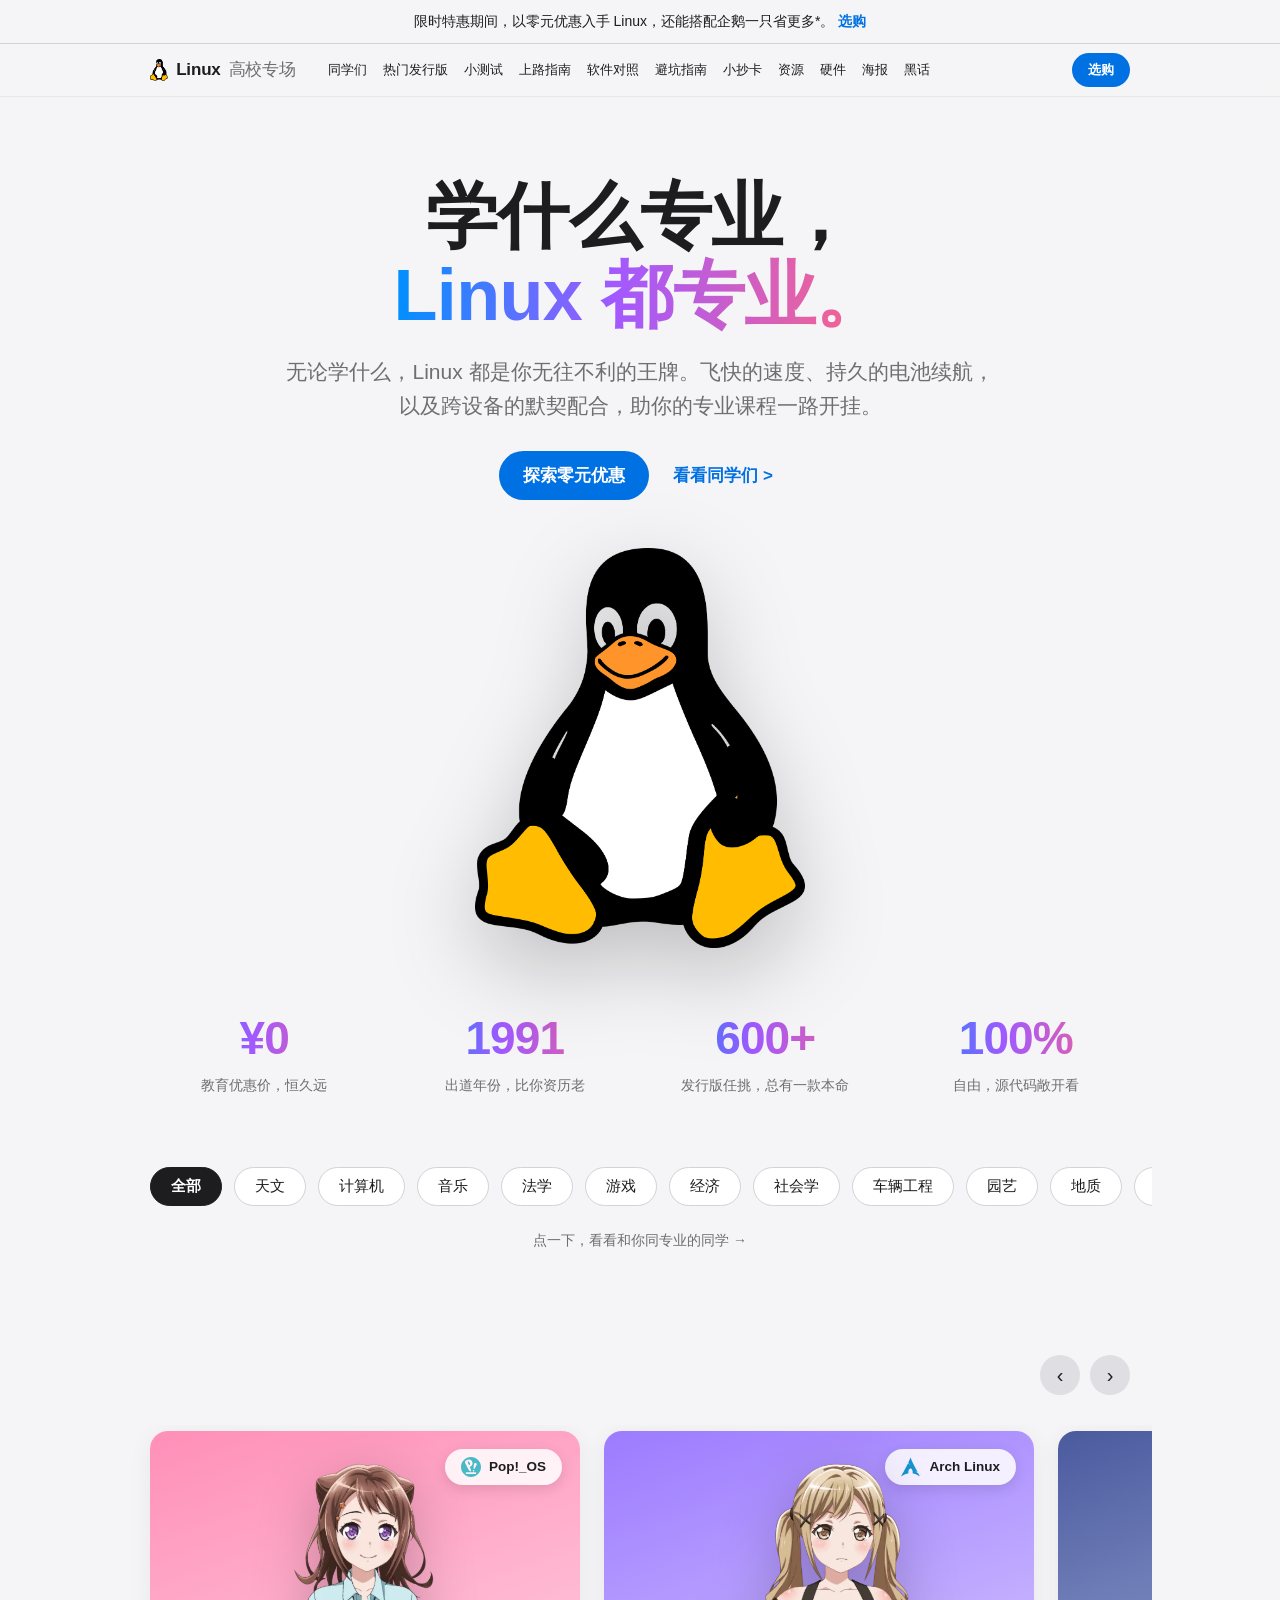
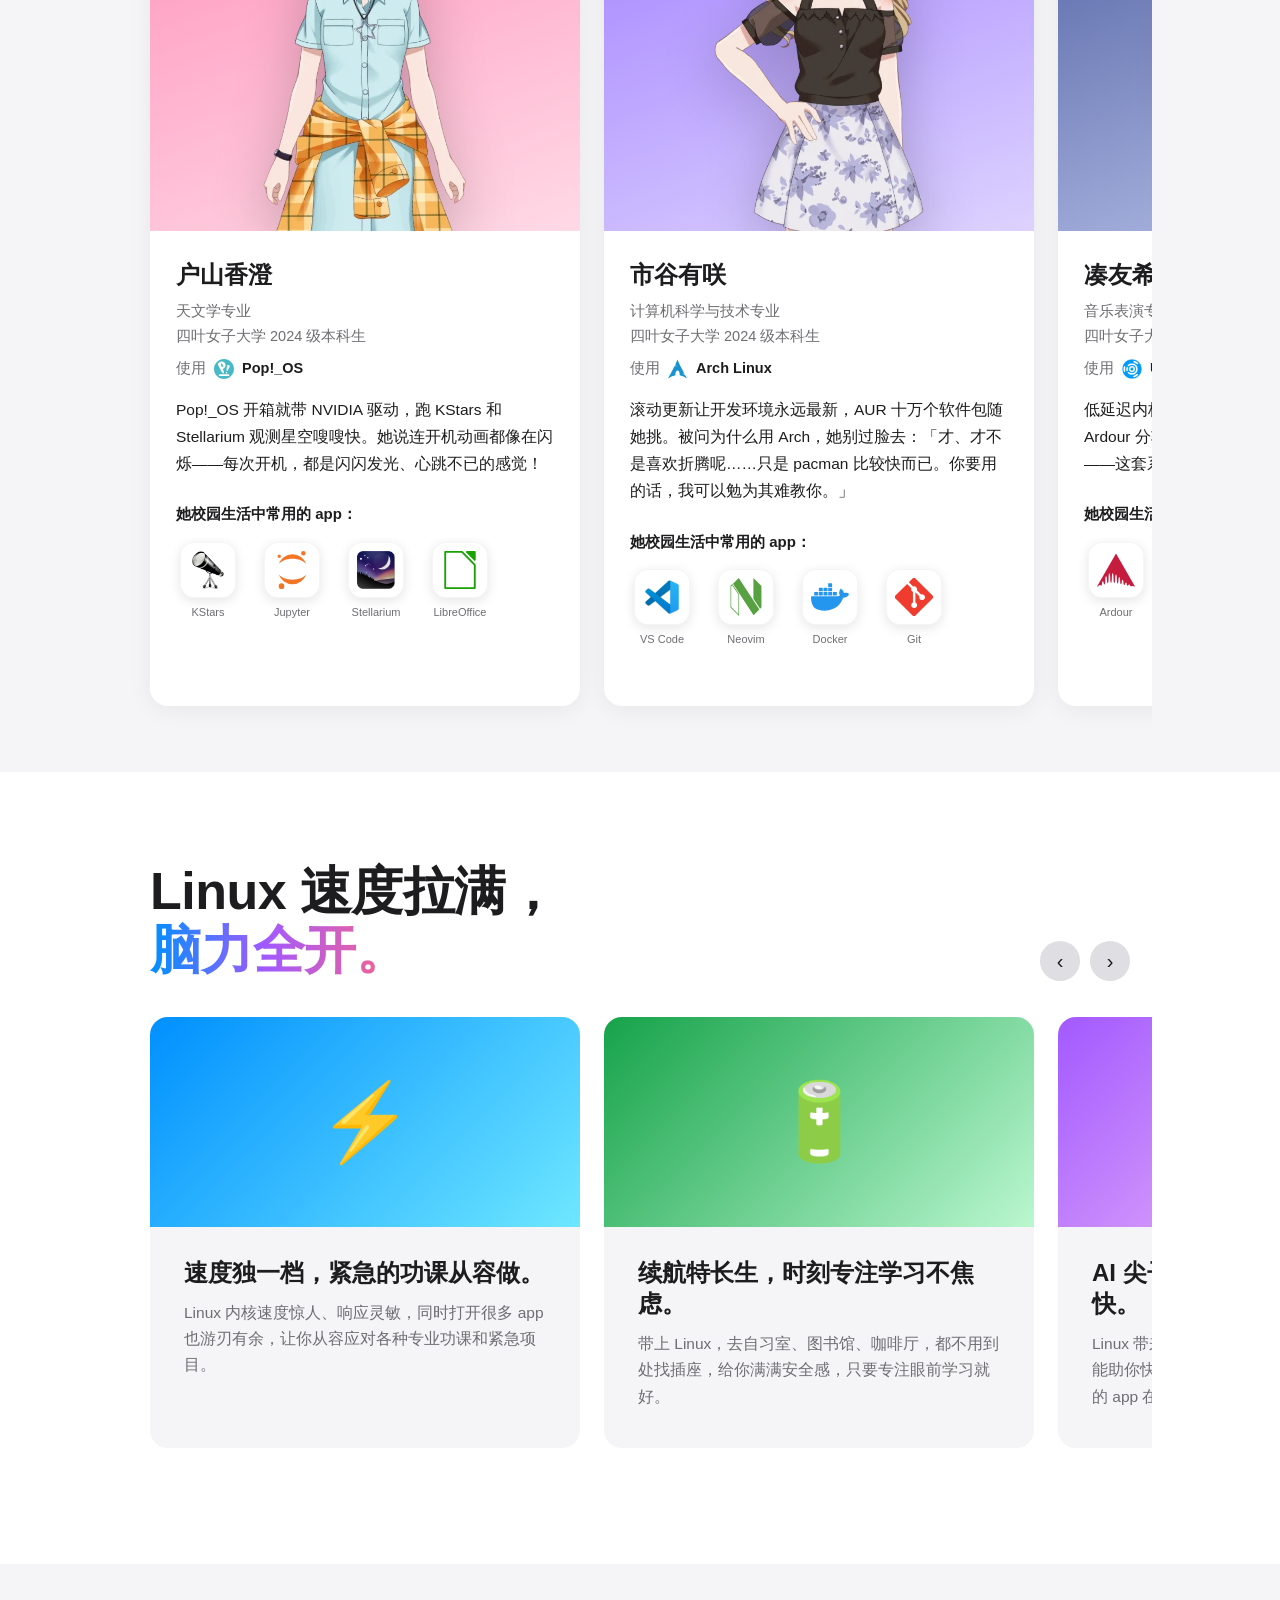
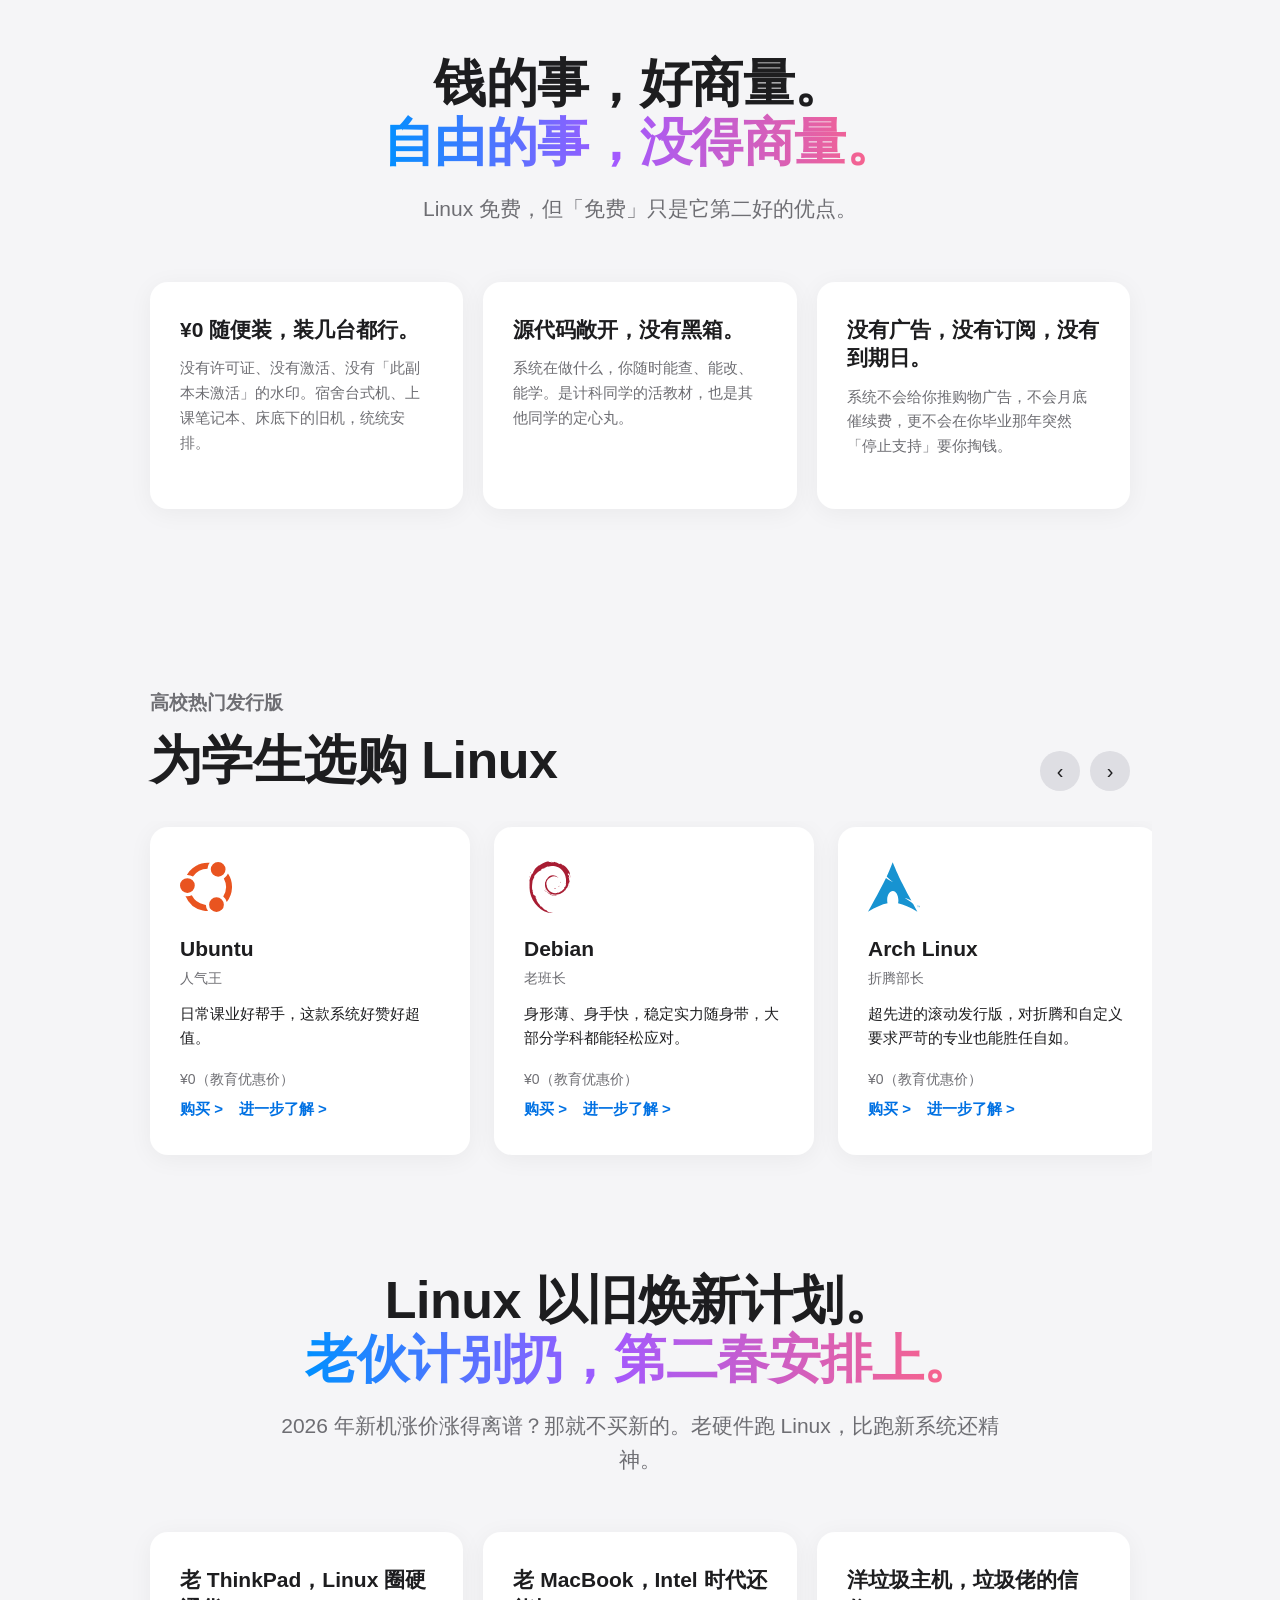
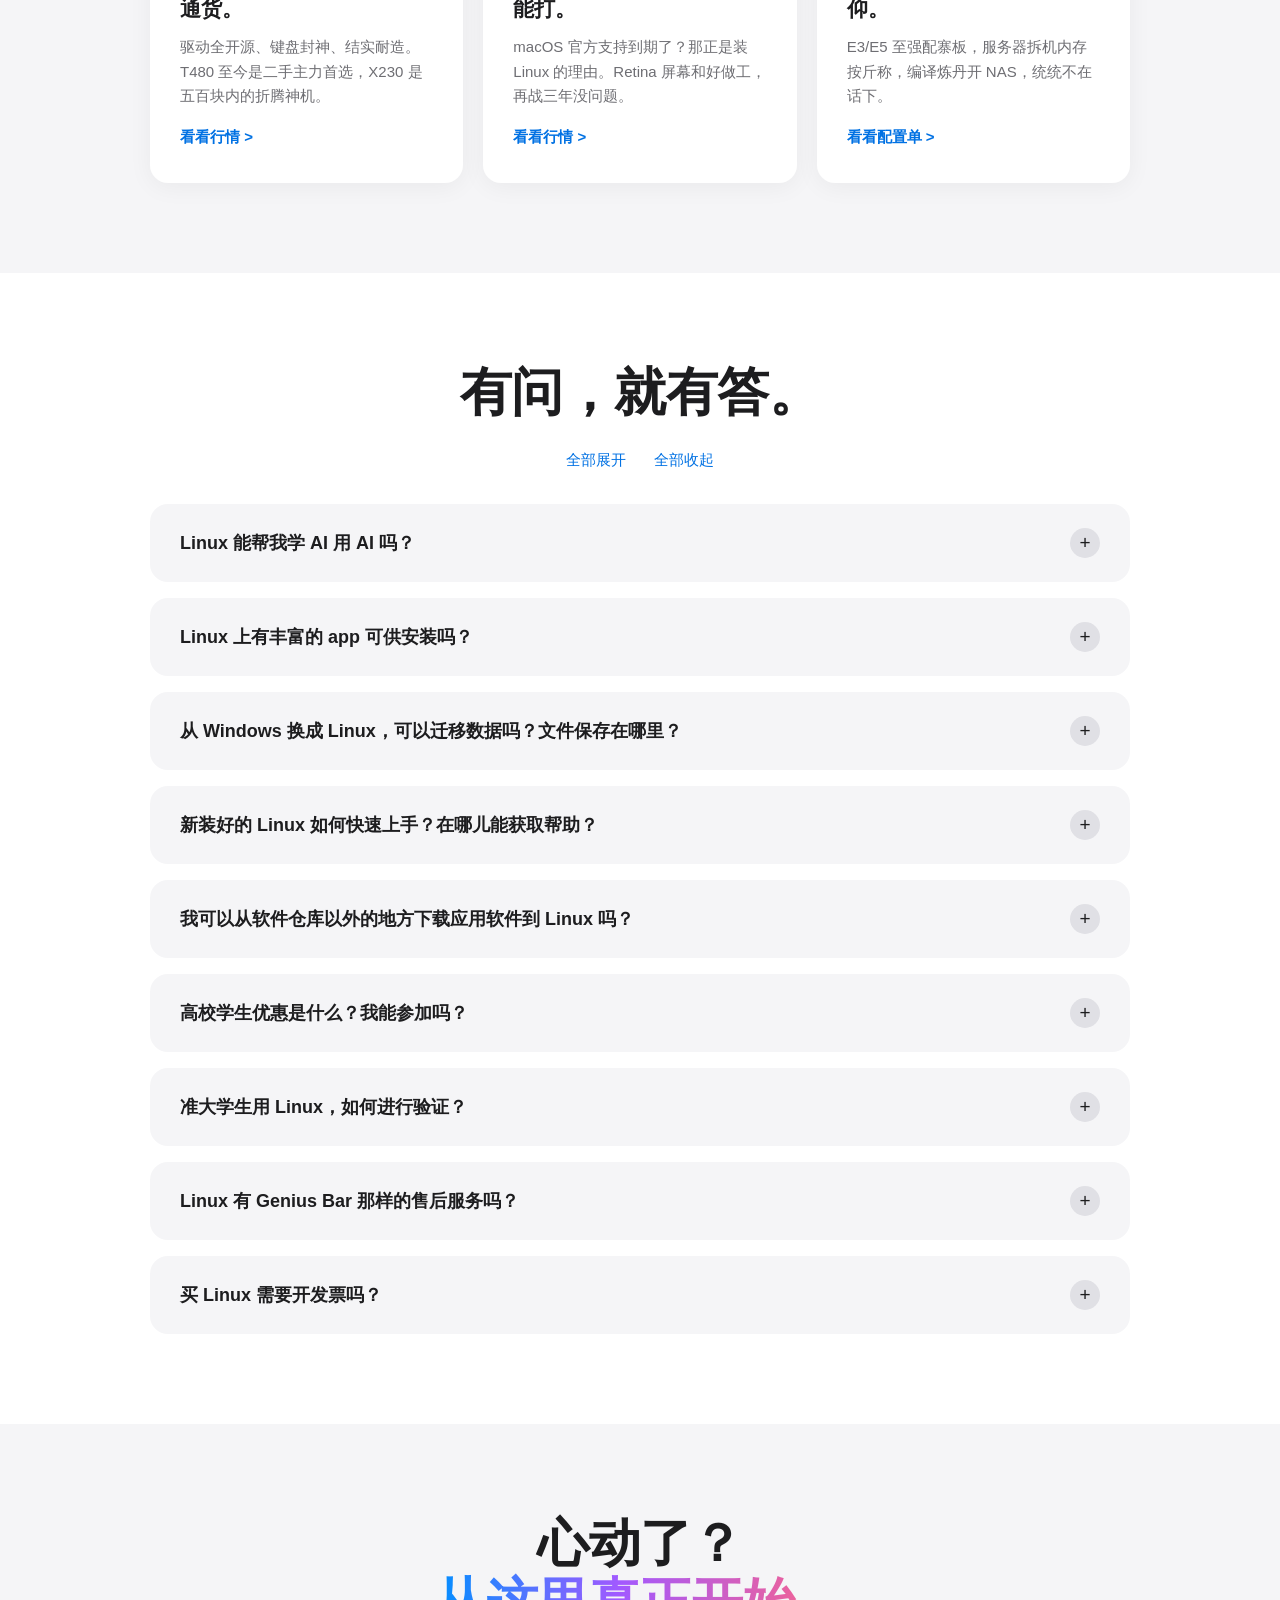
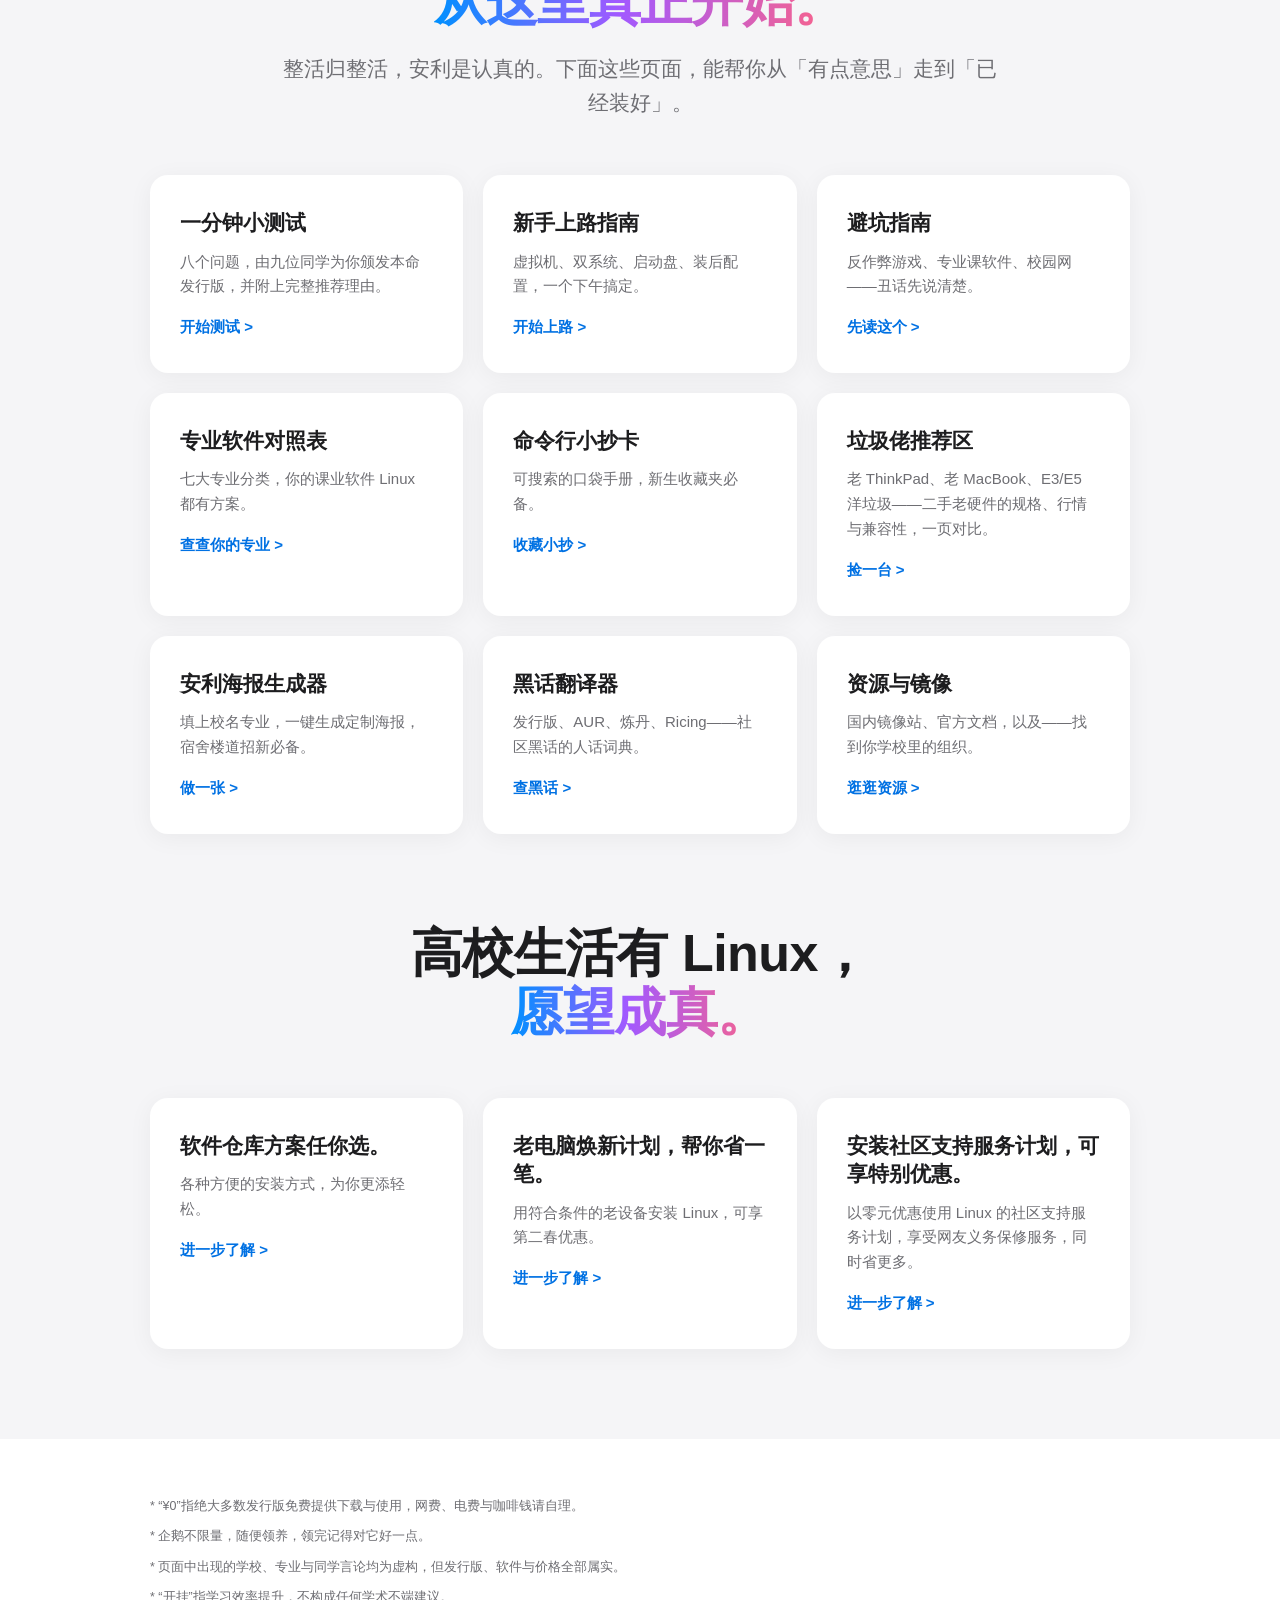
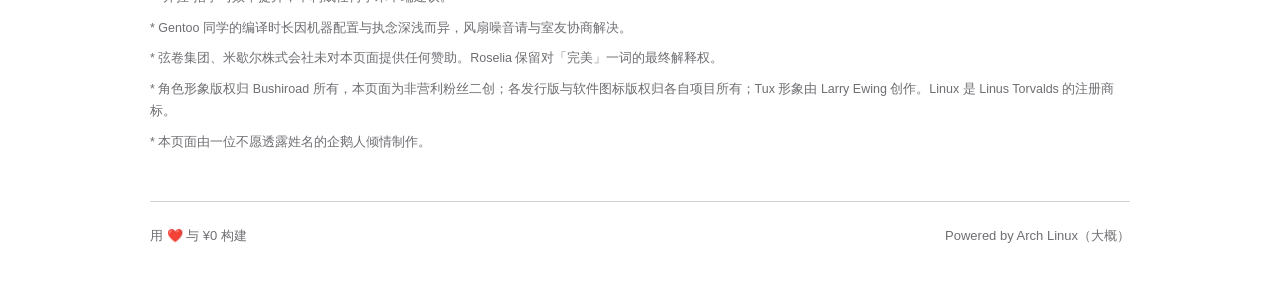
<file: index.html>
<!DOCTYPE html>
<html lang="zh-CN">
<head>
<meta charset="UTF-8">
<meta name="viewport" content="width=device-width, initial-scale=1.0">
<title>Linux 高校专场 - 学什么专业，Linux 都专业</title>
<meta name="description" content="向高校生安利 Linux 的整活但认真的网站：苹果官网风首页、发行版小测试、上路指南、软件对照、避坑指南与命令行小抄。">
<meta property="og:title" content="Linux 高校专场 - 学什么专业，Linux 都专业">
<meta property="og:description" content="向高校生安利 Linux：飞快的速度、白嫖的价格，以及九位同学的倾情代言。">
<meta property="og:type" content="website">
<meta property="og:url" content="https://linuxedu.space/">
<meta property="og:image" content="https://linuxedu.space/img/tux.png">
<link rel="icon" href="data:image/svg+xml,<svg xmlns='http://www.w3.org/2000/svg' viewBox='0 0 100 100'><text y='.9em' font-size='90'>🐧</text></svg>">
<style>
:root{
  --bg:#f5f5f7;
  --text:#1d1d1f;
  --text-2:#6e6e73;
  --blue:#0071e3;
  --radius:18px;
  --maxw:1024px;
  --grad:linear-gradient(90deg,#0090ff 0%,#a259ff 45%,#ff6482 100%);
}
*{margin:0;padding:0;box-sizing:border-box;}
html{scroll-behavior:smooth;}
body{
  font-family:-apple-system,BlinkMacSystemFont,"SF Pro SC","PingFang SC","Noto Sans SC","Microsoft YaHei",sans-serif;
  background:var(--bg);
  color:var(--text);
  -webkit-font-smoothing:antialiased;
  line-height:1.5;
}
a{color:var(--blue);text-decoration:none;}
a:hover{text-decoration:underline;}
img{max-width:100%;-webkit-user-drag:none;user-select:none;}
.wrap{max-width:var(--maxw);margin:0 auto;padding:0 22px;}
.eyebrow{font-size:19px;font-weight:600;color:var(--text-2);margin-bottom:14px;}
h1{font-size:clamp(40px,6.4vw,72px);font-weight:700;line-height:1.1;letter-spacing:-.01em;}
h2{font-size:clamp(30px,4.6vw,52px);font-weight:700;line-height:1.14;letter-spacing:-.01em;}
.sub{font-size:clamp(17px,2.2vw,21px);color:var(--text-2);max-width:720px;margin:20px auto 0;line-height:1.6;font-weight:500;}
.center{text-align:center;}
.btn{display:inline-block;background:var(--blue);color:#fff;border-radius:980px;padding:12px 24px;font-size:17px;font-weight:600;transition:background .2s,transform .15s;}
.btn:hover{background:#0077ed;text-decoration:none;transform:scale(1.02);}
.btn-ghost{display:inline-block;color:var(--blue);font-size:17px;font-weight:600;padding:12px 8px;}
.btn-ghost:hover{text-decoration:underline;}
.cta-row{margin-top:28px;display:flex;gap:16px;justify-content:center;align-items:center;flex-wrap:wrap;}
.rv{opacity:0;transform:translateY(26px);transition:opacity .7s ease,transform .7s ease;}
.rv.in{opacity:1;transform:none;}
.grad-text{background:var(--grad);-webkit-background-clip:text;background-clip:text;color:transparent;}
/* promo bar */
.promo{background:#f5f5f7;border-bottom:1px solid #d2d2d7;font-size:14px;padding:11px 16px;text-align:center;}
.promo a{font-weight:600;}
/* nav */
nav{position:sticky;top:0;z-index:100;background:rgba(245,245,247,.78);backdrop-filter:saturate(180%) blur(20px);-webkit-backdrop-filter:saturate(180%) blur(20px);border-bottom:1px solid rgba(0,0,0,.06);}
.nav-in{max-width:var(--maxw);margin:0 auto;padding:0 22px;height:52px;display:flex;align-items:center;gap:26px;}
.nav-logo{font-weight:700;font-size:17px;letter-spacing:-.01em;display:flex;align-items:center;gap:8px;}
.nav-logo img{height:22px;width:auto;}
.nav-links{display:flex;gap:16px;font-size:13px;margin-left:6px;}
.nav-links a{color:var(--text);}
.nav-links a:hover{color:#000;text-decoration:none;}
.nav-cta{margin-left:auto;background:var(--blue);color:#fff;font-size:13px;font-weight:600;border-radius:980px;padding:7px 16px;}
.nav-cta:hover{background:#0077ed;text-decoration:none;}
@media(max-width:760px){.nav-links{display:none;}}
/* hero */
.hero{padding:80px 0 30px;text-align:center;}
.hero-img{margin:48px auto 0;display:block;height:min(400px,58vw);width:auto;filter:drop-shadow(0 30px 44px rgba(0,0,0,.22));animation:float 5s ease-in-out infinite;}
@keyframes float{0%,100%{transform:translateY(0);}50%{transform:translateY(-14px);}}
/* majors chips: one row, draggable */
.majors{padding:56px 0 24px;}
.chips{display:flex;flex-wrap:nowrap;gap:12px;overflow-x:auto;scrollbar-width:none;-webkit-overflow-scrolling:touch;margin:0 -22px;padding:6px 22px 20px;cursor:grab;}
.chips::-webkit-scrollbar{display:none;}
.chip{flex:0 0 auto;background:#fff;border:1px solid #d2d2d7;border-radius:980px;padding:9px 20px;font-size:15px;font-weight:500;transition:all .2s;}
.chip:hover{border-color:var(--blue);color:var(--blue);}
button.chip{font-family:inherit;cursor:pointer;color:var(--text);}
.chip.on{background:var(--text);border-color:var(--text);color:#fff;font-weight:600;}
.chip-note{text-align:center;color:var(--text-2);font-size:14px;margin-top:4px;}
.stu-hide{display:none !important;}
/* stats band */
.stats{display:grid;grid-template-columns:repeat(4,1fr);gap:22px;text-align:center;padding:26px 0 8px;}
@media(max-width:760px){.stats{grid-template-columns:repeat(2,1fr);}}
.stat b{display:block;font-size:clamp(30px,4.4vw,46px);font-weight:700;letter-spacing:-.02em;}
.stat span{font-size:14px;color:var(--text-2);}
/* horizontal carousel */
.hscroll{display:flex;gap:24px;overflow-x:auto;scroll-snap-type:x mandatory;scrollbar-width:none;-webkit-overflow-scrolling:touch;margin:30px -22px 0;padding:6px 22px 26px;scroll-padding-left:22px;cursor:grab;}
.hscroll::-webkit-scrollbar{display:none;}
.hscroll>*{flex:0 0 auto;scroll-snap-align:start;}
.dragging{cursor:grabbing !important;}
.car-head{display:flex;align-items:flex-end;justify-content:space-between;gap:20px;}
.car-head.center-head{justify-content:center;}
.car-nav{display:flex;gap:10px;}
.car-btn{width:40px;height:40px;border-radius:50%;border:none;background:#dedee3;color:#1d1d1f;font-size:20px;line-height:1;cursor:pointer;transition:background .2s;}
.car-btn:hover{background:#cfcfd6;}
@media(max-width:760px){.car-nav{display:none;}}
/* students */
.students{padding:80px 0 40px;}
.hscroll>.stu{flex:0 0 min(430px,87vw);}
.stu{background:#fff;border-radius:var(--radius);overflow:hidden;box-shadow:0 4px 24px rgba(0,0,0,.06);display:flex;flex-direction:column;}
.stu-photo{height:400px;display:flex;align-items:flex-end;justify-content:center;overflow:hidden;position:relative;}
.stu-photo img{height:92%;width:auto;object-fit:contain;filter:drop-shadow(0 16px 28px rgba(0,0,0,.22));pointer-events:none;}
.stu-photo .distro-badge{position:absolute;right:18px;top:18px;background:rgba(255,255,255,.86);backdrop-filter:blur(8px);border-radius:980px;padding:8px 16px;font-size:13.5px;font-weight:700;display:flex;align-items:center;gap:8px;box-shadow:0 4px 14px rgba(0,0,0,.12);}
.stu-photo .distro-badge img{height:20px;width:auto;filter:none;}
.stu-body{flex:1;padding:26px 26px 32px;}
.stu-name{font-size:24px;font-weight:700;}
.stu-meta{font-size:14.5px;color:var(--text-2);margin-top:6px;line-height:1.7;}
.stu-use{margin-top:10px;font-size:14.5px;color:var(--text-2);display:flex;align-items:center;gap:8px;}
.stu-use img{height:20px;width:auto;}
.stu-use b{color:var(--text);}
.stu-desc{font-size:15.5px;margin-top:16px;line-height:1.75;}
.stu-apps{margin-top:26px;}
.stu-apps .lbl{font-size:15px;font-weight:600;margin-bottom:16px;}
.app-row{display:flex;gap:20px;flex-wrap:wrap;}
.app{display:flex;flex-direction:column;align-items:center;gap:8px;width:64px;}
.app .tile{width:56px;height:56px;border-radius:14px;background:#fff;box-shadow:0 3px 12px rgba(0,0,0,.10),inset 0 0 0 1px rgba(0,0,0,.04);display:flex;align-items:center;justify-content:center;padding:9px;transition:transform .2s,box-shadow .2s;}
.app .tile:hover{transform:translateY(-3px);box-shadow:0 8px 20px rgba(0,0,0,.14);}
.app .tile img{width:100%;height:100%;object-fit:contain;pointer-events:none;}
.app span{font-size:11px;color:var(--text-2);text-align:center;line-height:1.25;}
@media(max-width:760px){.stu-photo{height:330px;}}
/* features */
.features{background:#fff;padding:90px 0;}
.hscroll>.feat{flex:0 0 min(430px,86vw);}
.feat{background:var(--bg);border-radius:var(--radius);overflow:hidden;display:flex;flex-direction:column;}
.feat .pic{height:210px;display:flex;align-items:center;justify-content:center;font-size:76px;}
.feat .txt{padding:30px 34px 38px;flex:1;}
.feat h3{font-size:24px;font-weight:700;line-height:1.3;margin-bottom:12px;}
.feat p{color:var(--text-2);font-size:15.5px;line-height:1.7;}
/* distros */
.distros{padding:90px 0;}
.hscroll>.distro{flex:0 0 min(320px,80vw);}
.distro{background:#fff;border-radius:var(--radius);padding:34px 30px;box-shadow:0 4px 24px rgba(0,0,0,.05);transition:transform .25s,box-shadow .25s;display:flex;flex-direction:column;}
.distro:hover{transform:translateY(-5px);box-shadow:0 14px 38px rgba(0,0,0,.10);}
.distro .logo{height:52px;display:flex;align-items:center;margin-bottom:20px;}
.distro .logo img{max-height:52px;max-width:150px;object-fit:contain;}
.distro h4{font-size:21px;font-weight:700;margin-bottom:4px;}
.distro h4 a{color:var(--text);}
.distro .tag{font-size:14px;color:var(--text-2);margin-bottom:14px;}
.distro p{font-size:14.5px;color:var(--text);line-height:1.65;flex:1;}
.buy{margin-top:18px;font-size:14px;color:var(--text-2);}
.buy .links{margin-top:8px;display:flex;gap:16px;font-size:15px;font-weight:600;}
/* faq */
.faq{background:#fff;padding:90px 0;}
.faq-controls{display:flex;gap:20px;justify-content:center;margin-top:24px;}
.faq-controls button{background:none;border:none;color:var(--blue);font-size:15px;cursor:pointer;font-family:inherit;padding:4px;}
.faq-controls button:hover{text-decoration:underline;}
.faq-item{background:var(--bg);border-radius:var(--radius);margin-top:16px;overflow:hidden;}
.faq-q{width:100%;display:flex;align-items:center;justify-content:space-between;gap:16px;background:none;border:none;padding:24px 30px;font-size:18px;font-weight:700;text-align:left;cursor:pointer;color:var(--text);font-family:inherit;}
.faq-q .ic{flex:0 0 auto;width:30px;height:30px;border-radius:50%;background:#e0e0e5;display:flex;align-items:center;justify-content:center;font-size:19px;font-weight:400;transition:transform .32s ease;user-select:none;}
.faq-item.open .faq-q .ic{transform:rotate(45deg);}
.faq-a{display:grid;grid-template-rows:0fr;transition:grid-template-rows .35s ease;}
.faq-item.open .faq-a{grid-template-rows:1fr;}
.faq-a>div{overflow:hidden;}
.faq-a p{padding:0 30px 26px;font-size:15.5px;color:var(--text-2);line-height:1.75;}
/* final promos */
.final{padding:90px 0;}
.promo3{display:grid;grid-template-columns:repeat(3,1fr);gap:20px;margin-top:56px;text-align:left;}
@media(max-width:760px){.promo3{grid-template-columns:1fr;}}
.pcard{background:#fff;border-radius:var(--radius);padding:34px 30px;box-shadow:0 4px 24px rgba(0,0,0,.05);}
.pcard h4{font-size:21px;font-weight:700;line-height:1.35;margin-bottom:12px;}
.pcard p{font-size:15px;color:var(--text-2);line-height:1.65;margin-bottom:16px;}
.pcard a{font-size:15px;font-weight:600;}
/* footer */
footer{background:#fff;}
.legal{padding:56px 0 40px;font-size:12.5px;color:var(--text-2);line-height:1.8;}
.legal p{margin-bottom:8px;}
.footer-bar{border-top:1px solid #d2d2d7;padding:24px 0 36px;font-size:13px;color:var(--text-2);display:flex;justify-content:space-between;flex-wrap:wrap;gap:12px;}
</style>
</head>
<body>

<div class="promo">限时特惠期间，以零元优惠入手 Linux，还能搭配企鹅一只省更多*。 <a href="#distros">选购</a></div>

<nav>
  <div class="nav-in">
    <div class="nav-logo"><img src="img/tux.png" alt="Tux">Linux <span style="font-weight:400;color:#6e6e73">高校专场</span></div>
    <div class="nav-links">
      <a href="#students">同学们</a>
      <a href="#distros">热门发行版</a>
      <a href="quiz">小测试</a>
      <a href="guide">上路指南</a>
      <a href="apps">软件对照</a>
      <a href="honest">避坑指南</a>
      <a href="cheatsheet">小抄卡</a>
      <a href="resources">资源</a>
      <a href="hardware">硬件</a>
      <a href="poster">海报</a>
      <a href="jargon">黑话</a>
    </div>
    <a class="nav-cta" href="#distros">选购</a>
  </div>
</nav>

<header class="hero">
  <div class="wrap">
    <h1 class="rv">学什么专业，<br><span class="grad-text">Linux 都专业。</span></h1>
    <p class="sub rv">无论学什么，Linux 都是你无往不利的王牌。飞快的速度、持久的电池续航，以及跨设备的默契配合，助你的专业课程一路开挂。</p>
    <div class="cta-row rv">
      <a class="btn" href="#distros">探索零元优惠</a>
      <a class="btn-ghost" href="#students">看看同学们 &gt;</a>
    </div>
    <img class="hero-img rv" src="img/tux.png" alt="Linux 吉祥物 Tux">
  </div>
</header>

<section class="sec-stats">
  <div class="wrap">
    <div class="stats rv">
      <div class="stat"><b class="grad-text">¥0</b><span>教育优惠价，恒久远</span></div>
      <div class="stat"><b class="grad-text">1991</b><span>出道年份，比你资历老</span></div>
      <div class="stat"><b class="grad-text">600+</b><span>发行版任挑，总有一款本命</span></div>
      <div class="stat"><b class="grad-text">100%</b><span>自由，源代码敞开看</span></div>
    </div>
  </div>
</section>

<section class="majors" id="majors">
  <div class="wrap">
    <div class="chips rv" id="major-chips">
      <button class="chip on" data-m="all">全部</button><button class="chip" data-m="astro">天文</button><button class="chip" data-m="cs">计算机</button><button class="chip" data-m="music">音乐</button><button class="chip" data-m="law">法学</button><button class="chip" data-m="game">游戏</button><button class="chip" data-m="econ">经济</button><button class="chip" data-m="audio">社会学</button><button class="chip" data-m="media">车辆工程</button><button class="chip" data-m="horti">园艺</button><button class="chip" data-m="geo">地质</button><button class="chip" data-m="jour">新闻传播</button><button class="chip" data-m="se">软件工程</button><button class="chip" data-m="sec">网络空间安全</button><button class="chip" data-m="fashion">服装设计</button><button class="chip" data-m="food">食品科学</button><button class="chip" data-m="animal">动物科学</button>
    </div>
    <p class="chip-note rv">点一下，看看和你同专业的同学 →</p>
  </div>
</section>
<section class="students" id="students">
  <div class="wrap">
    <div class="car-head rv" style="justify-content:flex-end;">
      <div class="car-nav"><button class="car-btn" data-target="stu-scroll" data-dir="-1" aria-label="向左">‹</button><button class="car-btn" data-target="stu-scroll" data-dir="1" aria-label="向右">›</button></div>
    </div>
    <div class="hscroll" id="stu-scroll">

    <div class="stu rv" data-major="astro">
      <div class="stu-photo" style="background:linear-gradient(160deg,#ff8fb8,#ffd9e6);">
        <span class="distro-badge"><img src="img/icons/popos.svg" alt="">Pop!_OS</span>
        <img loading="lazy" decoding="async" src="img/char/kasumi.webp" alt="户山香澄">
      </div>
      <div class="stu-body">
        <div class="stu-name">户山香澄</div>
        <div class="stu-meta">天文学专业<br>四叶女子大学 2024 级本科生</div>
        <div class="stu-use">使用 <img src="img/icons/popos.svg" alt=""><b>Pop!_OS</b></div>
        <p class="stu-desc">Pop!_OS 开箱就带 NVIDIA 驱动，跑 KStars 和 Stellarium 观测星空嗖嗖快。她说连开机动画都像在闪烁——每次开机，都是闪闪发光、心跳不已的感觉！</p>
        <div class="stu-apps"><div class="lbl">她校园生活中常用的 app：</div>
          <div class="app-row">
            <div class="app"><a class="tile" href="https://edu.kde.org/kstars/" target="_blank" rel="noopener"><img src="img/icons/org.kde.kstars.png" alt="KStars"></a><span>KStars</span></div>
            <div class="app"><a class="tile" href="https://jupyter.org" target="_blank" rel="noopener"><img src="img/icons/jupyter.svg" alt="Jupyter"></a><span>Jupyter</span></div>
            <div class="app"><a class="tile" href="https://stellarium.org" target="_blank" rel="noopener"><img src="img/icons/org.stellarium.Stellarium.png" alt="Stellarium"></a><span>Stellarium</span></div>
            <div class="app"><a class="tile" href="https://www.libreoffice.org" target="_blank" rel="noopener"><img src="img/icons/libreoffice.svg" alt="LibreOffice"></a><span>LibreOffice</span></div>
          </div>
        </div>
      </div>
    </div>

    <div class="stu rv" data-major="cs">
      <div class="stu-photo" style="background:linear-gradient(160deg,#9d7bff,#ddd2ff);">
        <span class="distro-badge"><img src="img/icons/archlinux.svg" alt="">Arch Linux</span>
        <img loading="lazy" decoding="async" src="img/char/arisa.webp" alt="市谷有咲">
      </div>
      <div class="stu-body">
        <div class="stu-name">市谷有咲</div>
        <div class="stu-meta">计算机科学与技术专业<br>四叶女子大学 2024 级本科生</div>
        <div class="stu-use">使用 <img src="img/icons/archlinux.svg" alt=""><b>Arch Linux</b></div>
        <p class="stu-desc">滚动更新让开发环境永远最新，AUR 十万个软件包随她挑。被问为什么用 Arch，她别过脸去：「才、才不是喜欢折腾呢……只是 pacman 比较快而已。你要用的话，我可以勉为其难教你。」</p>
        <div class="stu-apps"><div class="lbl">她校园生活中常用的 app：</div>
          <div class="app-row">
            <div class="app"><a class="tile" href="https://code.visualstudio.com" target="_blank" rel="noopener"><img src="img/icons/com.visualstudio.code.png" alt="VS Code"></a><span>VS Code</span></div>
            <div class="app"><a class="tile" href="https://neovim.io" target="_blank" rel="noopener"><img src="img/icons/neovim.svg" alt="Neovim"></a><span>Neovim</span></div>
            <div class="app"><a class="tile" href="https://www.docker.com" target="_blank" rel="noopener"><img src="img/icons/docker.svg" alt="Docker"></a><span>Docker</span></div>
            <div class="app"><a class="tile" href="https://git-scm.com" target="_blank" rel="noopener"><img src="img/icons/git.svg" alt="Git"></a><span>Git</span></div>
          </div>
        </div>
      </div>
    </div>

    <div class="stu rv" data-major="music">
      <div class="stu-photo" style="background:linear-gradient(160deg,#4a5a9e,#b9c3ea);">
        <span class="distro-badge"><img src="img/icons/ubuntustudio.png" alt="">Ubuntu Studio</span>
        <img loading="lazy" decoding="async" src="img/char/yukina.webp" alt="凑友希那">
      </div>
      <div class="stu-body">
        <div class="stu-name">凑友希那</div>
        <div class="stu-meta">音乐表演专业（声乐方向）<br>四叶女子大学 2023 级本科生</div>
        <div class="stu-use">使用 <img src="img/icons/ubuntustudio.png" alt=""><b>Ubuntu Studio</b></div>
        <p class="stu-desc">低延迟内核配合 PipeWire，录音监听毫无迟滞。从 Ardour 分轨混音到最终母带导出，每一步都必须完美——这套系统，配得上 Roselia 的音乐。</p>
        <div class="stu-apps"><div class="lbl">她校园生活中常用的 app：</div>
          <div class="app-row">
            <div class="app"><a class="tile" href="https://ardour.org" target="_blank" rel="noopener"><img src="img/icons/ardour.svg" alt="Ardour"></a><span>Ardour</span></div>
            <div class="app"><a class="tile" href="https://www.audacityteam.org" target="_blank" rel="noopener"><img src="img/icons/audacity.svg" alt="Audacity"></a><span>Audacity</span></div>
            <div class="app"><a class="tile" href="https://kx.studio/Applications:Carla" target="_blank" rel="noopener"><img src="img/icons/studio.kx.carla.png" alt="Carla"></a><span>Carla</span></div>
            <div class="app"><a class="tile" href="https://musescore.org" target="_blank" rel="noopener"><img src="img/icons/musescore.png" alt="MuseScore"></a><span>MuseScore</span></div>
          </div>
        </div>
      </div>
    </div>

    <div class="stu rv" data-major="law">
      <div class="stu-photo" style="background:linear-gradient(160deg,#1fa3c7,#bdeaf6);">
        <span class="distro-badge"><img src="img/icons/debian.svg" alt="">Debian</span>
        <img loading="lazy" decoding="async" src="img/char/sayo.webp" alt="冰川纱夜">
      </div>
      <div class="stu-body">
        <div class="stu-name">冰川纱夜</div>
        <div class="stu-meta">法学专业<br>庆鹏女子大学 2023 级本科生</div>
        <div class="stu-use">使用 <img src="img/icons/debian.svg" alt=""><b>Debian</b></div>
        <p class="stu-desc">Stable 分支三十年如一日，一切行为都有据可查，像法条一样严谨可预期。三年不出一次意外。她说，系统和人一样——守规矩，才值得信赖。</p>
        <div class="stu-apps"><div class="lbl">她校园生活中常用的 app：</div>
          <div class="app-row">
            <div class="app"><a class="tile" href="https://www.libreoffice.org" target="_blank" rel="noopener"><img src="img/icons/libreoffice.svg" alt="LibreOffice"></a><span>LibreOffice</span></div>
            <div class="app"><a class="tile" href="https://www.zotero.org" target="_blank" rel="noopener"><img src="img/icons/zotero.svg" alt="Zotero"></a><span>Zotero</span></div>
            <div class="app"><a class="tile" href="https://apps.ankiweb.net" target="_blank" rel="noopener"><img src="img/icons/anki.svg" alt="Anki"></a><span>Anki</span></div>
            <div class="app"><a class="tile" href="https://okular.kde.org" target="_blank" rel="noopener"><img src="img/icons/org.kde.okular.png" alt="Okular"></a><span>Okular</span></div>
          </div>
        </div>
      </div>
    </div>

    <div class="stu rv" data-major="game">
      <div class="stu-photo" style="background:linear-gradient(160deg,#7c3aed,#e9c2ff);">
        <span class="distro-badge"><img src="img/icons/bazzite.svg" alt="">Bazzite</span>
        <img loading="lazy" decoding="async" src="img/char/ako.webp" alt="宇田川亚子">
      </div>
      <div class="stu-body">
        <div class="stu-name">宇田川亚子</div>
        <div class="stu-meta">数字媒体技术专业（游戏方向）<br>四叶女子大学 2024 级本科生</div>
        <div class="stu-use">使用 <img src="img/icons/bazzite.svg" alt=""><b>Bazzite</b></div>
        <p class="stu-desc">类 SteamOS 的不可变游戏系统，Steam 与 Proton 预装，3A 大作点开即玩，折腾坏了一键回滚。「呼呼呼……汝可知晓，Proton 乃是连通异世界之门的禁咒！大魔姬亚子，于 Linux 之领域降临——！」</p>
        <div class="stu-apps"><div class="lbl">她校园生活中常用的 app：</div>
          <div class="app-row">
            <div class="app"><a class="tile" href="https://store.steampowered.com" target="_blank" rel="noopener"><img src="img/icons/steam.svg" alt="Steam"></a><span>Steam</span></div>
            <div class="app"><a class="tile" href="https://www.protondb.com" target="_blank" rel="noopener"><img src="img/icons/protondb.svg" alt="ProtonDB"></a><span>ProtonDB</span></div>
            <div class="app"><a class="tile" href="https://obsproject.com" target="_blank" rel="noopener"><img src="img/icons/obsstudio.svg" alt="OBS Studio"></a><span>OBS Studio</span></div>
            <div class="app"><a class="tile" href="https://www.blender.org" target="_blank" rel="noopener"><img src="img/icons/blender.svg" alt="Blender"></a><span>Blender</span></div>
          </div>
        </div>
      </div>
    </div>

    <div class="stu rv" data-major="econ">
      <div class="stu-photo" style="background:linear-gradient(160deg,#f5b301,#ffedb0);">
        <span class="distro-badge"><img src="img/icons/nixos.svg" alt="">NixOS</span>
        <img loading="lazy" decoding="async" src="img/char/kokoro.webp" alt="弦卷心">
      </div>
      <div class="stu-body">
        <div class="stu-name">弦卷心</div>
        <div class="stu-meta">经济学专业<br>四叶女子大学 2024 级本科生</div>
        <div class="stu-use">使用 <img src="img/icons/nixos.svg" alt=""><b>NixOS</b></div>
        <p class="stu-desc">她把整套系统写进一份 configuration.nix，无论重建多少次，环境都一模一样地复现。「把幸福写进配置文件，每次开机笑容都如期而至——这就是最棒的经济学！」</p>
        <div class="stu-apps"><div class="lbl">她校园生活中常用的 app：</div>
          <div class="app-row">
            <div class="app"><a class="tile" href="https://www.r-project.org" target="_blank" rel="noopener"><img src="img/icons/r.svg" alt="R"></a><span>R</span></div>
            <div class="app"><a class="tile" href="https://octave.org" target="_blank" rel="noopener"><img src="img/icons/octave.svg" alt="Octave"></a><span>Octave</span></div>
            <div class="app"><a class="tile" href="https://typst.app" target="_blank" rel="noopener"><img src="img/icons/typst.svg" alt="Typst"></a><span>Typst</span></div>
            <div class="app"><a class="tile" href="https://jupyter.org" target="_blank" rel="noopener"><img src="img/icons/jupyter.svg" alt="Jupyter"></a><span>Jupyter</span></div>
          </div>
        </div>
      </div>
    </div>

    <div class="stu rv" data-major="audio">
      <div class="stu-photo" style="background:linear-gradient(160deg,#0f766e,#a7f3d0);">
        <span class="distro-badge"><img src="img/icons/gentoo.svg" alt="">Gentoo</span>
        <img loading="lazy" decoding="async" src="img/char/maya.webp" alt="大和麻弥">
      </div>
      <div class="stu-body">
        <div class="stu-name">大和麻弥</div>
        <div class="stu-meta">社会学专业<br>庆鹏女子大学 2023 级本科生</div>
        <div class="stu-use">使用 <img src="img/icons/gentoo.svg" alt=""><b>Gentoo</b></div>
        <p class="stu-desc">每一个编译选项都由亲手调校，像调试整套 PA 系统一样令人着迷。等待编译的深夜，风扇稳定运转的声音都格外悦耳……呵呵，器材的乐趣，懂的人自然懂。</p>
        <div class="stu-apps"><div class="lbl">她校园生活中常用的 app：</div>
          <div class="app-row">
            <div class="app"><a class="tile" href="https://ardour.org" target="_blank" rel="noopener"><img src="img/icons/ardour.svg" alt="Ardour"></a><span>Ardour</span></div>
            <div class="app"><a class="tile" href="https://gitlab.freedesktop.org/rncbc/qpwgraph" target="_blank" rel="noopener"><img src="img/icons/org.rncbc.qpwgraph.png" alt="qpwgraph"></a><span>qpwgraph</span></div>
            <div class="app"><a class="tile" href="https://github.com/wwmm/easyeffects" target="_blank" rel="noopener"><img src="img/icons/com.github.wwmm.easyeffects.png" alt="EasyEffects"></a><span>EasyEffects</span></div>
            <div class="app"><a class="tile" href="https://ffmpeg.org" target="_blank" rel="noopener"><img src="img/icons/ffmpeg.svg" alt="FFmpeg"></a><span>FFmpeg</span></div>
          </div>
        </div>
      </div>
    </div>

    <div class="stu rv" data-major="media">
      <div class="stu-photo" style="background:linear-gradient(160deg,#f472b6,#ffd9ea);">
        <span class="distro-badge"><img src="img/icons/linuxmint.svg" alt="">Linux Mint</span>
        <img loading="lazy" decoding="async" src="img/char/aya.webp" alt="丸山彩">
      </div>
      <div class="stu-body">
        <div class="stu-name">丸山彩</div>
        <div class="stu-meta">车辆工程专业<br>四叶女子大学 2023 级本科生</div>
        <div class="stu-use">使用 <img src="img/icons/linuxmint.svg" alt=""><b>Linux Mint</b></div>
        <p class="stu-desc">修哇修哇——修车和修电脑是一个道理，拆开看看就知道了。Mint 开箱即用，亲切得像老朋友，录音练稿、剪片投稿全流程流畅不卡。「连我都不会把它弄崩，是真的稳！」……诶？这话听起来好像哪里不对？</p>
        <div class="stu-apps"><div class="lbl">她校园生活中常用的 app：</div>
          <div class="app-row">
            <div class="app"><a class="tile" href="https://www.audacityteam.org" target="_blank" rel="noopener"><img src="img/icons/audacity.svg" alt="Audacity"></a><span>Audacity</span></div>
            <div class="app"><a class="tile" href="https://kdenlive.org" target="_blank" rel="noopener"><img src="img/icons/kdenlive.svg" alt="Kdenlive"></a><span>Kdenlive</span></div>
            <div class="app"><a class="tile" href="https://obsproject.com" target="_blank" rel="noopener"><img src="img/icons/obsstudio.svg" alt="OBS Studio"></a><span>OBS Studio</span></div>
            <div class="app"><a class="tile" href="https://www.gimp.org" target="_blank" rel="noopener"><img src="img/icons/gimp.svg" alt="GIMP"></a><span>GIMP</span></div>
          </div>
        </div>
      </div>
    </div>

    <div class="stu rv" data-major="horti">
      <div class="stu-photo" style="background:linear-gradient(160deg,#dc2626,#ffc9c9);">
        <span class="distro-badge"><img src="img/icons/opensuse.svg" alt="">openSUSE</span>
        <img loading="lazy" decoding="async" src="img/char/ran.webp" alt="美竹兰">
      </div>
      <div class="stu-body">
        <div class="stu-name">美竹兰</div>
        <div class="stu-meta">园艺专业<br>庆鹏女子大学 2024 级本科生</div>
        <div class="stu-use">使用 <img src="img/icons/opensuse.svg" alt=""><b>openSUSE</b></div>
        <p class="stu-desc">家里花道教室的官网，就是她在 Tumbleweed 上亲手搭的。YaST 一出手，配置全都有。至于为什么选它——「变色龙和绿叶，很配吧。跟平常一样就好。」</p>
        <div class="stu-apps"><div class="lbl">她校园生活中常用的 app：</div>
          <div class="app-row">
            <div class="app"><a class="tile" href="https://inkscape.org" target="_blank" rel="noopener"><img src="img/icons/inkscape.svg" alt="Inkscape"></a><span>Inkscape</span></div>
            <div class="app"><a class="tile" href="https://www.gimp.org" target="_blank" rel="noopener"><img src="img/icons/gimp.svg" alt="GIMP"></a><span>GIMP</span></div>
            <div class="app"><a class="tile" href="https://www.mozilla.org/firefox" target="_blank" rel="noopener"><img src="img/icons/firefox.svg" alt="Firefox"></a><span>Firefox</span></div>
            <div class="app"><a class="tile" href="https://gohugo.io" target="_blank" rel="noopener"><img src="img/icons/hugo.svg" alt="Hugo"></a><span>Hugo</span></div>
          </div>
        </div>
      </div>
    </div>

    <div class="stu rv" data-major="geo">
      <div class="stu-photo" style="background:linear-gradient(160deg,#5b7ba6,#cfe0f4);">
        <span class="distro-badge"><img src="img/icons/ubuntu.svg" alt="">Ubuntu</span>
        <img loading="lazy" decoding="async" src="img/char/tomori.webp" alt="高松燈">
      </div>
      <div class="stu-body">
        <div class="stu-name">高松燈</div>
        <div class="stu-meta">地质学专业<br>四叶女子大学 2026 级本科生</div>
        <div class="stu-use">使用 <img src="img/icons/ubuntu.svg" alt=""><b>Ubuntu</b></div>
        <p class="stu-desc">人气王不是白叫的：教程最多、社区最大，迷路了也永远有人接住你。她在歌词本里写——「就算迷失方向，也想和你一起前进。」迷子们的乐队叫 MyGO，迷子们的归宿叫 Ubuntu。</p>
        <div class="stu-apps"><div class="lbl">她校园生活中常用的 app：</div>
          <div class="app-row">
            <div class="app"><a class="tile" href="https://www.mozilla.org/firefox" target="_blank" rel="noopener"><img src="img/icons/firefox.svg" alt="Firefox"></a><span>Firefox</span></div>
            <div class="app"><a class="tile" href="https://www.libreoffice.org" target="_blank" rel="noopener"><img src="img/icons/libreoffice.svg" alt="LibreOffice"></a><span>LibreOffice</span></div>
            <div class="app"><a class="tile" href="https://www.zotero.org" target="_blank" rel="noopener"><img src="img/icons/zotero.svg" alt="Zotero"></a><span>Zotero</span></div>
            <div class="app"><a class="tile" href="https://jupyter.org" target="_blank" rel="noopener"><img src="img/icons/jupyter.svg" alt="Jupyter"></a><span>Jupyter</span></div>
          </div>
        </div>
      </div>
    </div>

    <div class="stu rv" data-major="jour">
      <div class="stu-photo" style="background:linear-gradient(160deg,#fb7185,#ffe0e6);">
        <span class="distro-badge"><img src="img/icons/fedora.svg" alt="">Fedora</span>
        <img loading="lazy" decoding="async" src="img/char/anon.webp" alt="千早愛音">
      </div>
      <div class="stu-body">
        <div class="stu-name">千早愛音</div>
        <div class="stu-meta">新闻传播专业<br>庆鹏女子大学 2026 级本科生</div>
        <div class="stu-use">使用 <img src="img/icons/fedora.svg" alt=""><b>Fedora</b></div>
        <p class="stu-desc">什么新追什么的弄潮儿：Wayland、PipeWire、最新内核，她永远全系第一个上车。桌面主题每周一换，还是朋友圈里的 Linux 种草机。「诶嘿嘿，这个版本，是我先跑起来的哦！」</p>
        <div class="stu-apps"><div class="lbl">她校园生活中常用的 app：</div>
          <div class="app-row">
            <div class="app"><a class="tile" href="https://typst.app" target="_blank" rel="noopener"><img src="img/icons/typst.svg" alt="Typst"></a><span>Typst</span></div>
            <div class="app"><a class="tile" href="https://www.mozilla.org/firefox" target="_blank" rel="noopener"><img src="img/icons/firefox.svg" alt="Firefox"></a><span>Firefox</span></div>
            <div class="app"><a class="tile" href="https://inkscape.org" target="_blank" rel="noopener"><img src="img/icons/inkscape.svg" alt="Inkscape"></a><span>Inkscape</span></div>
            <div class="app"><a class="tile" href="https://kdenlive.org" target="_blank" rel="noopener"><img src="img/icons/kdenlive.svg" alt="Kdenlive"></a><span>Kdenlive</span></div>
          </div>
        </div>
      </div>
    </div>

    <div class="stu rv" data-major="se">
      <div class="stu-photo" style="background:linear-gradient(160deg,#1a2e4a,#c9d8ee);">
        <span class="distro-badge"><img src="img/icons/alpinelinux.svg" alt="">Alpine</span>
        <img loading="lazy" decoding="async" src="img/char/sakiko.webp" alt="豊川祥子">
      </div>
      <div class="stu-body">
        <div class="stu-name">豊川祥子</div>
        <div class="stu-meta">软件工程专业<br>庆鹏女子大学 2026 级本科生</div>
        <div class="stu-use">使用 <img src="img/icons/alpinelinux.svg" alt=""><b>Alpine Linux</b></div>
        <p class="stu-desc">镜像不到 100MB，musl + OpenRC 极简透明，从 Docker 容器到路由器固件，云端处处是她的身影。家道中落后从头再来，打三份工也要亲手把系统裁到最小——「贵安。……客服？那是打工时的称呼，请忘掉。」</p>
        <div class="stu-apps"><div class="lbl">她校园生活中常用的 app：</div>
          <div class="app-row">
            <div class="app"><a class="tile" href="https://www.docker.com" target="_blank" rel="noopener"><img src="img/icons/docker.svg" alt="Docker"></a><span>Docker</span></div>
            <div class="app"><a class="tile" href="https://git-scm.com" target="_blank" rel="noopener"><img src="img/icons/git.svg" alt="Git"></a><span>Git</span></div>
            <div class="app"><a class="tile" href="https://neovim.io" target="_blank" rel="noopener"><img src="img/icons/neovim.svg" alt="Neovim"></a><span>Neovim</span></div>
            <div class="app"><a class="tile" href="https://gohugo.io" target="_blank" rel="noopener"><img src="img/icons/hugo.svg" alt="Hugo"></a><span>Hugo</span></div>
          </div>
        </div>
      </div>
    </div>

    <div class="stu rv" data-major="sec">
      <div class="stu-photo" style="background:linear-gradient(160deg,#2d2d3a,#d4d4e0);">
        <span class="distro-badge"><img src="img/icons/kalilinux.svg" alt="">Kali</span>
        <img loading="lazy" decoding="async" src="img/char/umiri.webp" alt="八幡海鈴">
      </div>
      <div class="stu-body">
        <div class="stu-name">八幡海鈴</div>
        <div class="stu-meta">网络空间安全专业<br>四叶女子大学 2026 级本科生</div>
        <div class="stu-use">使用 <img src="img/icons/kalilinux.svg" alt=""><b>Kali Linux</b></div>
        <p class="stu-desc">六百多件渗透测试工具预装，CTF 赛场和网安实验室的标配军火库。接了委托就全力以赴，工具箱永远开箱即战——「委托受理。……报酬？请我一顿烤肉就好。」</p>
        <div class="stu-apps"><div class="lbl">她校园生活中常用的 app：</div>
          <div class="app-row">
            <div class="app"><a class="tile" href="https://www.kali.org/tools/" target="_blank" rel="noopener"><img src="img/icons/kalilinux.svg" alt="Kali 工具箱"></a><span>Kali 工具箱</span></div>
            <div class="app"><a class="tile" href="https://www.docker.com" target="_blank" rel="noopener"><img src="img/icons/docker.svg" alt="Docker"></a><span>Docker</span></div>
            <div class="app"><a class="tile" href="https://git-scm.com" target="_blank" rel="noopener"><img src="img/icons/git.svg" alt="Git"></a><span>Git</span></div>
            <div class="app"><a class="tile" href="https://neovim.io" target="_blank" rel="noopener"><img src="img/icons/neovim.svg" alt="Neovim"></a><span>Neovim</span></div>
          </div>
        </div>
      </div>
    </div>

    <div class="stu rv" data-major="fashion">
      <div class="stu-photo" style="background:linear-gradient(160deg,#b54a32,#f2d7c4);">
        <span class="distro-badge"><img src="img/icons/deepin.svg" alt="">deepin</span>
        <img loading="lazy" decoding="async" src="img/char/lisa.webp" alt="今井莉莎">
      </div>
      <div class="stu-body">
        <div class="stu-name">今井莉莎</div>
        <div class="stu-meta">服装设计与工程专业<br>四叶女子大学 2023 级本科生</div>
        <div class="stu-use">使用 <img src="img/icons/deepin.svg" alt=""><b>deepin</b></div>
        <p class="stu-desc">国产发行版的颜值担当：DDE 桌面精致顺滑，中文体验开箱即用。就像她烤的曲奇和搭的衣服，细节全都打理好才端到你面前——「放心交给姐姐吧，全都帮你装好哦。」</p>
        <div class="stu-apps"><div class="lbl">她校园生活中常用的 app：</div>
          <div class="app-row">
            <div class="app"><a class="tile" href="https://www.deepin.org" target="_blank" rel="noopener"><img src="img/icons/deepin.svg" alt="深度商店"></a><span>深度商店</span></div>
            <div class="app"><a class="tile" href="https://www.mozilla.org/firefox" target="_blank" rel="noopener"><img src="img/icons/firefox.svg" alt="Firefox"></a><span>Firefox</span></div>
            <div class="app"><a class="tile" href="https://www.libreoffice.org" target="_blank" rel="noopener"><img src="img/icons/libreoffice.svg" alt="LibreOffice"></a><span>LibreOffice</span></div>
            <div class="app"><a class="tile" href="https://www.gimp.org" target="_blank" rel="noopener"><img src="img/icons/gimp.svg" alt="GIMP"></a><span>GIMP</span></div>
          </div>
        </div>
      </div>
    </div>

    <div class="stu rv" data-major="food">
      <div class="stu-photo" style="background:linear-gradient(160deg,#0d9488,#c8f2e4);">
        <span class="distro-badge"><img src="img/icons/manjaro.svg" alt="">Manjaro</span>
        <img loading="lazy" decoding="async" src="img/char/moca.webp" alt="青叶摩卡">
      </div>
      <div class="stu-body">
        <div class="stu-name">青叶摩卡</div>
        <div class="stu-meta">食品科学与工程专业<br>四叶女子大学 2024 级本科生</div>
        <div class="stu-use">使用 <img src="img/icons/manjaro.svg" alt=""><b>Manjaro</b></div>
        <p class="stu-desc">Arch 的软件生态，图形化的省心外壳：装驱动、换内核点点鼠标就好，软件包还比 Arch 多测一轮。摩卡的选择永远是不紧不慢的那一个——「慢慢来～省心一点，不是也很好嘛～」</p>
        <div class="stu-apps"><div class="lbl">她校园生活中常用的 app：</div>
          <div class="app-row">
            <div class="app"><a class="tile" href="https://manjaro.org" target="_blank" rel="noopener"><img src="img/icons/manjaro.svg" alt="Manjaro 软件商店"></a><span>软件商店</span></div>
            <div class="app"><a class="tile" href="https://www.mozilla.org/firefox" target="_blank" rel="noopener"><img src="img/icons/firefox.svg" alt="Firefox"></a><span>Firefox</span></div>
            <div class="app"><a class="tile" href="https://www.libreoffice.org" target="_blank" rel="noopener"><img src="img/icons/libreoffice.svg" alt="LibreOffice"></a><span>LibreOffice</span></div>
            <div class="app"><a class="tile" href="https://www.gimp.org" target="_blank" rel="noopener"><img src="img/icons/gimp.svg" alt="GIMP"></a><span>GIMP</span></div>
          </div>
        </div>
      </div>
    </div>

    <div class="stu rv" data-major="animal">
      <div class="stu-photo" style="background:linear-gradient(160deg,#6b8e5a,#dcebd0);">
        <span class="distro-badge"><img src="img/icons/cachyos.svg" alt="">CachyOS</span>
        <img loading="lazy" decoding="async" src="img/char/rana.webp" alt="要楽奈">
      </div>
      <div class="stu-body">
        <div class="stu-name">要楽奈</div>
        <div class="stu-meta">动物科学专业<br>四叶女子大学 2027 级本科生</div>
        <div class="stu-use">使用 <img src="img/icons/cachyos.svg" alt=""><b>CachyOS</b></div>
        <p class="stu-desc">基于 Arch 深度优化，x86-64-v3 指令集全速释放，游戏帧数直逼天花板。野良猫的选择标准只有一个：快。「……有趣的系统。跑得，好快。」</p>
        <div class="stu-apps"><div class="lbl">她校园生活中常用的 app：</div>
          <div class="app-row">
            <div class="app"><a class="tile" href="https://store.steampowered.com" target="_blank" rel="noopener"><img src="img/icons/steam.svg" alt="Steam"></a><span>Steam</span></div>
            <div class="app"><a class="tile" href="https://www.protondb.com" target="_blank" rel="noopener"><img src="img/icons/protondb.svg" alt="ProtonDB"></a><span>ProtonDB</span></div>
            <div class="app"><a class="tile" href="https://obsproject.com" target="_blank" rel="noopener"><img src="img/icons/obsstudio.svg" alt="OBS Studio"></a><span>OBS Studio</span></div>
            <div class="app"><a class="tile" href="https://www.mozilla.org/firefox" target="_blank" rel="noopener"><img src="img/icons/firefox.svg" alt="Firefox"></a><span>Firefox</span></div>
          </div>
        </div>
      </div>
    </div>

    </div>
  </div>
</section>
<section class="features" id="features">
  <div class="wrap">
    <div class="car-head rv">
      <h2>Linux 速度拉满，<br><span class="grad-text">脑力全开。</span></h2>
      <div class="car-nav"><button class="car-btn" data-target="feat-scroll" data-dir="-1" aria-label="向左">‹</button><button class="car-btn" data-target="feat-scroll" data-dir="1" aria-label="向右">›</button></div>
    </div>
    <div class="feat-grid hscroll" id="feat-scroll">
      <div class="feat rv">
        <div class="pic" style="background:linear-gradient(135deg,#0090ff,#6ee7ff);">⚡</div>
        <div class="txt">
          <h3>速度独一档，紧急的功课从容做。</h3>
          <p>Linux 内核速度惊人、响应灵敏，同时打开很多 app 也游刃有余，让你从容应对各种专业功课和紧急项目。</p>
        </div>
      </div>
      <div class="feat rv">
        <div class="pic" style="background:linear-gradient(135deg,#16a34a,#bbf7d0);">🔋</div>
        <div class="txt">
          <h3>续航特长生，时刻专注学习不焦虑。</h3>
          <p>带上 Linux，去自习室、图书馆、咖啡厅，都不用到处找插座，给你满满安全感，只要专注眼前学习就好。</p>
        </div>
      </div>
      <div class="feat rv">
        <div class="pic" style="background:linear-gradient(135deg,#a259ff,#ffd1f7);">🧪</div>
        <div class="txt">
          <h3>AI 尖子生，各种 AI 都跑得嗖嗖快。</h3>
          <p>Linux 带来惊人的速度和 AI 表现，高速内存和硬盘能助你快速存取文件，让设备端 AI 和搭载 AI 功能的 app 在 Linux 上运行得各种畅快。</p>
        </div>
      </div>
      <div class="feat rv">
        <div class="pic" style="background:linear-gradient(135deg,#ff6482,#ffe29a);">🤝</div>
        <div class="txt">
          <h3>Linux 与服务器合力出奇迹。</h3>
          <p>借助 SSH 远程连接和实时日志，在 Linux 上就能看到服务器的内容并进行操控；有了 scp 一键传输，在笔记本上写好的代码，无需额外操作，就能直接送到服务器上运行。</p>
        </div>
      </div>
      <div class="feat rv">
        <div class="pic" style="background:linear-gradient(135deg,#0ea5e9,#c4b5fd);">📱</div>
        <div class="txt">
          <h3>Linux + 手机，屏屏联手显身手。</h3>
          <p>借助 KDE Connect，你可以将手机用作 Linux 的扩展搭档，一边做作业，一边看通知。有了剪贴板同步，无论是复制还是粘贴，都能跨这两个设备无缝操作。</p>
        </div>
      </div>
      <div class="feat rv">
        <div class="pic" style="background:linear-gradient(135deg,#f59e0b,#fef08a);">🧰</div>
        <div class="txt">
          <h3>常用 App 照常用，课内课外都好用。</h3>
          <p>众多强大的系统内置 app 能满足各种所需。你常用的各款 app 在 Linux 上也都跑得顺畅。软件仓库中还有更多宝藏等你发掘，任你发挥。</p>
        </div>
      </div>
      <div class="feat rv">
        <div class="pic" style="background:linear-gradient(135deg,#475569,#cbd5e1);">🛡️</div>
        <div class="txt">
          <h3>从课堂到职场，经久耐用靠得住。</h3>
          <p>Linux 采用坚固的自由软件许可证打造，设计经久耐用，应对高校生活的种种考验不在话下，毕业后长期使用也照样可靠。</p>
        </div>
      </div>
    </div>
  </div>
</section>

<section class="final" style="padding:90px 0;">
  <div class="wrap">
    <div class="center">
      <h2 class="rv">钱的事，好商量。<br><span class="grad-text">自由的事，没得商量。</span></h2>
      <p class="sub rv">Linux 免费，但「免费」只是它第二好的优点。</p>
    </div>
    <div class="promo3">
      <div class="pcard rv"><h4>¥0 随便装，装几台都行。</h4><p>没有许可证、没有激活、没有「此副本未激活」的水印。宿舍台式机、上课笔记本、床底下的旧机，统统安排。</p></div>
      <div class="pcard rv"><h4>源代码敞开，没有黑箱。</h4><p>系统在做什么，你随时能查、能改、能学。是计科同学的活教材，也是其他同学的定心丸。</p></div>
      <div class="pcard rv"><h4>没有广告，没有订阅，没有到期日。</h4><p>系统不会给你推购物广告，不会月底催续费，更不会在你毕业那年突然「停止支持」要你掏钱。</p></div>
    </div>
  </div>
</section>

<section class="distros" id="distros">
  <div class="wrap">
    <div class="car-head rv">
      <div>
        <p class="eyebrow">高校热门发行版</p>
        <h2>为学生选购 Linux</h2>
      </div>
      <div class="car-nav"><button class="car-btn" data-target="distro-scroll" data-dir="-1" aria-label="向左">‹</button><button class="car-btn" data-target="distro-scroll" data-dir="1" aria-label="向右">›</button></div>
    </div>
    <div class="distro-grid hscroll" id="distro-scroll">
      <div class="distro rv"><a class="logo" href="https://ubuntu.com" target="_blank" rel="noopener"><img src="img/icons/ubuntu.svg" alt="Ubuntu"></a><h4><a href="https://ubuntu.com" target="_blank" rel="noopener">Ubuntu</a></h4><div class="tag">人气王</div><p>日常课业好帮手，这款系统好赞好超值。</p><div class="buy">¥0（教育优惠价）<div class="links"><a href="https://ubuntu.com/download" target="_blank" rel="noopener">购买 &gt;</a><a href="https://ubuntu.com" target="_blank" rel="noopener">进一步了解 &gt;</a></div></div></div>
      <div class="distro rv"><a class="logo" href="https://www.debian.org" target="_blank" rel="noopener"><img src="img/icons/debian.svg" alt="Debian"></a><h4><a href="https://www.debian.org" target="_blank" rel="noopener">Debian</a></h4><div class="tag">老班长</div><p>身形薄、身手快，稳定实力随身带，大部分学科都能轻松应对。</p><div class="buy">¥0（教育优惠价）<div class="links"><a href="https://www.debian.org/distrib" target="_blank" rel="noopener">购买 &gt;</a><a href="https://www.debian.org" target="_blank" rel="noopener">进一步了解 &gt;</a></div></div></div>
      <div class="distro rv"><a class="logo" href="https://archlinux.org" target="_blank" rel="noopener"><img src="img/icons/archlinux.svg" alt="Arch Linux"></a><h4><a href="https://archlinux.org" target="_blank" rel="noopener">Arch Linux</a></h4><div class="tag">折腾部长</div><p>超先进的滚动发行版，对折腾和自定义要求严苛的专业也能胜任自如。</p><div class="buy">¥0（教育优惠价）<div class="links"><a href="https://archlinux.org/download" target="_blank" rel="noopener">购买 &gt;</a><a href="https://archlinux.org" target="_blank" rel="noopener">进一步了解 &gt;</a></div></div></div>
      <div class="distro rv"><a class="logo" href="https://fedoraproject.org" target="_blank" rel="noopener"><img src="img/icons/fedora.svg" alt="Fedora"></a><h4><a href="https://fedoraproject.org" target="_blank" rel="noopener">Fedora</a></h4><div class="tag">技术委员</div><p>新技术的课代表，前沿特性第一时间尝鲜，无论文理，科科都拿手。</p><div class="buy">¥0（教育优惠价）<div class="links"><a href="https://fedoraproject.org/workstation/download" target="_blank" rel="noopener">购买 &gt;</a><a href="https://fedoraproject.org" target="_blank" rel="noopener">进一步了解 &gt;</a></div></div></div>
      <div class="distro rv"><a class="logo" href="https://linuxmint.com" target="_blank" rel="noopener"><img src="img/icons/linuxmint.svg" alt="Linux Mint"></a><h4><a href="https://linuxmint.com" target="_blank" rel="noopener">Linux Mint</a></h4><div class="tag">生活委员</div><p>开箱即用的老朋友，从别的系统搬过来，几乎不用适应期。</p><div class="buy">¥0（教育优惠价）<div class="links"><a href="https://linuxmint.com/download.php" target="_blank" rel="noopener">购买 &gt;</a><a href="https://linuxmint.com" target="_blank" rel="noopener">进一步了解 &gt;</a></div></div></div>
      <div class="distro rv"><a class="logo" href="https://www.opensuse.org" target="_blank" rel="noopener"><img src="img/icons/opensuse.svg" alt="openSUSE"></a><h4><a href="https://www.opensuse.org" target="_blank" rel="noopener">openSUSE</a></h4><div class="tag">风纪委员</div><p>德式严谨的优等生，YaST 一出手，配置全都有。</p><div class="buy">¥0（教育优惠价）<div class="links"><a href="https://get.opensuse.org" target="_blank" rel="noopener">购买 &gt;</a><a href="https://www.opensuse.org" target="_blank" rel="noopener">进一步了解 &gt;</a></div></div></div>
      <div class="distro rv"><a class="logo" href="https://nixos.org" target="_blank" rel="noopener"><img src="img/icons/nixos.svg" alt="NixOS"></a><h4><a href="https://nixos.org" target="_blank" rel="noopener">NixOS</a></h4><div class="tag">纪律委员</div><p>把系统写进配置文件，无论重装多少次，环境都一模一样。</p><div class="buy">¥0（教育优惠价）<div class="links"><a href="https://nixos.org/download" target="_blank" rel="noopener">购买 &gt;</a><a href="https://nixos.org" target="_blank" rel="noopener">进一步了解 &gt;</a></div></div></div>
      <div class="distro rv"><a class="logo" href="https://www.gentoo.org" target="_blank" rel="noopener"><img src="img/icons/gentoo.svg" alt="Gentoo"></a><h4><a href="https://www.gentoo.org" target="_blank" rel="noopener">Gentoo</a></h4><div class="tag">编译仙人</div><p>从源码开始编译，每个字节都刻着你的名字。</p><div class="buy">¥0（教育优惠价）<div class="links"><a href="https://www.gentoo.org/downloads" target="_blank" rel="noopener">购买 &gt;</a><a href="https://www.gentoo.org" target="_blank" rel="noopener">进一步了解 &gt;</a></div></div></div>
      <div class="distro rv"><a class="logo" href="https://www.deepin.org" target="_blank" rel="noopener"><img src="img/icons/deepin.svg" alt="deepin"></a><h4><a href="https://www.deepin.org" target="_blank" rel="noopener">deepin</a></h4><div class="tag">国产之光</div><p>国产颜值担当，中文体验拉满，精致得不像实力派。</p><div class="buy">¥0（教育优惠价）<div class="links"><a href="https://www.deepin.org/zh/download/" target="_blank" rel="noopener">购买 &gt;</a><a href="https://www.deepin.org" target="_blank" rel="noopener">进一步了解 &gt;</a></div></div></div>
      <div class="distro rv"><a class="logo" href="https://pop.system76.com" target="_blank" rel="noopener"><img src="img/icons/popos.svg" alt="Pop!_OS"></a><h4><a href="https://pop.system76.com" target="_blank" rel="noopener">Pop!_OS</a></h4><div class="tag">理工暖男</div><p>显卡驱动开箱就有，AI 炼丹好帮手。</p><div class="buy">¥0（教育优惠价）<div class="links"><a href="https://pop.system76.com" target="_blank" rel="noopener">购买 &gt;</a><a href="https://pop.system76.com" target="_blank" rel="noopener">进一步了解 &gt;</a></div></div></div>
      <div class="distro rv"><a class="logo" href="https://ubuntustudio.org" target="_blank" rel="noopener"><img src="img/icons/ubuntustudio.png" alt="Ubuntu Studio"></a><h4><a href="https://ubuntustudio.org" target="_blank" rel="noopener">Ubuntu Studio</a></h4><div class="tag">文艺部长</div><p>开机即是一间录音棚，音视频创作全家桶。</p><div class="buy">¥0（教育优惠价）<div class="links"><a href="https://ubuntustudio.org/download/" target="_blank" rel="noopener">购买 &gt;</a><a href="https://ubuntustudio.org" target="_blank" rel="noopener">进一步了解 &gt;</a></div></div></div>
      <div class="distro rv"><a class="logo" href="https://bazzite.gg" target="_blank" rel="noopener"><img src="img/icons/bazzite.svg" alt="Bazzite"></a><h4><a href="https://bazzite.gg" target="_blank" rel="noopener">Bazzite</a></h4><div class="tag">电竞社长</div><p>为游戏而生的不可变系统，类 SteamOS 体验，掌机也能刷。</p><div class="buy">¥0（教育优惠价）<div class="links"><a href="https://bazzite.gg" target="_blank" rel="noopener">购买 &gt;</a><a href="https://bazzite.gg" target="_blank" rel="noopener">进一步了解 &gt;</a></div></div></div>
    </div>
  </div>
</section>

<section class="final" style="padding-top:0;">
  <div class="wrap">
    <div class="center">
      <h2 class="rv">Linux 以旧焕新计划。<br><span class="grad-text">老伙计别扔，第二春安排上。</span></h2>
      <p class="sub rv">2026 年新机涨价涨得离谱？那就不买新的。老硬件跑 Linux，比跑新系统还精神。</p>
    </div>
    <div class="promo3">
      <div class="pcard rv"><h4>老 ThinkPad，Linux 圈硬通货。</h4><p>驱动全开源、键盘封神、结实耐造。T480 至今是二手主力首选，X230 是五百块内的折腾神机。</p><a href="hardware">看看行情 &gt;</a></div>
      <div class="pcard rv"><h4>老 MacBook，Intel 时代还能打。</h4><p>macOS 官方支持到期了？那正是装 Linux 的理由。Retina 屏幕和好做工，再战三年没问题。</p><a href="hardware">看看行情 &gt;</a></div>
      <div class="pcard rv"><h4>洋垃圾主机，垃圾佬的信仰。</h4><p>E3/E5 至强配寨板，服务器拆机内存按斤称，编译炼丹开 NAS，统统不在话下。</p><a href="hardware">看看配置单 &gt;</a></div>
    </div>
  </div>
</section>

<section class="faq" id="faq">
  <div class="wrap">
    <div class="center"><h2 class="rv">有问，就有答。</h2>
      <div class="faq-controls rv">
        <button id="faq-expand">全部展开</button>
        <button id="faq-collapse">全部收起</button>
      </div>
    </div>
    <div style="margin-top:30px;">
    <div class="faq-item rv">
      <button class="faq-q">Linux 能帮我学 AI 用 AI 吗？<span class="ic">+</span></button>
      <div class="faq-a"><div><p>Linux 是学生随时随地学习、构建、测试和运行 AI 的理想平台。它开箱即支持各类 AI 环境，让你轻松安装并学习最新的 AI 工具与框架，许多框架通常会率先登陆 Linux。得益于原生 CUDA 支持，Linux 将中央处理器与图形处理器深度整合，可高效地在设备端运行 AI 模型。它不仅带来出色的性能与能效表现，还能帮你节省 API 词元成本。随时响应你的灵感乍现，帮你从容探索热门开源模型与 AI 智能体工作流。</p></div></div>
    </div>
    <div class="faq-item rv">
      <button class="faq-q">Linux 上有丰富的 app 可供安装吗？<span class="ic">+</span></button>
      <div class="faq-a"><div><p>在 Linux 上，你熟悉常用的各款 app 照样顺手，如 WPS、钉钉、飞书、腾讯会议，用起来也是又快又顺。至于常用的专业类 app 比如 Blender、Krita 等，Linux 更是轻松运行。加上系统自带的文件管理器、终端等一系列精心设计的 app，免费又好用，一开箱就能帮你搞定日常任务。除此之外，还有数十万款精彩 app 在软件仓库中等你来下载。</p></div></div>
    </div>
    <div class="faq-item rv">
      <button class="faq-q">从 Windows 换成 Linux，可以迁移数据吗？文件保存在哪里？<span class="ic">+</span></button>
      <div class="faq-a"><div><p>你可以随时将文档、照片和各类文稿从 Windows 分区直接拷贝到 Linux 上的对应位置——Linux 开箱就能读写 NTFS。当你迁移完成并登录用户账户后，你可以在主目录找到你之前 PC 上的信息。</p></div></div>
    </div>
    <div class="faq-item rv">
      <button class="faq-q">新装好的 Linux 如何快速上手？在哪儿能获取帮助？<span class="ic">+</span></button>
      <div class="faq-a"><div><p>Linux 简单易用，对新手用户也很友好，欢迎在此查阅你所用发行版的官方 Wiki。如需更多帮助，开源社区提供全方位的服务支持：论坛和聊天群为你解答疑问，并提供折腾新设备的一对一辅导；线上的 Arch Wiki、Ubuntu 论坛则提供专业技术指导。</p></div></div>
    </div>
    <div class="faq-item rv">
      <button class="faq-q">我可以从软件仓库以外的地方下载应用软件到 Linux 吗？<span class="ic">+</span></button>
      <div class="faq-a"><div><p>可以。除了发行版软件仓库以外，你还可以直接从开发者那里下载 app。通过 Flatpak、AppImage，或者一个 .deb 安装包，你就可以继续安装从软件仓库以外地方下载的 app。</p></div></div>
    </div>
    <div class="faq-item rv">
      <button class="faq-q">高校学生优惠是什么？我能参加吗？<span class="ic">+</span></button>
      <div class="faq-a"><div><p>凡是能开机的人，都可以参加高校学生优惠。Linux 学生优惠不同于一般教育优惠，是自 1991 年至今在全球范围推出的长期优惠活动，你可以前往任意镜像站参加活动。欢迎你来此进一步了解细节。</p></div></div>
    </div>
    <div class="faq-item rv">
      <button class="faq-q">准大学生用 Linux，如何进行验证？<span class="ic">+</span></button>
      <div class="faq-a"><div><p>有资格使用 Linux 的人，包括全地球境内的幼儿园、小学、中学、高等教育的教职员工，和在全球高校就读或已被录取的学生及其父母，以及除上述以外的所有人。在开始使用时，我们不会请你验证任何资格。</p></div></div>
    </div>
    <div class="faq-item rv">
      <button class="faq-q">Linux 有 Genius Bar 那样的售后服务吗？<span class="ic">+</span></button>
      <div class="faq-a"><div><p>有，而且不限品牌、无需预约、全球连锁。它叫社区：Arch Wiki 是镇店之宝，论坛和群聊里的天才们 24 小时轮班坐诊，响应速度看缘分，收费恒为零。就诊前建议先读《提问的智慧》——天才们吃软不吃硬，病历（报错日志）记得带全。</p></div></div>
    </div>
    <div class="faq-item rv">
      <button class="faq-q">买 Linux 需要开发票吗？<span class="ic">+</span></button>
      <div class="faq-a"><div><p>不需要，也开不出来——没有什么可供报销的。不过如果你想为喜欢的发行版捐一杯咖啡钱，大部分项目都接受赞助。这是市面上唯一一种「付费版 Linux」，赠品是好心情。</p></div></div>
    </div>
    </div>
  </div>
</section>

<section class="final" style="padding-bottom:0;">
  <div class="wrap">
    <div class="center">
      <h2 class="rv">心动了？<br><span class="grad-text">从这里真正开始。</span></h2>
      <p class="sub rv">整活归整活，安利是认真的。下面这些页面，能帮你从「有点意思」走到「已经装好」。</p>
    </div>
    <div class="promo3">
      <div class="pcard rv"><h4>一分钟小测试</h4><p>八个问题，由九位同学为你颁发本命发行版，并附上完整推荐理由。</p><a href="quiz">开始测试 &gt;</a></div>
      <div class="pcard rv"><h4>新手上路指南</h4><p>虚拟机、双系统、启动盘、装后配置，一个下午搞定。</p><a href="guide">开始上路 &gt;</a></div>
      <div class="pcard rv"><h4>避坑指南</h4><p>反作弊游戏、专业课软件、校园网——丑话先说清楚。</p><a href="honest">先读这个 &gt;</a></div>
      <div class="pcard rv"><h4>专业软件对照表</h4><p>七大专业分类，你的课业软件 Linux 都有方案。</p><a href="apps">查查你的专业 &gt;</a></div>
      <div class="pcard rv"><h4>命令行小抄卡</h4><p>可搜索的口袋手册，新生收藏夹必备。</p><a href="cheatsheet">收藏小抄 &gt;</a></div>
      <div class="pcard rv"><h4>垃圾佬推荐区</h4><p>老 ThinkPad、老 MacBook、E3/E5 洋垃圾——二手老硬件的规格、行情与兼容性，一页对比。</p><a href="hardware">捡一台 &gt;</a></div>
      <div class="pcard rv"><h4>安利海报生成器</h4><p>填上校名专业，一键生成定制海报，宿舍楼道招新必备。</p><a href="poster">做一张 &gt;</a></div>
      <div class="pcard rv"><h4>黑话翻译器</h4><p>发行版、AUR、炼丹、Ricing——社区黑话的人话词典。</p><a href="jargon">查黑话 &gt;</a></div>
      <div class="pcard rv"><h4>资源与镜像</h4><p>国内镜像站、官方文档，以及——找到你学校里的组织。</p><a href="resources">逛逛资源 &gt;</a></div>
    </div>
  </div>
</section>

<section class="final">
  <div class="wrap">
    <div class="center">
      <h2 class="rv">高校生活有 Linux，<br><span class="grad-text">愿望成真。</span></h2>
    </div>
    <div class="promo3">
      <div class="pcard rv"><h4>软件仓库方案任你选。</h4><p>各种方便的安装方式，为你更添轻松。</p><a href="#distros">进一步了解 &gt;</a></div>
      <div class="pcard rv"><h4>老电脑焕新计划，帮你省一笔。</h4><p>用符合条件的老设备安装 Linux，可享第二春优惠。</p><a href="hardware">进一步了解 &gt;</a></div>
      <div class="pcard rv"><h4>安装社区支持服务计划，可享特别优惠。</h4><p>以零元优惠使用 Linux 的社区支持服务计划，享受网友义务保修服务，同时省更多。</p><a href="#faq">进一步了解 &gt;</a></div>
    </div>
  </div>
</section>

<footer>
  <div class="wrap">
    <div class="legal rv">
      <p>* “¥0”指绝大多数发行版免费提供下载与使用，网费、电费与咖啡钱请自理。</p>
      <p>* 企鹅不限量，随便领养，领完记得对它好一点。</p>
      <p>* 页面中出现的学校、专业与同学言论均为虚构，但发行版、软件与价格全部属实。</p>
      <p>* “开挂”指学习效率提升，不构成任何学术不端建议。</p>
      <p>* Gentoo 同学的编译时长因机器配置与执念深浅而异，风扇噪音请与室友协商解决。</p>
      <p>* 弦卷集团、米歇尔株式会社未对本页面提供任何赞助。Roselia 保留对「完美」一词的最终解释权。</p>
      <p>* 角色形象版权归 Bushiroad 所有，本页面为非营利粉丝二创；各发行版与软件图标版权归各自项目所有；Tux 形象由 Larry Ewing 创作。Linux 是 Linus Torvalds 的注册商标。</p>
      <p>* 本页面由一位不愿透露姓名的企鹅人倾情制作。</p>
    </div>
    <div class="footer-bar">
      <span>用 ❤️ 与 ¥0 构建</span>
      <span>Powered by Arch Linux（大概）</span>
    </div>
  </div>
</footer>

<script>
// scroll reveal
const io = new IntersectionObserver(es => {
  es.forEach(e => { if (e.isIntersecting) { e.target.classList.add('in'); io.unobserve(e.target); } });
}, { threshold: 0.1 });
document.querySelectorAll('.rv').forEach(el => io.observe(el));

// drag-to-scroll (mouse) for carousels and chips
document.querySelectorAll('.hscroll, .chips').forEach(el => {
  let down = false, startX = 0, startL = 0, moved = 0;
  el.addEventListener('pointerdown', e => {
    if (e.pointerType !== 'mouse') return;
    down = true; moved = 0; startX = e.clientX; startL = el.scrollLeft;
    el.classList.add('dragging');
  });
  el.addEventListener('pointermove', e => {
    if (!down) return;
    const dx = e.clientX - startX;
    moved = Math.max(moved, Math.abs(dx));
    el.scrollLeft = startL - dx;
  });
  const up = () => { down = false; el.classList.remove('dragging'); };
  ['pointerup', 'pointercancel', 'pointerleave'].forEach(ev => el.addEventListener(ev, up));
  // suppress click after a real drag so links don't fire
  el.addEventListener('click', e => {
    if (moved > 6) { e.preventDefault(); e.stopPropagation(); moved = 0; }
  }, true);
});

// carousel arrows
document.querySelectorAll('.car-btn').forEach(b => {
  b.addEventListener('click', () => {
    const t = document.getElementById(b.dataset.target);
    if (!t) return;
    const card = t.querySelector(':scope > *');
    const w = card ? card.getBoundingClientRect().width + 24 : 340;
    t.scrollBy({ left: (+b.dataset.dir) * w, behavior: 'smooth' });
  });
});

// major chips filter
const mchips = document.querySelectorAll('#major-chips .chip');
mchips.forEach(c => c.addEventListener('click', () => {
  mchips.forEach(x => x.classList.remove('on'));
  c.classList.add('on');
  const m = c.dataset.m;
  document.querySelectorAll('#stu-scroll .stu').forEach(s => {
    s.classList.toggle('stu-hide', m !== 'all' && s.dataset.major !== m);
  });
  const sc = document.getElementById('stu-scroll');
  if (sc) sc.scrollTo({ left: 0, behavior: 'smooth' });
}));

// faq accordion
document.querySelectorAll('.faq-q').forEach(q => {
  q.addEventListener('click', () => q.closest('.faq-item').classList.toggle('open'));
});
document.getElementById('faq-expand').addEventListener('click', () =>
  document.querySelectorAll('.faq-item').forEach(i => i.classList.add('open')));
document.getElementById('faq-collapse').addEventListener('click', () =>
  document.querySelectorAll('.faq-item').forEach(i => i.classList.remove('open')));
</script>
</body>
</html>
</file>
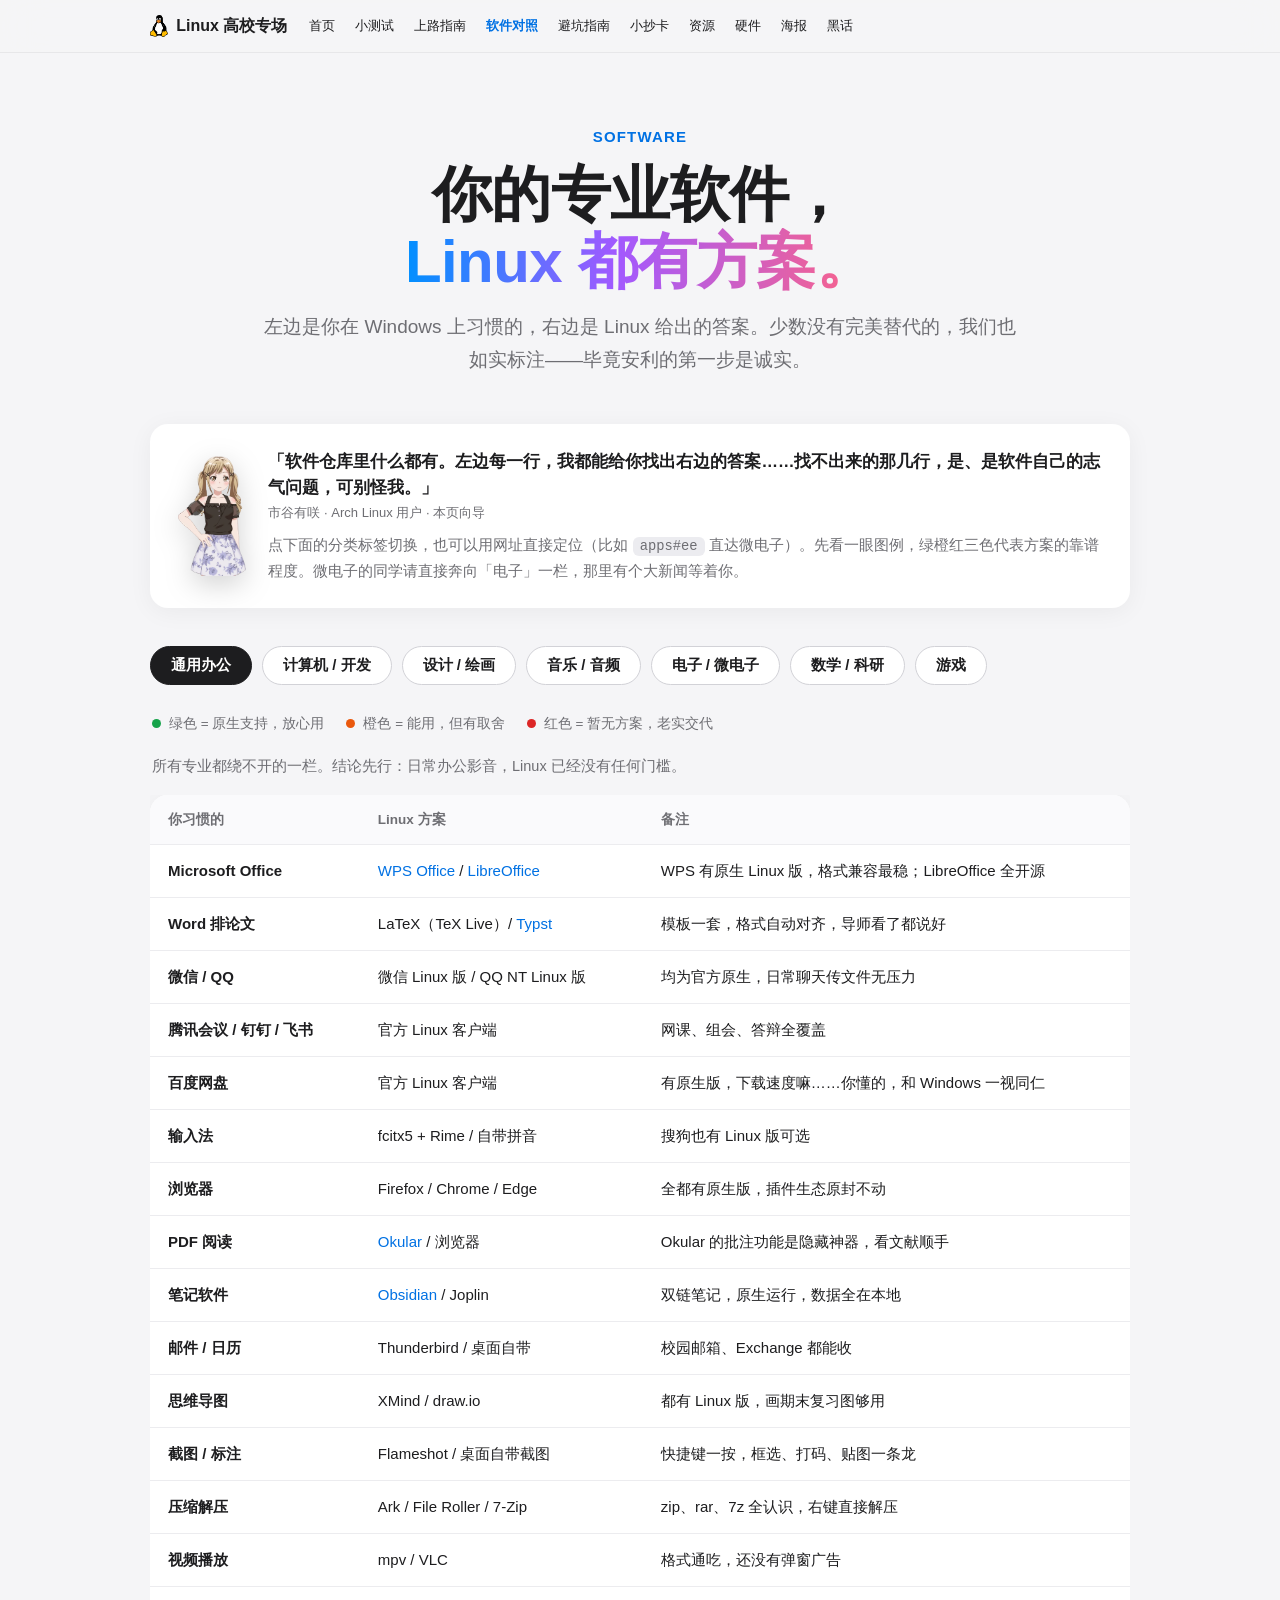
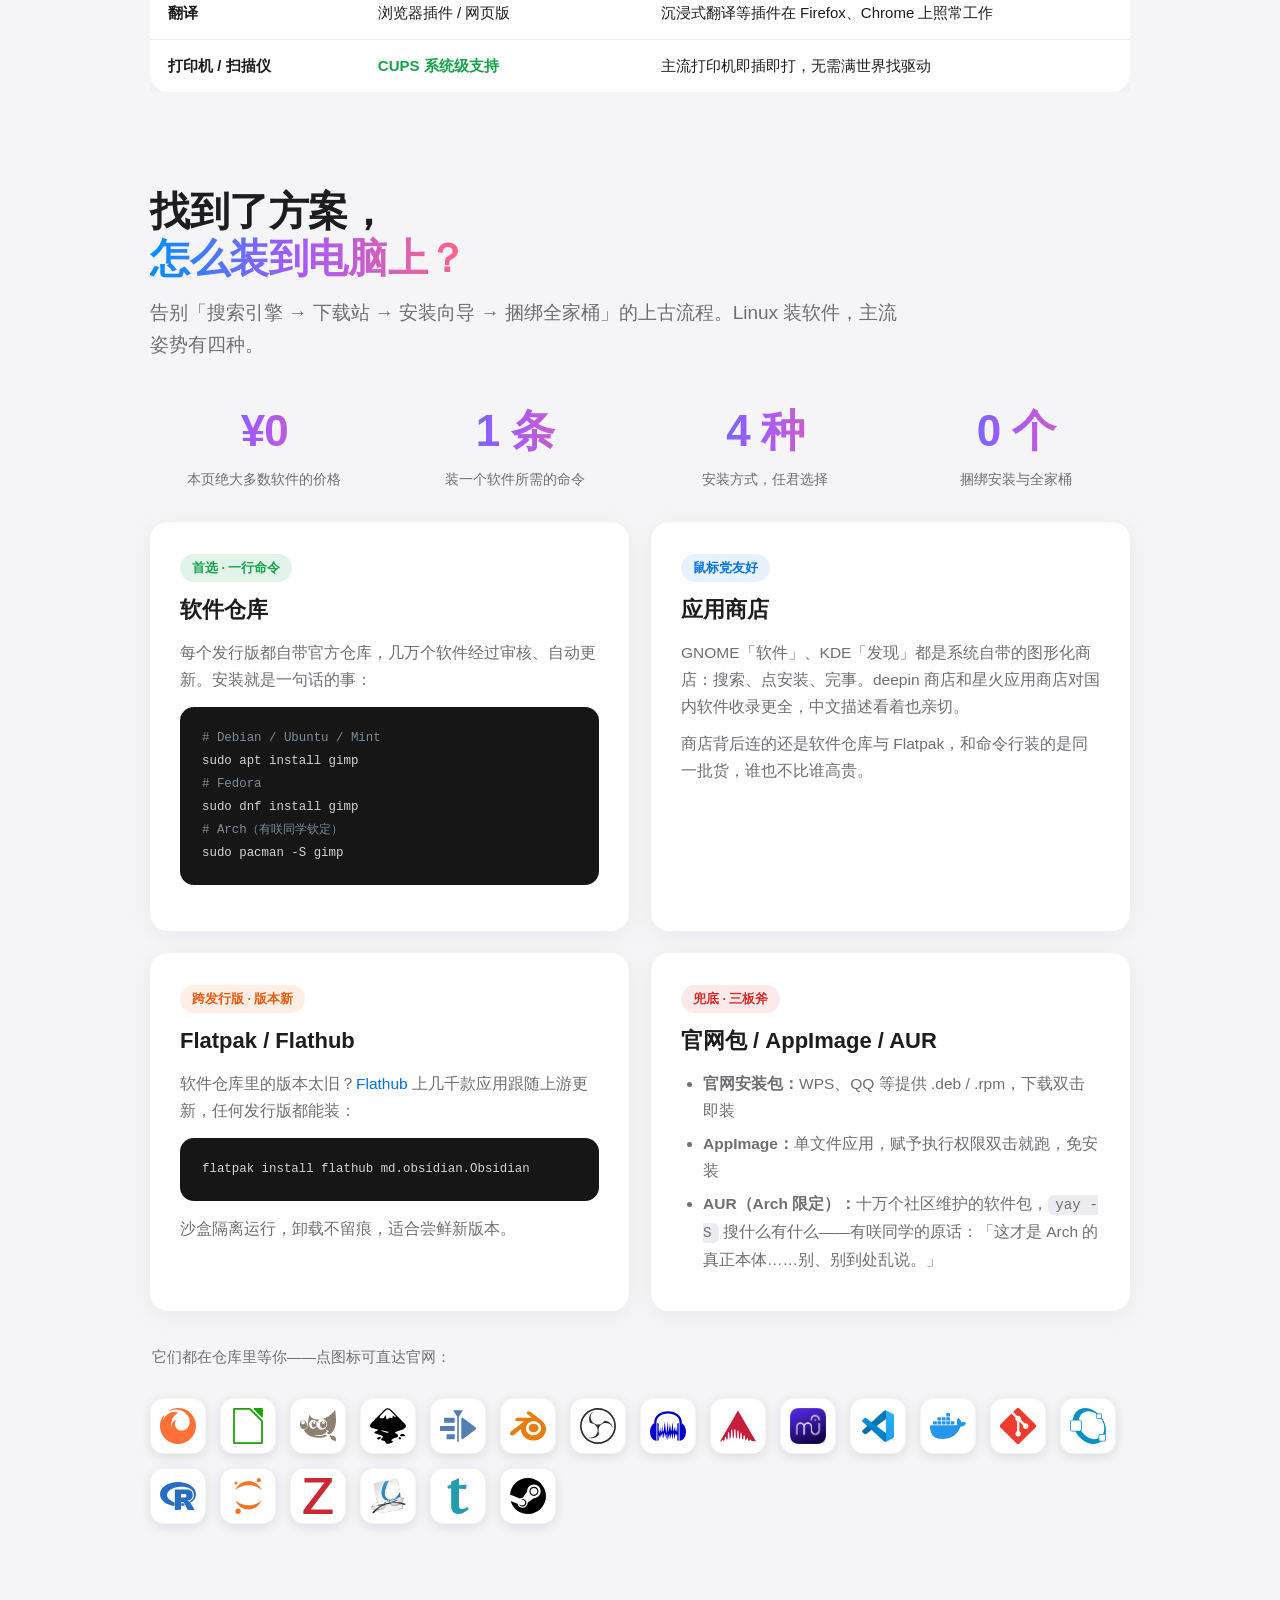
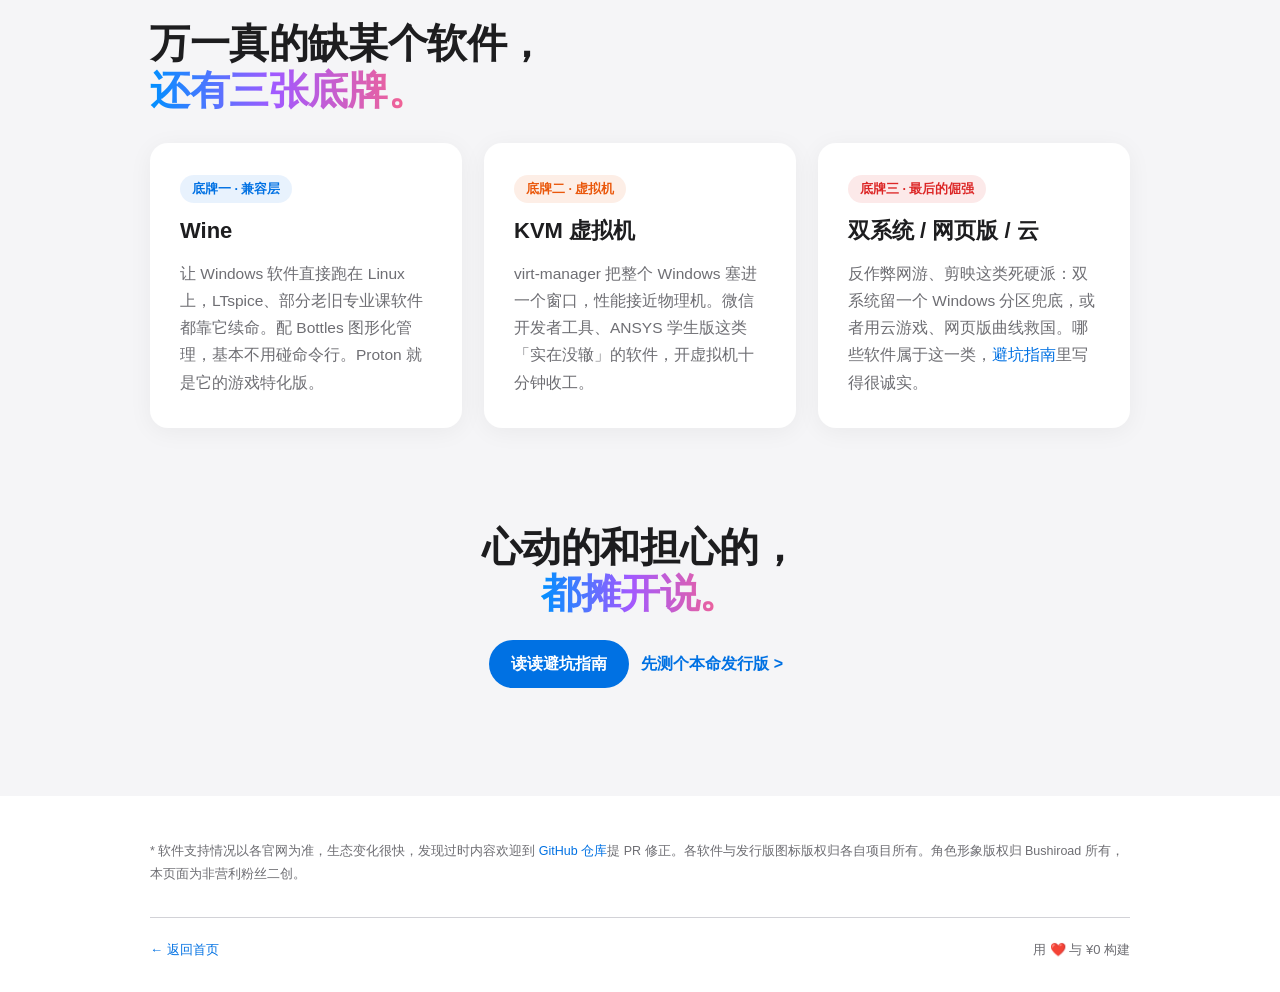
<file: apps.html>
<!DOCTYPE html>
<html lang="zh-CN">
<head>
<meta charset="UTF-8">
<meta name="viewport" content="width=device-width, initial-scale=1.0">
<title>软件对照表 - 你的专业软件，Linux 都有方案</title>
<meta name="description" content="按专业分类的 Windows → Linux 软件替代对照表：办公、开发、设计、音乐、微电子、数学科研、游戏，附安装方式与兜底方案。">
<meta property="og:title" content="软件对照表 - 你的专业软件，Linux 都有方案">
<meta property="og:description" content="按专业分类的 Windows → Linux 软件替代对照表：办公、开发、设计、音乐、微电子、数学科研、游戏，附安装方式与兜底方案。">
<meta property="og:image" content="https://linuxedu.space/img/tux.png">
<link rel="icon" href="data:image/svg+xml,<svg xmlns='http://www.w3.org/2000/svg' viewBox='0 0 100 100'><text y='.9em' font-size='90'>🐧</text></svg>">
<link rel="stylesheet" href="assets/site.css">
<style>
/* apps.html 页面专属 */
.legend{display:flex;gap:22px;flex-wrap:wrap;font-size:13.5px;color:var(--text-2);margin:16px 2px 0;}
.legend .lg{display:flex;align-items:center;}
.legend .dot{width:9px;height:9px;border-radius:50%;margin-right:8px;flex:0 0 auto;}
.dot.yes{background:#16a34a;}
.dot.half{background:#ea580c;}
.dot.no{background:#dc2626;}
.pane-note{font-size:14.5px;color:var(--text-2);margin:0 2px 16px;line-height:1.7;}
.iconwall{display:flex;flex-wrap:wrap;gap:14px;margin-top:28px;}
.iconwall .tile{width:56px;height:56px;border-radius:14px;background:#fff;box-shadow:0 3px 12px rgba(0,0,0,.10),inset 0 0 0 1px rgba(0,0,0,.04);display:flex;align-items:center;justify-content:center;padding:10px;transition:transform .2s,box-shadow .2s;}
.iconwall .tile:hover{transform:translateY(-3px);box-shadow:0 8px 20px rgba(0,0,0,.14);}
.iconwall .tile img{width:100%;height:100%;object-fit:contain;pointer-events:none;}
.tbl td code{white-space:nowrap;}
</style>
</head>
<body>

<nav class="topnav"><div class="topnav-in">
  <div class="logo"><a href="index"><img src="img/tux.png" alt="">Linux 高校专场</a></div>
  <div class="links">
    <a href="index">首页</a>
    <a href="quiz">小测试</a>
    <a href="guide">上路指南</a>
    <a href="apps" class="on">软件对照</a>
    <a href="honest">避坑指南</a>
    <a href="cheatsheet">小抄卡</a>
    <a href="resources">资源</a>
    <a href="hardware">硬件</a>
    <a href="poster">海报</a>
    <a href="jargon">黑话</a>
  </div>
</div></nav>

<header class="page-hero">
  <div class="wrap">
    <p class="kicker">Software</p>
    <h1>你的专业软件，<br><span class="grad-text">Linux 都有方案。</span></h1>
    <p class="lead">左边是你在 Windows 上习惯的，右边是 Linux 给出的答案。少数没有完美替代的，我们也如实标注——毕竟安利的第一步是诚实。</p>
  </div>
</header>

<section class="sec" style="padding-top:12px;"><div class="wrap">
  <div class="host rv">
    <img loading="lazy" decoding="async" src="img/char/arisa.webp" alt="市谷有咲">
    <div>
      <div class="q">「软件仓库里什么都有。左边每一行，我都能给你找出右边的答案……找不出来的那几行，是、是软件自己的志气问题，可别怪我。」</div>
      <div class="who">市谷有咲 · Arch Linux 用户 · 本页向导</div>
      <p>点下面的分类标签切换，也可以用网址直接定位（比如 <code>apps#ee</code> 直达微电子）。先看一眼图例，绿橙红三色代表方案的靠谱程度。微电子的同学请直接奔向「电子」一栏，那里有个大新闻等着你。</p>
    </div>
  </div>

  <div class="tabbar rv" style="margin-top:34px;" id="compare">
    <button class="tab on" data-t="office">通用办公</button>
    <button class="tab" data-t="dev">计算机 / 开发</button>
    <button class="tab" data-t="design">设计 / 绘画</button>
    <button class="tab" data-t="music">音乐 / 音频</button>
    <button class="tab" data-t="ee">电子 / 微电子</button>
    <button class="tab" data-t="sci">数学 / 科研</button>
    <button class="tab" data-t="game">游戏</button>
  </div>

  <div class="legend rv">
    <span class="lg"><i class="dot yes"></i>绿色 = 原生支持，放心用</span>
    <span class="lg"><i class="dot half"></i>橙色 = 能用，但有取舍</span>
    <span class="lg"><i class="dot no"></i>红色 = 暂无方案，老实交代</span>
  </div>

  <div class="tabpane on" id="t-office">
    <p class="pane-note" style="margin-top:20px;">所有专业都绕不开的一栏。结论先行：日常办公影音，Linux 已经没有任何门槛。</p>
    <div class="tbl-wrap rv"><table class="tbl">
      <tr><th>你习惯的</th><th>Linux 方案</th><th>备注</th></tr>
      <tr><td>Microsoft Office</td><td><a href="https://www.wps.cn" target="_blank" rel="noopener">WPS Office</a> / <a href="https://www.libreoffice.org" target="_blank" rel="noopener">LibreOffice</a></td><td>WPS 有原生 Linux 版，格式兼容最稳；LibreOffice 全开源</td></tr>
      <tr><td>Word 排论文</td><td>LaTeX（TeX Live）/ <a href="https://typst.app" target="_blank" rel="noopener">Typst</a></td><td>模板一套，格式自动对齐，导师看了都说好</td></tr>
      <tr><td>微信 / QQ</td><td>微信 Linux 版 / QQ NT Linux 版</td><td>均为官方原生，日常聊天传文件无压力</td></tr>
      <tr><td>腾讯会议 / 钉钉 / 飞书</td><td>官方 Linux 客户端</td><td>网课、组会、答辩全覆盖</td></tr>
      <tr><td>百度网盘</td><td>官方 Linux 客户端</td><td>有原生版，下载速度嘛……你懂的，和 Windows 一视同仁</td></tr>
      <tr><td>输入法</td><td>fcitx5 + Rime / 自带拼音</td><td>搜狗也有 Linux 版可选</td></tr>
      <tr><td>浏览器</td><td>Firefox / Chrome / Edge</td><td>全都有原生版，插件生态原封不动</td></tr>
      <tr><td>PDF 阅读</td><td><a href="https://okular.kde.org" target="_blank" rel="noopener">Okular</a> / 浏览器</td><td>Okular 的批注功能是隐藏神器，看文献顺手</td></tr>
      <tr><td>笔记软件</td><td><a href="https://obsidian.md" target="_blank" rel="noopener">Obsidian</a> / Joplin</td><td>双链笔记，原生运行，数据全在本地</td></tr>
      <tr><td>邮件 / 日历</td><td>Thunderbird / 桌面自带</td><td>校园邮箱、Exchange 都能收</td></tr>
      <tr><td>思维导图</td><td>XMind / draw.io</td><td>都有 Linux 版，画期末复习图够用</td></tr>
      <tr><td>截图 / 标注</td><td>Flameshot / 桌面自带截图</td><td>快捷键一按，框选、打码、贴图一条龙</td></tr>
      <tr><td>压缩解压</td><td>Ark / File Roller / 7-Zip</td><td>zip、rar、7z 全认识，右键直接解压</td></tr>
      <tr><td>视频播放</td><td>mpv / VLC</td><td>格式通吃，还没有弹窗广告</td></tr>
      <tr><td>翻译</td><td>浏览器插件 / 网页版</td><td>沉浸式翻译等插件在 Firefox、Chrome 上照常工作</td></tr>
      <tr><td>打印机 / 扫描仪</td><td class="yes">CUPS 系统级支持</td><td>主流打印机即插即打，无需满世界找驱动</td></tr>
    </table></div>
  </div>

  <div class="tabpane" id="t-dev">
    <p class="pane-note" style="margin-top:20px;">计科同学的主场。这里不是「有没有替代」的问题，而是「你 Windows 上的工具大多本来就是从 Linux 世界搬过去的」。</p>
    <div class="tbl-wrap rv"><table class="tbl">
      <tr><th>你习惯的</th><th>Linux 方案</th><th>备注</th></tr>
      <tr><td>VS Code</td><td><a href="https://code.visualstudio.com" target="_blank" rel="noopener">VS Code</a></td><td>原生版，体验一模一样</td></tr>
      <tr><td>JetBrains 全家桶</td><td>全家桶原生</td><td>IDEA、PyCharm、CLion 一个不少</td></tr>
      <tr><td>编辑器之神们</td><td>Vim / Neovim / Emacs</td><td>原生老家，SSH 进服务器照样用</td></tr>
      <tr><td>Git</td><td>原生亲儿子</td><td>它就是为了管理 Linux 源码而生的；配 lazygit 更香</td></tr>
      <tr><td>编译工具链</td><td>gcc / clang / make / cmake</td><td>一行命令装好，课程实验环境零配置</td></tr>
      <tr><td>Python / Node / Java</td><td>原生 + pyenv / nvm / SDKMAN</td><td>多版本共存管理，比 Windows 省心</td></tr>
      <tr><td>Docker / K8s</td><td>原生老家</td><td>容器本来就是 Linux 的技术</td></tr>
      <tr><td>Xshell / Xftp</td><td>终端自带 <code>ssh</code>/<code>scp</code> / Tabby</td><td>系统终端就是最强 SSH 客户端</td></tr>
      <tr><td>Postman</td><td>Postman 原生 / Apifox / Bruno</td><td>三家都有 Linux 版；命令行党直接 curl</td></tr>
      <tr><td>数据库</td><td>MySQL / PostgreSQL / Redis / SQLite</td><td>全是原生，服务器同款环境</td></tr>
      <tr><td>数据库 GUI</td><td>DBeaver / DataGrip</td><td>都有原生 Linux 版</td></tr>
      <tr><td>Wireshark 抓包</td><td>Wireshark / tcpdump 原生</td><td>网课实验直接照做</td></tr>
      <tr><td>虚拟机</td><td>virt-manager (KVM) / VMware / VirtualBox</td><td>KVM 性能接近物理机</td></tr>
      <tr><td>游戏引擎</td><td>Godot 原生 / Unity 官方 Linux 编辑器</td><td>Unity Hub 可直接安装 Linux 版编辑器</td></tr>
      <tr><td>Visual Studio</td><td class="half">VS Code / Qt Creator</td><td>无原生 VS；.NET 开发可用 Rider</td></tr>
      <tr><td>微信开发者工具</td><td class="no">无官方版</td><td>小程序开发请用 Windows 虚拟机兜底</td></tr>
    </table></div>
  </div>

  <div class="tabpane" id="t-design">
    <p class="pane-note" style="margin-top:20px;">绘画、平面、剪辑都可以放心上车；只有重度 AE 特效选手需要留一条后路。</p>
    <div class="tbl-wrap rv"><table class="tbl">
      <tr><th>你习惯的</th><th>Linux 方案</th><th>备注</th></tr>
      <tr><td>Photoshop</td><td><a href="https://www.gimp.org" target="_blank" rel="noopener">GIMP</a> / <a href="https://krita.org" target="_blank" rel="noopener">Krita</a></td><td>修图用 GIMP，画插画选 Krita，体验甚至更好</td></tr>
      <tr><td>Lightroom</td><td>darktable / RawTherapee</td><td>RAW 修图全流程，免费开源</td></tr>
      <tr><td>Illustrator</td><td><a href="https://inkscape.org" target="_blank" rel="noopener">Inkscape</a></td><td>矢量绘图老牌劲旅</td></tr>
      <tr><td>Sketch / XD</td><td>Penpot / Figma 网页版</td><td>Penpot 是开源 UI 设计工具，浏览器直接开工</td></tr>
      <tr><td>Premiere</td><td><a href="https://kdenlive.org" target="_blank" rel="noopener">Kdenlive</a> / DaVinci Resolve</td><td>达芬奇有原生 Linux 版，调色天花板</td></tr>
      <tr><td>After Effects</td><td class="half">Blender 合成 / Natron</td><td>无完美替代，重度 AE 用户建议双系统</td></tr>
      <tr><td>Blender / C4D</td><td><a href="https://www.blender.org" target="_blank" rel="noopener">Blender</a> 原生</td><td>Blender 在 Linux 上渲染更快</td></tr>
      <tr><td>Figma</td><td>网页版直接用</td><td>浏览器即客户端，跨平台无忧</td></tr>
      <tr><td>直播 / 录课</td><td>OBS Studio 原生</td><td>录屏推流标杆，老家就在这儿</td></tr>
      <tr><td>手绘板驱动</td><td>主流板子免驱 / OpenTabletDriver</td><td>Wacom、绘王多数即插即用，开源驱动可自定义映射</td></tr>
      <tr><td>剪映</td><td class="half">无原生</td><td>Kdenlive / 达芬奇替代；手机剪映也不是不行</td></tr>
    </table></div>
  </div>

  <div class="tabpane" id="t-music">
    <p class="pane-note" style="margin-top:20px;">从打谱、录音到混音母带都有原生方案，Linux 音频栈的低延迟甚至是行业级优势。</p>
    <div class="tbl-wrap rv"><table class="tbl">
      <tr><th>你习惯的</th><th>Linux 方案</th><th>备注</th></tr>
      <tr><td>FL Studio / Cubase</td><td><a href="https://ardour.org" target="_blank" rel="noopener">Ardour</a> / Bitwig Studio</td><td>Bitwig 有原生版；FL 可 Wine 运行但不算完美</td></tr>
      <tr><td>REAPER</td><td><a href="https://www.reaper.fm" target="_blank" rel="noopener">REAPER</a> 原生</td><td>官方提供 Linux 版，良心</td></tr>
      <tr><td>Audacity</td><td><a href="https://www.audacityteam.org" target="_blank" rel="noopener">Audacity</a> 原生</td><td>老家就在这</td></tr>
      <tr><td>Sibelius / Finale</td><td><a href="https://musescore.org" target="_blank" rel="noopener">MuseScore</a></td><td>免费打谱之王，完全够用</td></tr>
      <tr><td>Guitar Pro</td><td class="half">TuxGuitar / MuseScore 导入</td><td>.gp 谱子能开能放，编辑体验略有差距</td></tr>
      <tr><td>效果器 / 机架</td><td>EasyEffects / Carla / PipeWire</td><td>系统级低延迟音频，耳机党狂喜</td></tr>
      <tr><td>VST 插件</td><td>原生 LV2 插件 / yabridge</td><td>开源插件管够；yabridge 可桥接 Windows VST</td></tr>
      <tr><td>直播 / 录音</td><td>OBS Studio 原生</td><td>分轨录音、推流一把梭</td></tr>
      <tr><td>声卡驱动</td><td>class-compliant 声卡即插即用</td><td>主流录音声卡（Focusrite 等）免驱</td></tr>
      <tr><td>网易云 / QQ 音乐</td><td>官方 Linux 客户端 / 网页版</td><td>QQ 音乐更新勤快；网易云官方版年久失修，网页版或 YesPlayMusic 更顺</td></tr>
    </table></div>
    <div class="card rv" style="margin-top:22px;">
      <span class="pill">冷知识</span>
      <p>Linux 的 PipeWire 音频栈可以做到毫秒级低延迟，而且系统内任意两个应用的音频都能像接线一样自由路由——这在别的系统上要花大价钱买虚拟声卡。配 qpwgraph 看图接线，谁给谁出声一目了然。</p>
    </div>
  </div>

  <div class="tabpane" id="t-ee">
    <div class="card rv" style="margin-top:20px;border-left:5px solid #0071e3;">
      <span class="pill">微电子必读 · 大新闻</span>
      <h3>芯片行业的 EDA，本来就活在 Linux 上</h3>
      <p>Cadence Virtuoso、Synopsys 全家桶（VCS、DC、ICC）、Siemens EDA——这些造芯片的工业软件，<b>官方运行环境就是 Linux</b>（通常是 RHEL 系）。晶圆厂和设计公司的服务器跑的全是 Linux，随便翻开一份芯片公司校招 JD，「熟悉 Linux」几乎是标配。所以微电子专业的同学：你用 Linux 不是折腾，是提前三年适应工作环境。</p>
    </div>
    <div class="tbl-wrap rv" style="margin-top:22px;"><table class="tbl">
      <tr><th>你习惯的</th><th>Linux 方案</th><th>备注</th></tr>
      <tr><td>Altium Designer</td><td><a href="https://www.kicad.org" target="_blank" rel="noopener">KiCad</a></td><td>开源 PCB 顶流，社区库丰富，越来越主流</td></tr>
      <tr><td>嘉立创 EDA</td><td>官方 Linux 版</td><td>国货之光，画板打样一条龙，Linux 客户端直接装</td></tr>
      <tr><td>Multisim</td><td>LTspice（Wine）/ Qucs-S / Ngspice</td><td>仿真课作业完全够用</td></tr>
      <tr><td>Keil MDK</td><td>STM32CubeIDE / PlatformIO</td><td>都有原生 Linux 版，配 OpenOCD 调试</td></tr>
      <tr><td>Vivado / Quartus</td><td>官方 Linux 版</td><td>FPGA 大厂双双原生支持</td></tr>
      <tr><td>ModelSim / Questa</td><td>官方 Linux 版 / Verilator / Icarus</td><td>开源仿真器 Verilator 是业界明星</td></tr>
      <tr><td>波形查看</td><td>GTKWave / Surfer</td><td>配 Icarus、Verilator 看波形，课设标配</td></tr>
      <tr><td>Cadence / Synopsys</td><td class="yes">本身就是 Linux 原生</td><td>实验室服务器直通，SSH 就是工位</td></tr>
      <tr><td>串口工具</td><td>minicom / cutecom / <code>screen</code></td><td>系统自带，无需安装</td></tr>
    </table></div>
  </div>

  <div class="tabpane" id="t-sci">
    <p class="pane-note" style="margin-top:20px;">科研计算几乎是 Linux 的主场：从笔记本到超算，环境一路无缝衔接。</p>
    <div class="tbl-wrap rv"><table class="tbl">
      <tr><th>你习惯的</th><th>Linux 方案</th><th>备注</th></tr>
      <tr><td>MATLAB</td><td>GNU Octave / Python（NumPy、SciPy）</td><td>Octave 语法高度兼容；科研主力是 Python</td></tr>
      <tr><td>Mathematica</td><td>SageMath / SymPy</td><td>符号计算免费方案</td></tr>
      <tr><td>SPSS</td><td>JASP / jamovi / R</td><td>社科统计友好界面，免费</td></tr>
      <tr><td>Origin</td><td>LabPlot / matplotlib / gnuplot</td><td>论文级绘图，导出矢量图直接进 LaTeX</td></tr>
      <tr><td>R</td><td>R + RStudio 原生</td><td>统计之王，原生运行</td></tr>
      <tr><td>交互式计算</td><td>Jupyter Lab 原生</td><td>代码、图表、公式写在同一个笔记本里</td></tr>
      <tr><td>文献管理</td><td><a href="https://www.zotero.org" target="_blank" rel="noopener">Zotero</a> 原生</td><td>配 LaTeX 是论文绝配</td></tr>
      <tr><td>CAJ 阅读器</td><td class="half">知网网页版</td><td>在线阅读或直接下 PDF，绕开 CAJViewer</td></tr>
      <tr><td>COMSOL / ANSYS</td><td class="half">COMSOL 有 Linux 版</td><td>ANSYS 学生版仅 Windows，用学校机房或虚拟机</td></tr>
      <tr><td>超算 / 集群</td><td class="yes">环境天然一致</td><td>超算 TOP500 全部跑 Linux，本地学的命令直接用</td></tr>
    </table></div>
  </div>

  <div class="tabpane" id="t-game">
    <p class="pane-note" style="margin-top:20px;">能玩的越来越多，玩不了的我们也不藏着——红色那行请认真读完再决定。</p>
    <div class="tbl-wrap rv"><table class="tbl">
      <tr><th>你习惯的</th><th>Linux 方案</th><th>备注</th></tr>
      <tr><td>Steam</td><td>原生 + Proton 一键兼容</td><td>上万款 Windows 游戏直接玩，去 <a href="https://www.protondb.com" target="_blank" rel="noopener">ProtonDB</a> 查评级</td></tr>
      <tr><td>CS2 / DOTA2</td><td class="yes">原生支持</td><td>V 社自家游戏，帧数表现甚至更好</td></tr>
      <tr><td>Epic / GOG</td><td>Heroic Launcher / Lutris</td><td>第三方启动器，体验顺滑</td></tr>
      <tr><td>Minecraft</td><td>Prism Launcher</td><td>Java 版原生跑，帧数还更高</td></tr>
      <tr><td>模拟器</td><td>RetroArch / Dolphin / RPCS3</td><td>模拟器大户，全部原生</td></tr>
      <tr><td>手柄</td><td>Xbox / PS 手柄即插即用</td><td>蓝牙一连就认，无需驱动精灵</td></tr>
      <tr><td>帧数显示 / 录制</td><td>MangoHud / Gamescope / OBS</td><td>性能监控三件套，全开源</td></tr>
      <tr><td>原神 / 瓦 / 三角洲等</td><td class="no">反作弊限制</td><td>这类游戏目前玩不了或很麻烦，<a href="honest">避坑指南</a>里有完整名单</td></tr>
    </table></div>
    <div class="card rv" style="margin-top:22px;">
      <span class="pill green">好消息</span>
      <p>Steam Deck 的热卖把 Linux 游戏生态直接带飞了：2025 年底 Steam 上 Linux 玩家份额已突破 3%，美国桌面份额突破 5%。V 社的 Proton 让每个游戏厂商都间接支持了 Linux。</p>
    </div>
  </div>
</div></section>

<section class="sec"><div class="wrap">
  <h2 class="rv">找到了方案，<br><span class="grad-text">怎么装到电脑上？</span></h2>
  <p class="lead rv" style="margin-left:0;">告别「搜索引擎 → 下载站 → 安装向导 → 捆绑全家桶」的上古流程。Linux 装软件，主流姿势有四种。</p>
  <div class="stats rv" style="margin-top:34px;">
    <div class="stat"><b class="grad-text">¥0</b><span>本页绝大多数软件的价格</span></div>
    <div class="stat"><b class="grad-text">1 条</b><span>装一个软件所需的命令</span></div>
    <div class="stat"><b class="grad-text">4 种</b><span>安装方式，任君选择</span></div>
    <div class="stat"><b class="grad-text">0 个</b><span>捆绑安装与全家桶</span></div>
  </div>
  <div class="grid2" style="margin-top:30px;">
    <div class="card rv">
      <span class="pill green">首选 · 一行命令</span>
      <h3>软件仓库</h3>
      <p>每个发行版都自带官方仓库，几万个软件经过审核、自动更新。安装就是一句话的事：</p>
      <pre><code><span class="cm"># Debian / Ubuntu / Mint</span>
sudo apt install gimp
<span class="cm"># Fedora</span>
sudo dnf install gimp
<span class="cm"># Arch（有咲同学钦定）</span>
sudo pacman -S gimp</code></pre>
    </div>
    <div class="card rv">
      <span class="pill">鼠标党友好</span>
      <h3>应用商店</h3>
      <p>GNOME「软件」、KDE「发现」都是系统自带的图形化商店：搜索、点安装、完事。deepin 商店和星火应用商店对国内软件收录更全，中文描述看着也亲切。</p>
      <p style="margin-top:10px;">商店背后连的还是软件仓库与 Flatpak，和命令行装的是同一批货，谁也不比谁高贵。</p>
    </div>
    <div class="card rv">
      <span class="pill orange">跨发行版 · 版本新</span>
      <h3>Flatpak / Flathub</h3>
      <p>软件仓库里的版本太旧？<a href="https://flathub.org" target="_blank" rel="noopener">Flathub</a> 上几千款应用跟随上游更新，任何发行版都能装：</p>
      <pre><code>flatpak install flathub md.obsidian.Obsidian</code></pre>
      <p>沙盒隔离运行，卸载不留痕，适合尝鲜新版本。</p>
    </div>
    <div class="card rv">
      <span class="pill red">兜底 · 三板斧</span>
      <h3>官网包 / AppImage / AUR</h3>
      <ul>
        <li><b>官网安装包：</b>WPS、QQ 等提供 .deb / .rpm，下载双击即装</li>
        <li><b>AppImage：</b>单文件应用，赋予执行权限双击就跑，免安装</li>
        <li><b>AUR（Arch 限定）：</b>十万个社区维护的软件包，<code>yay -S</code> 搜什么有什么——有咲同学的原话：「这才是 Arch 的真正本体……别、别到处乱说。」</li>
      </ul>
    </div>
  </div>
  <p class="pane-note rv" style="margin-top:34px;">它们都在仓库里等你——点图标可直达官网：</p>
  <div class="iconwall rv">
    <a class="tile" href="https://www.mozilla.org/firefox" target="_blank" rel="noopener" title="Firefox"><img src="img/icons/firefox.svg" alt="Firefox"></a>
    <a class="tile" href="https://www.libreoffice.org" target="_blank" rel="noopener" title="LibreOffice"><img src="img/icons/libreoffice.svg" alt="LibreOffice"></a>
    <a class="tile" href="https://www.gimp.org" target="_blank" rel="noopener" title="GIMP"><img src="img/icons/gimp.svg" alt="GIMP"></a>
    <a class="tile" href="https://inkscape.org" target="_blank" rel="noopener" title="Inkscape"><img src="img/icons/inkscape.svg" alt="Inkscape"></a>
    <a class="tile" href="https://kdenlive.org" target="_blank" rel="noopener" title="Kdenlive"><img src="img/icons/kdenlive.svg" alt="Kdenlive"></a>
    <a class="tile" href="https://www.blender.org" target="_blank" rel="noopener" title="Blender"><img src="img/icons/blender.svg" alt="Blender"></a>
    <a class="tile" href="https://obsproject.com" target="_blank" rel="noopener" title="OBS Studio"><img src="img/icons/obsstudio.svg" alt="OBS Studio"></a>
    <a class="tile" href="https://www.audacityteam.org" target="_blank" rel="noopener" title="Audacity"><img src="img/icons/audacity.svg" alt="Audacity"></a>
    <a class="tile" href="https://ardour.org" target="_blank" rel="noopener" title="Ardour"><img src="img/icons/ardour.svg" alt="Ardour"></a>
    <a class="tile" href="https://musescore.org" target="_blank" rel="noopener" title="MuseScore"><img src="img/icons/musescore.png" alt="MuseScore"></a>
    <a class="tile" href="https://code.visualstudio.com" target="_blank" rel="noopener" title="VS Code"><img src="img/icons/com.visualstudio.code.png" alt="VS Code"></a>
    <a class="tile" href="https://www.docker.com" target="_blank" rel="noopener" title="Docker"><img src="img/icons/docker.svg" alt="Docker"></a>
    <a class="tile" href="https://git-scm.com" target="_blank" rel="noopener" title="Git"><img src="img/icons/git.svg" alt="Git"></a>
    <a class="tile" href="https://octave.org" target="_blank" rel="noopener" title="GNU Octave"><img src="img/icons/octave.svg" alt="Octave"></a>
    <a class="tile" href="https://www.r-project.org" target="_blank" rel="noopener" title="R"><img src="img/icons/r.svg" alt="R"></a>
    <a class="tile" href="https://jupyter.org" target="_blank" rel="noopener" title="Jupyter"><img src="img/icons/jupyter.svg" alt="Jupyter"></a>
    <a class="tile" href="https://www.zotero.org" target="_blank" rel="noopener" title="Zotero"><img src="img/icons/zotero.svg" alt="Zotero"></a>
    <a class="tile" href="https://okular.kde.org" target="_blank" rel="noopener" title="Okular"><img src="img/icons/org.kde.okular.png" alt="Okular"></a>
    <a class="tile" href="https://typst.app" target="_blank" rel="noopener" title="Typst"><img src="img/icons/typst.svg" alt="Typst"></a>
    <a class="tile" href="https://store.steampowered.com" target="_blank" rel="noopener" title="Steam"><img src="img/icons/steam.svg" alt="Steam"></a>
  </div>
</div></section>

<section class="sec"><div class="wrap">
  <h2 class="rv">万一真的缺某个软件，<br><span class="grad-text">还有三张底牌。</span></h2>
  <div class="grid3" style="margin-top:30px;">
    <div class="card rv">
      <span class="pill">底牌一 · 兼容层</span>
      <h3>Wine</h3>
      <p>让 Windows 软件直接跑在 Linux 上，LTspice、部分老旧专业课软件都靠它续命。配 Bottles 图形化管理，基本不用碰命令行。Proton 就是它的游戏特化版。</p>
    </div>
    <div class="card rv">
      <span class="pill orange">底牌二 · 虚拟机</span>
      <h3>KVM 虚拟机</h3>
      <p>virt-manager 把整个 Windows 塞进一个窗口，性能接近物理机。微信开发者工具、ANSYS 学生版这类「实在没辙」的软件，开虚拟机十分钟收工。</p>
    </div>
    <div class="card rv">
      <span class="pill red">底牌三 · 最后的倔强</span>
      <h3>双系统 / 网页版 / 云</h3>
      <p>反作弊网游、剪映这类死硬派：双系统留一个 Windows 分区兜底，或者用云游戏、网页版曲线救国。哪些软件属于这一类，<a href="honest">避坑指南</a>里写得很诚实。</p>
    </div>
  </div>
</div></section>

<section class="sec center"><div class="wrap">
  <h2 class="rv">心动的和担心的，<br><span class="grad-text">都摊开说。</span></h2>
  <div style="margin-top:24px;" class="rv">
    <a class="btn" href="honest">读读避坑指南</a>
    <a class="btn-ghost" href="quiz">先测个本命发行版 &gt;</a>
  </div>
</div></section>

<footer><div class="wrap">
  <div class="legal">* 软件支持情况以各官网为准，生态变化很快，发现过时内容欢迎到 <a href="https://github.com/Huanuyn1/Linuxedu.space" target="_blank" rel="noopener">GitHub 仓库</a>提 PR 修正。各软件与发行版图标版权归各自项目所有。角色形象版权归 Bushiroad 所有，本页面为非营利粉丝二创。</div>
  <div class="footer-bar"><span><a href="index">← 返回首页</a></span><span>用 ❤️ 与 ¥0 构建</span></div>
</div></footer>

<script>
const io = new IntersectionObserver(es => {
  es.forEach(e => { if (e.isIntersecting) { e.target.classList.add('in'); io.unobserve(e.target); } });
}, { threshold: 0.1 });
document.querySelectorAll('.rv').forEach(el => io.observe(el));

function activateTab(key, scroll) {
  const tab = document.querySelector('.tab[data-t="' + key + '"]');
  const pane = document.getElementById('t-' + key);
  if (!tab || !pane) return;
  document.querySelectorAll('.tab').forEach(x => x.classList.remove('on'));
  document.querySelectorAll('.tabpane').forEach(x => x.classList.remove('on'));
  tab.classList.add('on');
  pane.classList.add('on');
  if (scroll) document.getElementById('compare').scrollIntoView({ behavior: 'smooth' });
}

document.querySelectorAll('.tab').forEach(t => {
  t.addEventListener('click', () => {
    activateTab(t.dataset.t, false);
    history.replaceState(null, '', '#' + t.dataset.t);
  });
});

// 支持 apps#dev 这类直达链接
if (location.hash) activateTab(location.hash.slice(1), true);
</script>
</body>
</html>
</file>
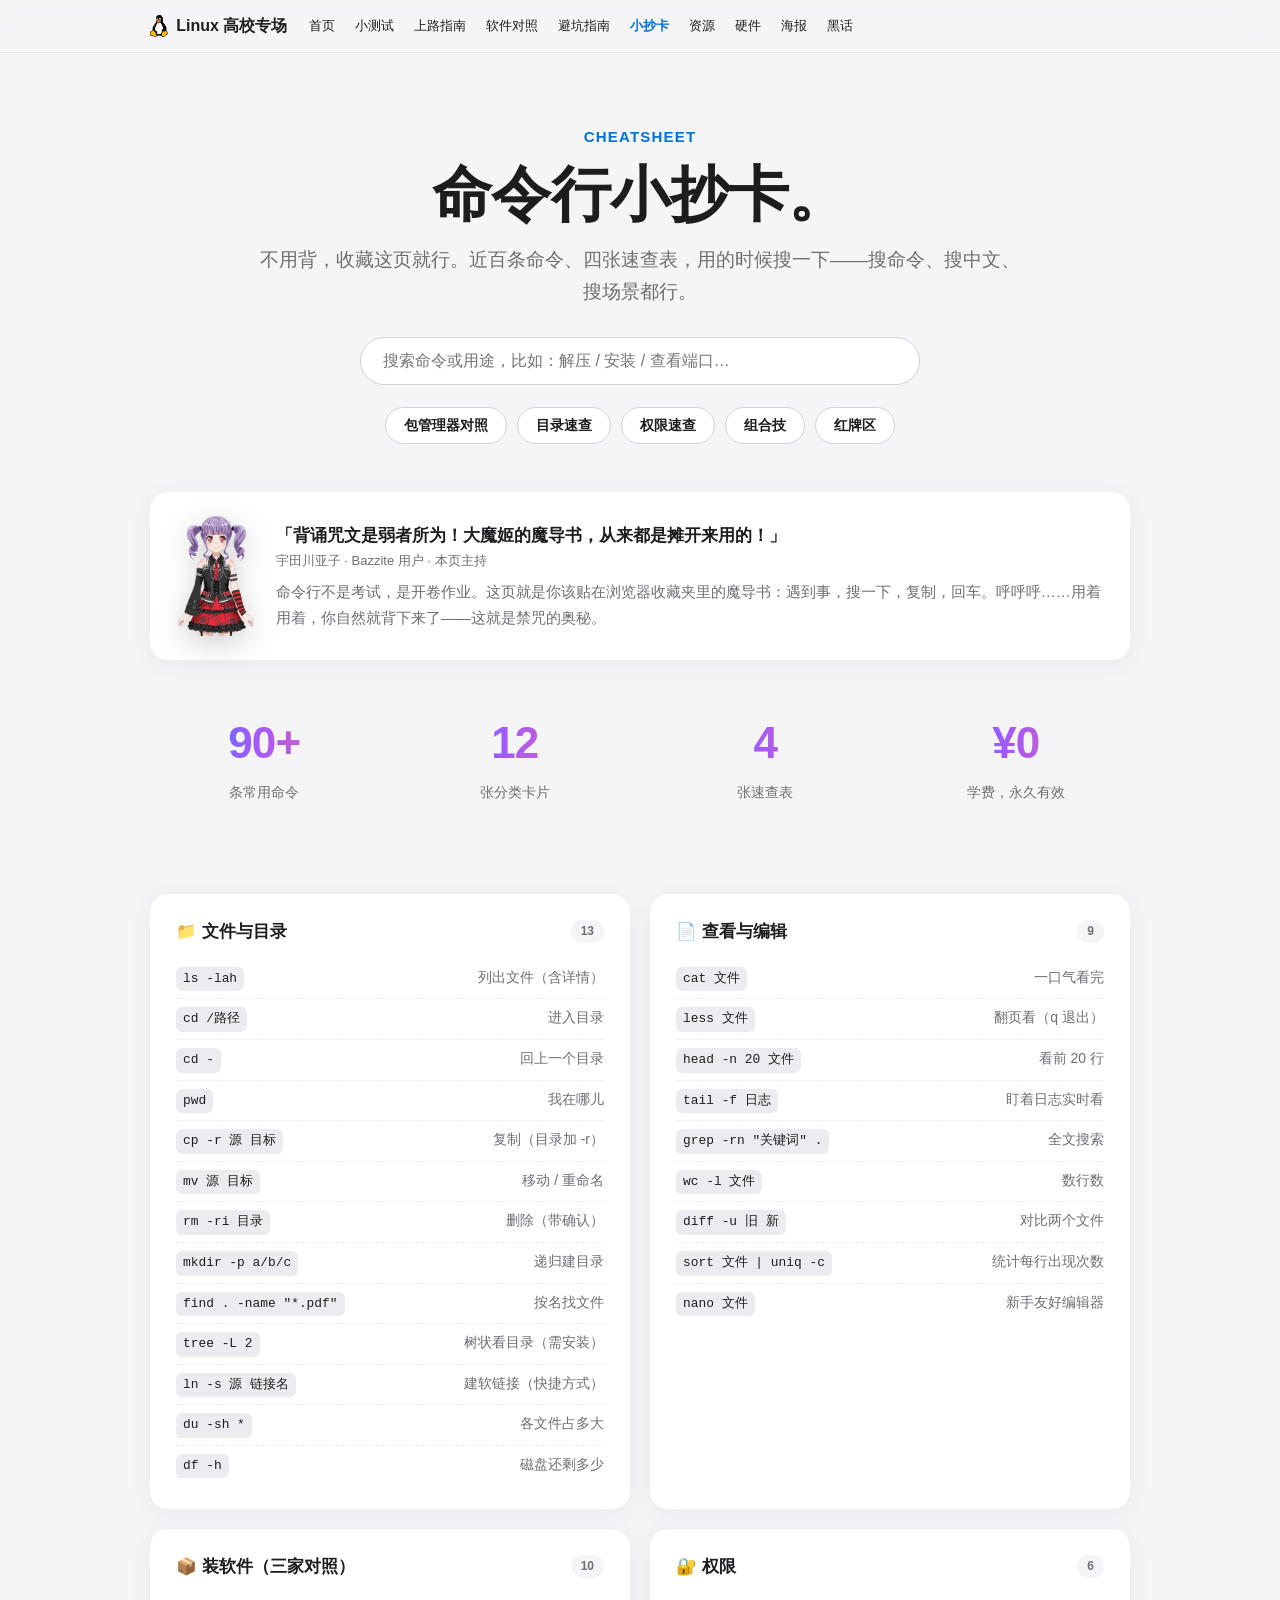
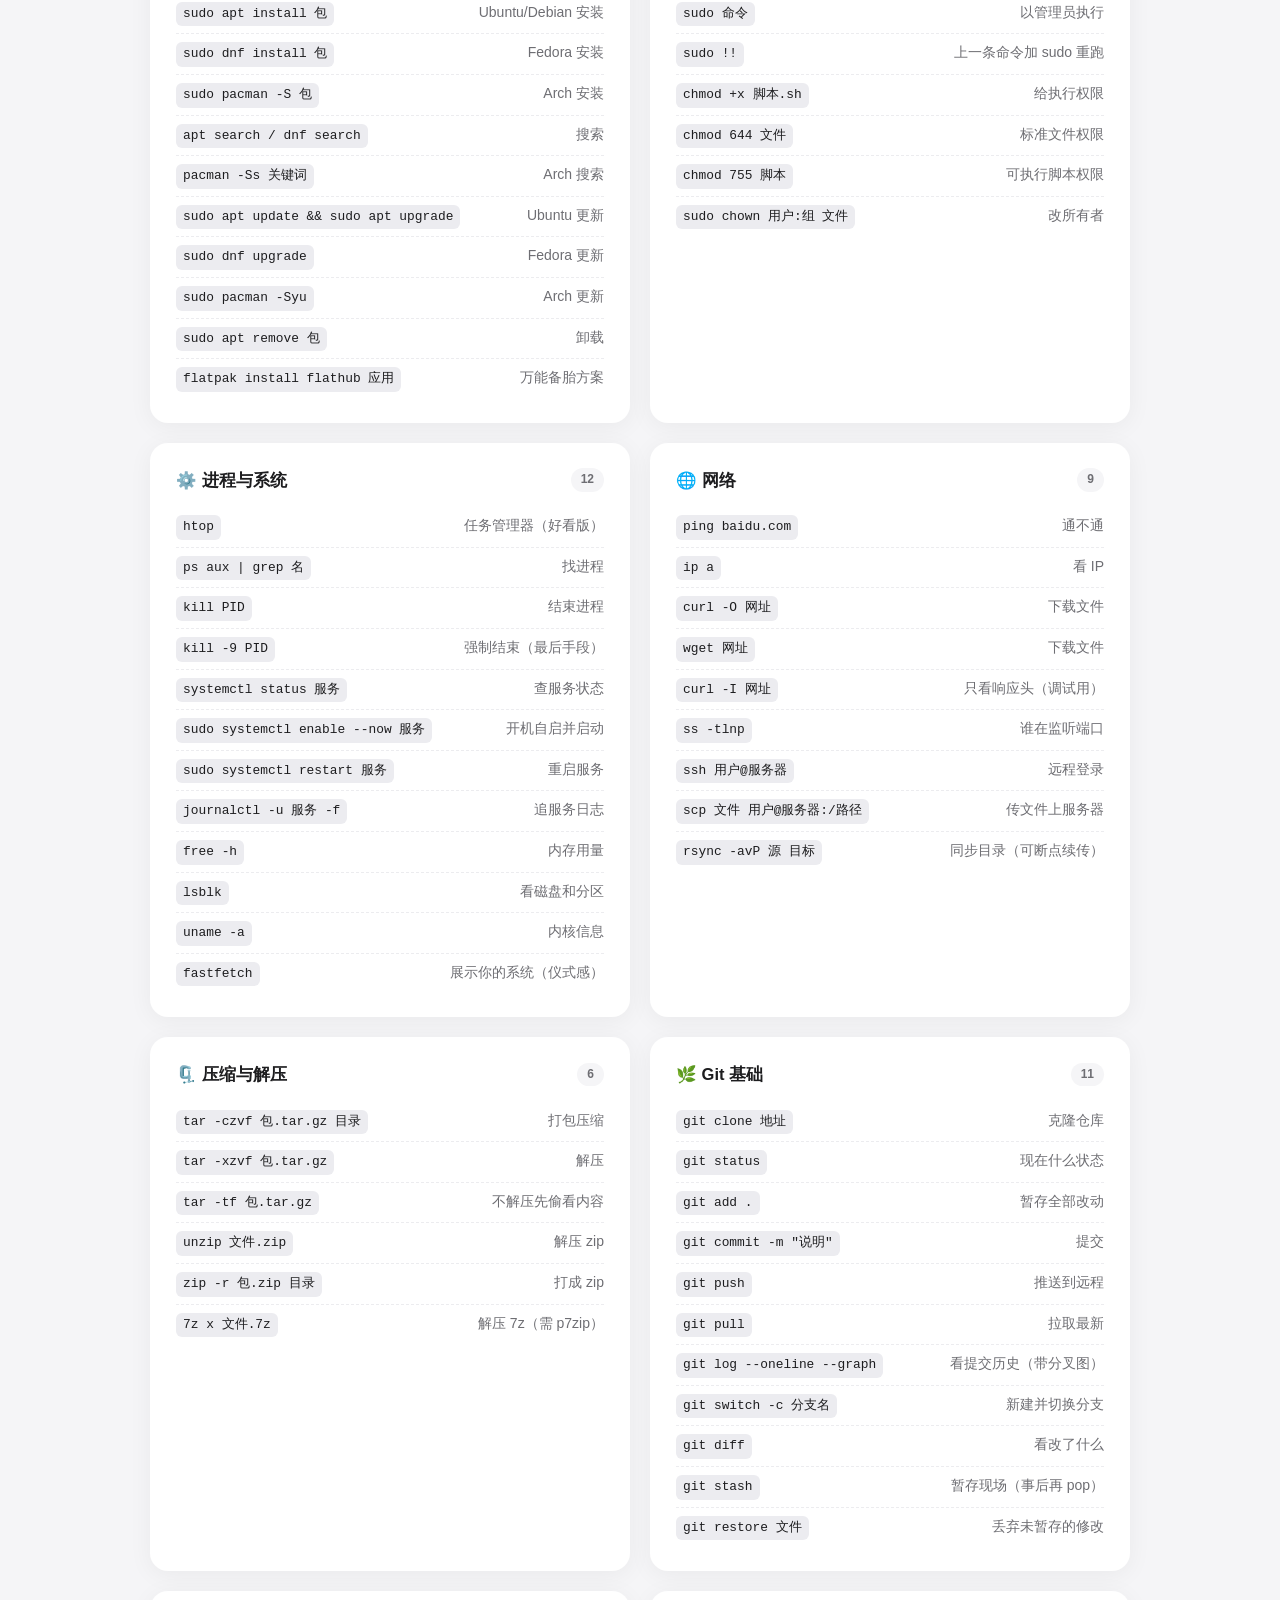
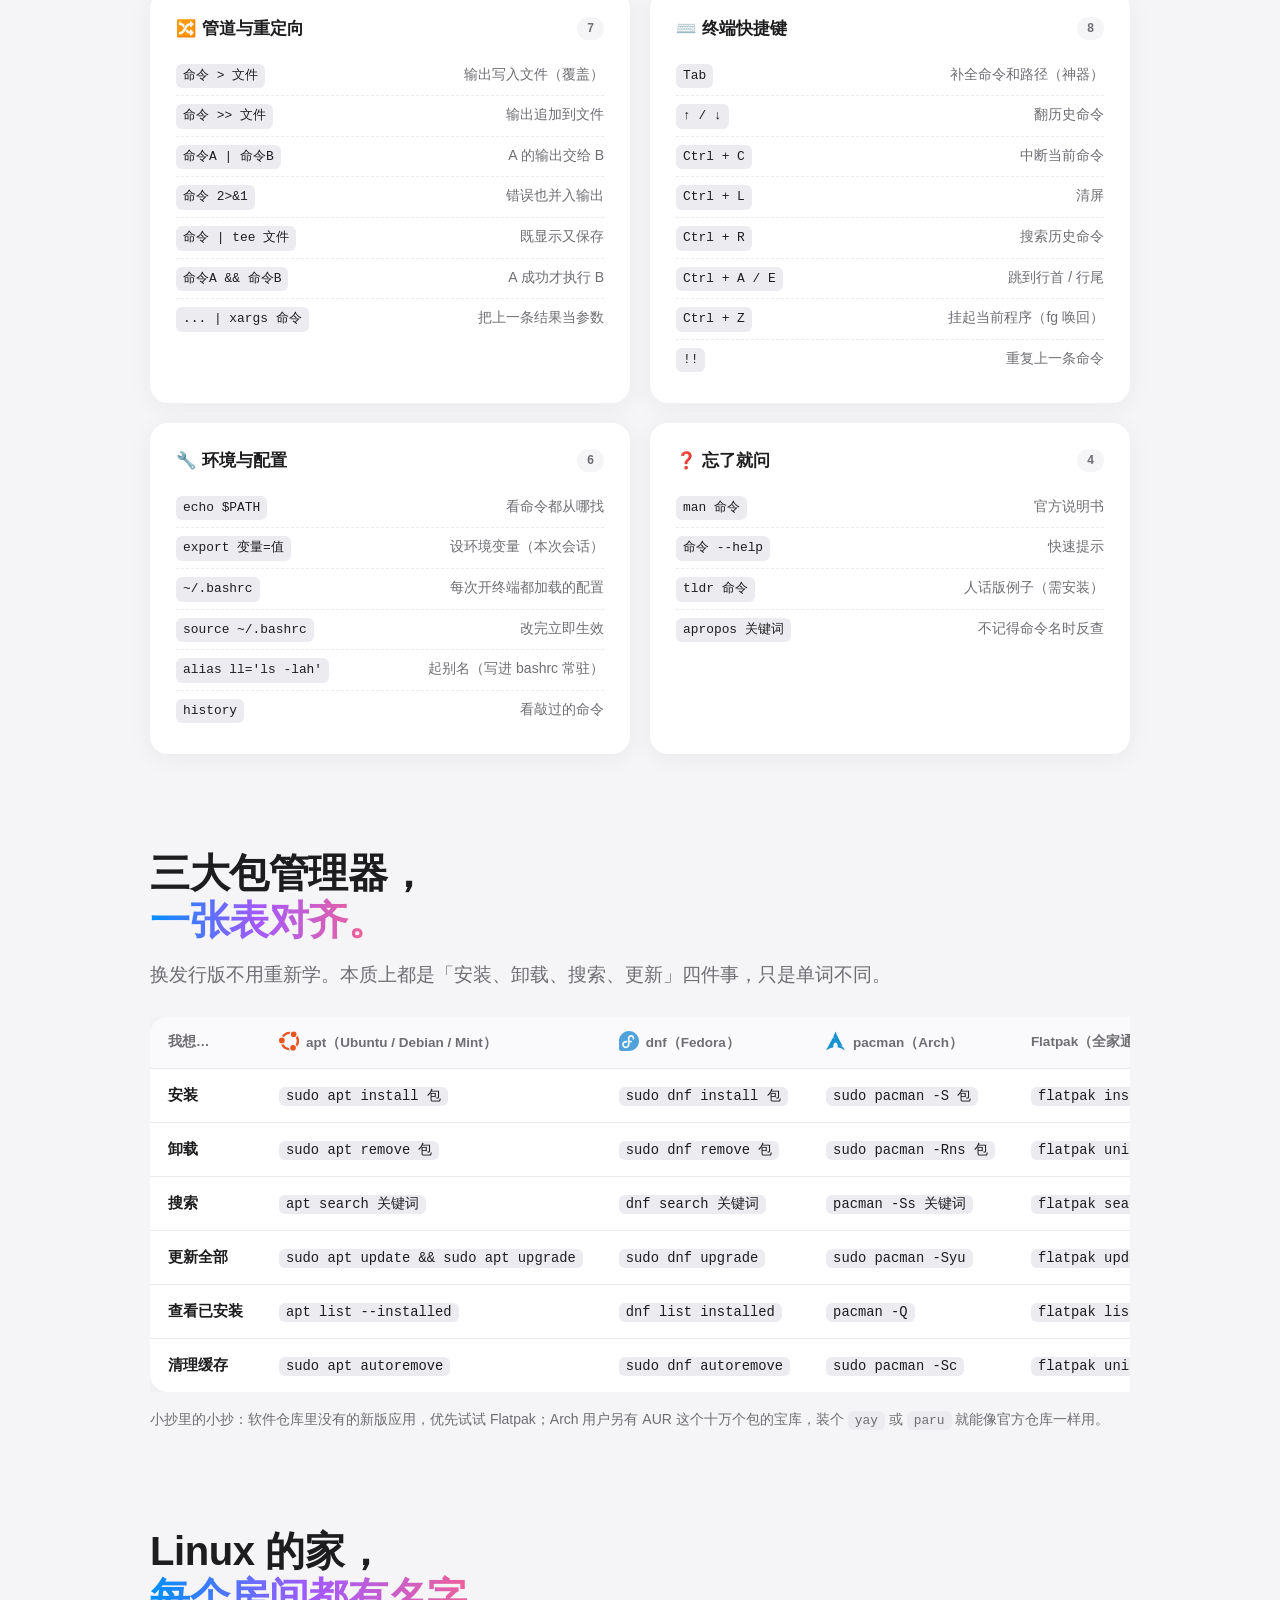
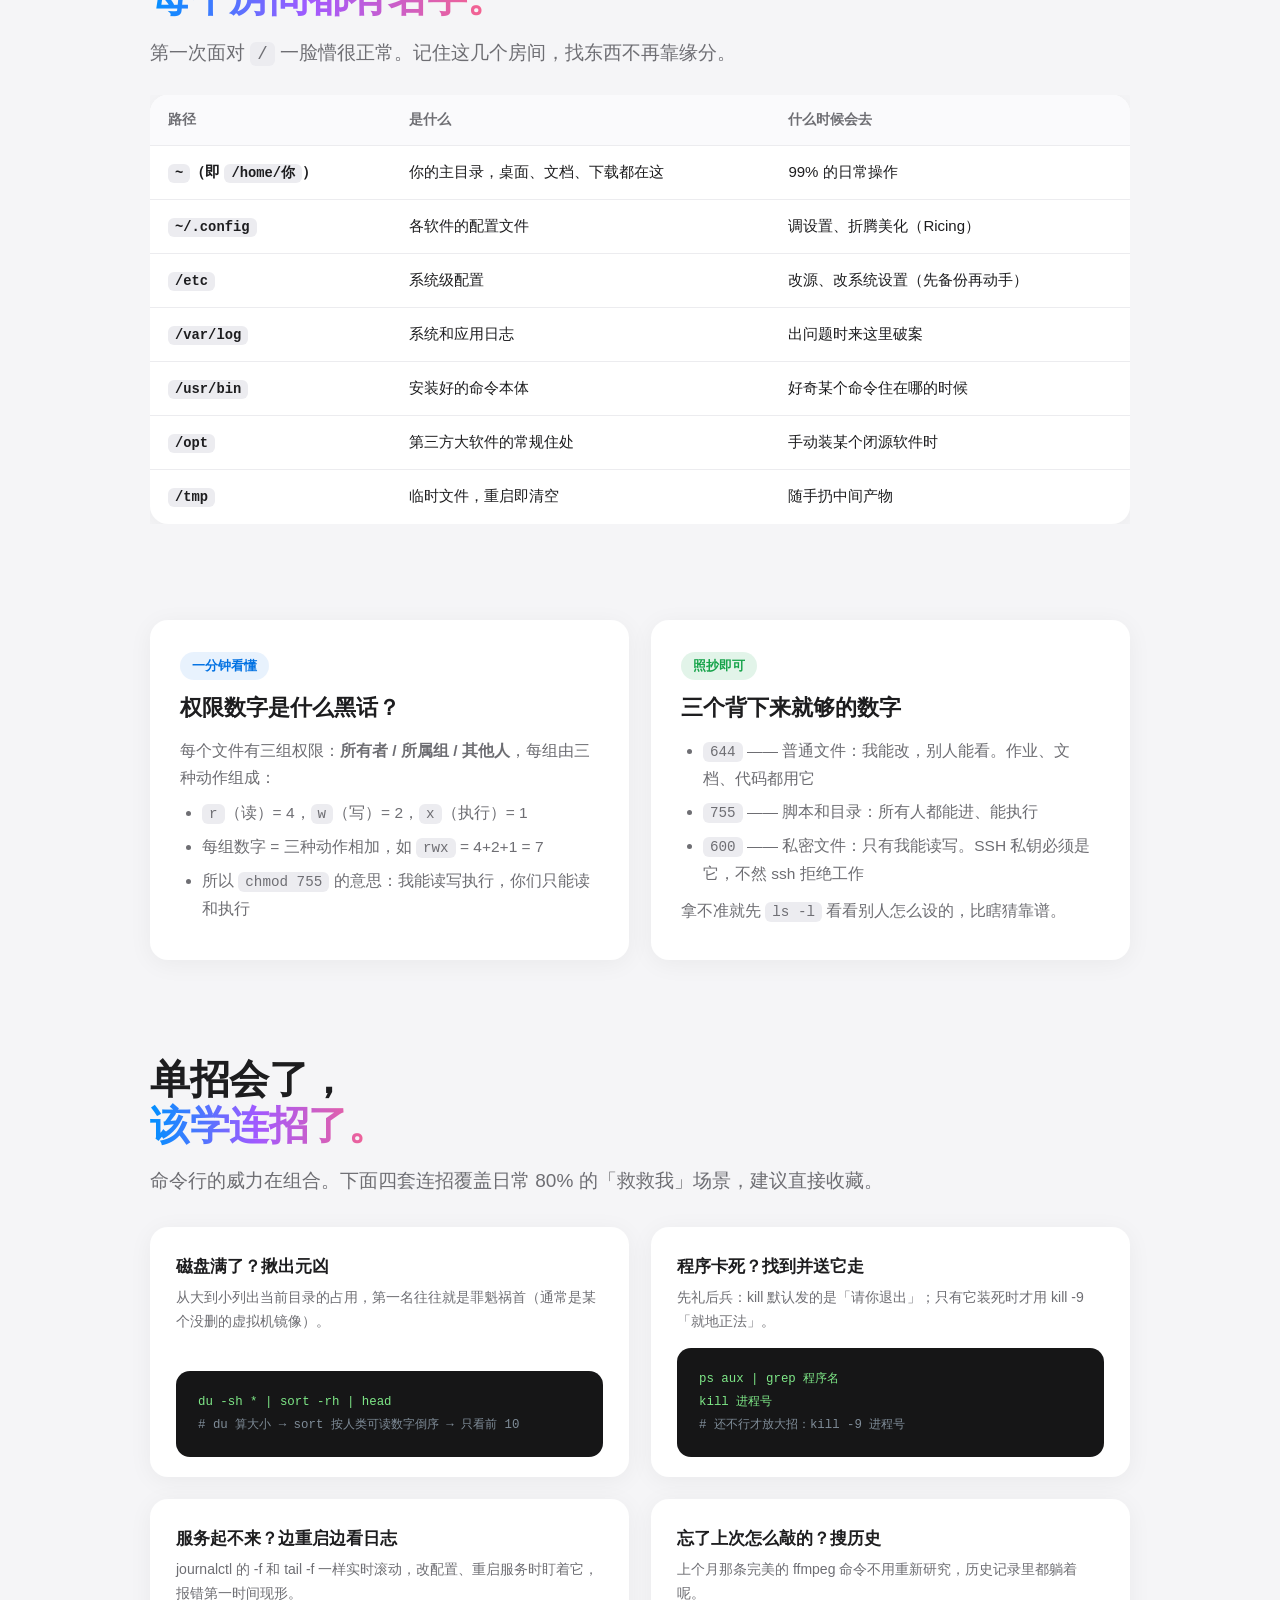
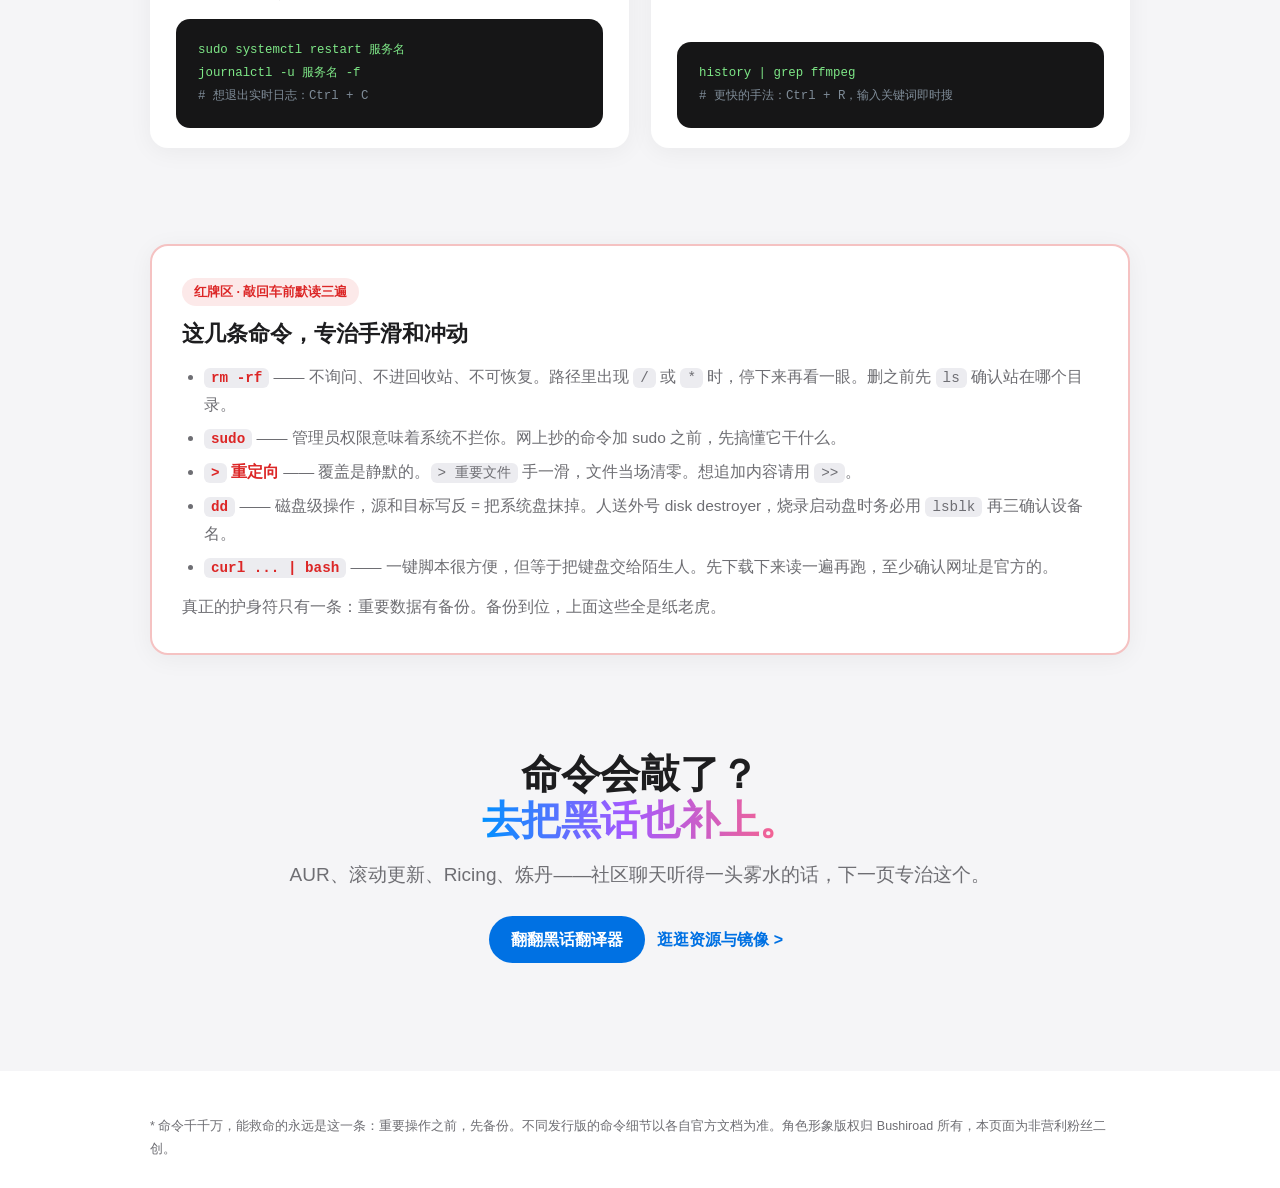
<file: cheatsheet.html>
<!DOCTYPE html>
<html lang="zh-CN">
<head>
<meta charset="UTF-8">
<meta name="viewport" content="width=device-width, initial-scale=1.0">
<title>命令行小抄卡 - 新生收藏的口袋手册</title>
<meta name="description" content="可搜索的 Linux 命令行小抄：常用命令卡片、apt/dnf/pacman 与 Flatpak 对照表、目录与权限速查、组合技范例与危险操作红牌区。">
<meta property="og:title" content="命令行小抄卡 - 新生收藏的口袋手册">
<meta property="og:description" content="可搜索的 Linux 命令行小抄：常用命令卡片、三大包管理器对照、目录与权限速查、组合技与避坑红牌区。">
<meta property="og:image" content="https://linuxedu.space/img/tux.png">
<link rel="icon" href="data:image/svg+xml,<svg xmlns='http://www.w3.org/2000/svg' viewBox='0 0 100 100'><text y='.9em' font-size='90'>🐧</text></svg>">
<link rel="stylesheet" href="assets/site.css">
<style>
/* 本页专属样式 */
.qlinks{display:flex;flex-wrap:wrap;gap:10px;justify-content:center;margin-top:22px;}
.qlinks a{background:#fff;border:1px solid #d2d2d7;border-radius:980px;padding:7px 18px;font-size:13.5px;font-weight:600;color:var(--text);transition:all .18s;}
.qlinks a:hover{border-color:var(--blue);color:var(--blue);text-decoration:none;}
.cmd-card h4 .cnt{margin-left:auto;font-size:12px;font-weight:600;color:var(--text-2);background:#f5f5f7;border-radius:980px;padding:2px 10px;}
.pkg-logo{height:20px;width:auto;vertical-align:-4px;margin-right:7px;}
.tbl code{white-space:nowrap;}
.combo{background:#fff;border-radius:var(--radius);padding:26px 26px 20px;box-shadow:0 4px 24px rgba(0,0,0,.05);display:flex;flex-direction:column;}
.combo h3{font-size:17px;margin-bottom:4px;}
.combo .tip{font-size:14px;color:var(--text-2);line-height:1.7;margin-top:2px;}
.combo pre{margin:14px 0 0;}
.combo .grow{flex:1;}
.danger{border:2px solid rgba(220,38,38,.28);}
.danger li b{color:#dc2626;}
.dnote{font-size:13px;color:var(--text-2);margin-top:12px;}
/* 打印样式：只留小抄正文，双栏紧凑排版 */
@media print{
  .topnav,.page-hero,.host,.qlinks,.cmd-search,.stats,footer,section.center,.rv{opacity:1 !important;transform:none !important;}
  .topnav,.page-hero,.host,.qlinks,.cmd-search,.stats,footer,section.center,.sec-kicker,.sec-sub,.hero-extra{display:none !important;}
  body{background:#fff;font-size:12px;}
  .sec{padding:10px 0;}
  .cmd-grid{grid-template-columns:repeat(2,1fr) !important;gap:10px;margin-top:10px;}
  .cmd-card,.combo,.card{box-shadow:none;border:1px solid #d2d2d7;border-radius:10px;padding:12px 14px;break-inside:avoid;}
  .cmd-card h4{font-size:13.5px;margin-bottom:8px;}
  .cmd-line{font-size:11.5px;padding:3px 0;}
  code{background:none;padding:0;}
  h2{font-size:18px;margin-top:14px;}
  pre{font-size:11px;padding:10px 12px;background:#f5f5f7;color:#1d1d1f;}
  a{color:#1d1d1f;text-decoration:none;}
}
</style>
</head>
<body>

<nav class="topnav"><div class="topnav-in">
  <div class="logo"><a href="index"><img src="img/tux.png" alt="">Linux 高校专场</a></div>
  <div class="links">
    <a href="index">首页</a>
    <a href="quiz">小测试</a>
    <a href="guide">上路指南</a>
    <a href="apps">软件对照</a>
    <a href="honest">避坑指南</a>
    <a href="cheatsheet" class="on">小抄卡</a>
    <a href="resources">资源</a>
    <a href="hardware">硬件</a>
    <a href="poster">海报</a>
    <a href="jargon">黑话</a>
  </div>
</div></nav>

<header class="page-hero">
  <div class="wrap">
    <p class="kicker">Cheatsheet</p>
    <h1>命令行小抄卡。</h1>
    <p class="lead">不用背，收藏这页就行。近百条命令、四张速查表，用的时候搜一下——搜命令、搜中文、搜场景都行。</p>
    <div style="margin-top:28px;"><input class="cmd-search" id="search" type="search" placeholder="搜索命令或用途，比如：解压 / 安装 / 查看端口…"></div>
    <div class="qlinks">
      <a href="#pkg">包管理器对照</a>
      <a href="#paths">目录速查</a>
      <a href="#perms">权限速查</a>
      <a href="#combos">组合技</a>
      <a href="#danger">红牌区</a>
    </div>
  </div>
</header>

<section class="sec" style="padding-top:12px;"><div class="wrap">
  <div class="host rv">
    <img loading="lazy" decoding="async" src="img/char/ako.webp" alt="宇田川亚子">
    <div>
      <div class="q">「背诵咒文是弱者所为！大魔姬的魔导书，从来都是摊开来用的！」</div>
      <div class="who">宇田川亚子 · Bazzite 用户 · 本页主持</div>
      <p>命令行不是考试，是开卷作业。这页就是你该贴在浏览器收藏夹里的魔导书：遇到事，搜一下，复制，回车。呼呼呼……用着用着，你自然就背下来了——这就是禁咒的奥秘。</p>
    </div>
  </div>
</div></section>

<section class="sec" style="padding-top:0;"><div class="wrap">
  <div class="stats rv">
    <div class="stat"><b class="grad-text">90+</b><span>条常用命令</span></div>
    <div class="stat"><b class="grad-text">12</b><span>张分类卡片</span></div>
    <div class="stat"><b class="grad-text">4</b><span>张速查表</span></div>
    <div class="stat"><b class="grad-text">¥0</b><span>学费，永久有效</span></div>
  </div>
</div></section>

<section class="sec" style="padding-top:8px;" id="cards"><div class="wrap">
  <div class="cmd-grid" id="grid">

    <div class="cmd-card rv" data-k="文件 目录 ls cd pwd cp mv rm mkdir find tree ln du df 复制 移动 删除 查找 软链接 快捷方式">
      <h4>📁 文件与目录 <span class="cnt">13</span></h4>
      <div class="cmd-line"><code>ls -lah</code><span>列出文件（含详情）</span></div>
      <div class="cmd-line"><code>cd /路径</code><span>进入目录</span></div>
      <div class="cmd-line"><code>cd -</code><span>回上一个目录</span></div>
      <div class="cmd-line"><code>pwd</code><span>我在哪儿</span></div>
      <div class="cmd-line"><code>cp -r 源 目标</code><span>复制（目录加 -r）</span></div>
      <div class="cmd-line"><code>mv 源 目标</code><span>移动 / 重命名</span></div>
      <div class="cmd-line"><code>rm -ri 目录</code><span>删除（带确认）</span></div>
      <div class="cmd-line"><code>mkdir -p a/b/c</code><span>递归建目录</span></div>
      <div class="cmd-line"><code>find . -name "*.pdf"</code><span>按名找文件</span></div>
      <div class="cmd-line"><code>tree -L 2</code><span>树状看目录（需安装）</span></div>
      <div class="cmd-line"><code>ln -s 源 链接名</code><span>建软链接（快捷方式）</span></div>
      <div class="cmd-line"><code>du -sh *</code><span>各文件占多大</span></div>
      <div class="cmd-line"><code>df -h</code><span>磁盘还剩多少</span></div>
    </div>

    <div class="cmd-card rv" data-k="查看 编辑 cat less head tail grep wc diff nano vim sort uniq 日志 对比">
      <h4>📄 查看与编辑 <span class="cnt">9</span></h4>
      <div class="cmd-line"><code>cat 文件</code><span>一口气看完</span></div>
      <div class="cmd-line"><code>less 文件</code><span>翻页看（q 退出）</span></div>
      <div class="cmd-line"><code>head -n 20 文件</code><span>看前 20 行</span></div>
      <div class="cmd-line"><code>tail -f 日志</code><span>盯着日志实时看</span></div>
      <div class="cmd-line"><code>grep -rn "关键词" .</code><span>全文搜索</span></div>
      <div class="cmd-line"><code>wc -l 文件</code><span>数行数</span></div>
      <div class="cmd-line"><code>diff -u 旧 新</code><span>对比两个文件</span></div>
      <div class="cmd-line"><code>sort 文件 | uniq -c</code><span>统计每行出现次数</span></div>
      <div class="cmd-line"><code>nano 文件</code><span>新手友好编辑器</span></div>
    </div>

    <div class="cmd-card rv" data-k="包管理 apt dnf pacman flatpak 安装 卸载 搜索 更新 ubuntu debian fedora arch 软件">
      <h4>📦 装软件（三家对照） <span class="cnt">10</span></h4>
      <div class="cmd-line"><code>sudo apt install 包</code><span>Ubuntu/Debian 安装</span></div>
      <div class="cmd-line"><code>sudo dnf install 包</code><span>Fedora 安装</span></div>
      <div class="cmd-line"><code>sudo pacman -S 包</code><span>Arch 安装</span></div>
      <div class="cmd-line"><code>apt search / dnf search</code><span>搜索</span></div>
      <div class="cmd-line"><code>pacman -Ss 关键词</code><span>Arch 搜索</span></div>
      <div class="cmd-line"><code>sudo apt update && sudo apt upgrade</code><span>Ubuntu 更新</span></div>
      <div class="cmd-line"><code>sudo dnf upgrade</code><span>Fedora 更新</span></div>
      <div class="cmd-line"><code>sudo pacman -Syu</code><span>Arch 更新</span></div>
      <div class="cmd-line"><code>sudo apt remove 包</code><span>卸载</span></div>
      <div class="cmd-line"><code>flatpak install flathub 应用</code><span>万能备胎方案</span></div>
    </div>

    <div class="cmd-card rv" data-k="权限 chmod chown sudo root 管理员 执行 所有者">
      <h4>🔐 权限 <span class="cnt">6</span></h4>
      <div class="cmd-line"><code>sudo 命令</code><span>以管理员执行</span></div>
      <div class="cmd-line"><code>sudo !!</code><span>上一条命令加 sudo 重跑</span></div>
      <div class="cmd-line"><code>chmod +x 脚本.sh</code><span>给执行权限</span></div>
      <div class="cmd-line"><code>chmod 644 文件</code><span>标准文件权限</span></div>
      <div class="cmd-line"><code>chmod 755 脚本</code><span>可执行脚本权限</span></div>
      <div class="cmd-line"><code>sudo chown 用户:组 文件</code><span>改所有者</span></div>
    </div>

    <div class="cmd-card rv" data-k="进程 系统 top htop ps kill systemctl journalctl free uname uptime lsblk 重启 关机 服务 日志">
      <h4>⚙️ 进程与系统 <span class="cnt">12</span></h4>
      <div class="cmd-line"><code>htop</code><span>任务管理器（好看版）</span></div>
      <div class="cmd-line"><code>ps aux | grep 名</code><span>找进程</span></div>
      <div class="cmd-line"><code>kill PID</code><span>结束进程</span></div>
      <div class="cmd-line"><code>kill -9 PID</code><span>强制结束（最后手段）</span></div>
      <div class="cmd-line"><code>systemctl status 服务</code><span>查服务状态</span></div>
      <div class="cmd-line"><code>sudo systemctl enable --now 服务</code><span>开机自启并启动</span></div>
      <div class="cmd-line"><code>sudo systemctl restart 服务</code><span>重启服务</span></div>
      <div class="cmd-line"><code>journalctl -u 服务 -f</code><span>追服务日志</span></div>
      <div class="cmd-line"><code>free -h</code><span>内存用量</span></div>
      <div class="cmd-line"><code>lsblk</code><span>看磁盘和分区</span></div>
      <div class="cmd-line"><code>uname -a</code><span>内核信息</span></div>
      <div class="cmd-line"><code>fastfetch</code><span>展示你的系统（仪式感）</span></div>
    </div>

    <div class="cmd-card rv" data-k="网络 ping curl wget ip ss ssh scp rsync 端口 下载 远程 传输">
      <h4>🌐 网络 <span class="cnt">9</span></h4>
      <div class="cmd-line"><code>ping baidu.com</code><span>通不通</span></div>
      <div class="cmd-line"><code>ip a</code><span>看 IP</span></div>
      <div class="cmd-line"><code>curl -O 网址</code><span>下载文件</span></div>
      <div class="cmd-line"><code>wget 网址</code><span>下载文件</span></div>
      <div class="cmd-line"><code>curl -I 网址</code><span>只看响应头（调试用）</span></div>
      <div class="cmd-line"><code>ss -tlnp</code><span>谁在监听端口</span></div>
      <div class="cmd-line"><code>ssh 用户@服务器</code><span>远程登录</span></div>
      <div class="cmd-line"><code>scp 文件 用户@服务器:/路径</code><span>传文件上服务器</span></div>
      <div class="cmd-line"><code>rsync -avP 源 目标</code><span>同步目录（可断点续传）</span></div>
    </div>

    <div class="cmd-card rv" data-k="压缩 解压 tar zip unzip 7z gz 打包 查看">
      <h4>🗜️ 压缩与解压 <span class="cnt">6</span></h4>
      <div class="cmd-line"><code>tar -czvf 包.tar.gz 目录</code><span>打包压缩</span></div>
      <div class="cmd-line"><code>tar -xzvf 包.tar.gz</code><span>解压</span></div>
      <div class="cmd-line"><code>tar -tf 包.tar.gz</code><span>不解压先偷看内容</span></div>
      <div class="cmd-line"><code>unzip 文件.zip</code><span>解压 zip</span></div>
      <div class="cmd-line"><code>zip -r 包.zip 目录</code><span>打成 zip</span></div>
      <div class="cmd-line"><code>7z x 文件.7z</code><span>解压 7z（需 p7zip）</span></div>
    </div>

    <div class="cmd-card rv" data-k="git 版本 clone add commit push pull status log branch switch diff stash restore 提交 分支 回退">
      <h4>🌿 Git 基础 <span class="cnt">11</span></h4>
      <div class="cmd-line"><code>git clone 地址</code><span>克隆仓库</span></div>
      <div class="cmd-line"><code>git status</code><span>现在什么状态</span></div>
      <div class="cmd-line"><code>git add .</code><span>暂存全部改动</span></div>
      <div class="cmd-line"><code>git commit -m "说明"</code><span>提交</span></div>
      <div class="cmd-line"><code>git push</code><span>推送到远程</span></div>
      <div class="cmd-line"><code>git pull</code><span>拉取最新</span></div>
      <div class="cmd-line"><code>git log --oneline --graph</code><span>看提交历史（带分叉图）</span></div>
      <div class="cmd-line"><code>git switch -c 分支名</code><span>新建并切换分支</span></div>
      <div class="cmd-line"><code>git diff</code><span>看改了什么</span></div>
      <div class="cmd-line"><code>git stash</code><span>暂存现场（事后再 pop）</span></div>
      <div class="cmd-line"><code>git restore 文件</code><span>丢弃未暂存的修改</span></div>
    </div>

    <div class="cmd-card rv" data-k="管道 重定向 输出 保存 组合 tee xargs 追加 覆盖 错误">
      <h4>🔀 管道与重定向 <span class="cnt">7</span></h4>
      <div class="cmd-line"><code>命令 > 文件</code><span>输出写入文件（覆盖）</span></div>
      <div class="cmd-line"><code>命令 >> 文件</code><span>输出追加到文件</span></div>
      <div class="cmd-line"><code>命令A | 命令B</code><span>A 的输出交给 B</span></div>
      <div class="cmd-line"><code>命令 2>&1</code><span>错误也并入输出</span></div>
      <div class="cmd-line"><code>命令 | tee 文件</code><span>既显示又保存</span></div>
      <div class="cmd-line"><code>命令A && 命令B</code><span>A 成功才执行 B</span></div>
      <div class="cmd-line"><code>... | xargs 命令</code><span>把上一条结果当参数</span></div>
    </div>

    <div class="cmd-card rv" data-k="快捷键 终端 补全 中断 清屏 历史 光标 tab ctrl 键盘">
      <h4>⌨️ 终端快捷键 <span class="cnt">8</span></h4>
      <div class="cmd-line"><code>Tab</code><span>补全命令和路径（神器）</span></div>
      <div class="cmd-line"><code>↑ / ↓</code><span>翻历史命令</span></div>
      <div class="cmd-line"><code>Ctrl + C</code><span>中断当前命令</span></div>
      <div class="cmd-line"><code>Ctrl + L</code><span>清屏</span></div>
      <div class="cmd-line"><code>Ctrl + R</code><span>搜索历史命令</span></div>
      <div class="cmd-line"><code>Ctrl + A / E</code><span>跳到行首 / 行尾</span></div>
      <div class="cmd-line"><code>Ctrl + Z</code><span>挂起当前程序（fg 唤回）</span></div>
      <div class="cmd-line"><code>!!</code><span>重复上一条命令</span></div>
    </div>

    <div class="cmd-card rv" data-k="环境变量 配置 path export alias bashrc zshrc source history 历史 别名 个性化">
      <h4>🔧 环境与配置 <span class="cnt">6</span></h4>
      <div class="cmd-line"><code>echo $PATH</code><span>看命令都从哪找</span></div>
      <div class="cmd-line"><code>export 变量=值</code><span>设环境变量（本次会话）</span></div>
      <div class="cmd-line"><code>~/.bashrc</code><span>每次开终端都加载的配置</span></div>
      <div class="cmd-line"><code>source ~/.bashrc</code><span>改完立即生效</span></div>
      <div class="cmd-line"><code>alias ll='ls -lah'</code><span>起别名（写进 bashrc 常驻）</span></div>
      <div class="cmd-line"><code>history</code><span>看敲过的命令</span></div>
    </div>

    <div class="cmd-card rv" data-k="帮助 man tldr apropos help 教程 学习 手册">
      <h4>❓ 忘了就问 <span class="cnt">4</span></h4>
      <div class="cmd-line"><code>man 命令</code><span>官方说明书</span></div>
      <div class="cmd-line"><code>命令 --help</code><span>快速提示</span></div>
      <div class="cmd-line"><code>tldr 命令</code><span>人话版例子（需安装）</span></div>
      <div class="cmd-line"><code>apropos 关键词</code><span>不记得命令名时反查</span></div>
    </div>

  </div>
  <p class="center rv" id="noresult" style="display:none;margin-top:40px;color:#6e6e73;">没搜到？查命令在这页，查概念去 <a href="jargon">黑话翻译器</a>。</p>
</div></section>

<section class="sec" id="pkg"><div class="wrap">
  <h2 class="rv">三大包管理器，<br><span class="grad-text">一张表对齐。</span></h2>
  <p class="lead rv" style="margin-left:0;">换发行版不用重新学。本质上都是「安装、卸载、搜索、更新」四件事，只是单词不同。</p>
  <div class="tbl-wrap rv" style="margin-top:26px;">
    <table class="tbl">
      <tr>
        <th>我想…</th>
        <th><img class="pkg-logo" src="img/icons/ubuntu.svg" alt="">apt（Ubuntu / Debian / Mint）</th>
        <th><img class="pkg-logo" src="img/icons/fedora.svg" alt="">dnf（Fedora）</th>
        <th><img class="pkg-logo" src="img/icons/archlinux.svg" alt="">pacman（Arch）</th>
        <th>Flatpak（全家通吃）</th>
      </tr>
      <tr>
        <td>安装</td>
        <td><code>sudo apt install 包</code></td>
        <td><code>sudo dnf install 包</code></td>
        <td><code>sudo pacman -S 包</code></td>
        <td><code>flatpak install flathub 应用</code></td>
      </tr>
      <tr>
        <td>卸载</td>
        <td><code>sudo apt remove 包</code></td>
        <td><code>sudo dnf remove 包</code></td>
        <td><code>sudo pacman -Rns 包</code></td>
        <td><code>flatpak uninstall 应用</code></td>
      </tr>
      <tr>
        <td>搜索</td>
        <td><code>apt search 关键词</code></td>
        <td><code>dnf search 关键词</code></td>
        <td><code>pacman -Ss 关键词</code></td>
        <td><code>flatpak search 关键词</code></td>
      </tr>
      <tr>
        <td>更新全部</td>
        <td><code>sudo apt update && sudo apt upgrade</code></td>
        <td><code>sudo dnf upgrade</code></td>
        <td><code>sudo pacman -Syu</code></td>
        <td><code>flatpak update</code></td>
      </tr>
      <tr>
        <td>查看已安装</td>
        <td><code>apt list --installed</code></td>
        <td><code>dnf list installed</code></td>
        <td><code>pacman -Q</code></td>
        <td><code>flatpak list</code></td>
      </tr>
      <tr>
        <td>清理缓存</td>
        <td><code>sudo apt autoremove</code></td>
        <td><code>sudo dnf autoremove</code></td>
        <td><code>sudo pacman -Sc</code></td>
        <td><code>flatpak uninstall --unused</code></td>
      </tr>
    </table>
  </div>
  <p class="rv" style="margin-top:16px;font-size:14px;color:var(--text-2);">小抄里的小抄：软件仓库里没有的新版应用，优先试试 Flatpak；Arch 用户另有 AUR 这个十万个包的宝库，装个 <code>yay</code> 或 <code>paru</code> 就能像官方仓库一样用。</p>
</div></section>

<section class="sec" id="paths"><div class="wrap">
  <h2 class="rv">Linux 的家，<br><span class="grad-text">每个房间都有名字。</span></h2>
  <p class="lead rv" style="margin-left:0;">第一次面对 <code>/</code> 一脸懵很正常。记住这几个房间，找东西不再靠缘分。</p>
  <div class="tbl-wrap rv" style="margin-top:26px;">
    <table class="tbl">
      <tr><th>路径</th><th>是什么</th><th>什么时候会去</th></tr>
      <tr><td><code>~</code>（即 <code>/home/你</code>）</td><td>你的主目录，桌面、文档、下载都在这</td><td>99% 的日常操作</td></tr>
      <tr><td><code>~/.config</code></td><td>各软件的配置文件</td><td>调设置、折腾美化（Ricing）</td></tr>
      <tr><td><code>/etc</code></td><td>系统级配置</td><td>改源、改系统设置（先备份再动手）</td></tr>
      <tr><td><code>/var/log</code></td><td>系统和应用日志</td><td>出问题时来这里破案</td></tr>
      <tr><td><code>/usr/bin</code></td><td>安装好的命令本体</td><td>好奇某个命令住在哪的时候</td></tr>
      <tr><td><code>/opt</code></td><td>第三方大软件的常规住处</td><td>手动装某个闭源软件时</td></tr>
      <tr><td><code>/tmp</code></td><td>临时文件，重启即清空</td><td>随手扔中间产物</td></tr>
    </table>
  </div>
</div></section>

<section class="sec" id="perms"><div class="wrap">
  <div class="grid2">
    <div class="card rv">
      <span class="pill">一分钟看懂</span>
      <h3>权限数字是什么黑话？</h3>
      <p>每个文件有三组权限：<b>所有者 / 所属组 / 其他人</b>，每组由三种动作组成：</p>
      <ul>
        <li><code>r</code>（读）= 4，<code>w</code>（写）= 2，<code>x</code>（执行）= 1</li>
        <li>每组数字 = 三种动作相加，如 <code>rwx</code> = 4+2+1 = 7</li>
        <li>所以 <code>chmod 755</code> 的意思：我能读写执行，你们只能读和执行</li>
      </ul>
    </div>
    <div class="card rv">
      <span class="pill green">照抄即可</span>
      <h3>三个背下来就够的数字</h3>
      <ul>
        <li><code>644</code> —— 普通文件：我能改，别人能看。作业、文档、代码都用它</li>
        <li><code>755</code> —— 脚本和目录：所有人都能进、能执行</li>
        <li><code>600</code> —— 私密文件：只有我能读写。SSH 私钥必须是它，不然 ssh 拒绝工作</li>
      </ul>
      <p style="margin-top:10px;">拿不准就先 <code>ls -l</code> 看看别人怎么设的，比瞎猜靠谱。</p>
    </div>
  </div>
</div></section>

<section class="sec" id="combos"><div class="wrap">
  <h2 class="rv">单招会了，<br><span class="grad-text">该学连招了。</span></h2>
  <p class="lead rv" style="margin-left:0;">命令行的威力在组合。下面四套连招覆盖日常 80% 的「救救我」场景，建议直接收藏。</p>
  <div class="grid2" style="margin-top:30px;">
    <div class="combo rv">
      <h3>磁盘满了？揪出元凶</h3>
      <p class="tip grow">从大到小列出当前目录的占用，第一名往往就是罪魁祸首（通常是某个没删的虚拟机镜像）。</p>
      <pre><code><span class="hl">du -sh * | sort -rh | head</span>
<span class="cm"># du 算大小 → sort 按人类可读数字倒序 → 只看前 10</span></code></pre>
    </div>
    <div class="combo rv">
      <h3>程序卡死？找到并送它走</h3>
      <p class="tip grow">先礼后兵：kill 默认发的是「请你退出」；只有它装死时才用 kill -9「就地正法」。</p>
      <pre><code><span class="hl">ps aux | grep 程序名</span>
<span class="hl">kill 进程号</span>
<span class="cm"># 还不行才放大招：kill -9 进程号</span></code></pre>
    </div>
    <div class="combo rv">
      <h3>服务起不来？边重启边看日志</h3>
      <p class="tip grow">journalctl 的 -f 和 tail -f 一样实时滚动，改配置、重启服务时盯着它，报错第一时间现形。</p>
      <pre><code><span class="hl">sudo systemctl restart 服务名</span>
<span class="hl">journalctl -u 服务名 -f</span>
<span class="cm"># 想退出实时日志：Ctrl + C</span></code></pre>
    </div>
    <div class="combo rv">
      <h3>忘了上次怎么敲的？搜历史</h3>
      <p class="tip grow">上个月那条完美的 ffmpeg 命令不用重新研究，历史记录里都躺着呢。</p>
      <pre><code><span class="hl">history | grep ffmpeg</span>
<span class="cm"># 更快的手法：Ctrl + R，输入关键词即时搜</span></code></pre>
    </div>
  </div>
</div></section>

<section class="sec" id="danger"><div class="wrap">
  <div class="card danger rv">
    <span class="pill red">红牌区 · 敲回车前默读三遍</span>
    <h3>这几条命令，专治手滑和冲动</h3>
    <ul>
      <li><b><code>rm -rf</code></b> —— 不询问、不进回收站、不可恢复。路径里出现 <code>/</code> 或 <code>*</code> 时，停下来再看一眼。删之前先 <code>ls</code> 确认站在哪个目录。</li>
      <li><b><code>sudo</code></b> —— 管理员权限意味着系统不拦你。网上抄的命令加 sudo 之前，先搞懂它干什么。</li>
      <li><b><code>&gt;</code> 重定向</b> —— 覆盖是静默的。<code>> 重要文件</code> 手一滑，文件当场清零。想追加内容请用 <code>>></code>。</li>
      <li><b><code>dd</code></b> —— 磁盘级操作，源和目标写反 = 把系统盘抹掉。人送外号 disk destroyer，烧录启动盘时务必用 <code>lsblk</code> 再三确认设备名。</li>
      <li><b><code>curl ... | bash</code></b> —— 一键脚本很方便，但等于把键盘交给陌生人。先下载下来读一遍再跑，至少确认网址是官方的。</li>
    </ul>
    <p class="dnote">真正的护身符只有一条：重要数据有备份。备份到位，上面这些全是纸老虎。</p>
  </div>
</div></section>

<section class="sec center"><div class="wrap">
  <h2 class="rv">命令会敲了？<br><span class="grad-text">去把黑话也补上。</span></h2>
  <p class="lead rv">AUR、滚动更新、Ricing、炼丹——社区聊天听得一头雾水的话，下一页专治这个。</p>
  <div style="margin-top:24px;" class="rv">
    <a class="btn" href="jargon">翻翻黑话翻译器</a>
    <a class="btn-ghost" href="resources">逛逛资源与镜像 &gt;</a>
  </div>
</div></section>

<footer><div class="wrap">
  <div class="legal">* 命令千千万，能救命的永远是这一条：重要操作之前，先备份。不同发行版的命令细节以各自官方文档为准。角色形象版权归 Bushiroad 所有，本页面为非营利粉丝二创。</div>
  <div class="footer-bar"><span><a href="index">← 返回首页</a></span><span>用 ❤️ 与 ¥0 构建</span></div>
</div></footer>

<script>
const io = new IntersectionObserver(es => {
  es.forEach(e => { if (e.isIntersecting) { e.target.classList.add('in'); io.unobserve(e.target); } });
}, { threshold: 0.1 });
document.querySelectorAll('.rv').forEach(el => io.observe(el));

const search = document.getElementById('search');
const cards = document.querySelectorAll('.cmd-card');
const noresult = document.getElementById('noresult');
search.addEventListener('input', () => {
  const q = search.value.trim().toLowerCase();
  let shown = 0;
  cards.forEach(c => {
    const hit = !q || (c.dataset.k + ' ' + c.textContent).toLowerCase().includes(q);
    c.classList.toggle('cmd-hide', !hit);
    if (hit) shown++;
  });
  noresult.style.display = shown ? 'none' : 'block';
});
// 按 / 聚焦搜索框，Esc 清空
document.addEventListener('keydown', e => {
  if (e.key === '/' && document.activeElement !== search) { e.preventDefault(); search.focus(); }
  else if (e.key === 'Escape' && document.activeElement === search) { search.value = ''; search.dispatchEvent(new Event('input')); search.blur(); }
});
</script>
</body>
</html>
</file>
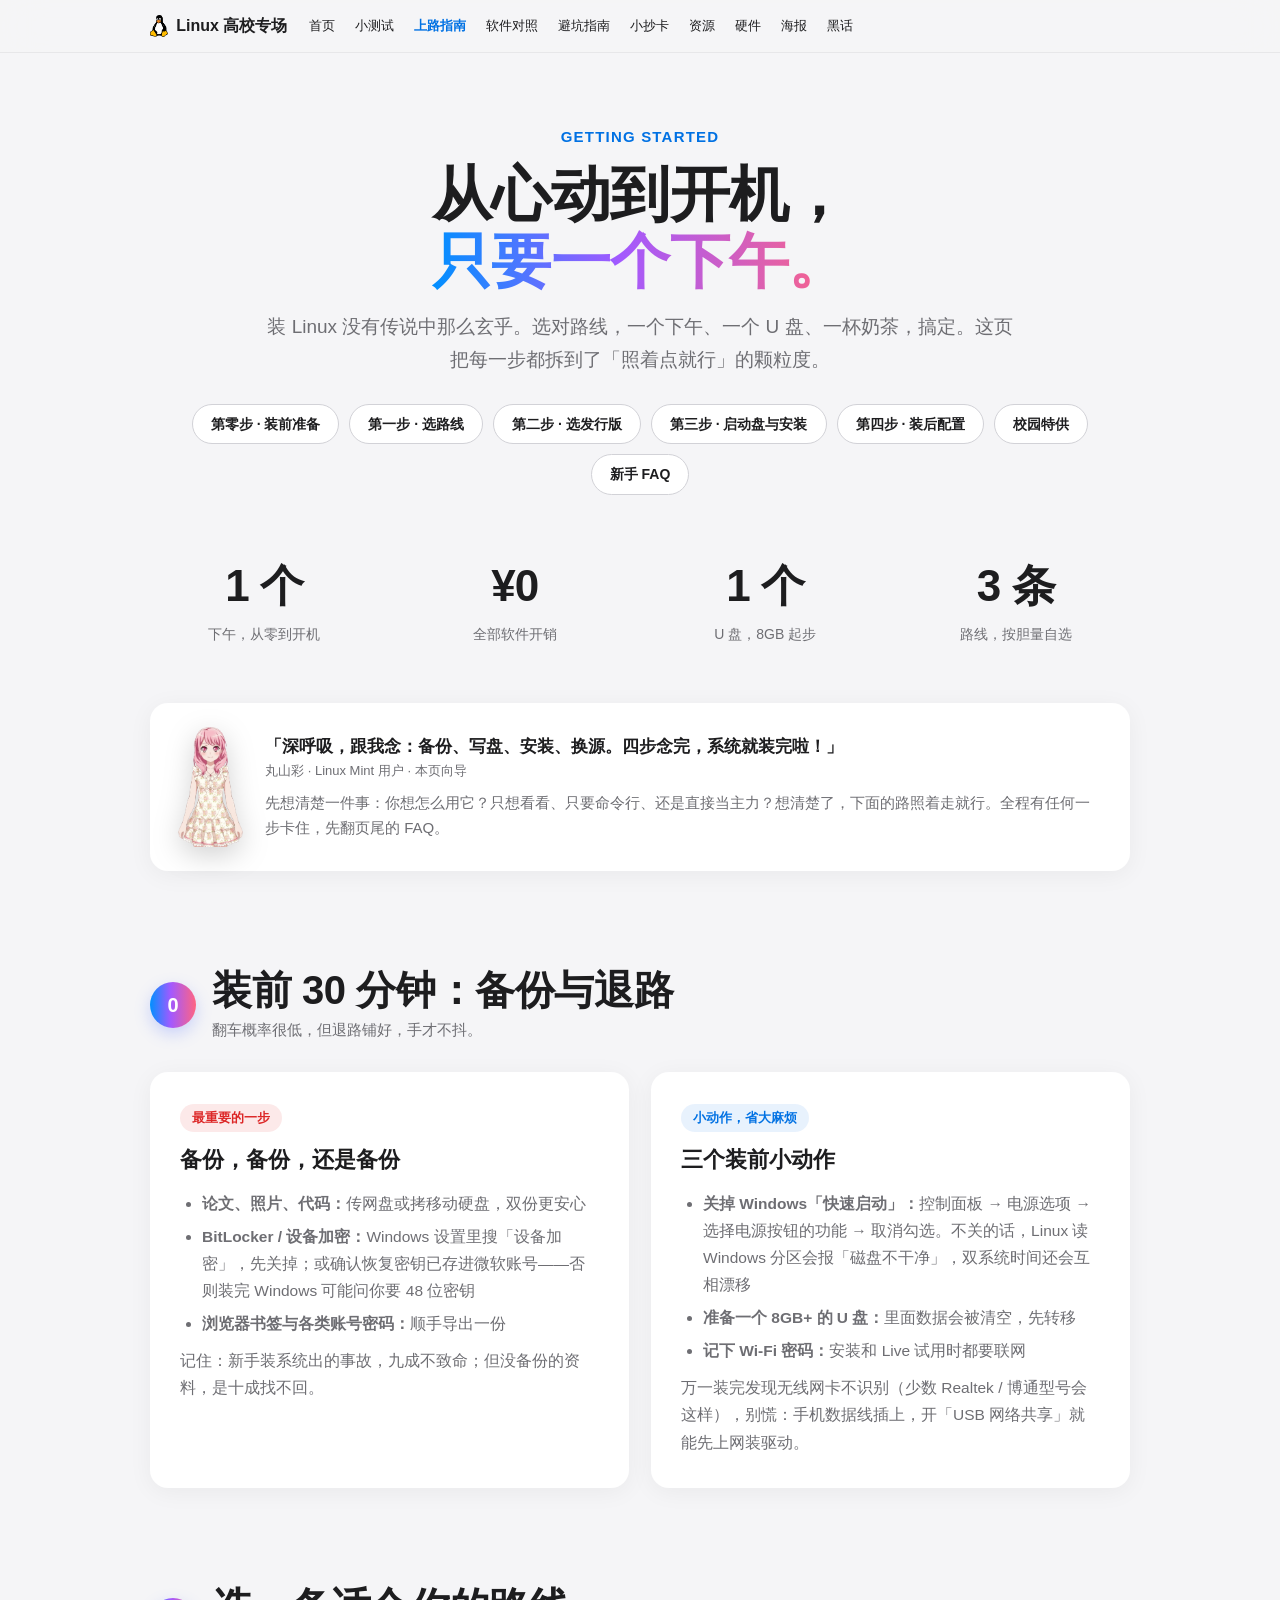
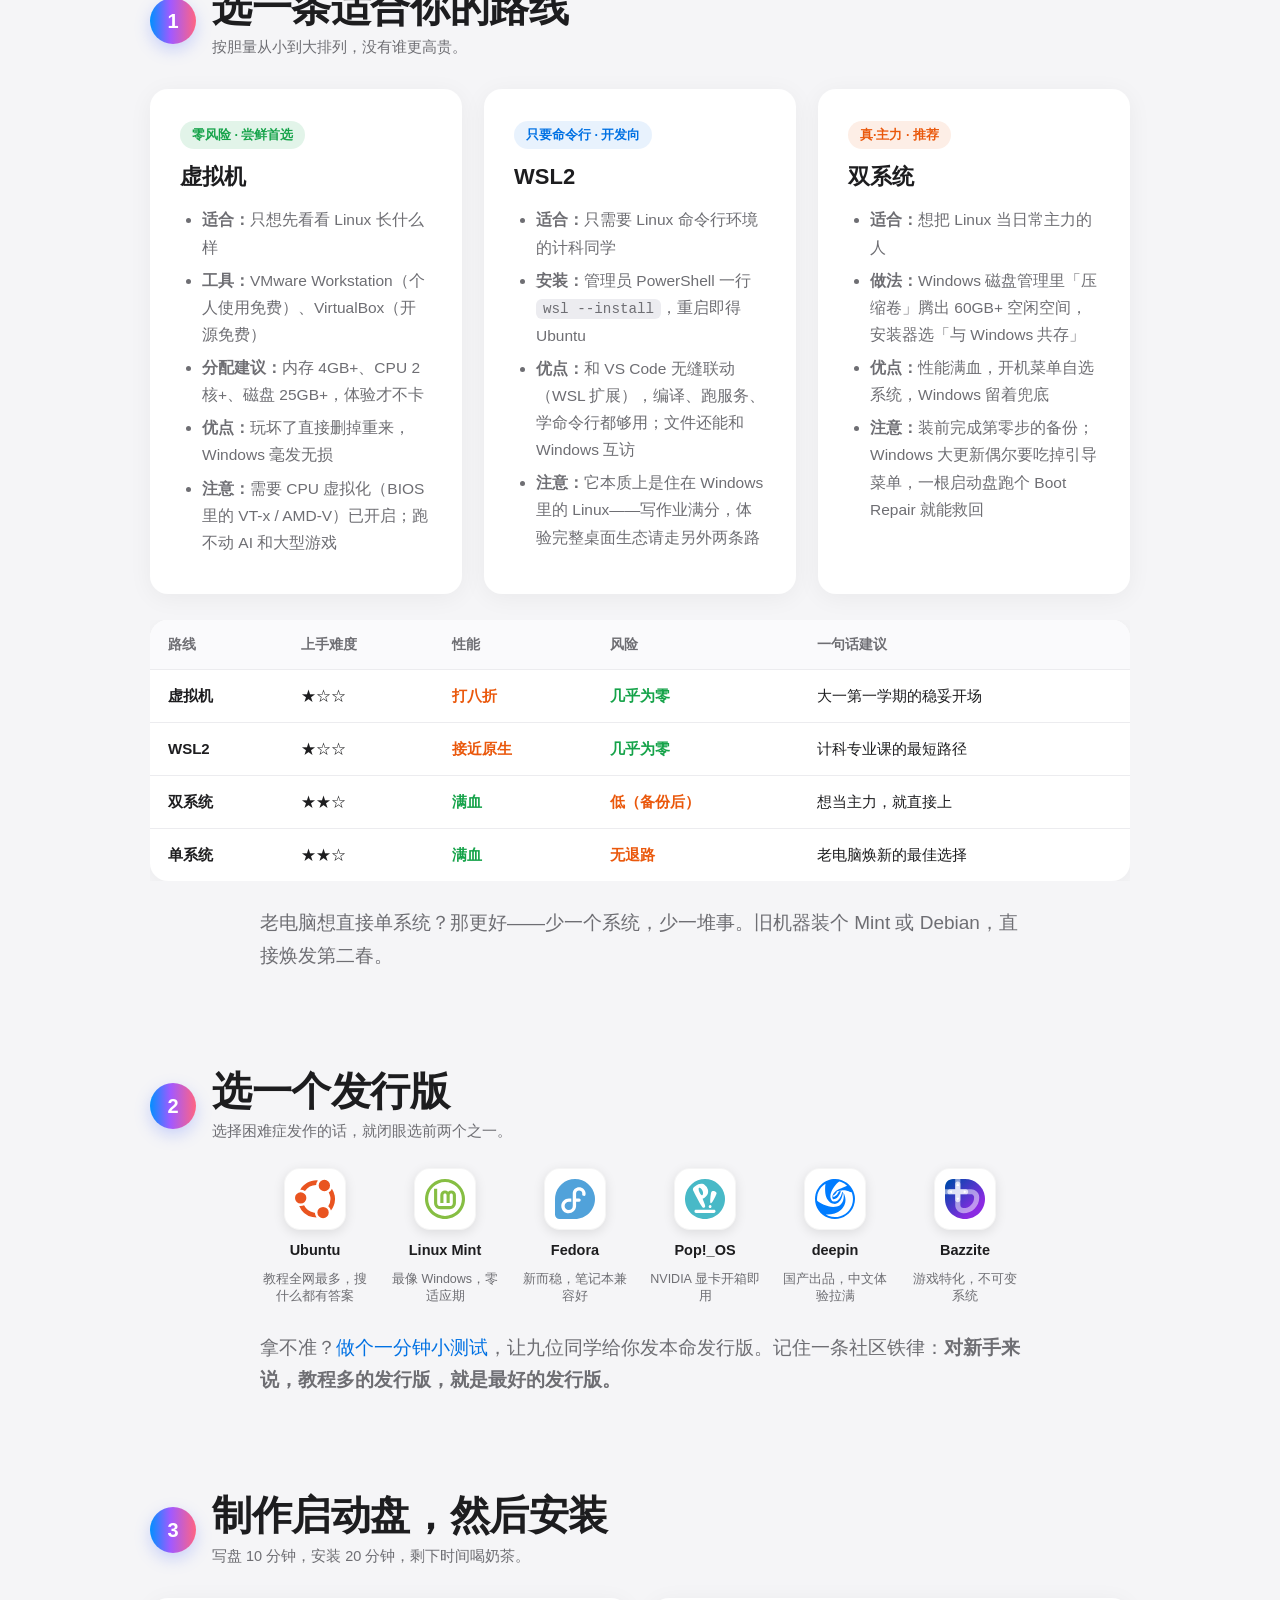
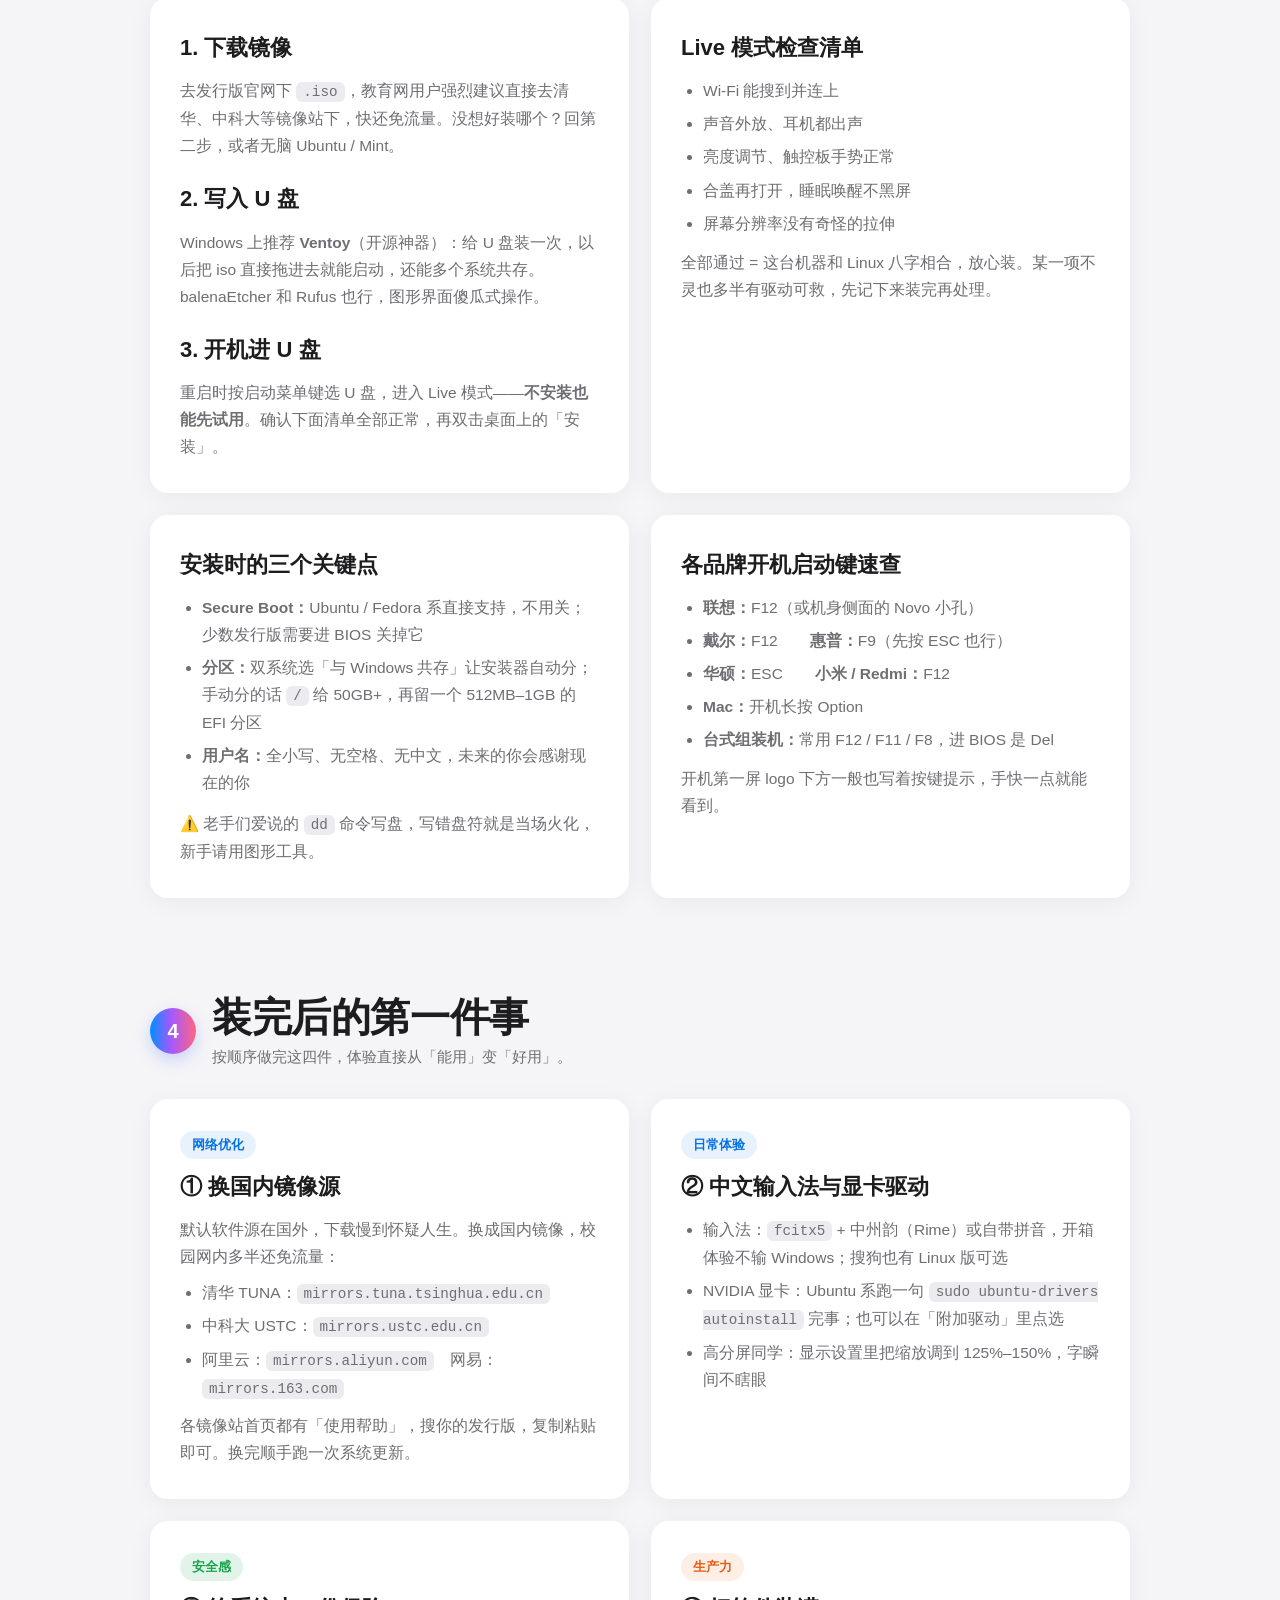
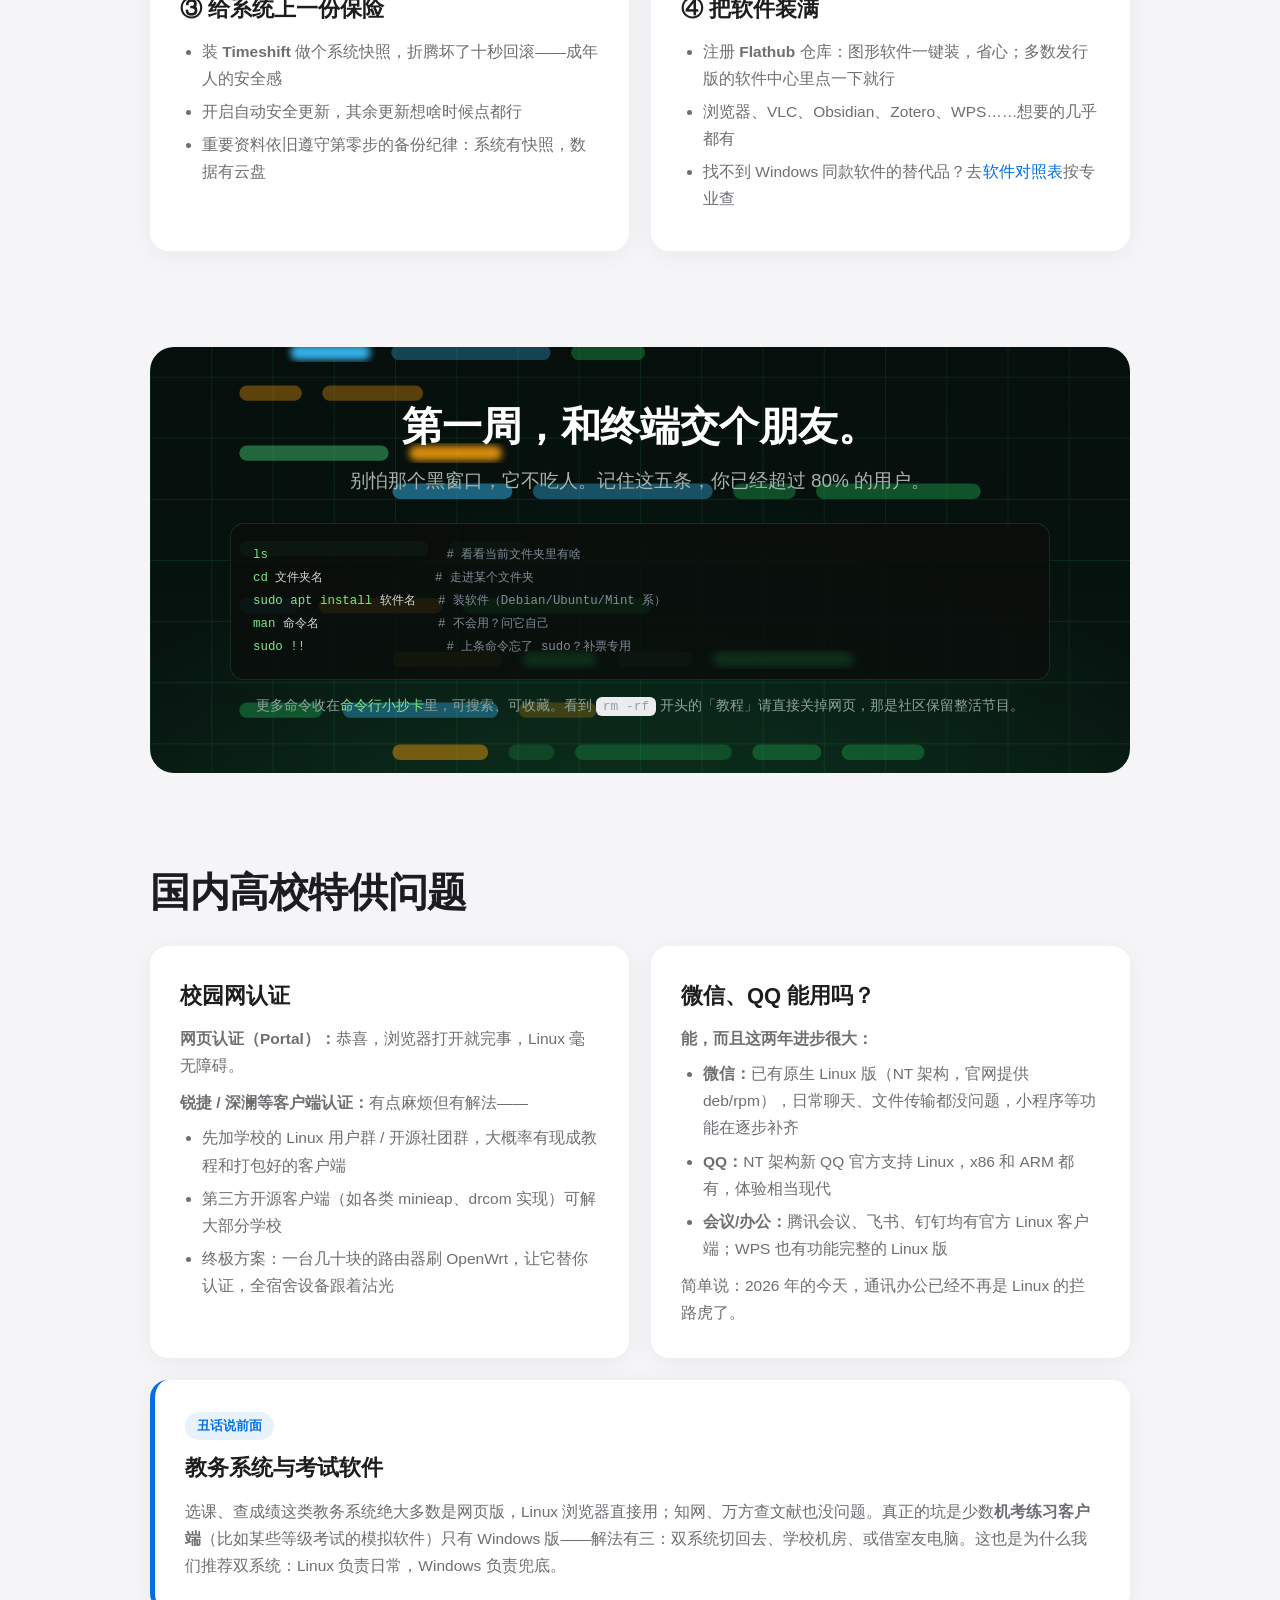
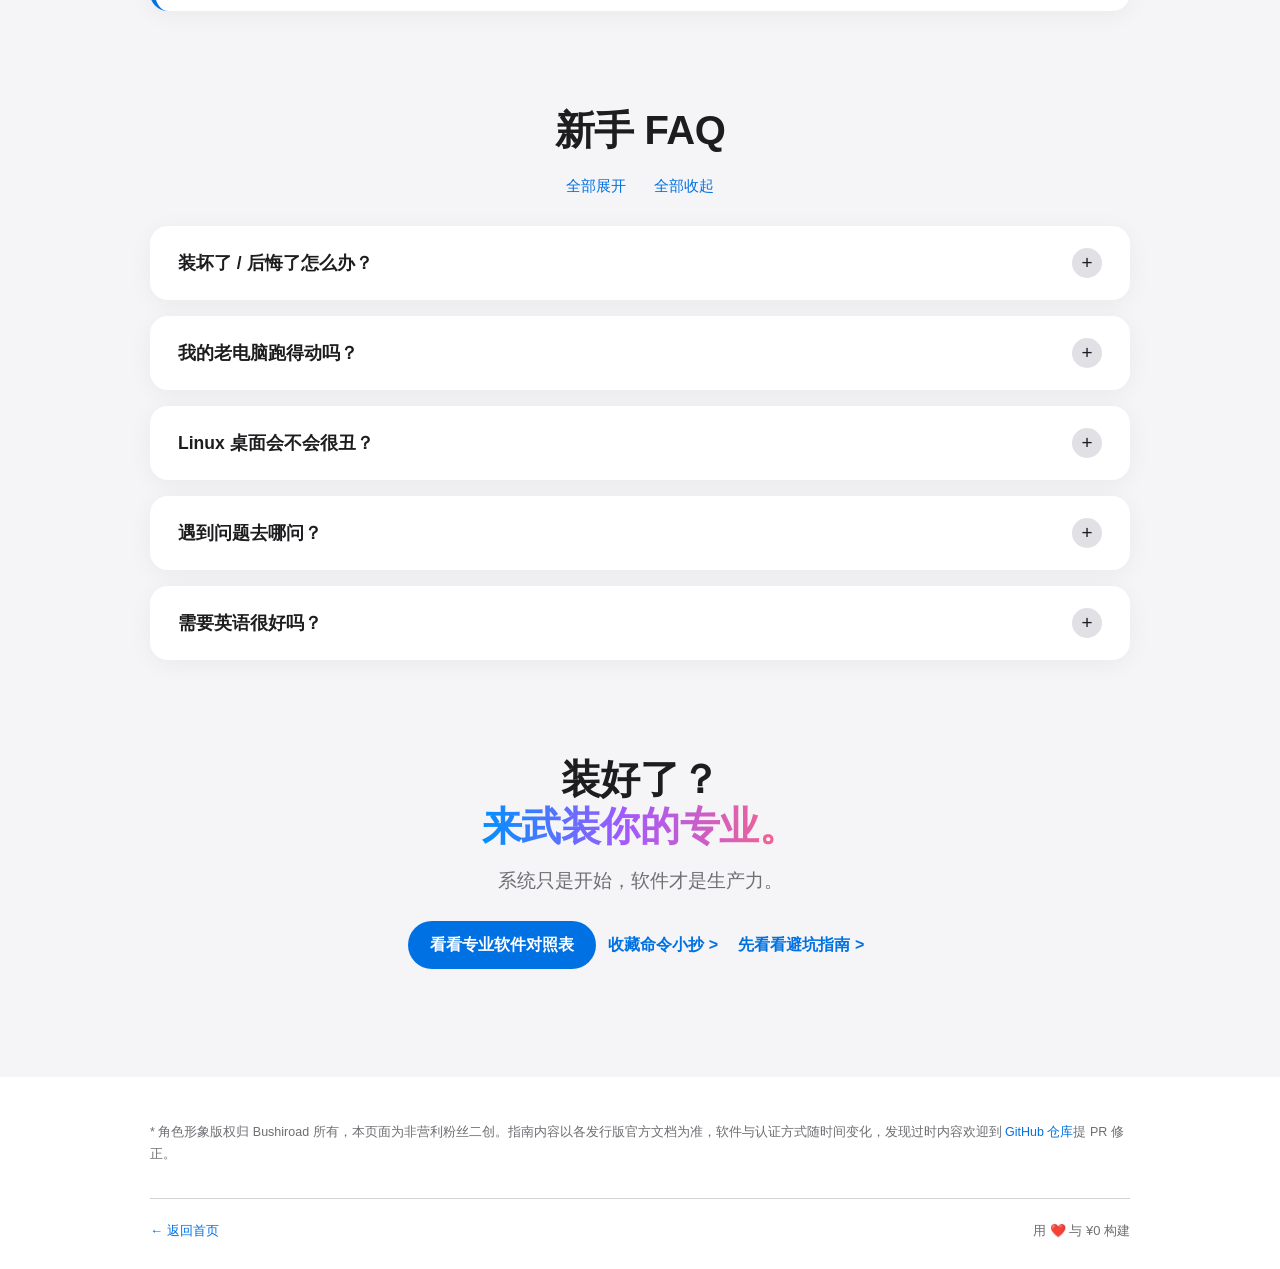
<file: guide.html>
<!DOCTYPE html>
<html lang="zh-CN">
<head>
<meta charset="UTF-8">
<meta name="viewport" content="width=device-width, initial-scale=1.0">
<title>上路指南 - 从心动到开机，只要一个下午</title>
<meta name="description" content="高校生 Linux 新手上路指南：装前准备、虚拟机 / WSL2 / 双系统三条路线、发行版怎么选、启动盘制作、装后配置、校园网与微信 QQ 现状、新手 FAQ。">
<meta property="og:title" content="上路指南 - 从心动到开机，只要一个下午">
<meta property="og:description" content="高校生 Linux 新手上路指南：装前准备、三条路线、发行版选择、启动盘、装后配置与校园网生存手册。">
<meta property="og:image" content="https://linuxedu.space/img/tux.png">
<link rel="icon" href="data:image/svg+xml,<svg xmlns='http://www.w3.org/2000/svg' viewBox='0 0 100 100'><text y='.9em' font-size='90'>🐧</text></svg>">
<link rel="stylesheet" href="assets/site.css">
<style>
/* 本页专属样式 */
/* 目录跳转 */
.toc{display:flex;gap:10px;flex-wrap:wrap;justify-content:center;margin-top:28px;}
.toc a{background:#fff;border:1px solid #d2d2d7;border-radius:980px;padding:8px 18px;font-size:14px;font-weight:600;color:var(--text);transition:all .18s;}
.toc a:hover{color:var(--blue);border-color:var(--blue);text-decoration:none;}
/* 步骤标题 */
.step{display:flex;align-items:center;gap:16px;}
.step .num{flex:0 0 auto;width:46px;height:46px;border-radius:50%;background:var(--grad);color:#fff;font-size:20px;font-weight:700;display:flex;align-items:center;justify-content:center;box-shadow:0 6px 16px rgba(90,120,255,.28);}
.step .sub{font-size:14.5px;color:var(--text-2);margin-top:6px;}
/* 发行版图标行 */
.d-row{display:flex;gap:20px;flex-wrap:wrap;justify-content:center;margin-top:24px;}
.d-item{display:flex;flex-direction:column;align-items:center;gap:9px;width:110px;text-align:center;}
.d-item .ic-tile{width:62px;height:62px;border-radius:16px;background:#fff;box-shadow:0 3px 12px rgba(0,0,0,.10),inset 0 0 0 1px rgba(0,0,0,.04);display:flex;align-items:center;justify-content:center;padding:11px;transition:transform .2s,box-shadow .2s;}
.d-item:hover .ic-tile{transform:translateY(-3px);box-shadow:0 8px 20px rgba(0,0,0,.14);}
.d-item .ic-tile img{width:100%;height:100%;object-fit:contain;pointer-events:none;}
.d-item b{font-size:14.5px;color:var(--text);}
.d-item span{font-size:12.5px;color:var(--text-2);line-height:1.4;}
/* 深色终端带 */
.term-band{background:#071410 url("img/bg/terminal.svg") center/cover no-repeat;border-radius:calc(var(--radius) + 6px);padding:56px 22px;color:#e5e7eb;overflow:hidden;}
.term-band h2{color:#fff;}
.term-band .lead{color:#a7b3ad;}
.term-inner{max-width:820px;margin:0 auto;}
.term-band .tip{font-size:14px;color:#8fa39a;margin-top:6px;}
.term-band .tip a{color:#7ee787;}
.term-band pre{background:rgba(10,14,12,.82);border:1px solid rgba(126,231,135,.14);margin:26px 0 14px;}
/* FAQ 手风琴（与首页同款） */
.faq-controls{display:flex;gap:20px;justify-content:center;margin-top:20px;}
.faq-controls button{background:none;border:none;color:var(--blue);font-size:15px;cursor:pointer;font-family:inherit;padding:4px;}
.faq-controls button:hover{text-decoration:underline;}
.faq-item{background:#fff;border-radius:var(--radius);margin-top:16px;overflow:hidden;box-shadow:0 4px 24px rgba(0,0,0,.05);}
.faq-q{width:100%;display:flex;align-items:center;justify-content:space-between;gap:16px;background:none;border:none;padding:22px 28px;font-size:17.5px;font-weight:700;text-align:left;cursor:pointer;color:var(--text);font-family:inherit;}
.faq-q .ic{flex:0 0 auto;width:30px;height:30px;border-radius:50%;background:#e0e0e5;display:flex;align-items:center;justify-content:center;font-size:19px;font-weight:400;transition:transform .32s ease;user-select:none;}
.faq-item.open .faq-q .ic{transform:rotate(45deg);}
.faq-a{display:grid;grid-template-rows:0fr;transition:grid-template-rows .35s ease;}
.faq-item.open .faq-a{grid-template-rows:1fr;}
.faq-a>div{overflow:hidden;}
.faq-a p{padding:0 28px 24px;font-size:15.5px;color:var(--text-2);line-height:1.75;}
</style>
</head>
<body>

<nav class="topnav"><div class="topnav-in">
  <div class="logo"><a href="index"><img src="img/tux.png" alt="">Linux 高校专场</a></div>
  <div class="links">
    <a href="index">首页</a>
    <a href="quiz">小测试</a>
    <a href="guide" class="on">上路指南</a>
    <a href="apps">软件对照</a>
    <a href="honest">避坑指南</a>
    <a href="cheatsheet">小抄卡</a>
    <a href="resources">资源</a>
    <a href="hardware">硬件</a>
    <a href="poster">海报</a>
    <a href="jargon">黑话</a>
  </div>
</div></nav>

<header class="page-hero">
  <div class="wrap">
    <p class="kicker">Getting Started</p>
    <h1>从心动到开机，<br><span class="grad-text">只要一个下午。</span></h1>
    <p class="lead">装 Linux 没有传说中那么玄乎。选对路线，一个下午、一个 U 盘、一杯奶茶，搞定。这页把每一步都拆到了「照着点就行」的颗粒度。</p>
    <div class="toc rv">
      <a href="#prep">第零步 · 装前准备</a>
      <a href="#route">第一步 · 选路线</a>
      <a href="#distro">第二步 · 选发行版</a>
      <a href="#usb">第三步 · 启动盘与安装</a>
      <a href="#post">第四步 · 装后配置</a>
      <a href="#campus">校园特供</a>
      <a href="#faq">新手 FAQ</a>
    </div>
  </div>
</header>

<section class="sec" style="padding-top:20px;"><div class="wrap">
  <div class="stats rv">
    <div class="stat"><b>1 个</b><span>下午，从零到开机</span></div>
    <div class="stat"><b>¥0</b><span>全部软件开销</span></div>
    <div class="stat"><b>1 个</b><span>U 盘，8GB 起步</span></div>
    <div class="stat"><b>3 条</b><span>路线，按胆量自选</span></div>
  </div>
</div></section>

<section class="sec" style="padding-top:8px;"><div class="wrap">
  <div class="host rv">
    <img loading="lazy" decoding="async" src="img/char/aya.webp" alt="丸山彩">
    <div>
      <div class="q">「深呼吸，跟我念：备份、写盘、安装、换源。四步念完，系统就装完啦！」</div>
      <div class="who">丸山彩 · Linux Mint 用户 · 本页向导</div>
      <p>先想清楚一件事：你想怎么用它？只想看看、只要命令行、还是直接当主力？想清楚了，下面的路照着走就行。全程有任何一步卡住，先翻页尾的 FAQ。</p>
    </div>
  </div>
</div></section>

<section class="sec" id="prep"><div class="wrap">
  <div class="step rv">
    <span class="num">0</span>
    <div>
      <h2>装前 30 分钟：备份与退路</h2>
      <div class="sub">翻车概率很低，但退路铺好，手才不抖。</div>
    </div>
  </div>
  <div class="grid2" style="margin-top:30px;">
    <div class="card rv">
      <span class="pill red">最重要的一步</span>
      <h3>备份，备份，还是备份</h3>
      <ul>
        <li><b>论文、照片、代码：</b>传网盘或拷移动硬盘，双份更安心</li>
        <li><b>BitLocker / 设备加密：</b>Windows 设置里搜「设备加密」，先关掉；或确认恢复密钥已存进微软账号——否则装完 Windows 可能问你要 48 位密钥</li>
        <li><b>浏览器书签与各类账号密码：</b>顺手导出一份</li>
      </ul>
      <p style="margin-top:10px;">记住：新手装系统出的事故，九成不致命；但没备份的资料，是十成找不回。</p>
    </div>
    <div class="card rv">
      <span class="pill">小动作，省大麻烦</span>
      <h3>三个装前小动作</h3>
      <ul>
        <li><b>关掉 Windows「快速启动」：</b>控制面板 → 电源选项 → 选择电源按钮的功能 → 取消勾选。不关的话，Linux 读 Windows 分区会报「磁盘不干净」，双系统时间还会互相漂移</li>
        <li><b>准备一个 8GB+ 的 U 盘：</b>里面数据会被清空，先转移</li>
        <li><b>记下 Wi-Fi 密码：</b>安装和 Live 试用时都要联网</li>
      </ul>
      <p style="margin-top:10px;">万一装完发现无线网卡不识别（少数 Realtek / 博通型号会这样），别慌：手机数据线插上，开「USB 网络共享」就能先上网装驱动。</p>
    </div>
  </div>
</div></section>

<section class="sec" id="route"><div class="wrap">
  <div class="step rv">
    <span class="num">1</span>
    <div>
      <h2>选一条适合你的路线</h2>
      <div class="sub">按胆量从小到大排列，没有谁更高贵。</div>
    </div>
  </div>
  <div class="grid3" style="margin-top:30px;">
    <div class="card rv">
      <span class="pill green">零风险 · 尝鲜首选</span>
      <h3>虚拟机</h3>
      <ul>
        <li><b>适合：</b>只想先看看 Linux 长什么样</li>
        <li><b>工具：</b>VMware Workstation（个人使用免费）、VirtualBox（开源免费）</li>
        <li><b>分配建议：</b>内存 4GB+、CPU 2 核+、磁盘 25GB+，体验才不卡</li>
        <li><b>优点：</b>玩坏了直接删掉重来，Windows 毫发无损</li>
        <li><b>注意：</b>需要 CPU 虚拟化（BIOS 里的 VT-x / AMD-V）已开启；跑不动 AI 和大型游戏</li>
      </ul>
    </div>
    <div class="card rv">
      <span class="pill">只要命令行 · 开发向</span>
      <h3>WSL2</h3>
      <ul>
        <li><b>适合：</b>只需要 Linux 命令行环境的计科同学</li>
        <li><b>安装：</b>管理员 PowerShell 一行 <code>wsl --install</code>，重启即得 Ubuntu</li>
        <li><b>优点：</b>和 VS Code 无缝联动（WSL 扩展），编译、跑服务、学命令行都够用；文件还能和 Windows 互访</li>
        <li><b>注意：</b>它本质上是住在 Windows 里的 Linux——写作业满分，体验完整桌面生态请走另外两条路</li>
      </ul>
    </div>
    <div class="card rv">
      <span class="pill orange">真·主力 · 推荐</span>
      <h3>双系统</h3>
      <ul>
        <li><b>适合：</b>想把 Linux 当日常主力的人</li>
        <li><b>做法：</b>Windows 磁盘管理里「压缩卷」腾出 60GB+ 空闲空间，安装器选「与 Windows 共存」</li>
        <li><b>优点：</b>性能满血，开机菜单自选系统，Windows 留着兜底</li>
        <li><b>注意：</b>装前完成第零步的备份；Windows 大更新偶尔要吃掉引导菜单，一根启动盘跑个 Boot Repair 就能救回</li>
      </ul>
    </div>
  </div>
  <div class="tbl-wrap rv" style="margin-top:26px;"><table class="tbl">
    <tr><th>路线</th><th>上手难度</th><th>性能</th><th>风险</th><th>一句话建议</th></tr>
    <tr><td>虚拟机</td><td>★☆☆</td><td class="half">打八折</td><td class="yes">几乎为零</td><td>大一第一学期的稳妥开场</td></tr>
    <tr><td>WSL2</td><td>★☆☆</td><td class="half">接近原生</td><td class="yes">几乎为零</td><td>计科专业课的最短路径</td></tr>
    <tr><td>双系统</td><td>★★☆</td><td class="yes">满血</td><td class="half">低（备份后）</td><td>想当主力，就直接上</td></tr>
    <tr><td>单系统</td><td>★★☆</td><td class="yes">满血</td><td class="half">无退路</td><td>老电脑焕新的最佳选择</td></tr>
  </table></div>
  <p class="lead rv" style="margin-top:26px;">老电脑想直接单系统？那更好——少一个系统，少一堆事。旧机器装个 Mint 或 Debian，直接焕发第二春。</p>
</div></section>

<section class="sec" id="distro"><div class="wrap">
  <div class="step rv">
    <span class="num">2</span>
    <div>
      <h2>选一个发行版</h2>
      <div class="sub">选择困难症发作的话，就闭眼选前两个之一。</div>
    </div>
  </div>
  <div class="d-row rv">
    <div class="d-item"><div class="ic-tile"><img src="img/icons/ubuntu.svg" alt="Ubuntu"></div><b>Ubuntu</b><span>教程全网最多，搜什么都有答案</span></div>
    <div class="d-item"><div class="ic-tile"><img src="img/icons/linuxmint.svg" alt="Linux Mint"></div><b>Linux Mint</b><span>最像 Windows，零适应期</span></div>
    <div class="d-item"><div class="ic-tile"><img src="img/icons/fedora.svg" alt="Fedora"></div><b>Fedora</b><span>新而稳，笔记本兼容好</span></div>
    <div class="d-item"><div class="ic-tile"><img src="img/icons/popos.svg" alt="Pop!_OS"></div><b>Pop!_OS</b><span>NVIDIA 显卡开箱即用</span></div>
    <div class="d-item"><div class="ic-tile"><img src="img/icons/deepin.svg" alt="deepin"></div><b>deepin</b><span>国产出品，中文体验拉满</span></div>
    <div class="d-item"><div class="ic-tile"><img src="img/icons/bazzite.svg" alt="Bazzite"></div><b>Bazzite</b><span>游戏特化，不可变系统</span></div>
  </div>
  <p class="lead rv" style="margin-top:26px;">拿不准？<a href="quiz">做个一分钟小测试</a>，让九位同学给你发本命发行版。记住一条社区铁律：<b>对新手来说，教程多的发行版，就是最好的发行版。</b></p>
</div></section>

<section class="sec" id="usb"><div class="wrap">
  <div class="step rv">
    <span class="num">3</span>
    <div>
      <h2>制作启动盘，然后安装</h2>
      <div class="sub">写盘 10 分钟，安装 20 分钟，剩下时间喝奶茶。</div>
    </div>
  </div>
  <div class="grid2" style="margin-top:30px;">
    <div class="card rv">
      <h3>1. 下载镜像</h3>
      <p>去发行版官网下 <code>.iso</code>，教育网用户强烈建议直接去清华、中科大等镜像站下，快还免流量。没想好装哪个？回第二步，或者无脑 Ubuntu / Mint。</p>
      <h3 style="margin-top:22px;">2. 写入 U 盘</h3>
      <p>Windows 上推荐 <b>Ventoy</b>（开源神器）：给 U 盘装一次，以后把 iso 直接拖进去就能启动，还能多个系统共存。balenaEtcher 和 Rufus 也行，图形界面傻瓜式操作。</p>
      <h3 style="margin-top:22px;">3. 开机进 U 盘</h3>
      <p>重启时按启动菜单键选 U 盘，进入 Live 模式——<b>不安装也能先试用</b>。确认下面清单全部正常，再双击桌面上的「安装」。</p>
    </div>
    <div class="card rv">
      <h3>Live 模式检查清单</h3>
      <ul>
        <li>Wi-Fi 能搜到并连上</li>
        <li>声音外放、耳机都出声</li>
        <li>亮度调节、触控板手势正常</li>
        <li>合盖再打开，睡眠唤醒不黑屏</li>
        <li>屏幕分辨率没有奇怪的拉伸</li>
      </ul>
      <p style="margin-top:12px;">全部通过 = 这台机器和 Linux 八字相合，放心装。某一项不灵也多半有驱动可救，先记下来装完再处理。</p>
    </div>
  </div>
  <div class="grid2" style="margin-top:22px;">
    <div class="card rv">
      <h3>安装时的三个关键点</h3>
      <ul>
        <li><b>Secure Boot：</b>Ubuntu / Fedora 系直接支持，不用关；少数发行版需要进 BIOS 关掉它</li>
        <li><b>分区：</b>双系统选「与 Windows 共存」让安装器自动分；手动分的话 <code>/</code> 给 50GB+，再留一个 512MB–1GB 的 EFI 分区</li>
        <li><b>用户名：</b>全小写、无空格、无中文，未来的你会感谢现在的你</li>
      </ul>
      <p style="margin-top:14px;">⚠️ 老手们爱说的 <code>dd</code> 命令写盘，写错盘符就是当场火化，新手请用图形工具。</p>
    </div>
    <div class="card rv">
      <h3>各品牌开机启动键速查</h3>
      <ul>
        <li><b>联想：</b>F12（或机身侧面的 Novo 小孔）</li>
        <li><b>戴尔：</b>F12　　<b>惠普：</b>F9（先按 ESC 也行）</li>
        <li><b>华硕：</b>ESC　　<b>小米 / Redmi：</b>F12</li>
        <li><b>Mac：</b>开机长按 Option</li>
        <li><b>台式组装机：</b>常用 F12 / F11 / F8，进 BIOS 是 Del</li>
      </ul>
      <p style="margin-top:12px;">开机第一屏 logo 下方一般也写着按键提示，手快一点就能看到。</p>
    </div>
  </div>
</div></section>

<section class="sec" id="post"><div class="wrap">
  <div class="step rv">
    <span class="num">4</span>
    <div>
      <h2>装完后的第一件事</h2>
      <div class="sub">按顺序做完这四件，体验直接从「能用」变「好用」。</div>
    </div>
  </div>
  <div class="grid2" style="margin-top:30px;">
    <div class="card rv">
      <span class="pill">网络优化</span>
      <h3>① 换国内镜像源</h3>
      <p>默认软件源在国外，下载慢到怀疑人生。换成国内镜像，校园网内多半还免流量：</p>
      <ul>
        <li>清华 TUNA：<code>mirrors.tuna.tsinghua.edu.cn</code></li>
        <li>中科大 USTC：<code>mirrors.ustc.edu.cn</code></li>
        <li>阿里云：<code>mirrors.aliyun.com</code>　网易：<code>mirrors.163.com</code></li>
      </ul>
      <p style="margin-top:10px;">各镜像站首页都有「使用帮助」，搜你的发行版，复制粘贴即可。换完顺手跑一次系统更新。</p>
    </div>
    <div class="card rv">
      <span class="pill">日常体验</span>
      <h3>② 中文输入法与显卡驱动</h3>
      <ul>
        <li>输入法：<code>fcitx5</code> + 中州韵（Rime）或自带拼音，开箱体验不输 Windows；搜狗也有 Linux 版可选</li>
        <li>NVIDIA 显卡：Ubuntu 系跑一句 <code>sudo ubuntu-drivers autoinstall</code> 完事；也可以在「附加驱动」里点选</li>
        <li>高分屏同学：显示设置里把缩放调到 125%–150%，字瞬间不瞎眼</li>
      </ul>
    </div>
    <div class="card rv">
      <span class="pill green">安全感</span>
      <h3>③ 给系统上一份保险</h3>
      <ul>
        <li>装 <b>Timeshift</b> 做个系统快照，折腾坏了十秒回滚——成年人的安全感</li>
        <li>开启自动安全更新，其余更新想啥时候点都行</li>
        <li>重要资料依旧遵守第零步的备份纪律：系统有快照，数据有云盘</li>
      </ul>
    </div>
    <div class="card rv">
      <span class="pill orange">生产力</span>
      <h3>④ 把软件装满</h3>
      <ul>
        <li>注册 <b>Flathub</b> 仓库：图形软件一键装，省心；多数发行版的软件中心里点一下就行</li>
        <li>浏览器、VLC、Obsidian、Zotero、WPS……想要的几乎都有</li>
        <li>找不到 Windows 同款软件的替代品？去<a href="apps">软件对照表</a>按专业查</li>
      </ul>
    </div>
  </div>
</div></section>

<section class="sec"><div class="wrap">
  <div class="term-band rv">
    <div class="term-inner center">
      <h2>第一周，和终端交个朋友。</h2>
      <p class="lead">别怕那个黑窗口，它不吃人。记住这五条，你已经超过 80% 的用户。</p>
      <pre style="text-align:left;"><code><span class="hl">ls</span>                        <span class="cm"># 看看当前文件夹里有啥</span>
<span class="hl">cd</span> 文件夹名               <span class="cm"># 走进某个文件夹</span>
<span class="hl">sudo apt install</span> 软件名   <span class="cm"># 装软件（Debian/Ubuntu/Mint 系）</span>
<span class="hl">man</span> 命令名                <span class="cm"># 不会用？问它自己</span>
<span class="hl">sudo !!</span>                   <span class="cm"># 上条命令忘了 sudo？补票专用</span></code></pre>
      <p class="tip">更多命令收在<a href="cheatsheet">命令行小抄卡</a>里，可搜索、可收藏。看到 <code>rm -rf</code> 开头的「教程」请直接关掉网页，那是社区保留整活节目。</p>
    </div>
  </div>
</div></section>

<section class="sec" id="campus"><div class="wrap">
  <h2 class="rv">国内高校特供问题</h2>
  <div class="grid2" style="margin-top:30px;">
    <div class="card rv">
      <h3>校园网认证</h3>
      <p><b>网页认证（Portal）：</b>恭喜，浏览器打开就完事，Linux 毫无障碍。</p>
      <p style="margin-top:10px;"><b>锐捷 / 深澜等客户端认证：</b>有点麻烦但有解法——</p>
      <ul>
        <li>先加学校的 Linux 用户群 / 开源社团群，大概率有现成教程和打包好的客户端</li>
        <li>第三方开源客户端（如各类 minieap、drcom 实现）可解大部分学校</li>
        <li>终极方案：一台几十块的路由器刷 OpenWrt，让它替你认证，全宿舍设备跟着沾光</li>
      </ul>
    </div>
    <div class="card rv">
      <h3>微信、QQ 能用吗？</h3>
      <p><b>能，而且这两年进步很大：</b></p>
      <ul>
        <li><b>微信：</b>已有原生 Linux 版（NT 架构，官网提供 deb/rpm），日常聊天、文件传输都没问题，小程序等功能在逐步补齐</li>
        <li><b>QQ：</b>NT 架构新 QQ 官方支持 Linux，x86 和 ARM 都有，体验相当现代</li>
        <li><b>会议/办公：</b>腾讯会议、飞书、钉钉均有官方 Linux 客户端；WPS 也有功能完整的 Linux 版</li>
      </ul>
      <p style="margin-top:10px;">简单说：2026 年的今天，通讯办公已经不再是 Linux 的拦路虎了。</p>
    </div>
  </div>
  <div class="card rv" style="margin-top:22px;border-left:5px solid #0071e3;">
    <span class="pill">丑话说前面</span>
    <h3>教务系统与考试软件</h3>
    <p>选课、查成绩这类教务系统绝大多数是网页版，Linux 浏览器直接用；知网、万方查文献也没问题。真正的坑是少数<b>机考练习客户端</b>（比如某些等级考试的模拟软件）只有 Windows 版——解法有三：双系统切回去、学校机房、或借室友电脑。这也是为什么我们推荐双系统：Linux 负责日常，Windows 负责兜底。</p>
  </div>
</div></section>

<section class="sec" id="faq"><div class="wrap">
  <div class="center">
    <h2 class="rv">新手 FAQ</h2>
    <div class="faq-controls rv">
      <button id="faq-expand">全部展开</button>
      <button id="faq-collapse">全部收起</button>
    </div>
  </div>
  <div style="margin-top:26px;">
    <div class="faq-item rv">
      <button class="faq-q">装坏了 / 后悔了怎么办？<span class="ic">+</span></button>
      <div class="faq-a"><div><p>虚拟机：直接删虚拟机文件，就当没发生过。双系统：从 Windows 磁盘管理删掉 Linux 分区，再用启动盘修复一下引导即可。单系统：重装回 Windows 也就是半小时的事。资料按第零步备份过，系统本身就是耗材——这正是 Linux 最适合练手的原因：折腾成本约等于零。</p></div></div>
    </div>
    <div class="faq-item rv">
      <button class="faq-q">我的老电脑跑得动吗？<span class="ic">+</span></button>
      <div class="faq-a"><div><p>大概率比你想象的能跑。4GB 内存选轻量桌面（Xubuntu、Linux Mint Xfce 版），8GB 就随便挑；十年前的机器装 Debian 还能再战三年。选购新机或想查具体机型兼容性，去<a href="hardware">硬件页</a>看评级。</p></div></div>
    </div>
    <div class="faq-item rv">
      <button class="faq-q">Linux 桌面会不会很丑？<span class="ic">+</span></button>
      <div class="faq-a"><div><p>GNOME 和 KDE 的默认颜值早已在线，deepin 更是精致路线。想进一步折腾主题、 dock、状态栏，社区管这叫「Ricing」，成品可以去 r/unixporn 围观（听不懂这个词？<a href="jargon">黑话翻译器</a>伺候）。</p></div></div>
    </div>
    <div class="faq-item rv">
      <button class="faq-q">遇到问题去哪问？<span class="ic">+</span></button>
      <div class="faq-a"><div><p>三件套：① Arch Wiki——写得太好，用别的发行版也值得查；② 你发行版的中文论坛与社群；③ 本校开源社团 / 镜像站用户群。提问礼仪：说清发行版和版本、贴上完整报错截图、说明你试过什么。做到这三点，大佬们抢着回答。</p></div></div>
    </div>
    <div class="faq-item rv">
      <button class="faq-q">需要英语很好吗？<span class="ic">+</span></button>
      <div class="faq-a"><div><p>安装界面和桌面都有完整中文，日常使用零门槛。报错信息多为英文，但复制下来丢给搜索引擎或 AI，基本一搜一个准。把报错看懂的过程，本身就是英语和计算机双修的隐藏福利。</p></div></div>
    </div>
  </div>
</div></section>

<section class="sec center"><div class="wrap">
  <h2 class="rv">装好了？<br><span class="grad-text">来武装你的专业。</span></h2>
  <p class="lead rv">系统只是开始，软件才是生产力。</p>
  <div style="margin-top:24px;" class="rv">
    <a class="btn" href="apps">看看专业软件对照表</a>
    <a class="btn-ghost" href="cheatsheet">收藏命令小抄 &gt;</a>
    <a class="btn-ghost" href="honest">先看看避坑指南 &gt;</a>
  </div>
</div></section>

<footer><div class="wrap">
  <div class="legal">* 角色形象版权归 Bushiroad 所有，本页面为非营利粉丝二创。指南内容以各发行版官方文档为准，软件与认证方式随时间变化，发现过时内容欢迎到 <a href="https://github.com/Huanuyn1/Linuxedu.space" target="_blank" rel="noopener">GitHub 仓库</a>提 PR 修正。</div>
  <div class="footer-bar"><span><a href="index">← 返回首页</a></span><span>用 ❤️ 与 ¥0 构建</span></div>
</div></footer>

<script>
const io = new IntersectionObserver(es => {
  es.forEach(e => { if (e.isIntersecting) { e.target.classList.add('in'); io.unobserve(e.target); } });
}, { threshold: 0.1 });
document.querySelectorAll('.rv').forEach(el => io.observe(el));

// FAQ 手风琴
document.querySelectorAll('.faq-q').forEach(q => {
  q.addEventListener('click', () => q.closest('.faq-item').classList.toggle('open'));
});
document.getElementById('faq-expand').addEventListener('click', () =>
  document.querySelectorAll('.faq-item').forEach(i => i.classList.add('open')));
document.getElementById('faq-collapse').addEventListener('click', () =>
  document.querySelectorAll('.faq-item').forEach(i => i.classList.remove('open')));
</script>
</body>
</html>
</file>
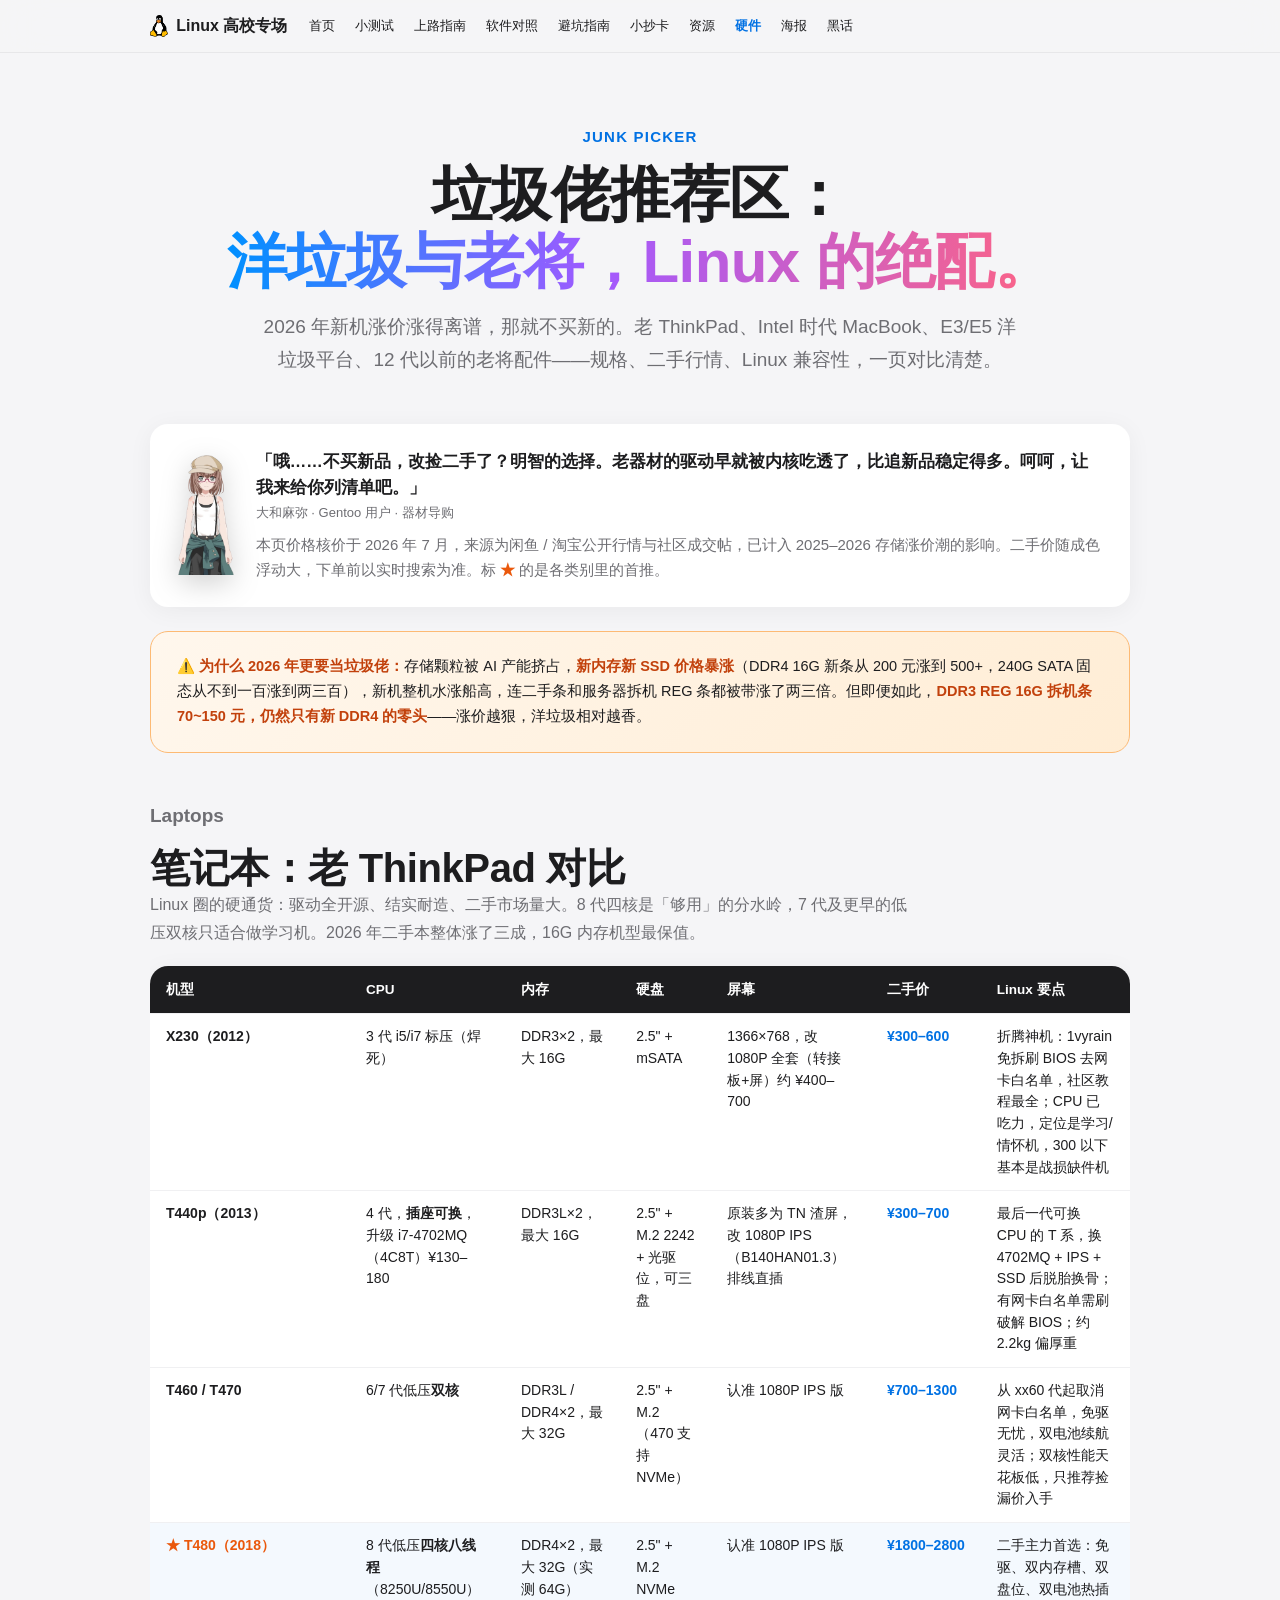
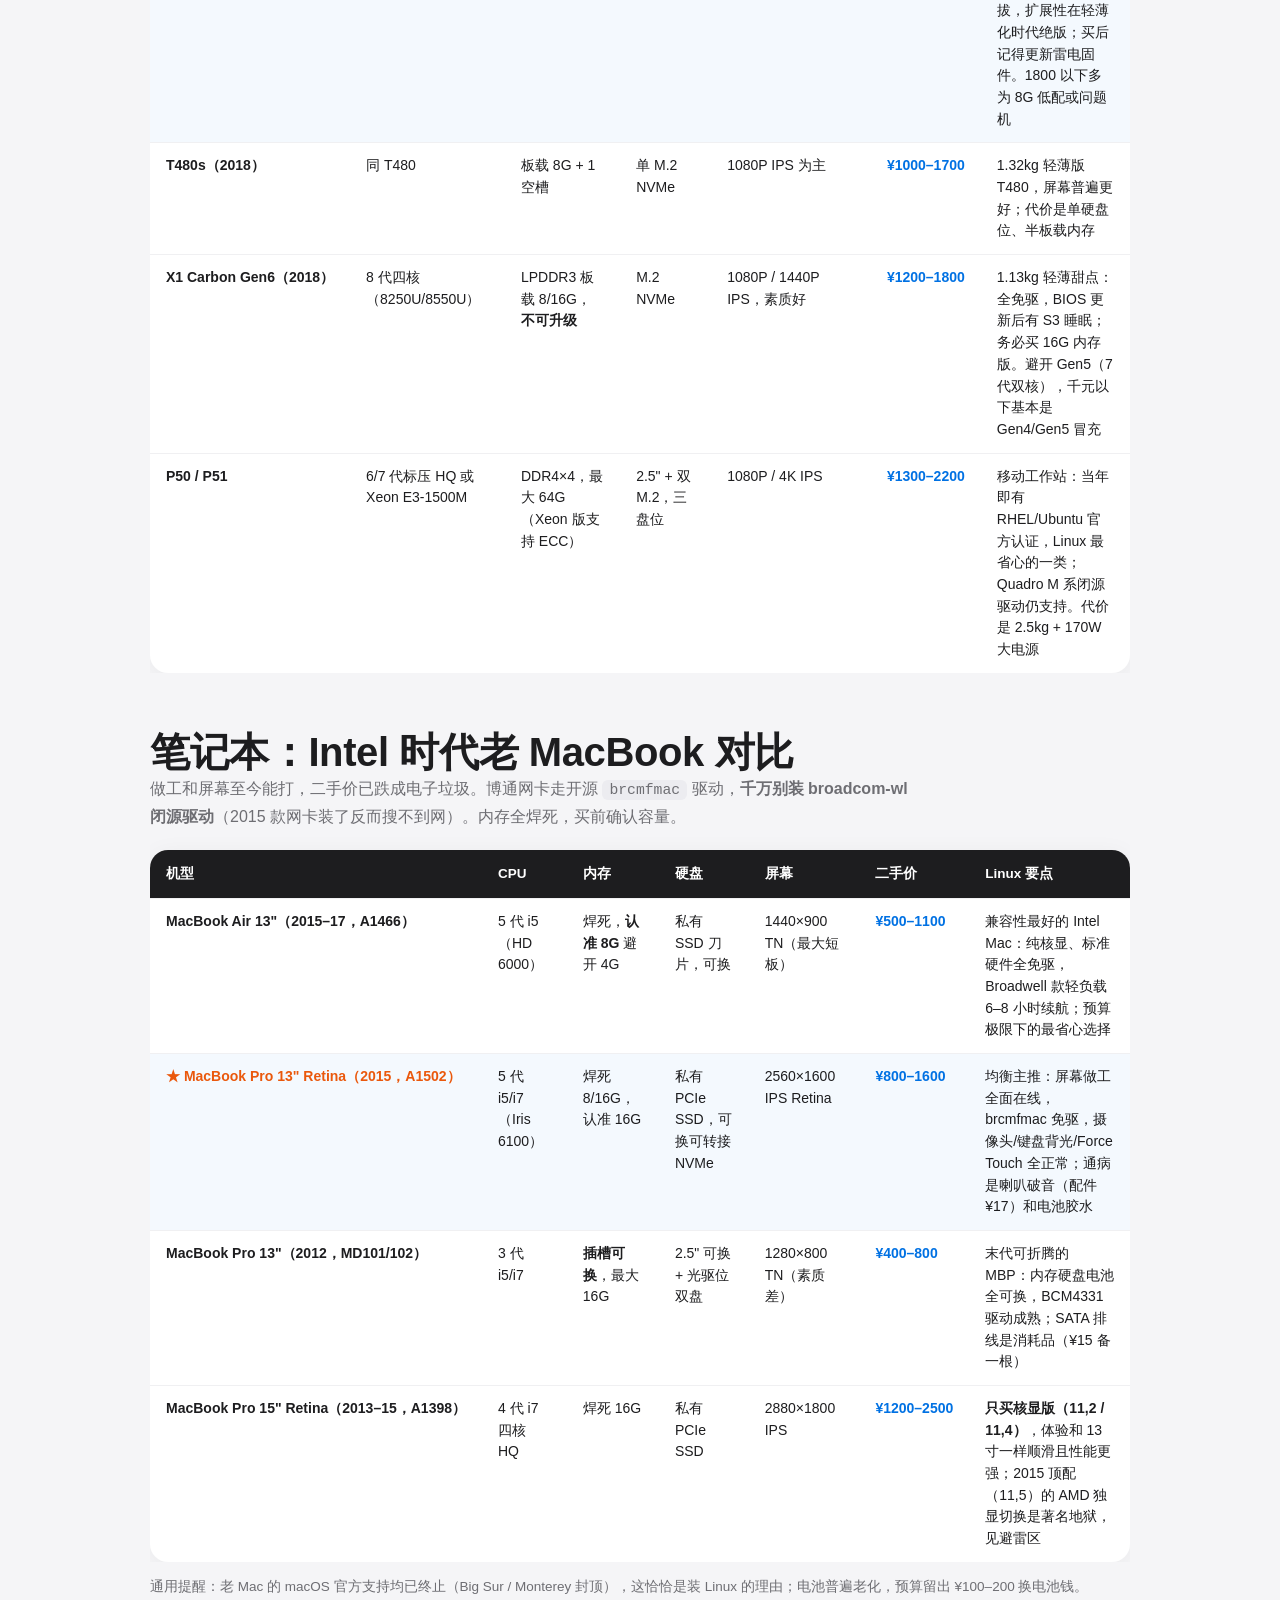
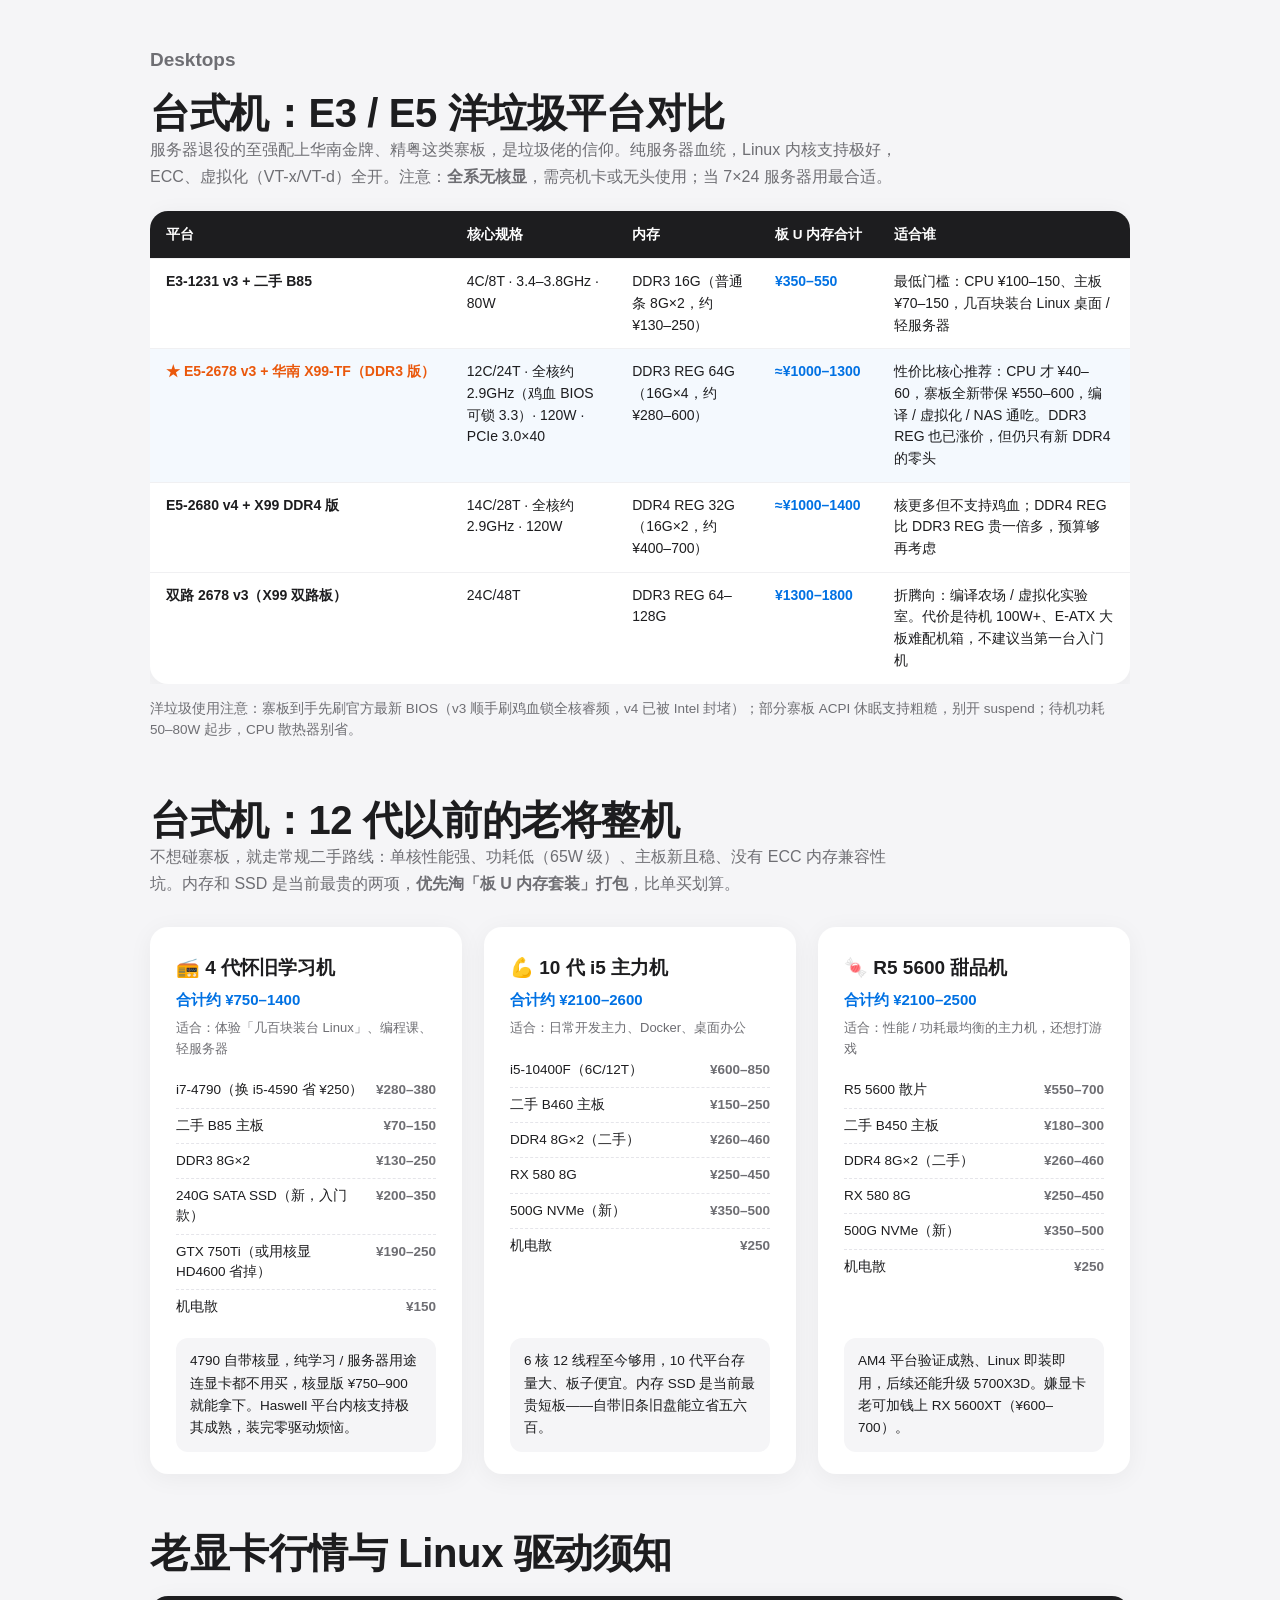
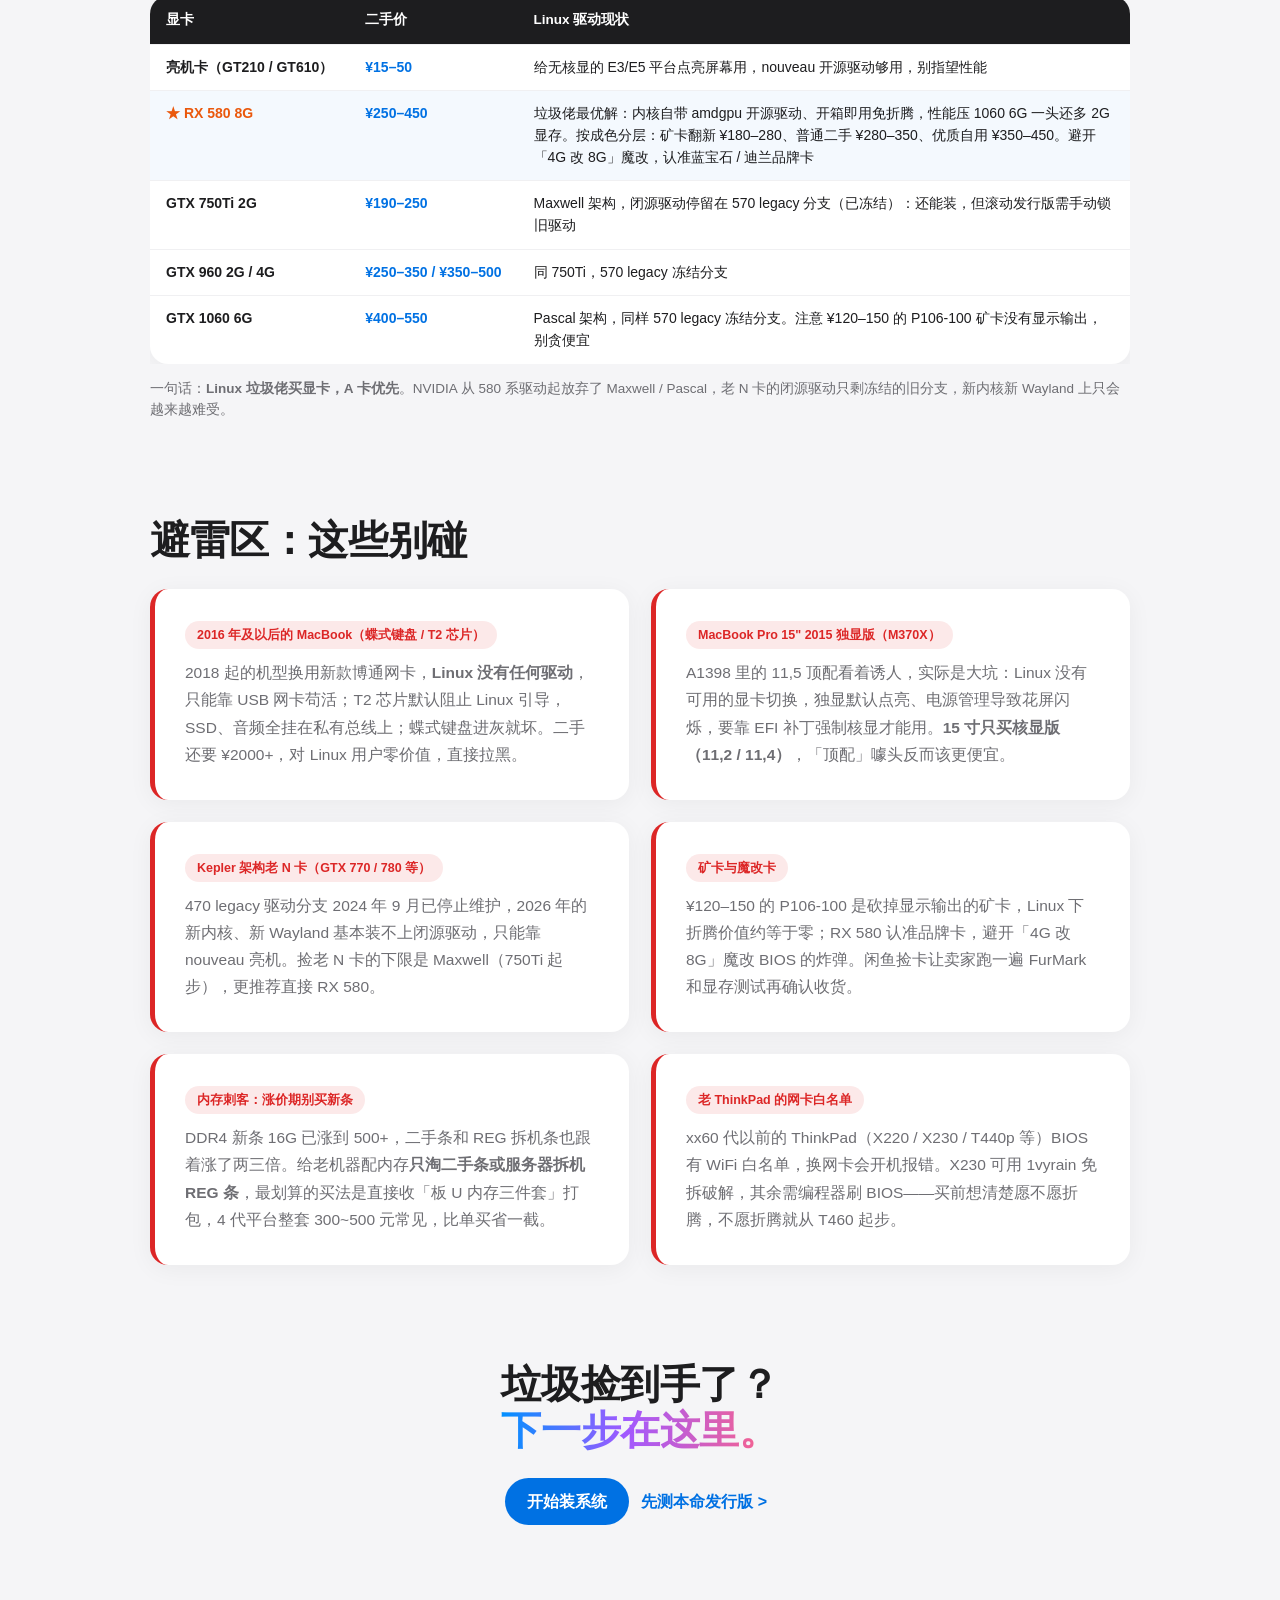
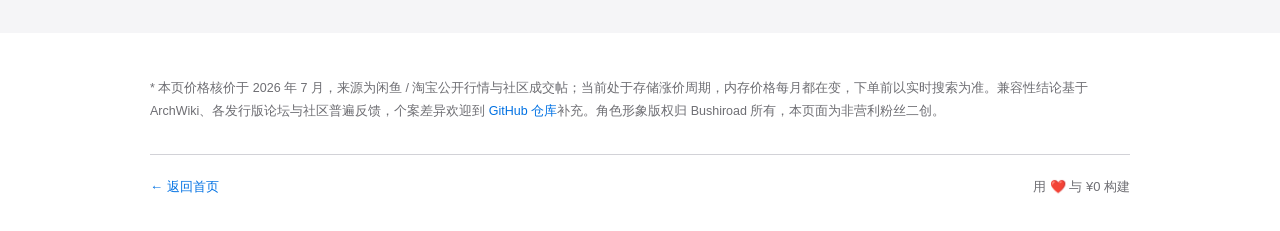
<file: hardware.html>
<!DOCTYPE html>
<html lang="zh-CN">
<head>
<meta charset="UTF-8">
<meta name="viewport" content="width=device-width, initial-scale=1.0">
<title>垃圾佬推荐区 - 洋垃圾与老将，Linux 的绝配</title>
<meta name="description" content="为 Linux 新生精选的二手老硬件对比页：老 ThinkPad、Intel 时代 MacBook、E3/E5 洋垃圾平台与 12 代以前老将配件，规格、二手行情、Linux 兼容性一页看清。">
<meta property="og:title" content="垃圾佬推荐区 - 洋垃圾与老将，Linux 的绝配">
<meta property="og:description" content="老 ThinkPad、老 MacBook、E3/E5 洋垃圾与老将配件：规格、二手行情、Linux 兼容性一页看清。">
<meta property="og:image" content="https://linuxedu.space/img/tux.png">
<link rel="icon" href="data:image/svg+xml,<svg xmlns='http://www.w3.org/2000/svg' viewBox='0 0 100 100'><text y='.9em' font-size='90'>🐧</text></svg>">
<link rel="stylesheet" href="assets/site.css">
<style>
.eyebrow{font-size:19px;font-weight:600;color:var(--text-2);margin-bottom:14px;}
.sec-sub{font-size:16px;color:var(--text-2);line-height:1.7;max-width:760px;}
/* 对比表 */
.ptable{width:100%;border-collapse:collapse;margin-top:20px;font-size:14px;background:#fff;border-radius:var(--radius);overflow:hidden;box-shadow:0 4px 24px rgba(0,0,0,.05);}
.ptable th{background:#1d1d1f;color:#fff;text-align:left;padding:13px 16px;font-size:13.5px;font-weight:600;white-space:nowrap;}
.ptable td{padding:12px 16px;border-top:1px solid #f0f0f2;line-height:1.55;vertical-align:top;}
.ptable tr td:first-child{font-weight:700;white-space:nowrap;}
.ptable .p{color:var(--blue);font-weight:700;white-space:nowrap;}
.ptable .star{color:#ea580c;font-weight:800;}
.ptable tr.pick{background:rgba(0,113,227,.045);}
@media(max-width:640px){.ptable{font-size:12.5px;}.ptable th,.ptable td{padding:10px 8px;}}
.tscroll{overflow-x:auto;}
.warn{border-left:5px solid #dc2626;}
.warn h3{color:#dc2626;}
/* 行情提醒条 */
.market{background:linear-gradient(135deg,#fff7ed,#ffedd5);border:1px solid #fdba74;border-radius:var(--radius);padding:22px 26px;margin-top:24px;font-size:14.5px;line-height:1.75;}
.market b{color:#c2410c;}
/* 装机区 */
.build{background:#fff;border-radius:var(--radius);box-shadow:0 4px 24px rgba(0,0,0,.05);padding:26px 26px 22px;display:flex;flex-direction:column;}
.build h4{font-size:19px;font-weight:700;}
.build .bprice{font-size:15px;font-weight:800;color:var(--blue);margin-top:4px;}
.build .bfor{font-size:13px;color:var(--text-2);margin-top:6px;}
.build ul{list-style:none;margin:14px 0 0;padding:0;flex:1;}
.build li{display:flex;justify-content:space-between;gap:12px;font-size:13.5px;padding:7px 0;border-bottom:1px dashed #e5e5ea;line-height:1.5;}
.build li:last-child{border-bottom:none;}
.build li span:first-child{color:var(--text);}
.build li span:last-child{color:var(--text-2);white-space:nowrap;font-weight:600;}
.build .btip{font-size:13.5px;line-height:1.65;color:var(--text);background:#f5f5f7;border-radius:12px;padding:12px 14px;margin-top:14px;}
</style>
</head>
<body>

<nav class="topnav"><div class="topnav-in">
  <div class="logo"><a href="index"><img src="img/tux.png" alt="">Linux 高校专场</a></div>
  <div class="links">
    <a href="index">首页</a>
    <a href="quiz">小测试</a>
    <a href="guide">上路指南</a>
    <a href="apps">软件对照</a>
    <a href="honest">避坑指南</a>
    <a href="cheatsheet">小抄卡</a>
    <a href="resources">资源</a>
    <a href="hardware" class="on">硬件</a>
    <a href="poster">海报</a>
    <a href="jargon">黑话</a>
  </div>
</div></nav>

<header class="page-hero">
  <div class="wrap">
    <p class="kicker">Junk Picker</p>
    <h1>垃圾佬推荐区：<br><span class="grad-text">洋垃圾与老将，Linux 的绝配。</span></h1>
    <p class="lead">2026 年新机涨价涨得离谱，那就不买新的。老 ThinkPad、Intel 时代 MacBook、E3/E5 洋垃圾平台、12 代以前的老将配件——规格、二手行情、Linux 兼容性，一页对比清楚。</p>
  </div>
</header>

<section class="sec" style="padding-top:12px;"><div class="wrap">
  <div class="host rv">
    <img loading="lazy" decoding="async" src="img/char/maya.webp" alt="大和麻弥">
    <div>
      <div class="q">「哦……不买新品，改捡二手了？明智的选择。老器材的驱动早就被内核吃透了，比追新品稳定得多。呵呵，让我来给你列清单吧。」</div>
      <div class="who">大和麻弥 · Gentoo 用户 · 器材导购</div>
      <p>本页价格核价于 2026 年 7 月，来源为闲鱼 / 淘宝公开行情与社区成交帖，已计入 2025–2026 存储涨价潮的影响。二手价随成色浮动大，下单前以实时搜索为准。标 <span style="color:#ea580c;font-weight:800;">★</span> 的是各类别里的首推。</p>
    </div>
  </div>

  <div class="market rv">
    <b>⚠️ 为什么 2026 年更要当垃圾佬：</b>存储颗粒被 AI 产能挤占，<b>新内存新 SSD 价格暴涨</b>（DDR4 16G 新条从 200 元涨到 500+，240G SATA 固态从不到一百涨到两三百），新机整机水涨船高，连二手条和服务器拆机 REG 条都被带涨了两三倍。但即便如此，<b>DDR3 REG 16G 拆机条 70~150 元，仍然只有新 DDR4 的零头</b>——涨价越狠，洋垃圾相对越香。
  </div>
</div></section>

<section class="sec" style="padding-top:0;"><div class="wrap">
  <p class="eyebrow rv">Laptops</p>
  <h2 class="rv">笔记本：老 ThinkPad 对比</h2>
  <p class="sec-sub rv">Linux 圈的硬通货：驱动全开源、结实耐造、二手市场量大。8 代四核是「够用」的分水岭，7 代及更早的低压双核只适合做学习机。2026 年二手本整体涨了三成，16G 内存机型最保值。</p>
  <div class="tscroll rv">
  <table class="ptable">
    <tr><th>机型</th><th>CPU</th><th>内存</th><th>硬盘</th><th>屏幕</th><th>二手价</th><th>Linux 要点</th></tr>
    <tr><td>X230（2012）</td><td>3 代 i5/i7 标压（焊死）</td><td>DDR3×2，最大 16G</td><td>2.5" + mSATA</td><td>1366×768，改 1080P 全套（转接板+屏）约 ¥400–700</td><td class="p">¥300–600</td><td>折腾神机：1vyrain 免拆刷 BIOS 去网卡白名单，社区教程最全；CPU 已吃力，定位是学习/情怀机，300 以下基本是战损缺件机</td></tr>
    <tr><td>T440p（2013）</td><td>4 代，<b>插座可换</b>，升级 i7-4702MQ（4C8T）¥130–180</td><td>DDR3L×2，最大 16G</td><td>2.5" + M.2 2242 + 光驱位，可三盘</td><td>原装多为 TN 渣屏，改 1080P IPS（B140HAN01.3）排线直插</td><td class="p">¥300–700</td><td>最后一代可换 CPU 的 T 系，换 4702MQ + IPS + SSD 后脱胎换骨；有网卡白名单需刷破解 BIOS；约 2.2kg 偏厚重</td></tr>
    <tr><td>T460 / T470</td><td>6/7 代低压<b>双核</b></td><td>DDR3L / DDR4×2，最大 32G</td><td>2.5" + M.2（470 支持 NVMe）</td><td>认准 1080P IPS 版</td><td class="p">¥700–1300</td><td>从 xx60 代起取消网卡白名单，免驱无忧，双电池续航灵活；双核性能天花板低，只推荐捡漏价入手</td></tr>
    <tr class="pick"><td class="star">★ T480（2018）</td><td>8 代低压<b>四核八线程</b>（8250U/8550U）</td><td>DDR4×2，最大 32G（实测 64G）</td><td>2.5" + M.2 NVMe</td><td>认准 1080P IPS 版</td><td class="p">¥1800–2800</td><td>二手主力首选：免驱、双内存槽、双盘位、双电池热插拔，扩展性在轻薄化时代绝版；买后记得更新雷电固件。1800 以下多为 8G 低配或问题机</td></tr>
    <tr><td>T480s（2018）</td><td>同 T480</td><td>板载 8G + 1 空槽</td><td>单 M.2 NVMe</td><td>1080P IPS 为主</td><td class="p">¥1000–1700</td><td>1.32kg 轻薄版 T480，屏幕普遍更好；代价是单硬盘位、半板载内存</td></tr>
    <tr><td>X1 Carbon Gen6（2018）</td><td>8 代四核（8250U/8550U）</td><td>LPDDR3 板载 8/16G，<b>不可升级</b></td><td>M.2 NVMe</td><td>1080P / 1440P IPS，素质好</td><td class="p">¥1200–1800</td><td>1.13kg 轻薄甜点：全免驱，BIOS 更新后有 S3 睡眠；务必买 16G 内存版。避开 Gen5（7 代双核），千元以下基本是 Gen4/Gen5 冒充</td></tr>
    <tr><td>P50 / P51</td><td>6/7 代标压 HQ 或 Xeon E3-1500M</td><td>DDR4×4，最大 64G（Xeon 版支持 ECC）</td><td>2.5" + 双 M.2，三盘位</td><td>1080P / 4K IPS</td><td class="p">¥1300–2200</td><td>移动工作站：当年即有 RHEL/Ubuntu 官方认证，Linux 最省心的一类；Quadro M 系闭源驱动仍支持。代价是 2.5kg + 170W 大电源</td></tr>
  </table>
  </div>

  <h2 class="rv" style="margin-top:56px;">笔记本：Intel 时代老 MacBook 对比</h2>
  <p class="sec-sub rv">做工和屏幕至今能打，二手价已跌成电子垃圾。博通网卡走开源 <code>brcmfmac</code> 驱动，<b>千万别装 broadcom-wl 闭源驱动</b>（2015 款网卡装了反而搜不到网）。内存全焊死，买前确认容量。</p>
  <div class="tscroll rv">
  <table class="ptable">
    <tr><th>机型</th><th>CPU</th><th>内存</th><th>硬盘</th><th>屏幕</th><th>二手价</th><th>Linux 要点</th></tr>
    <tr><td>MacBook Air 13"（2015–17，A1466）</td><td>5 代 i5（HD 6000）</td><td>焊死，<b>认准 8G</b> 避开 4G</td><td>私有 SSD 刀片，可换</td><td>1440×900 TN（最大短板）</td><td class="p">¥500–1100</td><td>兼容性最好的 Intel Mac：纯核显、标准硬件全免驱，Broadwell 款轻负载 6–8 小时续航；预算极限下的最省心选择</td></tr>
    <tr class="pick"><td class="star">★ MacBook Pro 13" Retina（2015，A1502）</td><td>5 代 i5/i7（Iris 6100）</td><td>焊死 8/16G，认准 16G</td><td>私有 PCIe SSD，可换可转接 NVMe</td><td>2560×1600 IPS Retina</td><td class="p">¥800–1600</td><td>均衡主推：屏幕做工全面在线，brcmfmac 免驱，摄像头/键盘背光/Force Touch 全正常；通病是喇叭破音（配件 ¥17）和电池胶水</td></tr>
    <tr><td>MacBook Pro 13"（2012，MD101/102）</td><td>3 代 i5/i7</td><td><b>插槽可换</b>，最大 16G</td><td>2.5" 可换 + 光驱位双盘</td><td>1280×800 TN（素质差）</td><td class="p">¥400–800</td><td>末代可折腾的 MBP：内存硬盘电池全可换，BCM4331 驱动成熟；SATA 排线是消耗品（¥15 备一根）</td></tr>
    <tr><td>MacBook Pro 15" Retina（2013–15，A1398）</td><td>4 代 i7 四核 HQ</td><td>焊死 16G</td><td>私有 PCIe SSD</td><td>2880×1800 IPS</td><td class="p">¥1200–2500</td><td><b>只买核显版（11,2 / 11,4）</b>，体验和 13 寸一样顺滑且性能更强；2015 顶配（11,5）的 AMD 独显切换是著名地狱，见避雷区</td></tr>
  </table>
  </div>
  <p class="rv" style="font-size:13.5px;color:var(--text-2);margin-top:14px;">通用提醒：老 Mac 的 macOS 官方支持均已终止（Big Sur / Monterey 封顶），这恰恰是装 Linux 的理由；电池普遍老化，预算留出 ¥100–200 换电池钱。</p>
</div></section>

<section class="sec" style="padding-top:0;"><div class="wrap">
  <p class="eyebrow rv">Desktops</p>
  <h2 class="rv">台式机：E3 / E5 洋垃圾平台对比</h2>
  <p class="sec-sub rv">服务器退役的至强配上华南金牌、精粤这类寨板，是垃圾佬的信仰。纯服务器血统，Linux 内核支持极好，ECC、虚拟化（VT-x/VT-d）全开。注意：<b>全系无核显</b>，需亮机卡或无头使用；当 7×24 服务器用最合适。</p>
  <div class="tscroll rv">
  <table class="ptable">
    <tr><th>平台</th><th>核心规格</th><th>内存</th><th>板 U 内存合计</th><th>适合谁</th></tr>
    <tr><td>E3-1231 v3 + 二手 B85</td><td>4C/8T · 3.4–3.8GHz · 80W</td><td>DDR3 16G（普通条 8G×2，约 ¥130–250）</td><td class="p">¥350–550</td><td>最低门槛：CPU ¥100–150、主板 ¥70–150，几百块装台 Linux 桌面 / 轻服务器</td></tr>
    <tr class="pick"><td class="star">★ E5-2678 v3 + 华南 X99-TF（DDR3 版）</td><td>12C/24T · 全核约 2.9GHz（鸡血 BIOS 可锁 3.3）· 120W · PCIe 3.0×40</td><td>DDR3 REG 64G（16G×4，约 ¥280–600）</td><td class="p">≈¥1000–1300</td><td>性价比核心推荐：CPU 才 ¥40–60，寨板全新带保 ¥550–600，编译 / 虚拟化 / NAS 通吃。DDR3 REG 也已涨价，但仍只有新 DDR4 的零头</td></tr>
    <tr><td>E5-2680 v4 + X99 DDR4 版</td><td>14C/28T · 全核约 2.9GHz · 120W</td><td>DDR4 REG 32G（16G×2，约 ¥400–700）</td><td class="p">≈¥1000–1400</td><td>核更多但不支持鸡血；DDR4 REG 比 DDR3 REG 贵一倍多，预算够再考虑</td></tr>
    <tr><td>双路 2678 v3（X99 双路板）</td><td>24C/48T</td><td>DDR3 REG 64–128G</td><td class="p">¥1300–1800</td><td>折腾向：编译农场 / 虚拟化实验室。代价是待机 100W+、E-ATX 大板难配机箱，不建议当第一台入门机</td></tr>
  </table>
  </div>
  <p class="rv" style="font-size:13.5px;color:var(--text-2);margin-top:14px;">洋垃圾使用注意：寨板到手先刷官方最新 BIOS（v3 顺手刷鸡血锁全核睿频，v4 已被 Intel 封堵）；部分寨板 ACPI 休眠支持粗糙，别开 suspend；待机功耗 50–80W 起步，CPU 散热器别省。</p>

  <h2 class="rv" style="margin-top:56px;">台式机：12 代以前的老将整机</h2>
  <p class="sec-sub rv">不想碰寨板，就走常规二手路线：单核性能强、功耗低（65W 级）、主板新且稳、没有 ECC 内存兼容性坑。内存和 SSD 是当前最贵的两项，<b>优先淘「板 U 内存套装」打包</b>，比单买划算。</p>

  <div class="grid3" style="margin-top:30px;">

    <div class="build rv">
      <h4>📻 4 代怀旧学习机</h4>
      <div class="bprice">合计约 ¥750–1400</div>
      <div class="bfor">适合：体验「几百块装台 Linux」、编程课、轻服务器</div>
      <ul>
        <li><span>i7-4790（换 i5-4590 省 ¥250）</span><span>¥280–380</span></li>
        <li><span>二手 B85 主板</span><span>¥70–150</span></li>
        <li><span>DDR3 8G×2</span><span>¥130–250</span></li>
        <li><span>240G SATA SSD（新，入门款）</span><span>¥200–350</span></li>
        <li><span>GTX 750Ti（或用核显 HD4600 省掉）</span><span>¥190–250</span></li>
        <li><span>机电散</span><span>¥150</span></li>
      </ul>
      <div class="btip">4790 自带核显，纯学习 / 服务器用途连显卡都不用买，核显版 ¥750–900 就能拿下。Haswell 平台内核支持极其成熟，装完零驱动烦恼。</div>
    </div>

    <div class="build rv">
      <h4>💪 10 代 i5 主力机</h4>
      <div class="bprice">合计约 ¥2100–2600</div>
      <div class="bfor">适合：日常开发主力、Docker、桌面办公</div>
      <ul>
        <li><span>i5-10400F（6C/12T）</span><span>¥600–850</span></li>
        <li><span>二手 B460 主板</span><span>¥150–250</span></li>
        <li><span>DDR4 8G×2（二手）</span><span>¥260–460</span></li>
        <li><span>RX 580 8G</span><span>¥250–450</span></li>
        <li><span>500G NVMe（新）</span><span>¥350–500</span></li>
        <li><span>机电散</span><span>¥250</span></li>
      </ul>
      <div class="btip">6 核 12 线程至今够用，10 代平台存量大、板子便宜。内存 SSD 是当前最贵短板——自带旧条旧盘能立省五六百。</div>
    </div>

    <div class="build rv">
      <h4>🍬 R5 5600 甜品机</h4>
      <div class="bprice">合计约 ¥2100–2500</div>
      <div class="bfor">适合：性能 / 功耗最均衡的主力机，还想打游戏</div>
      <ul>
        <li><span>R5 5600 散片</span><span>¥550–700</span></li>
        <li><span>二手 B450 主板</span><span>¥180–300</span></li>
        <li><span>DDR4 8G×2（二手）</span><span>¥260–460</span></li>
        <li><span>RX 580 8G</span><span>¥250–450</span></li>
        <li><span>500G NVMe（新）</span><span>¥350–500</span></li>
        <li><span>机电散</span><span>¥250</span></li>
      </ul>
      <div class="btip">AM4 平台验证成熟、Linux 即装即用，后续还能升级 5700X3D。嫌显卡老可加钱上 RX 5600XT（¥600–700）。</div>
    </div>

  </div>

  <h2 class="rv" style="margin-top:56px;">老显卡行情与 Linux 驱动须知</h2>
  <div class="tscroll rv">
  <table class="ptable">
    <tr><th>显卡</th><th>二手价</th><th>Linux 驱动现状</th></tr>
    <tr><td>亮机卡（GT210 / GT610）</td><td class="p">¥15–50</td><td>给无核显的 E3/E5 平台点亮屏幕用，nouveau 开源驱动够用，别指望性能</td></tr>
    <tr class="pick"><td class="star">★ RX 580 8G</td><td class="p">¥250–450</td><td>垃圾佬最优解：内核自带 amdgpu 开源驱动、开箱即用免折腾，性能压 1060 6G 一头还多 2G 显存。按成色分层：矿卡翻新 ¥180–280、普通二手 ¥280–350、优质自用 ¥350–450。避开「4G 改 8G」魔改，认准蓝宝石 / 迪兰品牌卡</td></tr>
    <tr><td>GTX 750Ti 2G</td><td class="p">¥190–250</td><td>Maxwell 架构，闭源驱动停留在 570 legacy 分支（已冻结）：还能装，但滚动发行版需手动锁旧驱动</td></tr>
    <tr><td>GTX 960 2G / 4G</td><td class="p">¥250–350 / ¥350–500</td><td>同 750Ti，570 legacy 冻结分支</td></tr>
    <tr><td>GTX 1060 6G</td><td class="p">¥400–550</td><td>Pascal 架构，同样 570 legacy 冻结分支。注意 ¥120–150 的 P106-100 矿卡没有显示输出，别贪便宜</td></tr>
  </table>
  </div>
  <p class="rv" style="font-size:13.5px;color:var(--text-2);margin-top:14px;">一句话：<b>Linux 垃圾佬买显卡，A 卡优先</b>。NVIDIA 从 580 系驱动起放弃了 Maxwell / Pascal，老 N 卡的闭源驱动只剩冻结的旧分支，新内核新 Wayland 上只会越来越难受。</p>
</div></section>

<section class="sec"><div class="wrap">
  <h2 class="rv">避雷区：这些别碰</h2>
  <div class="grid2" style="margin-top:26px;">
    <div class="card warn rv">
      <span class="pill red">2016 年及以后的 MacBook（蝶式键盘 / T2 芯片）</span>
      <p>2018 起的机型换用新款博通网卡，<b>Linux 没有任何驱动</b>，只能靠 USB 网卡苟活；T2 芯片默认阻止 Linux 引导，SSD、音频全挂在私有总线上；蝶式键盘进灰就坏。二手还要 ¥2000+，对 Linux 用户零价值，直接拉黑。</p>
    </div>
    <div class="card warn rv">
      <span class="pill red">MacBook Pro 15" 2015 独显版（M370X）</span>
      <p>A1398 里的 11,5 顶配看着诱人，实际是大坑：Linux 没有可用的显卡切换，独显默认点亮、电源管理导致花屏闪烁，要靠 EFI 补丁强制核显才能用。<b>15 寸只买核显版（11,2 / 11,4）</b>，「顶配」噱头反而该更便宜。</p>
    </div>
    <div class="card warn rv">
      <span class="pill red">Kepler 架构老 N 卡（GTX 770 / 780 等）</span>
      <p>470 legacy 驱动分支 2024 年 9 月已停止维护，2026 年的新内核、新 Wayland 基本装不上闭源驱动，只能靠 nouveau 亮机。捡老 N 卡的下限是 Maxwell（750Ti 起步），更推荐直接 RX 580。</p>
    </div>
    <div class="card warn rv">
      <span class="pill red">矿卡与魔改卡</span>
      <p>¥120–150 的 P106-100 是砍掉显示输出的矿卡，Linux 下折腾价值约等于零；RX 580 认准品牌卡，避开「4G 改 8G」魔改 BIOS 的炸弹。闲鱼捡卡让卖家跑一遍 FurMark 和显存测试再确认收货。</p>
    </div>
    <div class="card warn rv">
      <span class="pill red">内存刺客：涨价期别买新条</span>
      <p>DDR4 新条 16G 已涨到 500+，二手条和 REG 拆机条也跟着涨了两三倍。给老机器配内存<b>只淘二手条或服务器拆机 REG 条</b>，最划算的买法是直接收「板 U 内存三件套」打包，4 代平台整套 300~500 元常见，比单买省一截。</p>
    </div>
    <div class="card warn rv">
      <span class="pill red">老 ThinkPad 的网卡白名单</span>
      <p>xx60 代以前的 ThinkPad（X220 / X230 / T440p 等）BIOS 有 WiFi 白名单，换网卡会开机报错。X230 可用 1vyrain 免拆破解，其余需编程器刷 BIOS——买前想清楚愿不愿折腾，不愿折腾就从 T460 起步。</p>
    </div>
  </div>
</div></section>

<section class="sec center"><div class="wrap">
  <h2 class="rv">垃圾捡到手了？<br><span class="grad-text">下一步在这里。</span></h2>
  <div style="margin-top:24px;" class="rv">
    <a class="btn" href="guide">开始装系统</a>
    <a class="btn-ghost" href="quiz">先测本命发行版 &gt;</a>
  </div>
</div></section>

<footer><div class="wrap">
  <div class="legal">* 本页价格核价于 2026 年 7 月，来源为闲鱼 / 淘宝公开行情与社区成交帖；当前处于存储涨价周期，内存价格每月都在变，下单前以实时搜索为准。兼容性结论基于 ArchWiki、各发行版论坛与社区普遍反馈，个案差异欢迎到 <a href="https://github.com/Huanuyn1/Linuxedu.space" target="_blank" rel="noopener">GitHub 仓库</a>补充。角色形象版权归 Bushiroad 所有，本页面为非营利粉丝二创。</div>
  <div class="footer-bar"><span><a href="index">← 返回首页</a></span><span>用 ❤️ 与 ¥0 构建</span></div>
</div></footer>

<script>
const io = new IntersectionObserver(es => {
  es.forEach(e => { if (e.isIntersecting) { e.target.classList.add('in'); io.unobserve(e.target); } });
}, { threshold: 0.1 });
document.querySelectorAll('.rv').forEach(el => io.observe(el));
</script>
</body>
</html>
</file>
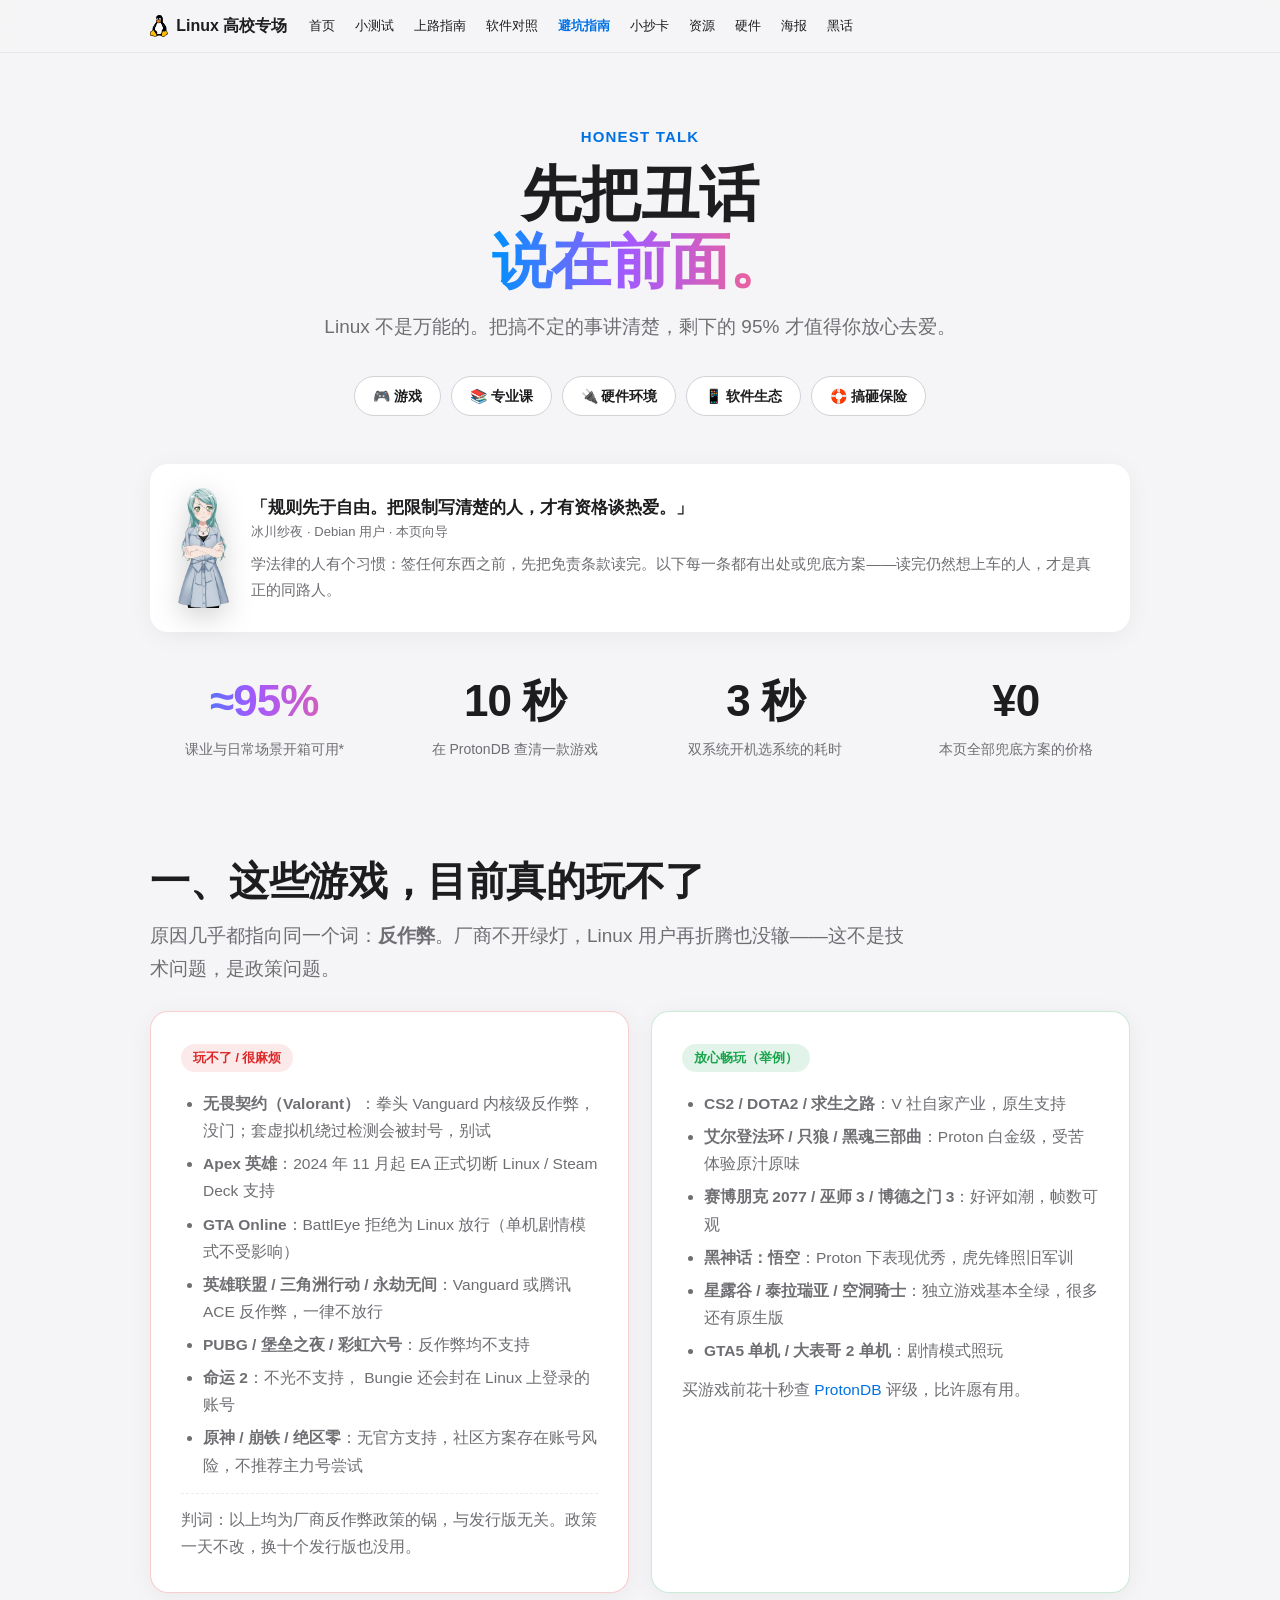
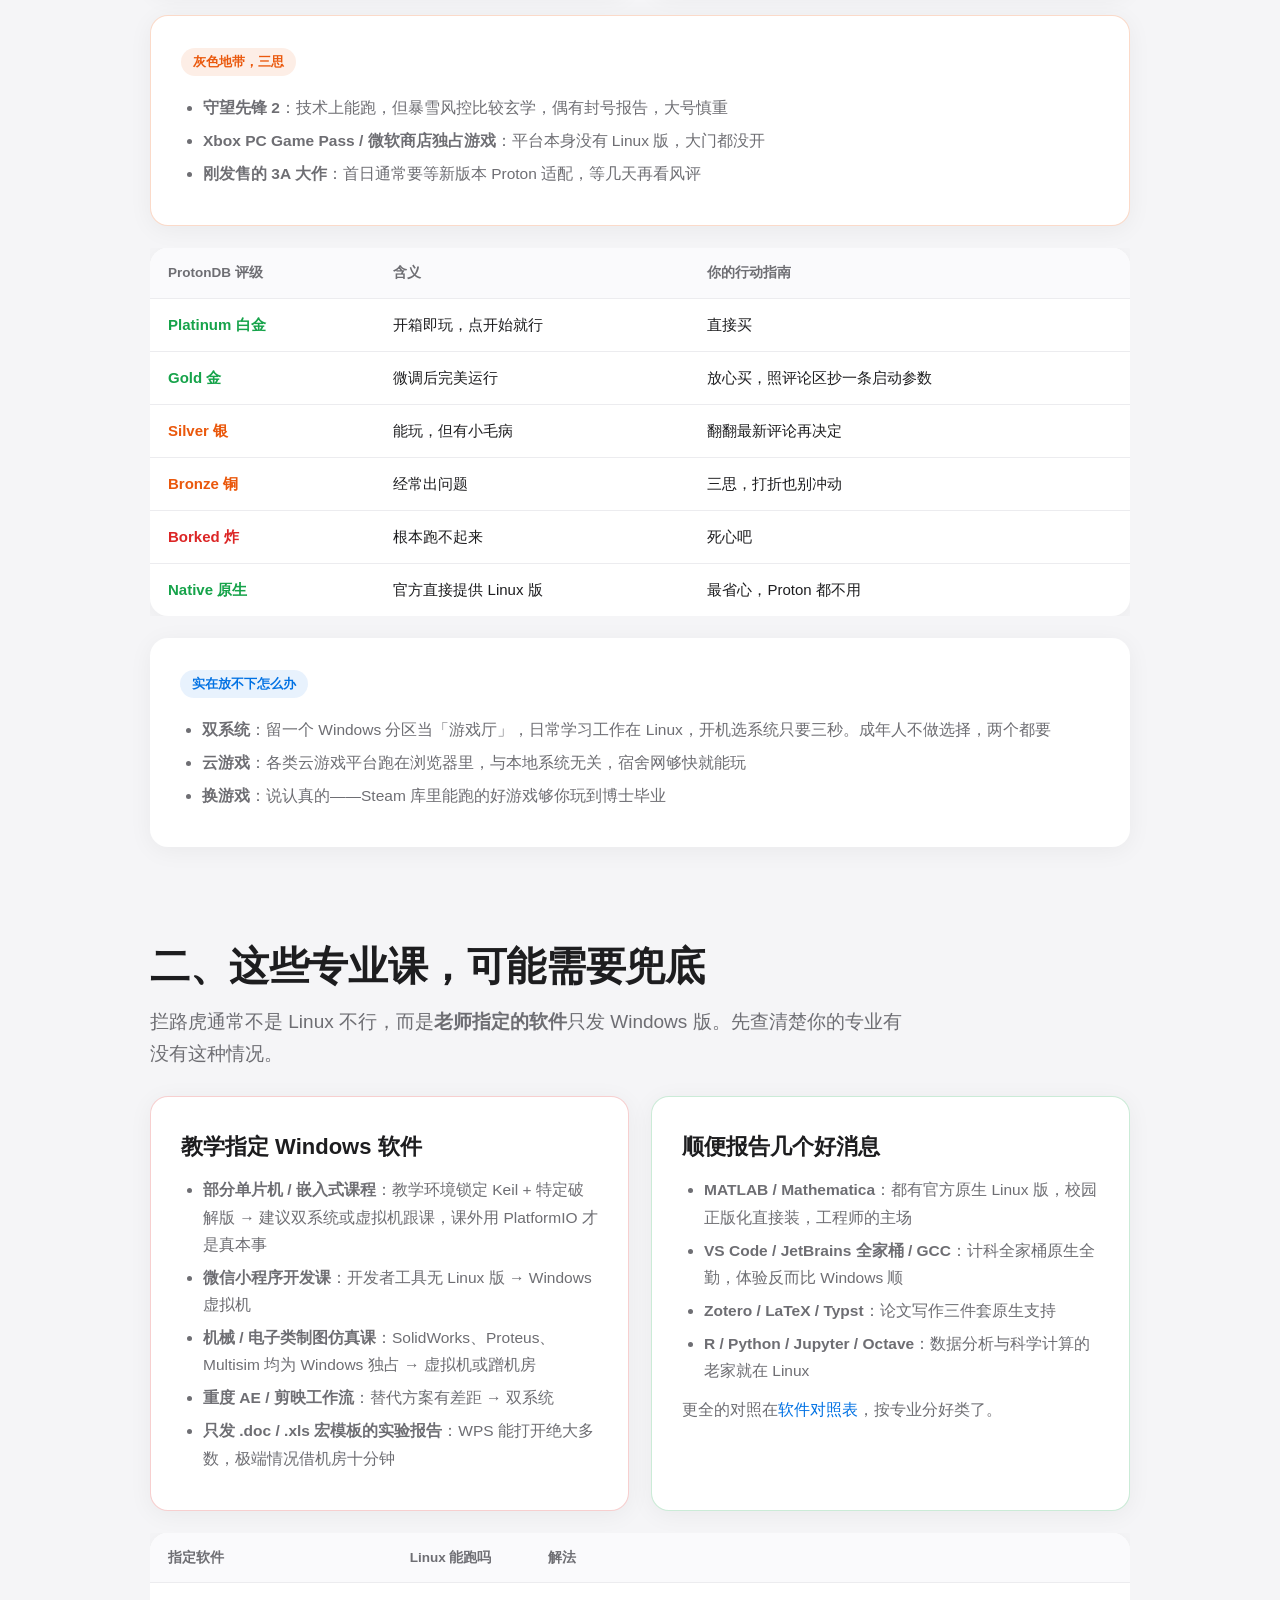
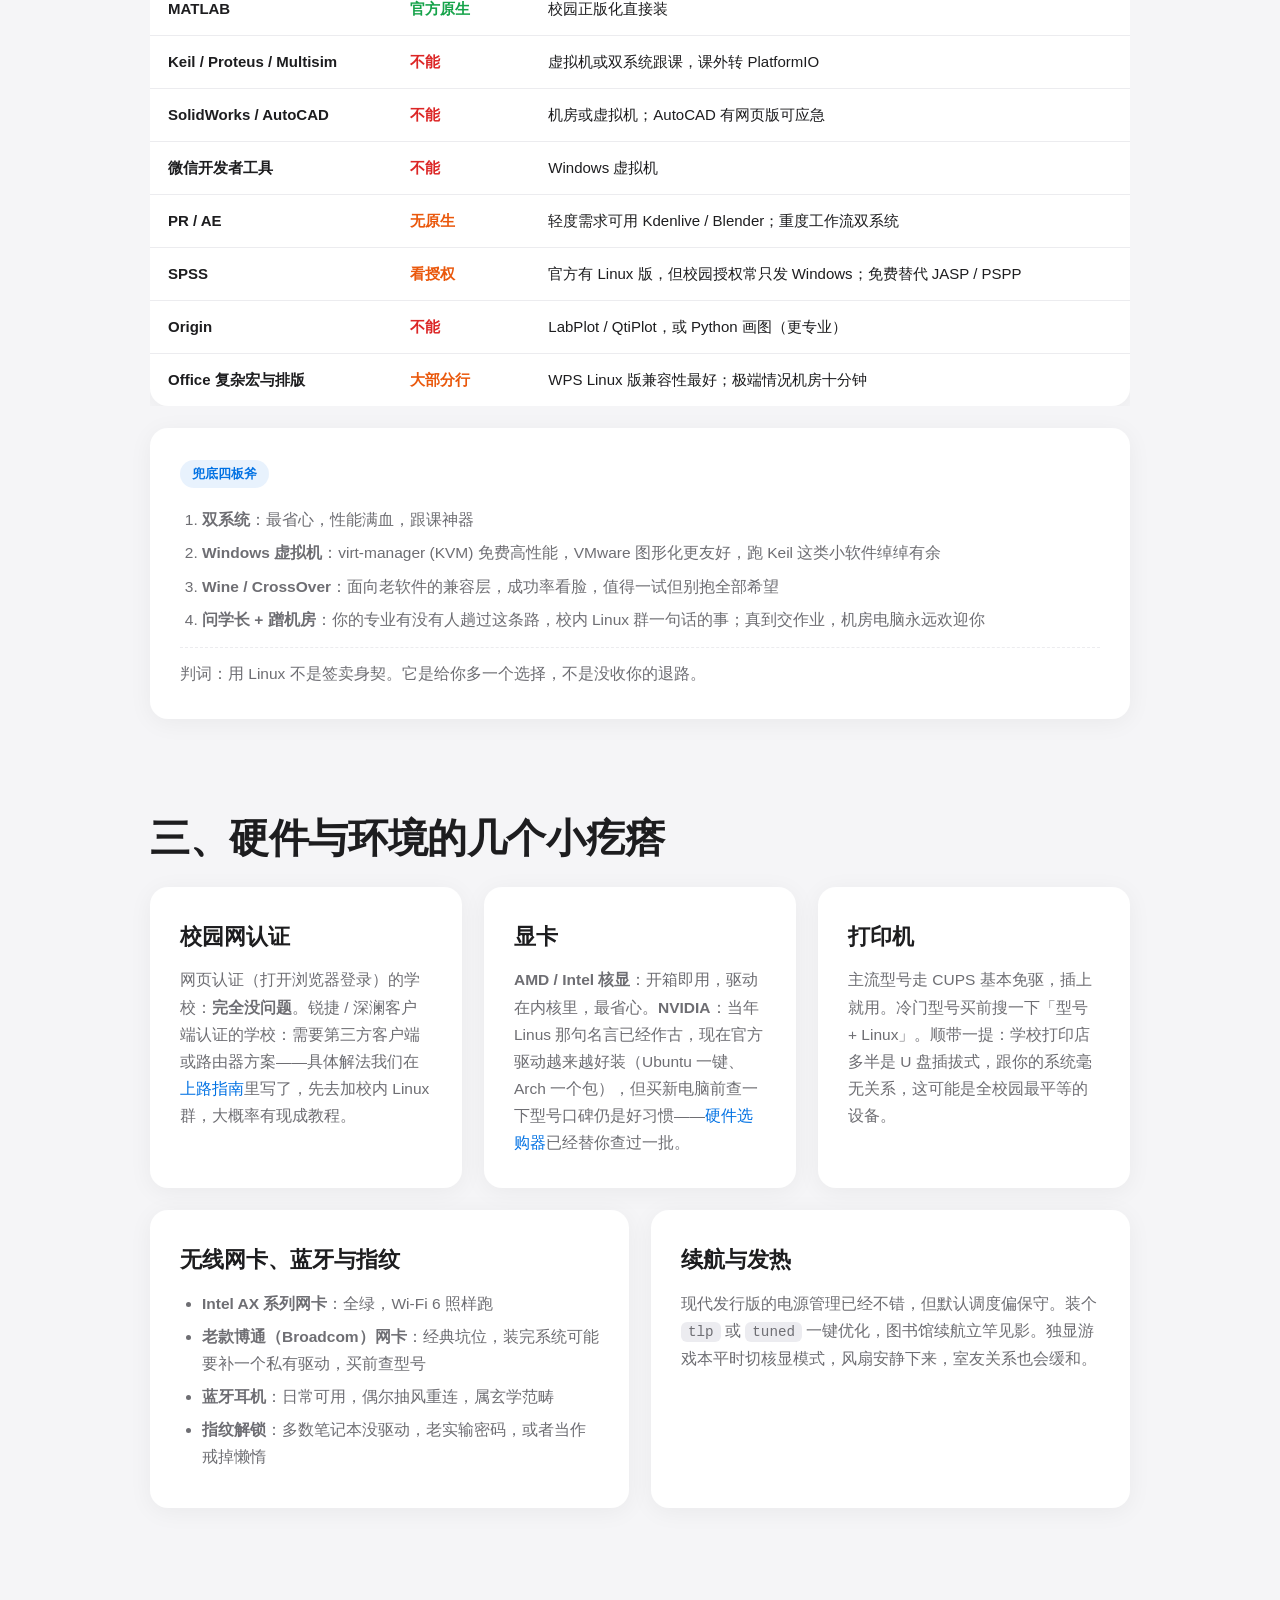
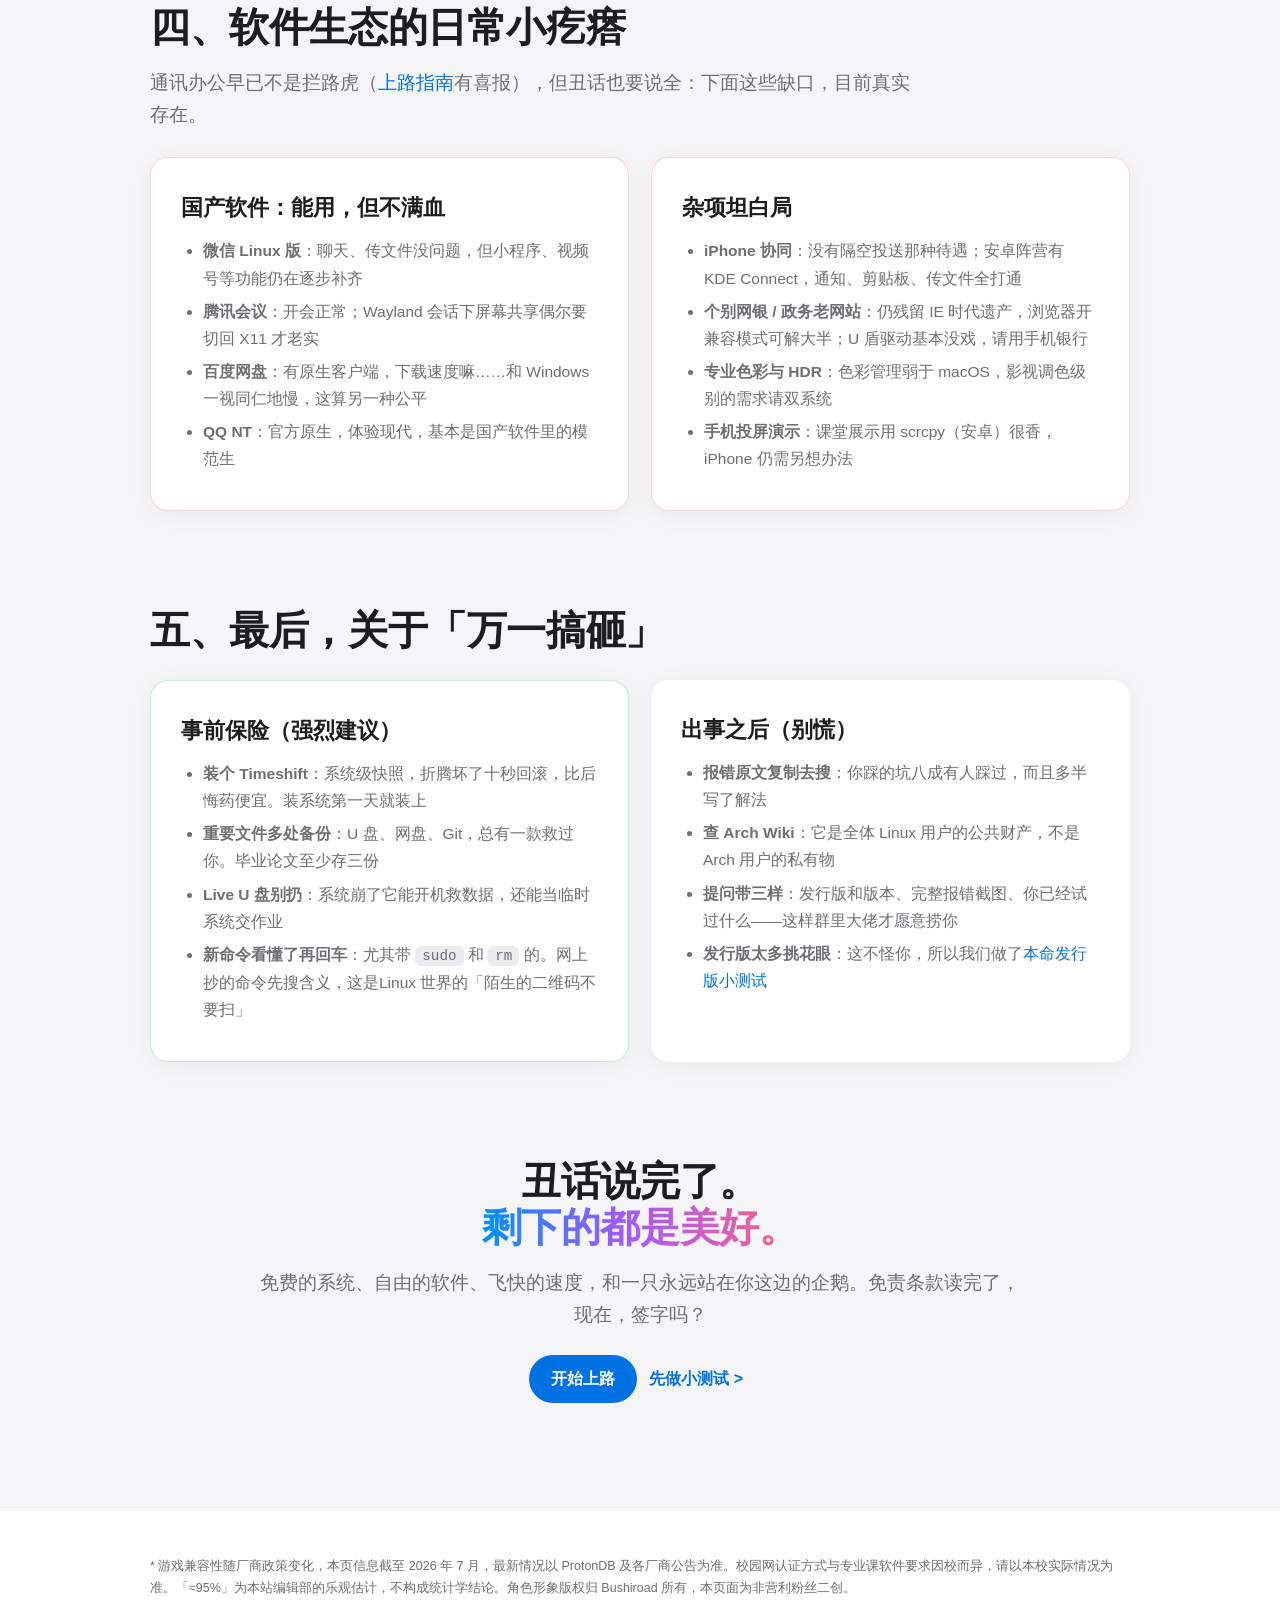
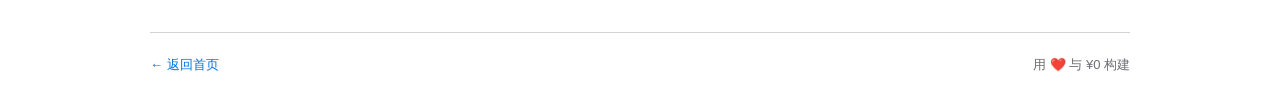
<file: honest.html>
<!DOCTYPE html>
<html lang="zh-CN">
<head>
<meta charset="UTF-8">
<meta name="viewport" content="width=device-width, initial-scale=1.0">
<title>避坑指南 - 先把丑话说在前面</title>
<meta name="description" content="诚实的 Linux 避坑指南：反作弊游戏名单、ProtonDB 评级、专业课软件兜底、校园网、显卡打印机，以及「万一搞砸」保险。">
<meta property="og:title" content="避坑指南 - 先把丑话说在前面">
<meta property="og:description" content="诚实的 Linux 避坑指南：反作弊游戏名单、ProtonDB 评级、专业课软件兜底、校园网、显卡打印机，以及「万一搞砸」保险。">
<meta property="og:image" content="https://linuxedu.space/img/tux.png">
<link rel="icon" href="data:image/svg+xml,<svg xmlns='http://www.w3.org/2000/svg' viewBox='0 0 100 100'><text y='.9em' font-size='90'>🐧</text></svg>">
<link rel="stylesheet" href="assets/site.css">
<style>
/* 本页专属：锚点导航与判决书式卡片描边 */
.anchorbar{display:flex;gap:10px;flex-wrap:wrap;justify-content:center;margin-top:32px;}
.anchorbar a{display:inline-block;background:#fff;border:1px solid #d2d2d7;color:var(--text);font-size:14px;font-weight:600;border-radius:980px;padding:8px 18px;transition:all .18s;}
.anchorbar a:hover{border-color:var(--blue);color:var(--blue);text-decoration:none;transform:translateY(-1px);}
.card.v-red{border:1px solid rgba(220,38,38,.22);}
.card.v-green{border:1px solid rgba(22,163,74,.22);}
.card.v-orange{border:1px solid rgba(234,88,12,.22);}
.fine{font-size:13px;color:var(--text-2);margin-top:14px;padding-top:12px;border-top:1px dashed #ececef;line-height:1.7;}
.stat .grad-text{background:var(--grad);-webkit-background-clip:text;background-clip:text;color:transparent;}
</style>
</head>
<body>

<nav class="topnav"><div class="topnav-in">
  <div class="logo"><a href="index"><img src="img/tux.png" alt="">Linux 高校专场</a></div>
  <div class="links">
    <a href="index">首页</a>
    <a href="quiz">小测试</a>
    <a href="guide">上路指南</a>
    <a href="apps">软件对照</a>
    <a href="honest" class="on">避坑指南</a>
    <a href="cheatsheet">小抄卡</a>
    <a href="resources">资源</a>
    <a href="hardware">硬件</a>
    <a href="poster">海报</a>
    <a href="jargon">黑话</a>
  </div>
</div></nav>

<header class="page-hero">
  <div class="wrap">
    <p class="kicker">Honest Talk</p>
    <h1>先把丑话<br><span class="grad-text">说在前面。</span></h1>
    <p class="lead">Linux 不是万能的。把搞不定的事讲清楚，剩下的 95% 才值得你放心去爱。</p>
    <div class="anchorbar rv">
      <a href="#games">🎮 游戏</a>
      <a href="#major">📚 专业课</a>
      <a href="#hardware">🔌 硬件环境</a>
      <a href="#software">📱 软件生态</a>
      <a href="#rescue">🛟 搞砸保险</a>
    </div>
  </div>
</header>

<section class="sec" style="padding-top:12px;"><div class="wrap">
  <div class="host rv">
    <img loading="lazy" decoding="async" src="img/char/sayo.webp" alt="冰川纱夜">
    <div>
      <div class="q">「规则先于自由。把限制写清楚的人，才有资格谈热爱。」</div>
      <div class="who">冰川纱夜 · Debian 用户 · 本页向导</div>
      <p>学法律的人有个习惯：签任何东西之前，先把免责条款读完。以下每一条都有出处或兜底方案——读完仍然想上车的人，才是真正的同路人。</p>
    </div>
  </div>

  <div class="stats rv" style="margin-top:34px;">
    <div class="stat"><b class="grad-text">≈95%</b><span>课业与日常场景开箱可用*</span></div>
    <div class="stat"><b>10 秒</b><span>在 ProtonDB 查清一款游戏</span></div>
    <div class="stat"><b>3 秒</b><span>双系统开机选系统的耗时</span></div>
    <div class="stat"><b>¥0</b><span>本页全部兜底方案的价格</span></div>
  </div>
</div></section>

<section class="sec" id="games"><div class="wrap">
  <h2 class="rv">一、这些游戏，目前真的玩不了</h2>
  <p class="lead rv" style="text-align:left;margin-left:0;">原因几乎都指向同一个词：<b>反作弊</b>。厂商不开绿灯，Linux 用户再折腾也没辙——这不是技术问题，是政策问题。</p>
  <div class="grid2" style="margin-top:26px;">
    <div class="card v-red rv">
      <span class="pill red">玩不了 / 很麻烦</span>
      <ul>
        <li><b>无畏契约（Valorant）</b>：拳头 Vanguard 内核级反作弊，没门；套虚拟机绕过检测会被封号，别试</li>
        <li><b>Apex 英雄</b>：2024 年 11 月起 EA 正式切断 Linux / Steam Deck 支持</li>
        <li><b>GTA Online</b>：BattlEye 拒绝为 Linux 放行（单机剧情模式不受影响）</li>
        <li><b>英雄联盟 / 三角洲行动 / 永劫无间</b>：Vanguard 或腾讯 ACE 反作弊，一律不放行</li>
        <li><b>PUBG / 堡垒之夜 / 彩虹六号</b>：反作弊均不支持</li>
        <li><b>命运 2</b>：不光不支持， Bungie 还会封在 Linux 上登录的账号</li>
        <li><b>原神 / 崩铁 / 绝区零</b>：无官方支持，社区方案存在账号风险，不推荐主力号尝试</li>
      </ul>
      <p class="fine">判词：以上均为厂商反作弊政策的锅，与发行版无关。政策一天不改，换十个发行版也没用。</p>
    </div>
    <div class="card v-green rv">
      <span class="pill green">放心畅玩（举例）</span>
      <ul>
        <li><b>CS2 / DOTA2 / 求生之路</b>：V 社自家产业，原生支持</li>
        <li><b>艾尔登法环 / 只狼 / 黑魂三部曲</b>：Proton 白金级，受苦体验原汁原味</li>
        <li><b>赛博朋克 2077 / 巫师 3 / 博德之门 3</b>：好评如潮，帧数可观</li>
        <li><b>黑神话：悟空</b>：Proton 下表现优秀，虎先锋照旧军训</li>
        <li><b>星露谷 / 泰拉瑞亚 / 空洞骑士</b>：独立游戏基本全绿，很多还有原生版</li>
        <li><b>GTA5 单机 / 大表哥 2 单机</b>：剧情模式照玩</li>
      </ul>
      <p style="margin-top:12px;">买游戏前花十秒查 <a href="https://www.protondb.com" target="_blank" rel="noopener">ProtonDB</a> 评级，比许愿有用。</p>
    </div>
  </div>

  <div class="card v-orange rv" style="margin-top:22px;">
    <span class="pill orange">灰色地带，三思</span>
    <ul>
      <li><b>守望先锋 2</b>：技术上能跑，但暴雪风控比较玄学，偶有封号报告，大号慎重</li>
      <li><b>Xbox PC Game Pass / 微软商店独占游戏</b>：平台本身没有 Linux 版，大门都没开</li>
      <li><b>刚发售的 3A 大作</b>：首日通常要等新版本 Proton 适配，等几天再看风评</li>
    </ul>
  </div>

  <div class="tbl-wrap rv" style="margin-top:22px;"><table class="tbl">
    <tr><th>ProtonDB 评级</th><th>含义</th><th>你的行动指南</th></tr>
    <tr><td class="yes">Platinum 白金</td><td>开箱即玩，点开始就行</td><td>直接买</td></tr>
    <tr><td class="yes">Gold 金</td><td>微调后完美运行</td><td>放心买，照评论区抄一条启动参数</td></tr>
    <tr><td class="half">Silver 银</td><td>能玩，但有小毛病</td><td>翻翻最新评论再决定</td></tr>
    <tr><td class="half">Bronze 铜</td><td>经常出问题</td><td>三思，打折也别冲动</td></tr>
    <tr><td class="no">Borked 炸</td><td>根本跑不起来</td><td>死心吧</td></tr>
    <tr><td class="yes">Native 原生</td><td>官方直接提供 Linux 版</td><td>最省心，Proton 都不用</td></tr>
  </table></div>

  <div class="card rv" style="margin-top:22px;">
    <span class="pill">实在放不下怎么办</span>
    <ul>
      <li><b>双系统</b>：留一个 Windows 分区当「游戏厅」，日常学习工作在 Linux，开机选系统只要三秒。成年人不做选择，两个都要</li>
      <li><b>云游戏</b>：各类云游戏平台跑在浏览器里，与本地系统无关，宿舍网够快就能玩</li>
      <li><b>换游戏</b>：说认真的——Steam 库里能跑的好游戏够你玩到博士毕业</li>
    </ul>
  </div>
</div></section>

<section class="sec" id="major"><div class="wrap">
  <h2 class="rv">二、这些专业课，可能需要兜底</h2>
  <p class="lead rv" style="text-align:left;margin-left:0;">拦路虎通常不是 Linux 不行，而是<b>老师指定的软件</b>只发 Windows 版。先查清楚你的专业有没有这种情况。</p>
  <div class="grid2" style="margin-top:26px;">
    <div class="card v-red rv">
      <h3>教学指定 Windows 软件</h3>
      <ul>
        <li><b>部分单片机 / 嵌入式课程</b>：教学环境锁定 Keil + 特定破解版 → 建议双系统或虚拟机跟课，课外用 PlatformIO 才是真本事</li>
        <li><b>微信小程序开发课</b>：开发者工具无 Linux 版 → Windows 虚拟机</li>
        <li><b>机械 / 电子类制图仿真课</b>：SolidWorks、Proteus、Multisim 均为 Windows 独占 → 虚拟机或蹭机房</li>
        <li><b>重度 AE / 剪映工作流</b>：替代方案有差距 → 双系统</li>
        <li><b>只发 .doc / .xls 宏模板的实验报告</b>：WPS 能打开绝大多数，极端情况借机房十分钟</li>
      </ul>
    </div>
    <div class="card v-green rv">
      <h3>顺便报告几个好消息</h3>
      <ul>
        <li><b>MATLAB / Mathematica</b>：都有官方原生 Linux 版，校园正版化直接装，工程师的主场</li>
        <li><b>VS Code / JetBrains 全家桶 / GCC</b>：计科全家桶原生全勤，体验反而比 Windows 顺</li>
        <li><b>Zotero / LaTeX / Typst</b>：论文写作三件套原生支持</li>
        <li><b>R / Python / Jupyter / Octave</b>：数据分析与科学计算的老家就在 Linux</li>
      </ul>
      <p style="margin-top:12px;">更全的对照在<a href="apps">软件对照表</a>，按专业分好类了。</p>
    </div>
  </div>

  <div class="tbl-wrap rv" style="margin-top:22px;"><table class="tbl">
    <tr><th>指定软件</th><th>Linux 能跑吗</th><th>解法</th></tr>
    <tr><td>MATLAB</td><td class="yes">官方原生</td><td>校园正版化直接装</td></tr>
    <tr><td>Keil / Proteus / Multisim</td><td class="no">不能</td><td>虚拟机或双系统跟课，课外转 PlatformIO</td></tr>
    <tr><td>SolidWorks / AutoCAD</td><td class="no">不能</td><td>机房或虚拟机；AutoCAD 有网页版可应急</td></tr>
    <tr><td>微信开发者工具</td><td class="no">不能</td><td>Windows 虚拟机</td></tr>
    <tr><td>PR / AE</td><td class="half">无原生</td><td>轻度需求可用 Kdenlive / Blender；重度工作流双系统</td></tr>
    <tr><td>SPSS</td><td class="half">看授权</td><td>官方有 Linux 版，但校园授权常只发 Windows；免费替代 JASP / PSPP</td></tr>
    <tr><td>Origin</td><td class="no">不能</td><td>LabPlot / QtiPlot，或 Python 画图（更专业）</td></tr>
    <tr><td>Office 复杂宏与排版</td><td class="half">大部分行</td><td>WPS Linux 版兼容性最好；极端情况机房十分钟</td></tr>
  </table></div>

  <div class="card rv" style="margin-top:22px;">
    <span class="pill">兜底四板斧</span>
    <ol>
      <li><b>双系统</b>：最省心，性能满血，跟课神器</li>
      <li><b>Windows 虚拟机</b>：virt-manager (KVM) 免费高性能，VMware 图形化更友好，跑 Keil 这类小软件绰绰有余</li>
      <li><b>Wine / CrossOver</b>：面向老软件的兼容层，成功率看脸，值得一试但别抱全部希望</li>
      <li><b>问学长 + 蹭机房</b>：你的专业有没有人趟过这条路，校内 Linux 群一句话的事；真到交作业，机房电脑永远欢迎你</li>
    </ol>
    <p class="fine">判词：用 Linux 不是签卖身契。它是给你多一个选择，不是没收你的退路。</p>
  </div>
</div></section>

<section class="sec" id="hardware"><div class="wrap">
  <h2 class="rv">三、硬件与环境的几个小疙瘩</h2>
  <div class="grid3" style="margin-top:26px;">
    <div class="card rv">
      <h3>校园网认证</h3>
      <p>网页认证（打开浏览器登录）的学校：<b>完全没问题</b>。锐捷 / 深澜客户端认证的学校：需要第三方客户端或路由器方案——具体解法我们在<a href="guide">上路指南</a>里写了，先去加校内 Linux 群，大概率有现成教程。</p>
    </div>
    <div class="card rv">
      <h3>显卡</h3>
      <p><b>AMD / Intel 核显</b>：开箱即用，驱动在内核里，最省心。<b>NVIDIA</b>：当年 Linus 那句名言已经作古，现在官方驱动越来越好装（Ubuntu 一键、Arch 一个包），但买新电脑前查一下型号口碑仍是好习惯——<a href="hardware">硬件选购器</a>已经替你查过一批。</p>
    </div>
    <div class="card rv">
      <h3>打印机</h3>
      <p>主流型号走 CUPS 基本免驱，插上就用。冷门型号买前搜一下「型号 + Linux」。顺带一提：学校打印店多半是 U 盘插拔式，跟你的系统毫无关系，这可能是全校园最平等的设备。</p>
    </div>
  </div>
  <div class="grid2" style="margin-top:22px;">
    <div class="card rv">
      <h3>无线网卡、蓝牙与指纹</h3>
      <ul>
        <li><b>Intel AX 系列网卡</b>：全绿，Wi-Fi 6 照样跑</li>
        <li><b>老款博通（Broadcom）网卡</b>：经典坑位，装完系统可能要补一个私有驱动，买前查型号</li>
        <li><b>蓝牙耳机</b>：日常可用，偶尔抽风重连，属玄学范畴</li>
        <li><b>指纹解锁</b>：多数笔记本没驱动，老实输密码，或者当作戒掉懒惰</li>
      </ul>
    </div>
    <div class="card rv">
      <h3>续航与发热</h3>
      <p>现代发行版的电源管理已经不错，但默认调度偏保守。装个 <code>tlp</code> 或 <code>tuned</code> 一键优化，图书馆续航立竿见影。独显游戏本平时切核显模式，风扇安静下来，室友关系也会缓和。</p>
    </div>
  </div>
</div></section>

<section class="sec" id="software"><div class="wrap">
  <h2 class="rv">四、软件生态的日常小疙瘩</h2>
  <p class="lead rv" style="text-align:left;margin-left:0;">通讯办公早已不是拦路虎（<a href="guide">上路指南</a>有喜报），但丑话也要说全：下面这些缺口，目前真实存在。</p>
  <div class="grid2" style="margin-top:26px;">
    <div class="card v-orange rv">
      <h3>国产软件：能用，但不满血</h3>
      <ul>
        <li><b>微信 Linux 版</b>：聊天、传文件没问题，但小程序、视频号等功能仍在逐步补齐</li>
        <li><b>腾讯会议</b>：开会正常；Wayland 会话下屏幕共享偶尔要切回 X11 才老实</li>
        <li><b>百度网盘</b>：有原生客户端，下载速度嘛……和 Windows 一视同仁地慢，这算另一种公平</li>
        <li><b>QQ NT</b>：官方原生，体验现代，基本是国产软件里的模范生</li>
      </ul>
    </div>
    <div class="card v-orange rv">
      <h3>杂项坦白局</h3>
      <ul>
        <li><b>iPhone 协同</b>：没有隔空投送那种待遇；安卓阵营有 KDE Connect，通知、剪贴板、传文件全打通</li>
        <li><b>个别网银 / 政务老网站</b>：仍残留 IE 时代遗产，浏览器开兼容模式可解大半；U 盾驱动基本没戏，请用手机银行</li>
        <li><b>专业色彩与 HDR</b>：色彩管理弱于 macOS，影视调色级别的需求请双系统</li>
        <li><b>手机投屏演示</b>：课堂展示用 scrcpy（安卓）很香，iPhone 仍需另想办法</li>
      </ul>
    </div>
  </div>
</div></section>

<section class="sec" id="rescue"><div class="wrap">
  <h2 class="rv">五、最后，关于「万一搞砸」</h2>
  <div class="grid2" style="margin-top:26px;">
    <div class="card v-green rv">
      <h3>事前保险（强烈建议）</h3>
      <ul>
        <li><b>装个 Timeshift</b>：系统级快照，折腾坏了十秒回滚，比后悔药便宜。装系统第一天就装上</li>
        <li><b>重要文件多处备份</b>：U 盘、网盘、Git，总有一款救过你。毕业论文至少存三份</li>
        <li><b>Live U 盘别扔</b>：系统崩了它能开机救数据，还能当临时系统交作业</li>
        <li><b>新命令看懂了再回车</b>：尤其带 <code>sudo</code> 和 <code>rm</code> 的。网上抄的命令先搜含义，这是Linux 世界的「陌生的二维码不要扫」</li>
      </ul>
    </div>
    <div class="card rv">
      <h3>出事之后（别慌）</h3>
      <ul>
        <li><b>报错原文复制去搜</b>：你踩的坑八成有人踩过，而且多半写了解法</li>
        <li><b>查 Arch Wiki</b>：它是全体 Linux 用户的公共财产，不是 Arch 用户的私有物</li>
        <li><b>提问带三样</b>：发行版和版本、完整报错截图、你已经试过什么——这样群里大佬才愿意捞你</li>
        <li><b>发行版太多挑花眼</b>：这不怪你，所以我们做了<a href="quiz">本命发行版小测试</a></li>
      </ul>
    </div>
  </div>
</div></section>

<section class="sec center"><div class="wrap">
  <h2 class="rv">丑话说完了。<br><span class="grad-text">剩下的都是美好。</span></h2>
  <p class="lead rv">免费的系统、自由的软件、飞快的速度，和一只永远站在你这边的企鹅。免责条款读完了，现在，签字吗？</p>
  <div style="margin-top:24px;" class="rv">
    <a class="btn" href="guide">开始上路</a>
    <a class="btn-ghost" href="quiz">先做小测试 &gt;</a>
  </div>
</div></section>

<footer><div class="wrap">
  <div class="legal">* 游戏兼容性随厂商政策变化，本页信息截至 2026 年 7 月，最新情况以 ProtonDB 及各厂商公告为准。校园网认证方式与专业课软件要求因校而异，请以本校实际情况为准。「≈95%」为本站编辑部的乐观估计，不构成统计学结论。角色形象版权归 Bushiroad 所有，本页面为非营利粉丝二创。</div>
  <div class="footer-bar"><span><a href="index">← 返回首页</a></span><span>用 ❤️ 与 ¥0 构建</span></div>
</div></footer>

<script>
const io = new IntersectionObserver(es => {
  es.forEach(e => { if (e.isIntersecting) { e.target.classList.add('in'); io.unobserve(e.target); } });
}, { threshold: 0.1 });
document.querySelectorAll('.rv').forEach(el => io.observe(el));
</script>
</body>
</html>
</file>
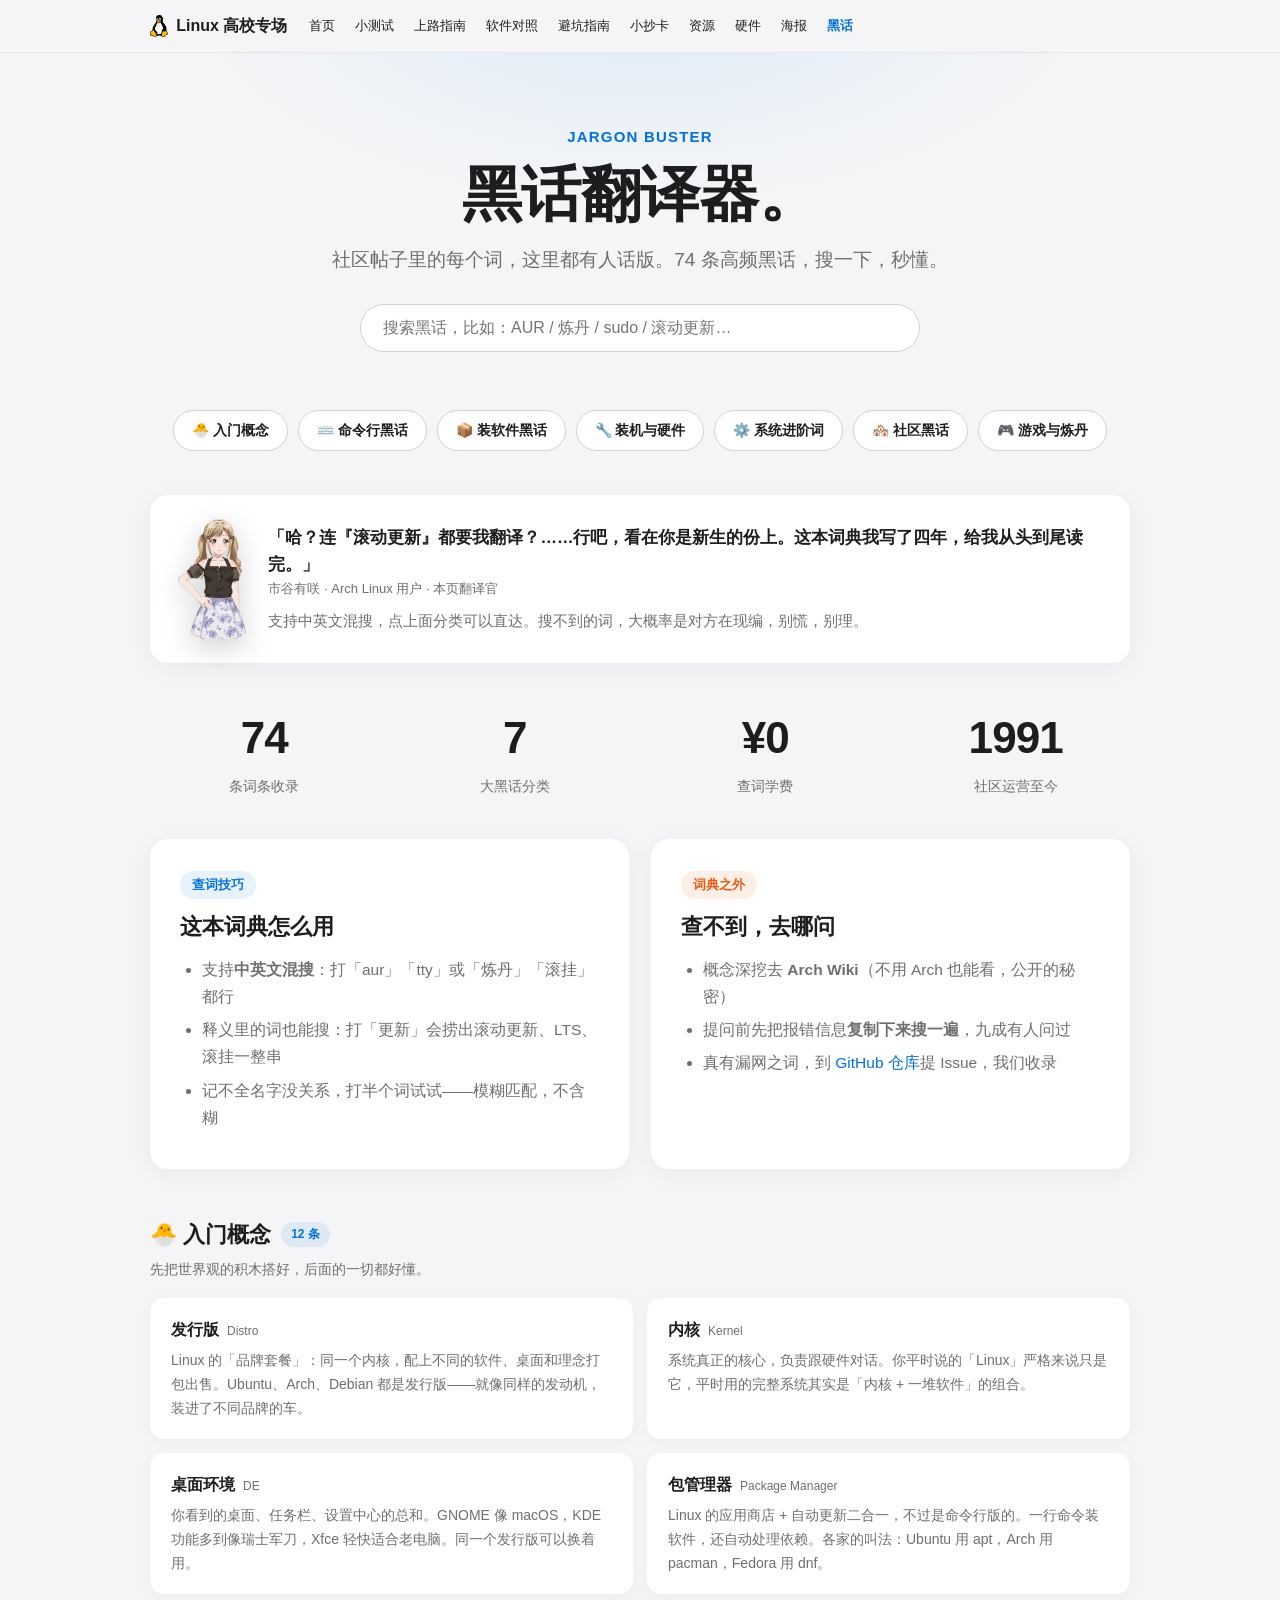
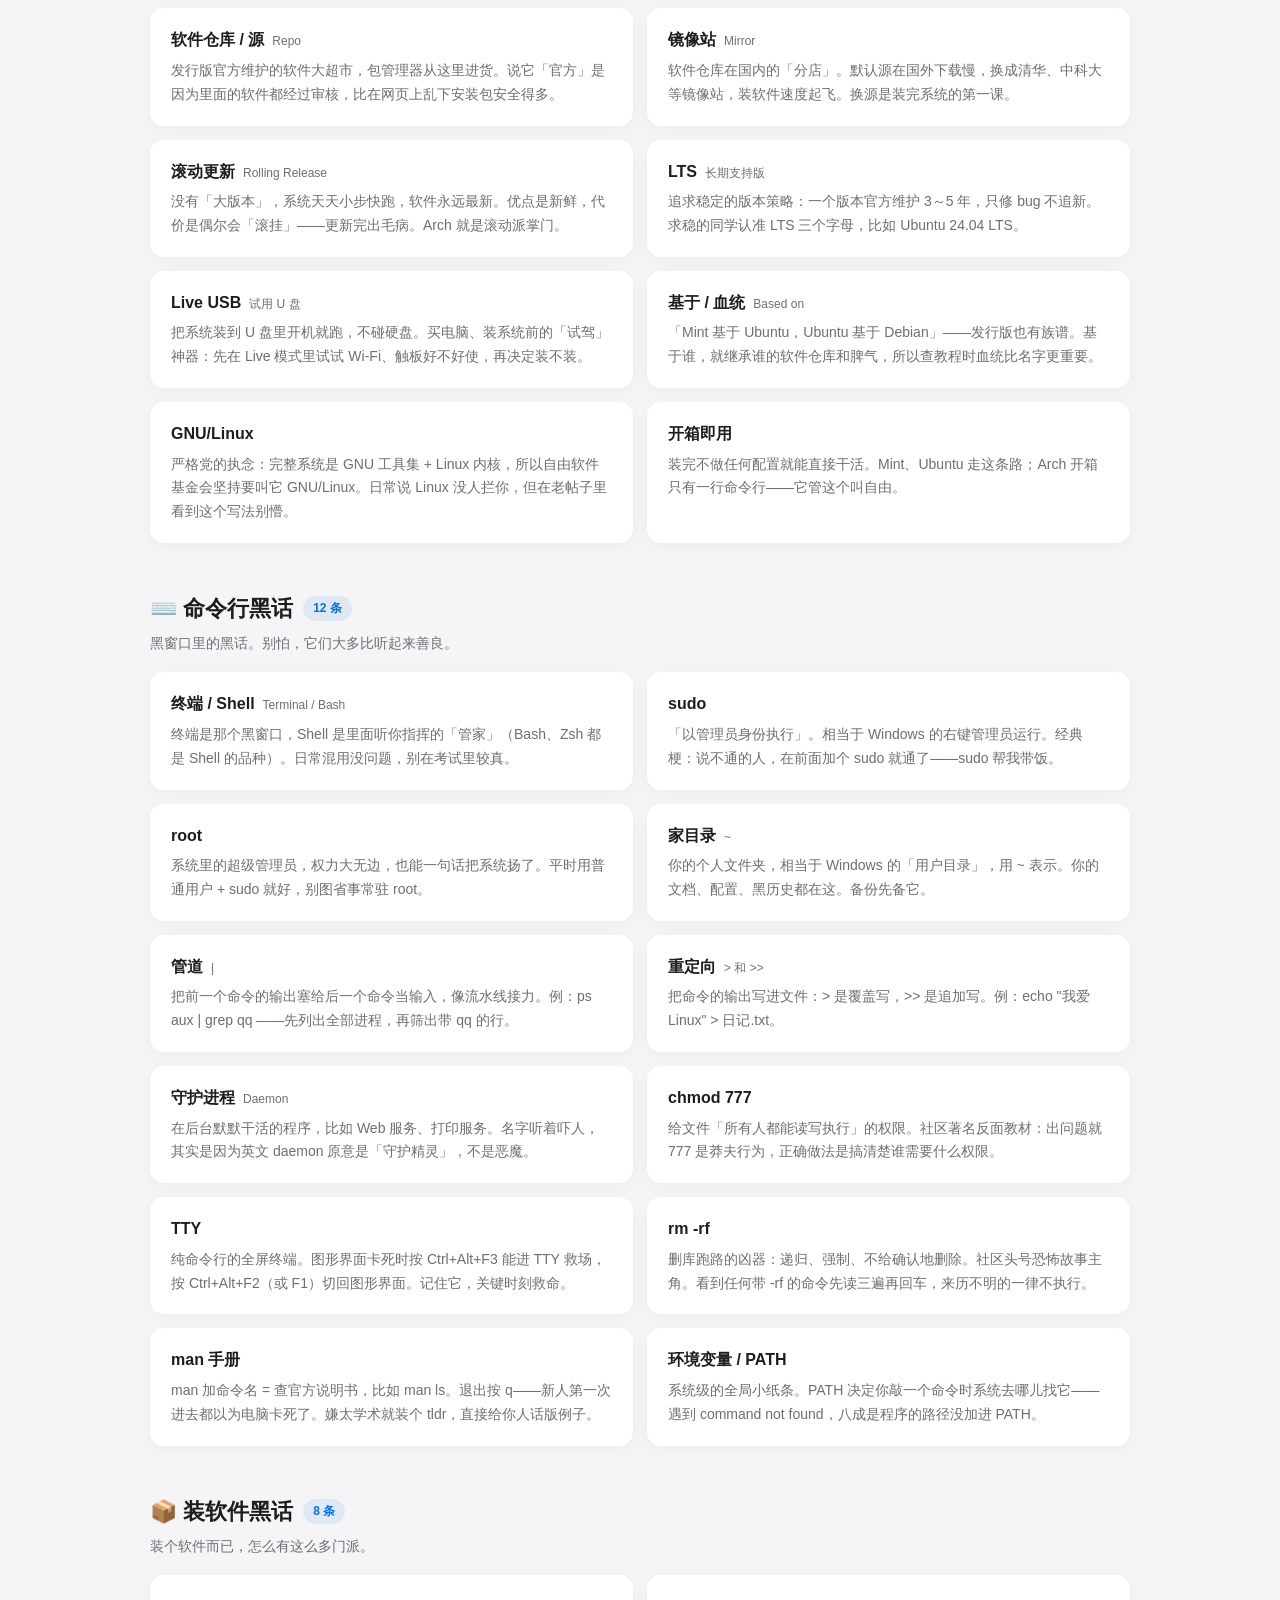
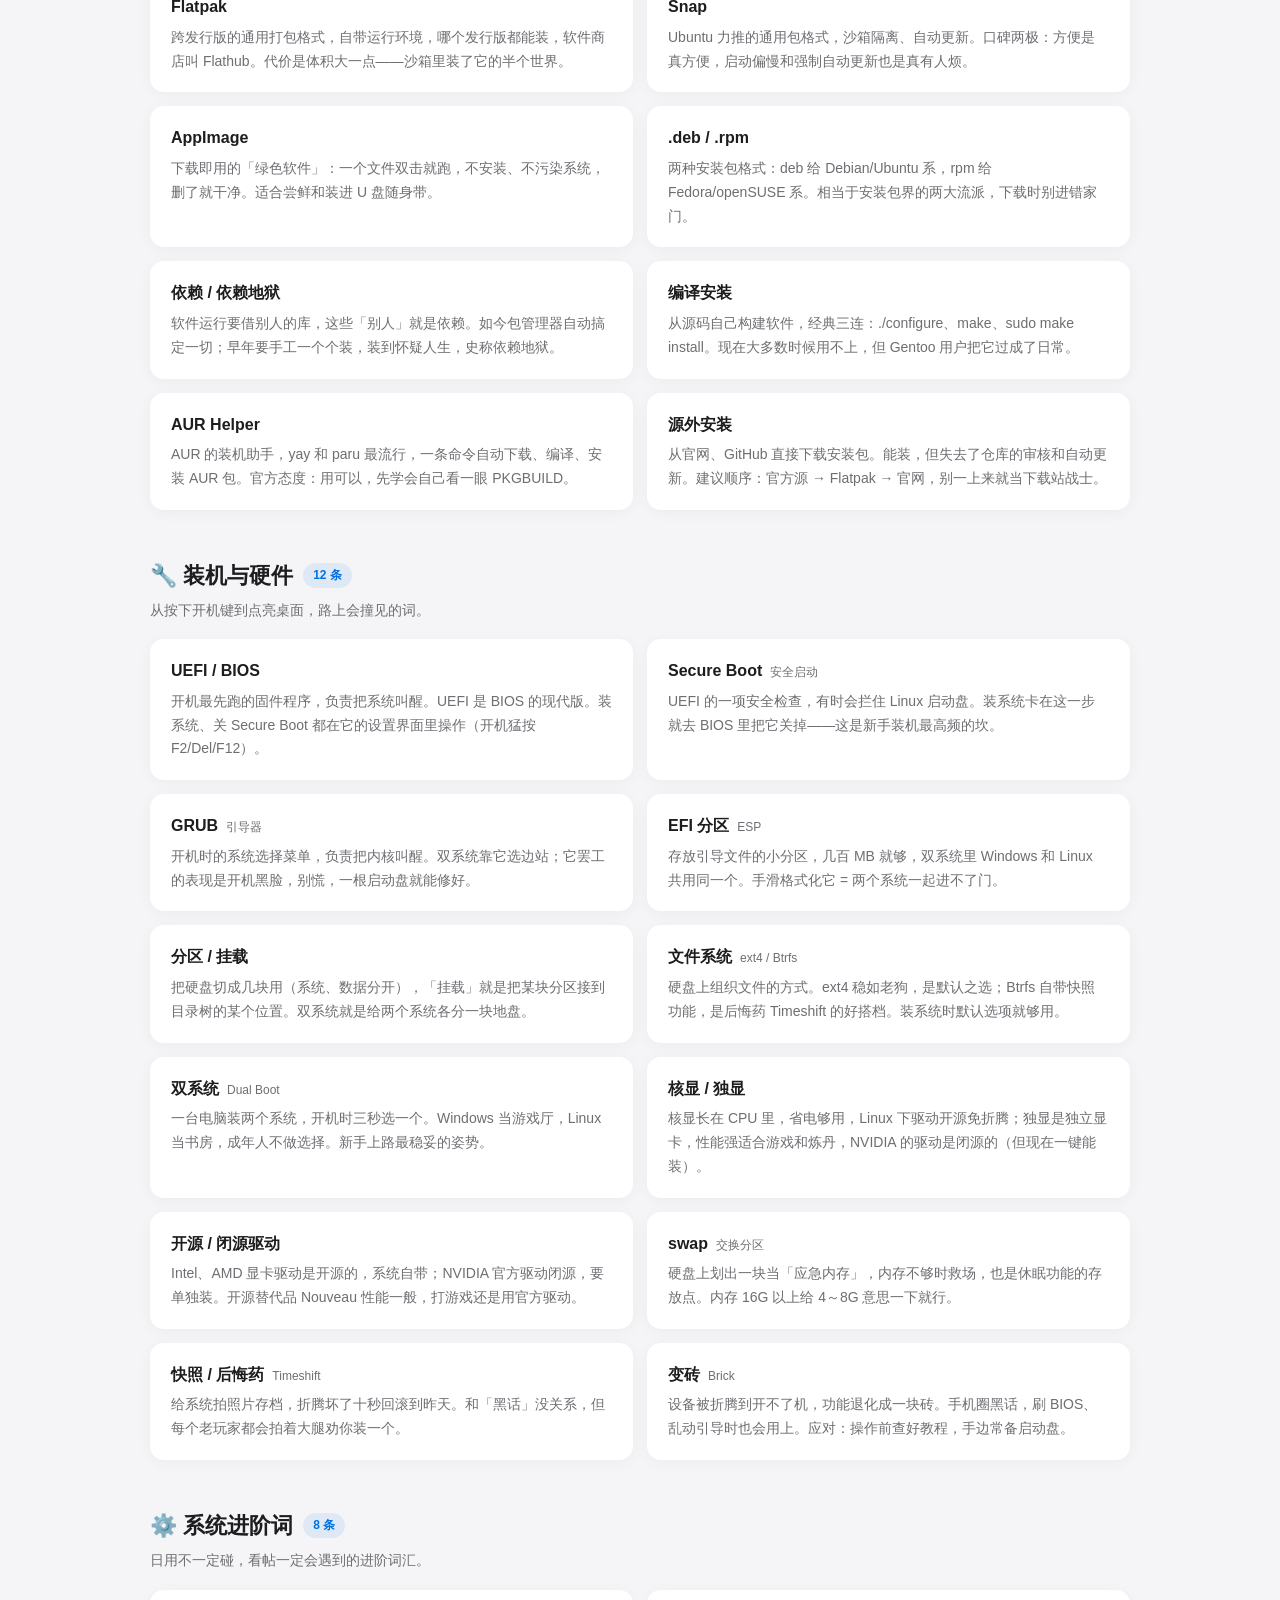
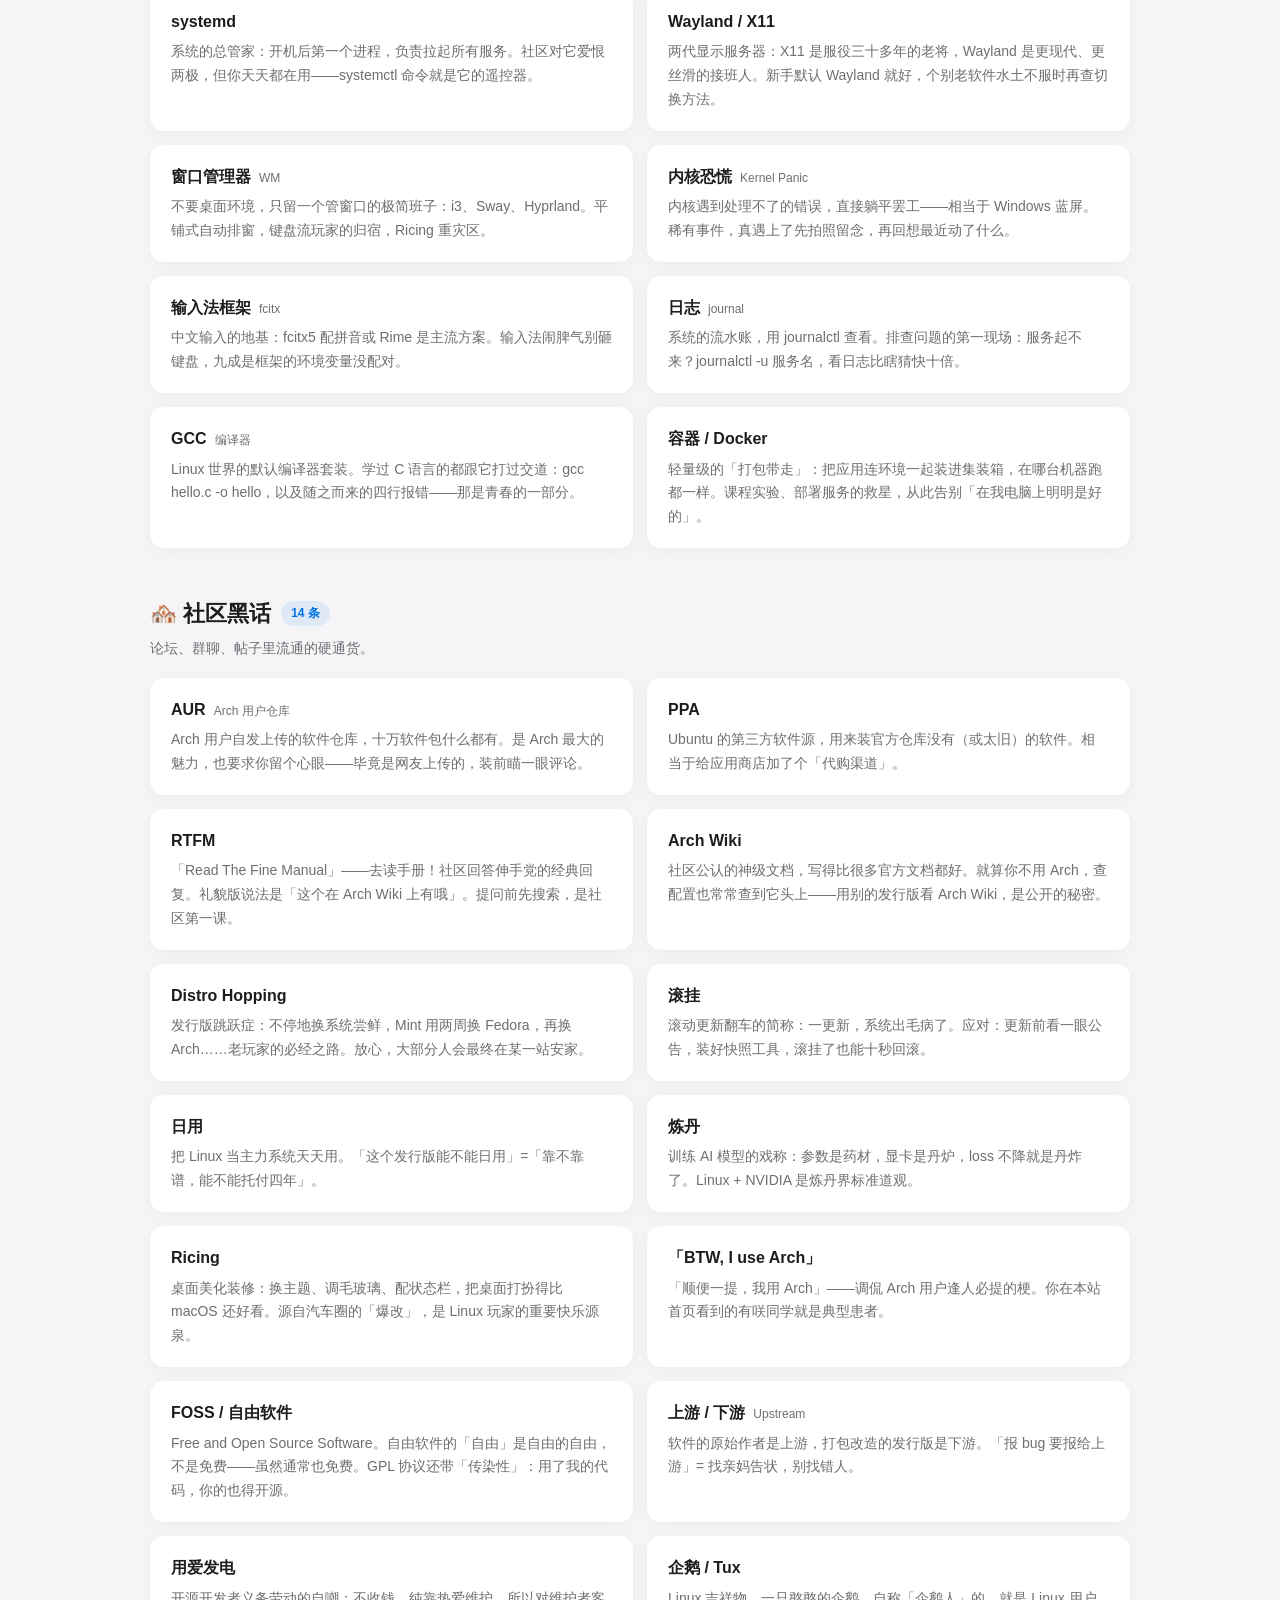
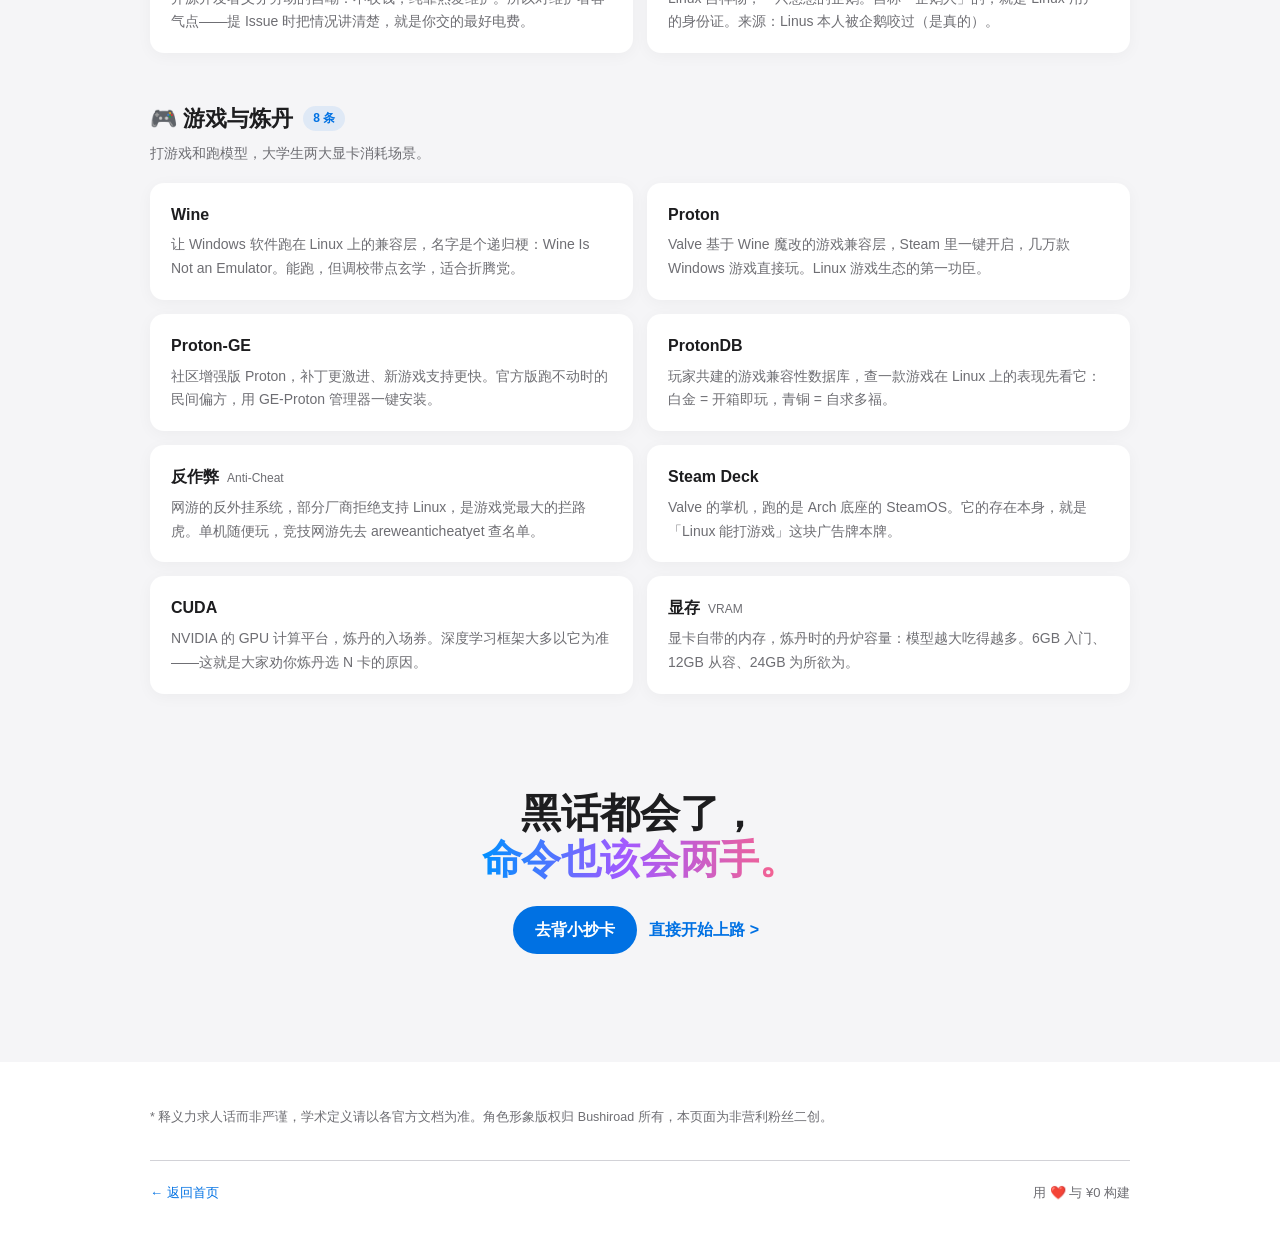
<file: jargon.html>
<!DOCTYPE html>
<html lang="zh-CN">
<head>
<meta charset="UTF-8">
<meta name="viewport" content="width=device-width, initial-scale=1.0">
<title>Linux 黑话翻译器 - 人话版社区词典</title>
<meta name="description" content="可搜索的 Linux 黑话词典：74 条社区高频黑话，从发行版、AUR、sudo 到 Proton、炼丹、Ricing，人话翻译，社区帖子从此看得懂。">
<meta property="og:title" content="Linux 黑话翻译器 - 人话版社区词典">
<meta property="og:description" content="可搜索的 Linux 黑话词典：74 条社区高频黑话，从发行版、AUR、sudo 到 Proton、炼丹、Ricing，人话翻译，社区帖子从此看得懂。">
<meta property="og:image" content="https://linuxedu.space/img/tux.png">
<link rel="icon" href="data:image/svg+xml,<svg xmlns='http://www.w3.org/2000/svg' viewBox='0 0 100 100'><text y='.9em' font-size='90'>🐧</text></svg>">
<link rel="stylesheet" href="assets/site.css">
<style>
.page-hero{background:radial-gradient(640px 300px at 50% -60px,rgba(0,144,255,.10),transparent 70%);}
.jchips{display:flex;flex-wrap:wrap;gap:10px;justify-content:center;margin-top:26px;}
.jchips a{background:#fff;border:1px solid #d2d2d7;border-radius:980px;padding:8px 18px;font-size:14px;font-weight:600;color:var(--text);transition:all .18s;}
.jchips a:hover{border-color:var(--blue);color:var(--blue);text-decoration:none;}
#count{text-align:center;font-size:13.5px;color:var(--text-2);margin-top:12px;min-height:20px;}
.jgroup{margin-top:48px;scroll-margin-top:76px;}
.jgroup>h3{font-size:22px;margin-bottom:6px;display:flex;align-items:center;gap:10px;}
.jgroup>.gsub{font-size:14px;color:var(--text-2);margin-bottom:18px;}
.cnt{font-size:12px;font-weight:700;color:var(--blue);background:rgba(0,113,227,.09);border-radius:980px;padding:3px 10px;flex:0 0 auto;}
.jgrid{display:grid;grid-template-columns:repeat(2,1fr);gap:14px;}
@media(max-width:760px){.jgrid{grid-template-columns:1fr;}}
.term{background:#fff;border-radius:14px;padding:18px 20px;box-shadow:0 3px 16px rgba(0,0,0,.04);border:1px solid transparent;transition:transform .18s ease,box-shadow .18s ease,border-color .18s ease;}
.term:hover{transform:translateY(-3px);box-shadow:0 10px 26px rgba(0,0,0,.08);border-color:rgba(0,113,227,.25);}
.term b{font-size:16px;display:block;margin-bottom:6px;}
.term b i{font-style:normal;font-size:12px;color:var(--text-2);font-weight:500;margin-left:8px;}
.term p{font-size:14px;color:var(--text-2);line-height:1.7;}
.j-hide{display:none !important;}
</style>
</head>
<body>

<nav class="topnav"><div class="topnav-in">
  <div class="logo"><a href="index"><img src="img/tux.png" alt="">Linux 高校专场</a></div>
  <div class="links">
    <a href="index">首页</a>
    <a href="quiz">小测试</a>
    <a href="guide">上路指南</a>
    <a href="apps">软件对照</a>
    <a href="honest">避坑指南</a>
    <a href="cheatsheet">小抄卡</a>
    <a href="resources">资源</a>
    <a href="hardware">硬件</a>
    <a href="poster">海报</a>
    <a href="jargon" class="on">黑话</a>
  </div>
</div></nav>

<header class="page-hero">
  <div class="wrap">
    <p class="kicker">Jargon Buster</p>
    <h1>黑话翻译器。</h1>
    <p class="lead">社区帖子里的每个词，这里都有人话版。74 条高频黑话，搜一下，秒懂。</p>
    <div style="margin-top:28px;"><input class="cmd-search" id="search" type="search" placeholder="搜索黑话，比如：AUR / 炼丹 / sudo / 滚动更新…"></div>
    <p id="count"></p>
    <div class="jchips">
      <a href="#g-basic">🐣 入门概念</a>
      <a href="#g-cli">⌨️ 命令行黑话</a>
      <a href="#g-pkg">📦 装软件黑话</a>
      <a href="#g-install">🔧 装机与硬件</a>
      <a href="#g-sys">⚙️ 系统进阶词</a>
      <a href="#g-community">🏘️ 社区黑话</a>
      <a href="#g-game">🎮 游戏与炼丹</a>
    </div>
  </div>
</header>

<section class="sec" style="padding-top:8px;"><div class="wrap">
  <div class="host rv">
    <img loading="lazy" decoding="async" src="img/char/arisa.webp" alt="市谷有咲">
    <div>
      <div class="q">「哈？连『滚动更新』都要我翻译？……行吧，看在你是新生的份上。这本词典我写了四年，给我从头到尾读完。」</div>
      <div class="who">市谷有咲 · Arch Linux 用户 · 本页翻译官</div>
      <p>支持中英文混搜，点上面分类可以直达。搜不到的词，大概率是对方在现编，别慌，别理。</p>
    </div>
  </div>

  <div class="stats rv" style="margin-top:40px;">
    <div class="stat"><b>74</b><span>条词条收录</span></div>
    <div class="stat"><b>7</b><span>大黑话分类</span></div>
    <div class="stat"><b>¥0</b><span>查词学费</span></div>
    <div class="stat"><b>1991</b><span>社区运营至今</span></div>
  </div>

  <div class="grid2 rv" style="margin-top:40px;">
    <div class="card">
      <span class="pill">查词技巧</span>
      <h3>这本词典怎么用</h3>
      <ul>
        <li>支持<b>中英文混搜</b>：打「aur」「tty」或「炼丹」「滚挂」都行</li>
        <li>释义里的词也能搜：打「更新」会捞出滚动更新、LTS、滚挂一整串</li>
        <li>记不全名字没关系，打半个词试试——模糊匹配，不含糊</li>
      </ul>
    </div>
    <div class="card">
      <span class="pill orange">词典之外</span>
      <h3>查不到，去哪问</h3>
      <ul>
        <li>概念深挖去 <b>Arch Wiki</b>（不用 Arch 也能看，公开的秘密）</li>
        <li>提问前先把报错信息<b>复制下来搜一遍</b>，九成有人问过</li>
        <li>真有漏网之词，到 <a href="https://github.com/Huanuyn1/Linuxedu.space" target="_blank" rel="noopener">GitHub 仓库</a>提 Issue，我们收录</li>
      </ul>
    </div>
  </div>

  <div class="jgroup rv" data-g id="g-basic">
    <h3>🐣 入门概念 <span class="cnt">12 条</span></h3>
    <p class="gsub">先把世界观的积木搭好，后面的一切都好懂。</p>
    <div class="jgrid">
      <div class="term" data-k="发行版 distro 系统 ubuntu arch debian fedora"><b>发行版<i>Distro</i></b><p>Linux 的「品牌套餐」：同一个内核，配上不同的软件、桌面和理念打包出售。Ubuntu、Arch、Debian 都是发行版——就像同样的发动机，装进了不同品牌的车。</p></div>
      <div class="term" data-k="内核 kernel linux 核心"><b>内核<i>Kernel</i></b><p>系统真正的核心，负责跟硬件对话。你平时说的「Linux」严格来说只是它，平时用的完整系统其实是「内核 + 一堆软件」的组合。</p></div>
      <div class="term" data-k="桌面环境 de gnome kde xfce 界面"><b>桌面环境<i>DE</i></b><p>你看到的桌面、任务栏、设置中心的总和。GNOME 像 macOS，KDE 功能多到像瑞士军刀，Xfce 轻快适合老电脑。同一个发行版可以换着用。</p></div>
      <div class="term" data-k="包管理器 apt pacman dnf 安装软件"><b>包管理器<i>Package Manager</i></b><p>Linux 的应用商店 + 自动更新二合一，不过是命令行版的。一行命令装软件，还自动处理依赖。各家的叫法：Ubuntu 用 apt，Arch 用 pacman，Fedora 用 dnf。</p></div>
      <div class="term" data-k="软件仓库 仓库 repo 源"><b>软件仓库 / 源<i>Repo</i></b><p>发行版官方维护的软件大超市，包管理器从这里进货。说它「官方」是因为里面的软件都经过审核，比在网页上乱下安装包安全得多。</p></div>
      <div class="term" data-k="镜像站 mirror 换源 清华 tuna 中科大"><b>镜像站<i>Mirror</i></b><p>软件仓库在国内的「分店」。默认源在国外下载慢，换成清华、中科大等镜像站，装软件速度起飞。换源是装完系统的第一课。</p></div>
      <div class="term" data-k="滚动更新 rolling 滚挂 更新"><b>滚动更新<i>Rolling Release</i></b><p>没有「大版本」，系统天天小步快跑，软件永远最新。优点是新鲜，代价是偶尔会「滚挂」——更新完出毛病。Arch 就是滚动派掌门。</p></div>
      <div class="term" data-k="lts 长期支持 稳定版"><b>LTS<i>长期支持版</i></b><p>追求稳定的版本策略：一个版本官方维护 3～5 年，只修 bug 不追新。求稳的同学认准 LTS 三个字母，比如 Ubuntu 24.04 LTS。</p></div>
      <div class="term" data-k="live usb u盘 试用 启动盘"><b>Live USB<i>试用 U 盘</i></b><p>把系统装到 U 盘里开机就跑，不碰硬盘。买电脑、装系统前的「试驾」神器：先在 Live 模式里试试 Wi-Fi、触板好不好使，再决定装不装。</p></div>
      <div class="term" data-k="基于 based on 血统 下游"><b>基于 / 血统<i>Based on</i></b><p>「Mint 基于 Ubuntu，Ubuntu 基于 Debian」——发行版也有族谱。基于谁，就继承谁的软件仓库和脾气，所以查教程时血统比名字更重要。</p></div>
      <div class="term" data-k="gnu linux 命名 理查德 rms 自由软件"><b>GNU/Linux</b><p>严格党的执念：完整系统是 GNU 工具集 + Linux 内核，所以自由软件基金会坚持要叫它 GNU/Linux。日常说 Linux 没人拦你，但在老帖子里看到这个写法别懵。</p></div>
      <div class="term" data-k="开箱即用 out of the box 免配置"><b>开箱即用</b><p>装完不做任何配置就能直接干活。Mint、Ubuntu 走这条路；Arch 开箱只有一行命令行——它管这个叫自由。</p></div>
    </div>
  </div>

  <div class="jgroup rv" data-g id="g-cli">
    <h3>⌨️ 命令行黑话 <span class="cnt">12 条</span></h3>
    <p class="gsub">黑窗口里的黑话。别怕，它们大多比听起来善良。</p>
    <div class="jgrid">
      <div class="term" data-k="终端 terminal shell bash zsh 命令行"><b>终端 / Shell<i>Terminal / Bash</i></b><p>终端是那个黑窗口，Shell 是里面听你指挥的「管家」（Bash、Zsh 都是 Shell 的品种）。日常混用没问题，别在考试里较真。</p></div>
      <div class="term" data-k="sudo 管理员 权限"><b>sudo</b><p>「以管理员身份执行」。相当于 Windows 的右键管理员运行。经典梗：说不通的人，在前面加个 sudo 就通了——sudo 帮我带饭。</p></div>
      <div class="term" data-k="root 超级用户 管理员"><b>root</b><p>系统里的超级管理员，权力大无边，也能一句话把系统扬了。平时用普通用户 + sudo 就好，别图省事常驻 root。</p></div>
      <div class="term" data-k="家目录 home 波浪号 ~"><b>家目录<i>~</i></b><p>你的个人文件夹，相当于 Windows 的「用户目录」，用 ~ 表示。你的文档、配置、黑历史都在这。备份先备它。</p></div>
      <div class="term" data-k="管道 pipe 竖线"><b>管道<i>|</i></b><p>把前一个命令的输出塞给后一个命令当输入，像流水线接力。例：ps aux | grep qq ——先列出全部进程，再筛出带 qq 的行。</p></div>
      <div class="term" data-k="重定向 大于号 输出"><b>重定向<i>&gt; 和 &gt;&gt;</i></b><p>把命令的输出写进文件：> 是覆盖写，>> 是追加写。例：echo "我爱 Linux" > 日记.txt。</p></div>
      <div class="term" data-k="守护进程 daemon 服务 service 后台"><b>守护进程<i>Daemon</i></b><p>在后台默默干活的程序，比如 Web 服务、打印服务。名字听着吓人，其实是因为英文 daemon 原意是「守护精灵」，不是恶魔。</p></div>
      <div class="term" data-k="chmod 777 权限 执行"><b>chmod 777</b><p>给文件「所有人都能读写执行」的权限。社区著名反面教材：出问题就 777 是莽夫行为，正确做法是搞清楚谁需要什么权限。</p></div>
      <div class="term" data-k="tty 终端 黑屏 快捷键"><b>TTY</b><p>纯命令行的全屏终端。图形界面卡死时按 Ctrl+Alt+F3 能进 TTY 救场，按 Ctrl+Alt+F2（或 F1）切回图形界面。记住它，关键时刻救命。</p></div>
      <div class="term" data-k="rm -rf 删除 删库跑路 危险命令"><b>rm -rf</b><p>删库跑路的凶器：递归、强制、不给确认地删除。社区头号恐怖故事主角。看到任何带 -rf 的命令先读三遍再回车，来历不明的一律不执行。</p></div>
      <div class="term" data-k="man 手册 说明书 tldr 帮助"><b>man 手册</b><p>man 加命令名 = 查官方说明书，比如 man ls。退出按 q——新人第一次进去都以为电脑卡死了。嫌太学术就装个 tldr，直接给你人话版例子。</p></div>
      <div class="term" data-k="环境变量 path 变量 配置 command not found"><b>环境变量 / PATH</b><p>系统级的全局小纸条。PATH 决定你敲一个命令时系统去哪儿找它——遇到 command not found，八成是程序的路径没加进 PATH。</p></div>
    </div>
  </div>

  <div class="jgroup rv" data-g id="g-pkg">
    <h3>📦 装软件黑话 <span class="cnt">8 条</span></h3>
    <p class="gsub">装个软件而已，怎么有这么多门派。</p>
    <div class="jgrid">
      <div class="term" data-k="flatpak flathub 沙箱 通用包"><b>Flatpak</b><p>跨发行版的通用打包格式，自带运行环境，哪个发行版都能装，软件商店叫 Flathub。代价是体积大一点——沙箱里装了它的半个世界。</p></div>
      <div class="term" data-k="snap ubuntu 通用包 自动更新"><b>Snap</b><p>Ubuntu 力推的通用包格式，沙箱隔离、自动更新。口碑两极：方便是真方便，启动偏慢和强制自动更新也是真有人烦。</p></div>
      <div class="term" data-k="appimage 绿色软件 便携 免安装"><b>AppImage</b><p>下载即用的「绿色软件」：一个文件双击就跑，不安装、不污染系统，删了就干净。适合尝鲜和装进 U 盘随身带。</p></div>
      <div class="term" data-k="deb rpm 安装包 格式 debian fedora"><b>.deb / .rpm</b><p>两种安装包格式：deb 给 Debian/Ubuntu 系，rpm 给 Fedora/openSUSE 系。相当于安装包界的两大流派，下载时别进错家门。</p></div>
      <div class="term" data-k="依赖 dependency 依赖地狱 库"><b>依赖 / 依赖地狱</b><p>软件运行要借别人的库，这些「别人」就是依赖。如今包管理器自动搞定一切；早年要手工一个个装，装到怀疑人生，史称依赖地狱。</p></div>
      <div class="term" data-k="编译安装 源码 make install 构建"><b>编译安装</b><p>从源码自己构建软件，经典三连：./configure、make、sudo make install。现在大多数时候用不上，但 Gentoo 用户把它过成了日常。</p></div>
      <div class="term" data-k="aur helper yay paru 助手"><b>AUR Helper</b><p>AUR 的装机助手，yay 和 paru 最流行，一条命令自动下载、编译、安装 AUR 包。官方态度：用可以，先学会自己看一眼 PKGBUILD。</p></div>
      <div class="term" data-k="源外安装 官网下载 github 第三方"><b>源外安装</b><p>从官网、GitHub 直接下载安装包。能装，但失去了仓库的审核和自动更新。建议顺序：官方源 → Flatpak → 官网，别一上来就当下载站战士。</p></div>
    </div>
  </div>

  <div class="jgroup rv" data-g id="g-install">
    <h3>🔧 装机与硬件 <span class="cnt">12 条</span></h3>
    <p class="gsub">从按下开机键到点亮桌面，路上会撞见的词。</p>
    <div class="jgrid">
      <div class="term" data-k="uefi bios 启动 固件"><b>UEFI / BIOS</b><p>开机最先跑的固件程序，负责把系统叫醒。UEFI 是 BIOS 的现代版。装系统、关 Secure Boot 都在它的设置界面里操作（开机猛按 F2/Del/F12）。</p></div>
      <div class="term" data-k="secure boot 安全启动 关闭"><b>Secure Boot<i>安全启动</i></b><p>UEFI 的一项安全检查，有时会拦住 Linux 启动盘。装系统卡在这一步就去 BIOS 里把它关掉——这是新手装机最高频的坎。</p></div>
      <div class="term" data-k="grub 引导 启动菜单 引导修复"><b>GRUB<i>引导器</i></b><p>开机时的系统选择菜单，负责把内核叫醒。双系统靠它选边站；它罢工的表现是开机黑脸，别慌，一根启动盘就能修好。</p></div>
      <div class="term" data-k="efi 分区 esp 引导分区"><b>EFI 分区<i>ESP</i></b><p>存放引导文件的小分区，几百 MB 就够，双系统里 Windows 和 Linux 共用同一个。手滑格式化它 = 两个系统一起进不了门。</p></div>
      <div class="term" data-k="分区 partition 挂载 双系统"><b>分区 / 挂载</b><p>把硬盘切成几块用（系统、数据分开），「挂载」就是把某块分区接到目录树的某个位置。双系统就是给两个系统各分一块地盘。</p></div>
      <div class="term" data-k="文件系统 ext4 btrfs 格式"><b>文件系统<i>ext4 / Btrfs</i></b><p>硬盘上组织文件的方式。ext4 稳如老狗，是默认之选；Btrfs 自带快照功能，是后悔药 Timeshift 的好搭档。装系统时默认选项就够用。</p></div>
      <div class="term" data-k="双系统 dual boot windows 共存"><b>双系统<i>Dual Boot</i></b><p>一台电脑装两个系统，开机时三秒选一个。Windows 当游戏厅，Linux 当书房，成年人不做选择。新手上路最稳妥的姿势。</p></div>
      <div class="term" data-k="核显 独显 显卡 nvidia amd 驱动"><b>核显 / 独显</b><p>核显长在 CPU 里，省电够用，Linux 下驱动开源免折腾；独显是独立显卡，性能强适合游戏和炼丹，NVIDIA 的驱动是闭源的（但现在一键能装）。</p></div>
      <div class="term" data-k="开源驱动 闭源驱动 nouveau nvidia"><b>开源 / 闭源驱动</b><p>Intel、AMD 显卡驱动是开源的，系统自带；NVIDIA 官方驱动闭源，要单独装。开源替代品 Nouveau 性能一般，打游戏还是用官方驱动。</p></div>
      <div class="term" data-k="swap 交换分区 虚拟内存"><b>swap<i>交换分区</i></b><p>硬盘上划出一块当「应急内存」，内存不够时救场，也是休眠功能的存放点。内存 16G 以上给 4～8G 意思一下就行。</p></div>
      <div class="term" data-k="刷机 变砖 重装 快照 timeshift"><b>快照 / 后悔药<i>Timeshift</i></b><p>给系统拍照片存档，折腾坏了十秒回滚到昨天。和「黑话」没关系，但每个老玩家都会拍着大腿劝你装一个。</p></div>
      <div class="term" data-k="变砖 brick 刷废 救砖"><b>变砖<i>Brick</i></b><p>设备被折腾到开不了机，功能退化成一块砖。手机圈黑话，刷 BIOS、乱动引导时也会用上。应对：操作前查好教程，手边常备启动盘。</p></div>
    </div>
  </div>

  <div class="jgroup rv" data-g id="g-sys">
    <h3>⚙️ 系统进阶词 <span class="cnt">8 条</span></h3>
    <p class="gsub">日用不一定碰，看帖一定会遇到的进阶词汇。</p>
    <div class="jgrid">
      <div class="term" data-k="systemd init systemctl 服务 启动"><b>systemd</b><p>系统的总管家：开机后第一个进程，负责拉起所有服务。社区对它爱恨两极，但你天天都在用——systemctl 命令就是它的遥控器。</p></div>
      <div class="term" data-k="wayland x11 xorg 显示服务器 桌面"><b>Wayland / X11</b><p>两代显示服务器：X11 是服役三十多年的老将，Wayland 是更现代、更丝滑的接班人。新手默认 Wayland 就好，个别老软件水土不服时再查切换方法。</p></div>
      <div class="term" data-k="窗口管理器 wm i3 sway hyprland 平铺"><b>窗口管理器<i>WM</i></b><p>不要桌面环境，只留一个管窗口的极简班子：i3、Sway、Hyprland。平铺式自动排窗，键盘流玩家的归宿，Ricing 重灾区。</p></div>
      <div class="term" data-k="内核恐慌 kernel panic 蓝屏 死机"><b>内核恐慌<i>Kernel Panic</i></b><p>内核遇到处理不了的错误，直接躺平罢工——相当于 Windows 蓝屏。稀有事件，真遇上了先拍照留念，再回想最近动了什么。</p></div>
      <div class="term" data-k="输入法 fcitx ibus 中文输入 rime"><b>输入法框架<i>fcitx</i></b><p>中文输入的地基：fcitx5 配拼音或 Rime 是主流方案。输入法闹脾气别砸键盘，九成是框架的环境变量没配对。</p></div>
      <div class="term" data-k="日志 journal journalctl 排查 log"><b>日志<i>journal</i></b><p>系统的流水账，用 journalctl 查看。排查问题的第一现场：服务起不来？journalctl -u 服务名，看日志比瞎猜快十倍。</p></div>
      <div class="term" data-k="gcc 编译器 编译 c语言"><b>GCC<i>编译器</i></b><p>Linux 世界的默认编译器套装。学过 C 语言的都跟它打过交道：gcc hello.c -o hello，以及随之而来的四行报错——那是青春的一部分。</p></div>
      <div class="term" data-k="容器 docker container 镜像 部署"><b>容器 / Docker</b><p>轻量级的「打包带走」：把应用连环境一起装进集装箱，在哪台机器跑都一样。课程实验、部署服务的救星，从此告别「在我电脑上明明是好的」。</p></div>
    </div>
  </div>

  <div class="jgroup rv" data-g id="g-community">
    <h3>🏘️ 社区黑话 <span class="cnt">14 条</span></h3>
    <p class="gsub">论坛、群聊、帖子里流通的硬通货。</p>
    <div class="jgrid">
      <div class="term" data-k="aur arch 用户仓库 软件包"><b>AUR<i>Arch 用户仓库</i></b><p>Arch 用户自发上传的软件仓库，十万软件包什么都有。是 Arch 最大的魅力，也要求你留个心眼——毕竟是网友上传的，装前瞄一眼评论。</p></div>
      <div class="term" data-k="ppa ubuntu 第三方源"><b>PPA</b><p>Ubuntu 的第三方软件源，用来装官方仓库没有（或太旧）的软件。相当于给应用商店加了个「代购渠道」。</p></div>
      <div class="term" data-k="rtfm 读手册 wiki 提问"><b>RTFM</b><p>「Read The Fine Manual」——去读手册！社区回答伸手党的经典回复。礼貌版说法是「这个在 Arch Wiki 上有哦」。提问前先搜索，是社区第一课。</p></div>
      <div class="term" data-k="arch wiki 文档 神书 维基"><b>Arch Wiki</b><p>社区公认的神级文档，写得比很多官方文档都好。就算你不用 Arch，查配置也常常查到它头上——用别的发行版看 Arch Wiki，是公开的秘密。</p></div>
      <div class="term" data-k="distro hopping 换发行版 跳槽"><b>Distro Hopping</b><p>发行版跳跃症：不停地换系统尝鲜，Mint 用两周换 Fedora，再换 Arch……老玩家的必经之路。放心，大部分人会最终在某一站安家。</p></div>
      <div class="term" data-k="滚挂 滚动更新 翻车"><b>滚挂</b><p>滚动更新翻车的简称：一更新，系统出毛病了。应对：更新前看一眼公告，装好快照工具，滚挂了也能十秒回滚。</p></div>
      <div class="term" data-k="日用 主力机 daily driver"><b>日用</b><p>把 Linux 当主力系统天天用。「这个发行版能不能日用」=「靠不靠谱，能不能托付四年」。</p></div>
      <div class="term" data-k="炼丹 训练 ai 模型 cuda"><b>炼丹</b><p>训练 AI 模型的戏称：参数是药材，显卡是丹炉，loss 不降就是丹炸了。Linux + NVIDIA 是炼丹界标准道观。</p></div>
      <div class="term" data-k="ricing 美化 桌面 装修"><b>Ricing</b><p>桌面美化装修：换主题、调毛玻璃、配状态栏，把桌面打扮得比 macOS 还好看。源自汽车圈的「爆改」，是 Linux 玩家的重要快乐源泉。</p></div>
      <div class="term" data-k="btw i use arch 梗 arch"><b>「BTW, I use Arch」</b><p>「顺便一提，我用 Arch」——调侃 Arch 用户逢人必提的梗。你在本站首页看到的有咲同学就是典型患者。</p></div>
      <div class="term" data-k="foss 自由软件 开源 gpl copyleft"><b>FOSS / 自由软件</b><p>Free and Open Source Software。自由软件的「自由」是自由的自由，不是免费——虽然通常也免费。GPL 协议还带「传染性」：用了我的代码，你的也得开源。</p></div>
      <div class="term" data-k="上游 upstream 下游 补丁"><b>上游 / 下游<i>Upstream</i></b><p>软件的原始作者是上游，打包改造的发行版是下游。「报 bug 要报给上游」= 找亲妈告状，别找错人。</p></div>
      <div class="term" data-k="用爱发电 开源 志愿者 维护者"><b>用爱发电</b><p>开源开发者义务劳动的自嘲：不收钱，纯靠热爱维护。所以对维护者客气点——提 Issue 时把情况讲清楚，就是你交的最好电费。</p></div>
      <div class="term" data-k="企鹅 tux 企鹅人 吉祥物"><b>企鹅 / Tux</b><p>Linux 吉祥物，一只憨憨的企鹅。自称「企鹅人」的，就是 Linux 用户的身份证。来源：Linus 本人被企鹅咬过（是真的）。</p></div>
    </div>
  </div>

  <div class="jgroup rv" data-g id="g-game">
    <h3>🎮 游戏与炼丹 <span class="cnt">8 条</span></h3>
    <p class="gsub">打游戏和跑模型，大学生两大显卡消耗场景。</p>
    <div class="jgrid">
      <div class="term" data-k="wine 兼容层 windows软件"><b>Wine</b><p>让 Windows 软件跑在 Linux 上的兼容层，名字是个递归梗：Wine Is Not an Emulator。能跑，但调校带点玄学，适合折腾党。</p></div>
      <div class="term" data-k="proton steam 游戏 兼容"><b>Proton</b><p>Valve 基于 Wine 魔改的游戏兼容层，Steam 里一键开启，几万款 Windows 游戏直接玩。Linux 游戏生态的第一功臣。</p></div>
      <div class="term" data-k="proton-ge ge 社区版 补丁"><b>Proton-GE</b><p>社区增强版 Proton，补丁更激进、新游戏支持更快。官方版跑不动时的民间偏方，用 GE-Proton 管理器一键安装。</p></div>
      <div class="term" data-k="protondb 兼容性 数据库 评级"><b>ProtonDB</b><p>玩家共建的游戏兼容性数据库，查一款游戏在 Linux 上的表现先看它：白金 = 开箱即玩，青铜 = 自求多福。</p></div>
      <div class="term" data-k="反作弊 anti-cheat 网游 外挂"><b>反作弊<i>Anti-Cheat</i></b><p>网游的反外挂系统，部分厂商拒绝支持 Linux，是游戏党最大的拦路虎。单机随便玩，竞技网游先去 areweanticheatyet 查名单。</p></div>
      <div class="term" data-k="steam deck 掌机 steamos valve"><b>Steam Deck</b><p>Valve 的掌机，跑的是 Arch 底座的 SteamOS。它的存在本身，就是「Linux 能打游戏」这块广告牌本牌。</p></div>
      <div class="term" data-k="cuda nvidia gpu 计算 深度学习"><b>CUDA</b><p>NVIDIA 的 GPU 计算平台，炼丹的入场券。深度学习框架大多以它为准——这就是大家劝你炼丹选 N 卡的原因。</p></div>
      <div class="term" data-k="显存 vram 显卡内存 模型"><b>显存<i>VRAM</i></b><p>显卡自带的内存，炼丹时的丹炉容量：模型越大吃得越多。6GB 入门、12GB 从容、24GB 为所欲为。</p></div>
    </div>
  </div>

  <p class="center rv" id="noresult" style="display:none;margin-top:40px;color:#6e6e73;">词典里还没有这个词——去 <a href="https://github.com/Huanuyn1/Linuxedu.space" target="_blank" rel="noopener">GitHub 仓库</a>提个 Issue，我们给它收录进来。</p>
</div></section>

<section class="sec center"><div class="wrap">
  <h2 class="rv">黑话都会了，<br><span class="grad-text">命令也该会两手。</span></h2>
  <div style="margin-top:24px;" class="rv">
    <a class="btn" href="cheatsheet">去背小抄卡</a>
    <a class="btn-ghost" href="guide">直接开始上路 &gt;</a>
  </div>
</div></section>

<footer><div class="wrap">
  <div class="legal">* 释义力求人话而非严谨，学术定义请以各官方文档为准。角色形象版权归 Bushiroad 所有，本页面为非营利粉丝二创。</div>
  <div class="footer-bar"><span><a href="index">← 返回首页</a></span><span>用 ❤️ 与 ¥0 构建</span></div>
</div></footer>

<script>
const io = new IntersectionObserver(es => {
  es.forEach(e => { if (e.isIntersecting) { e.target.classList.add('in'); io.unobserve(e.target); } });
}, { threshold: 0.1 });
document.querySelectorAll('.rv').forEach(el => io.observe(el));

const search = document.getElementById('search');
const terms = document.querySelectorAll('.term');
const groups = document.querySelectorAll('[data-g]');
const noresult = document.getElementById('noresult');
const countEl = document.getElementById('count');
search.addEventListener('input', () => {
  const q = search.value.trim().toLowerCase();
  let shown = 0;
  terms.forEach(t => {
    const hit = !q || (t.dataset.k + ' ' + t.textContent).toLowerCase().includes(q);
    t.classList.toggle('j-hide', !hit);
    if (hit) shown++;
  });
  groups.forEach(g => {
    const any = g.querySelectorAll('.term:not(.j-hide)').length > 0;
    g.classList.toggle('j-hide', !any);
  });
  noresult.style.display = shown ? 'none' : 'block';
  countEl.textContent = q ? (shown ? '找到 ' + shown + ' 条相关词条' : '') : '';
});
</script>
</body>
</html>
</file>
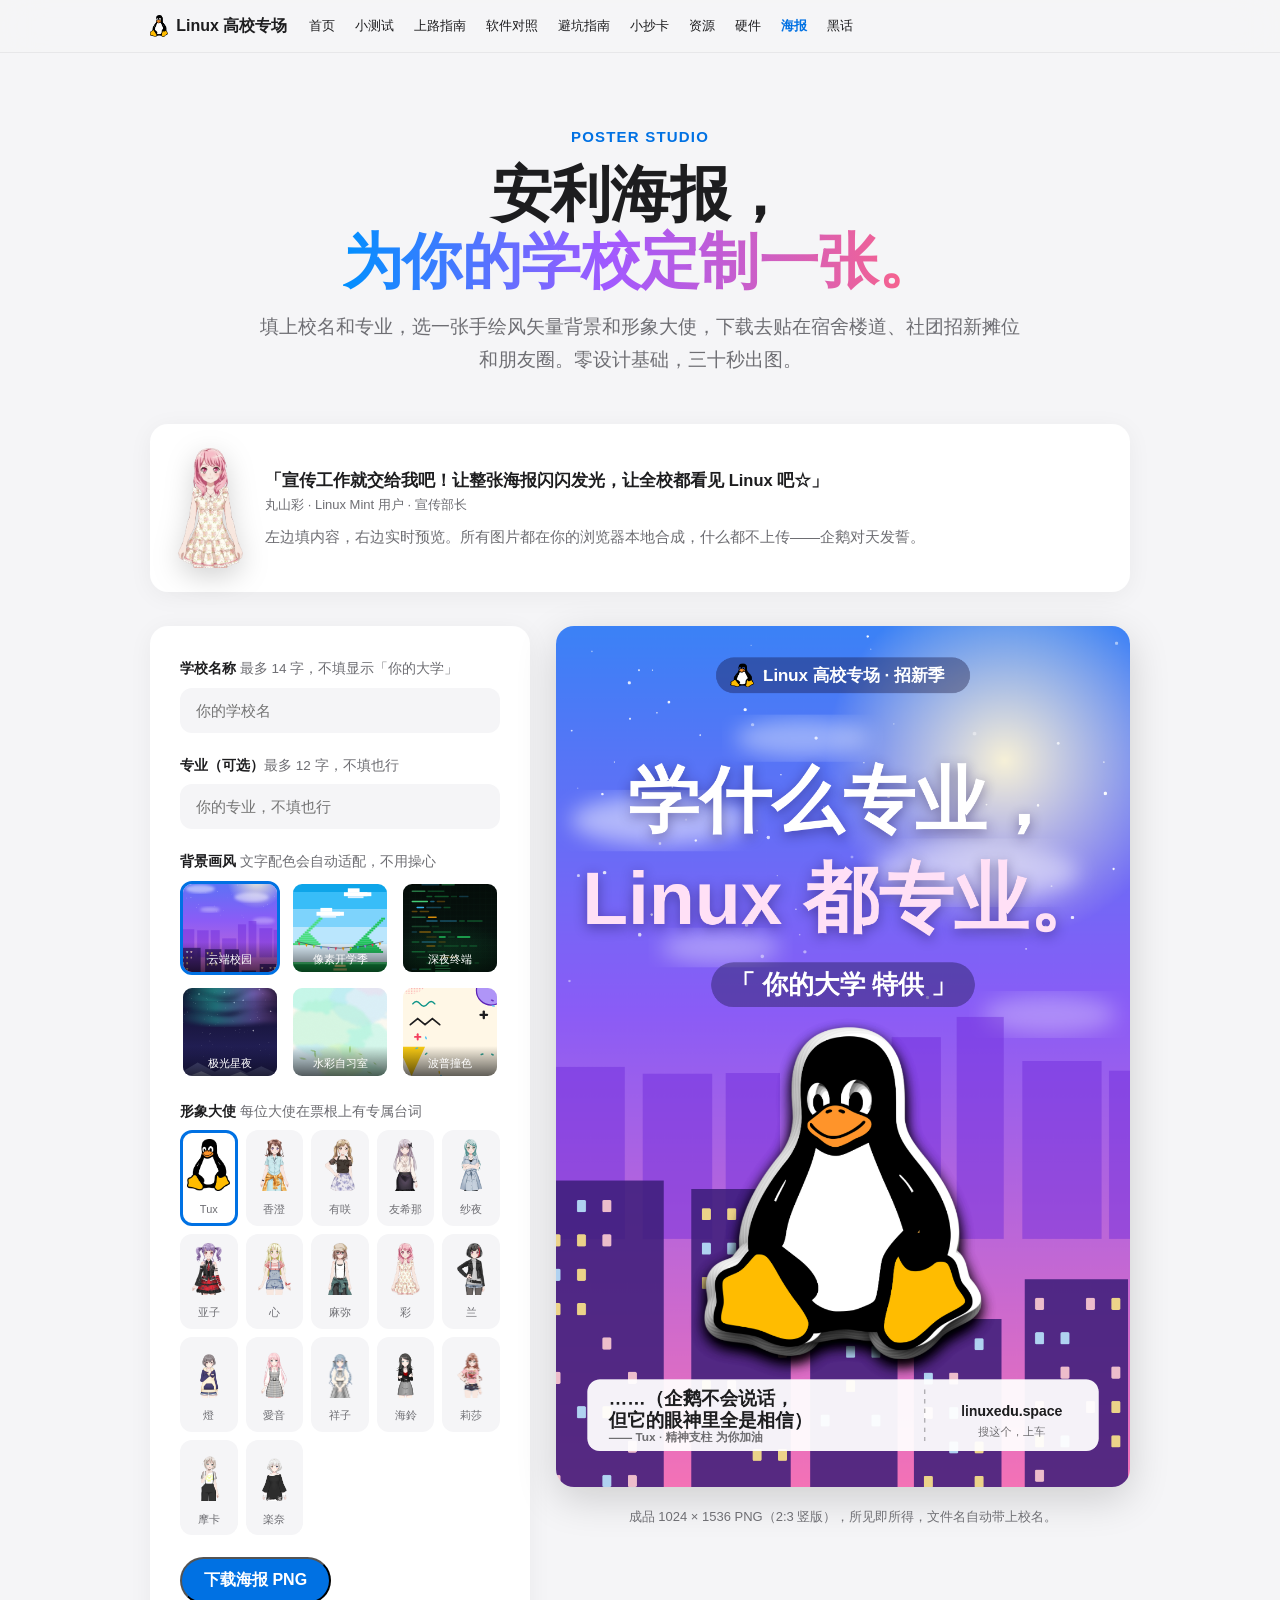
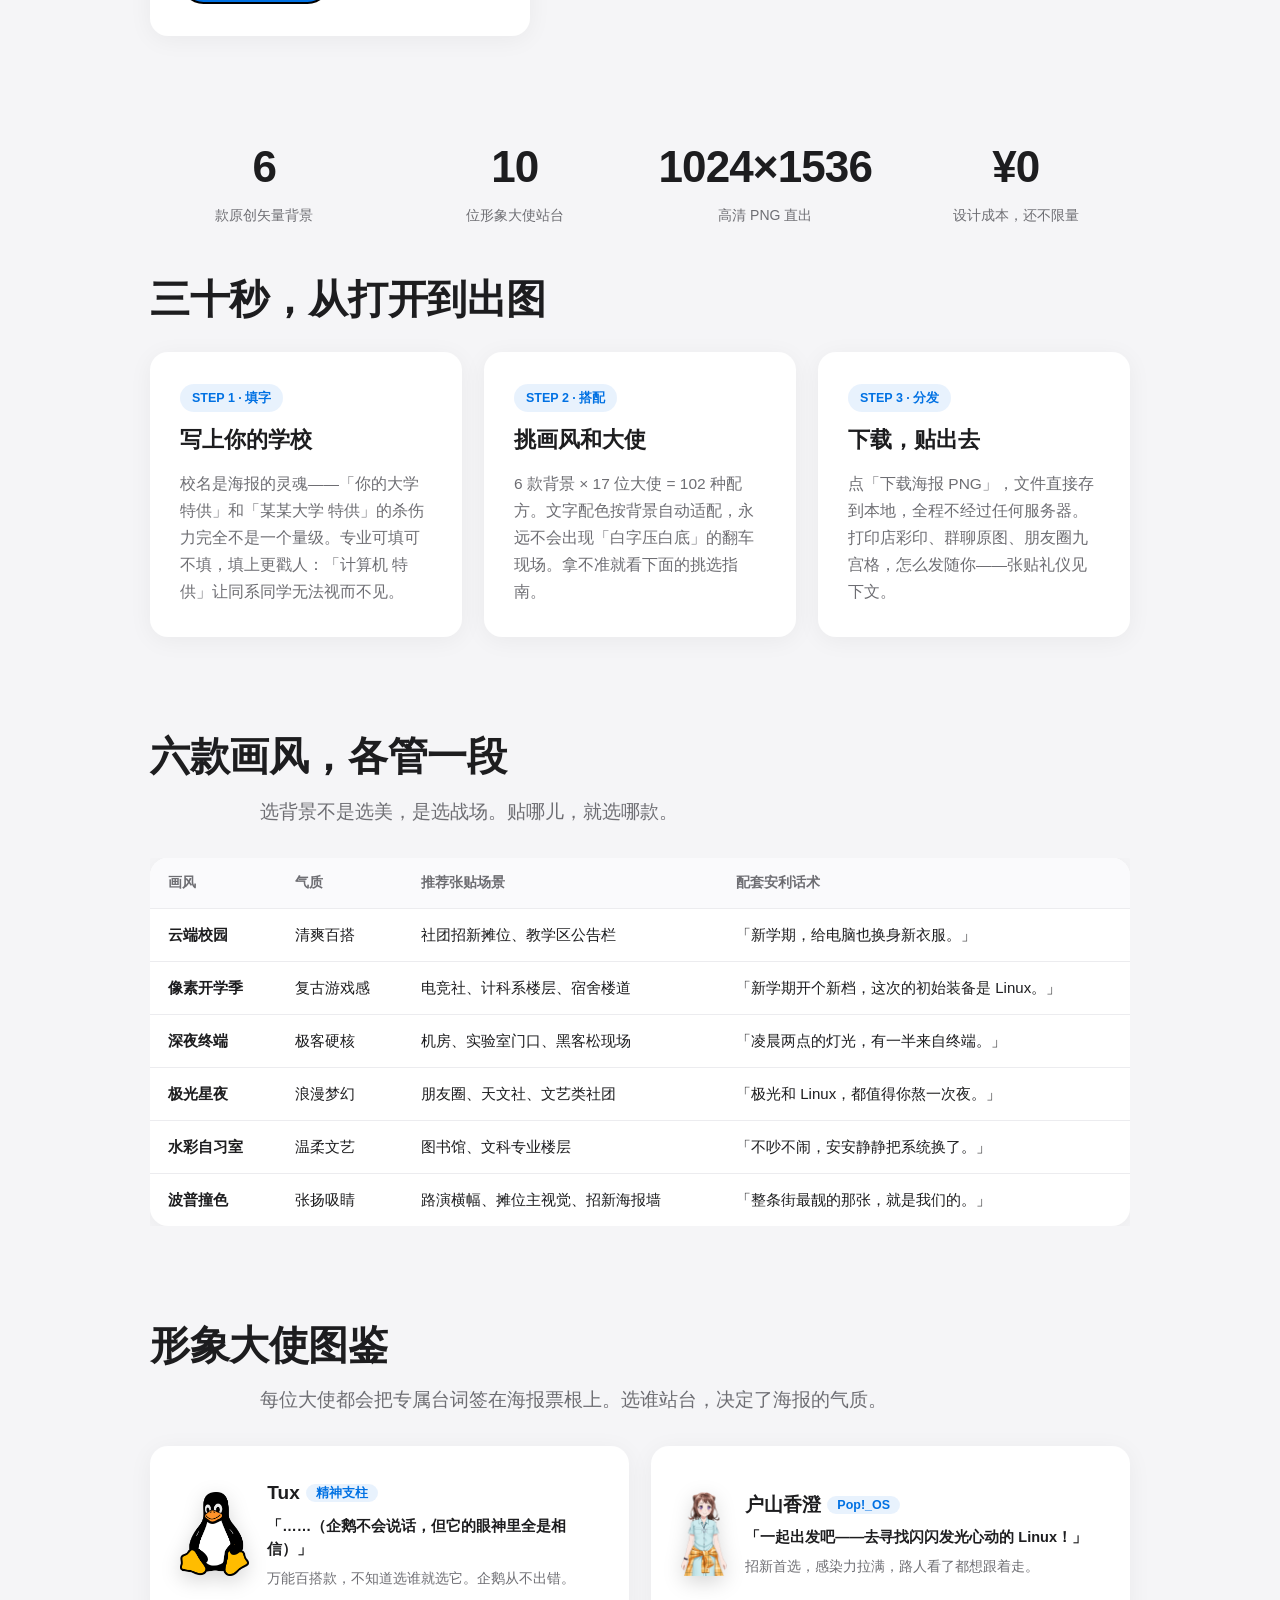
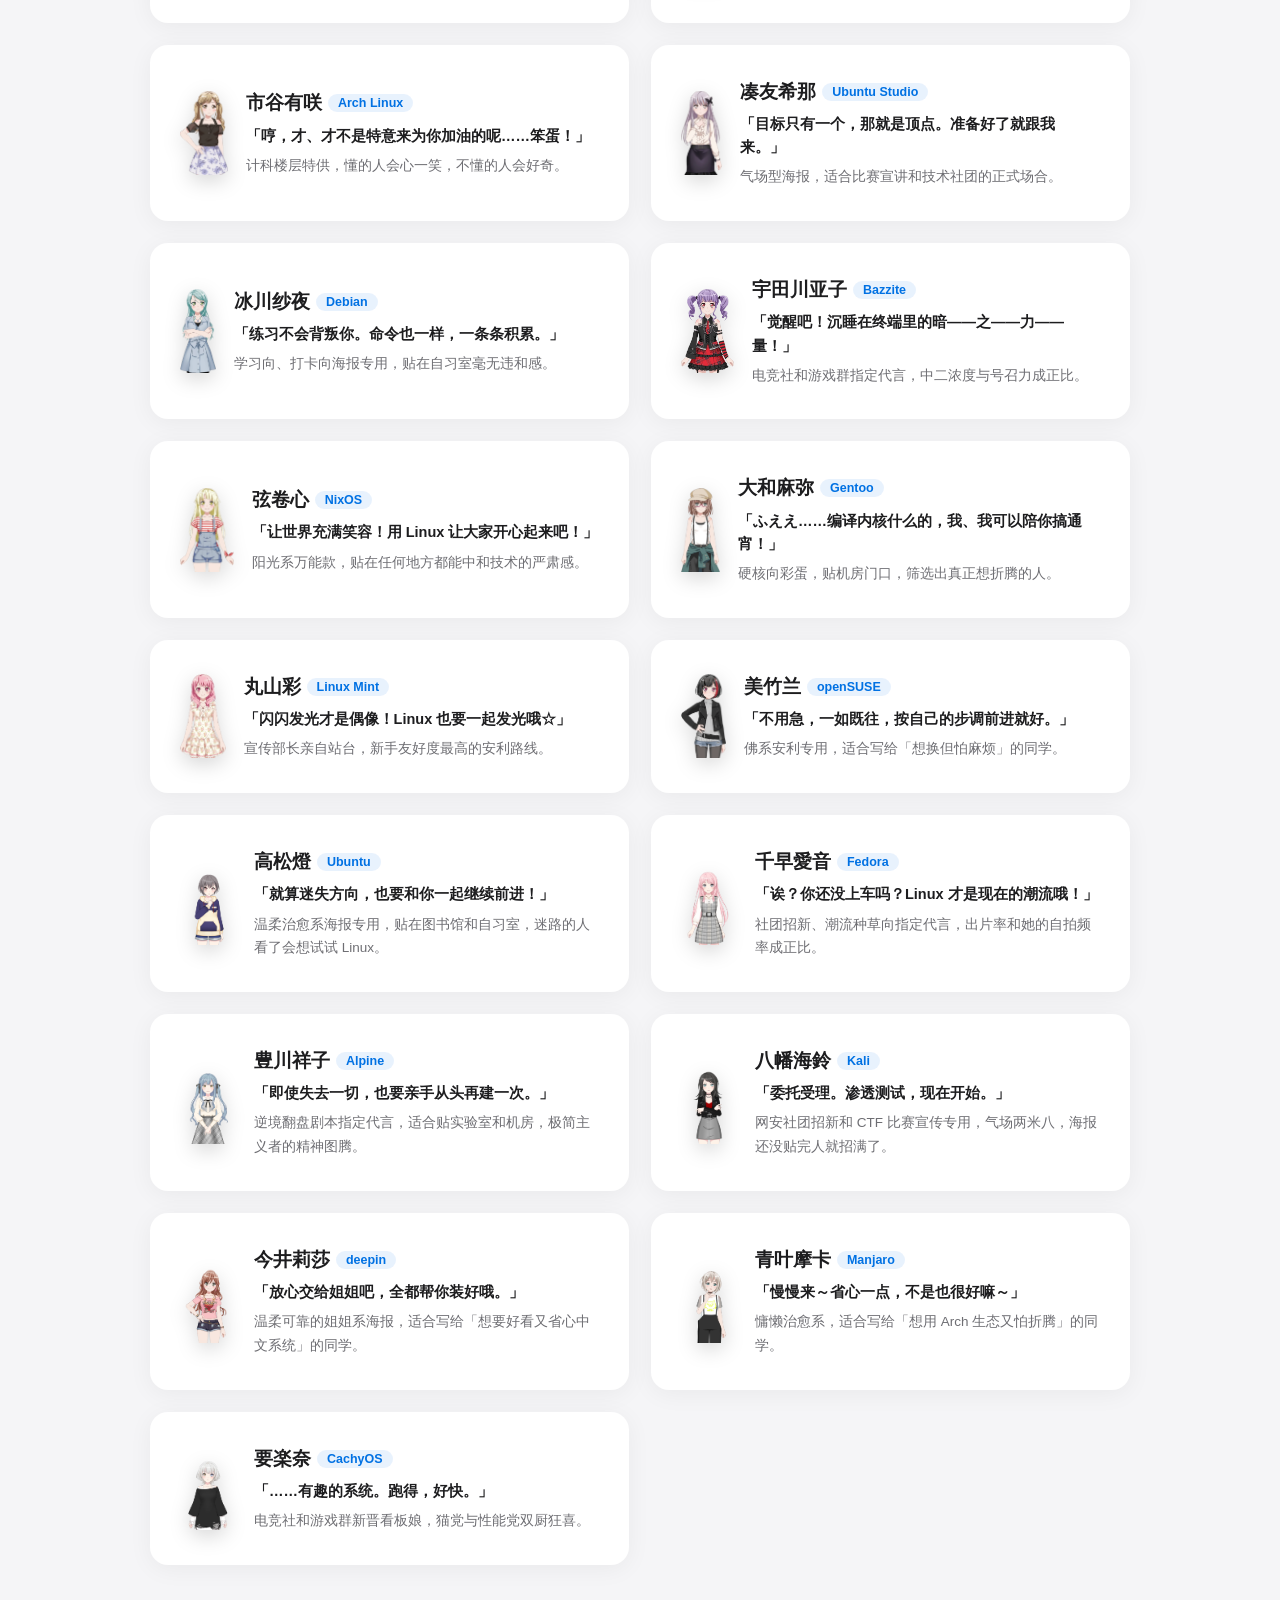
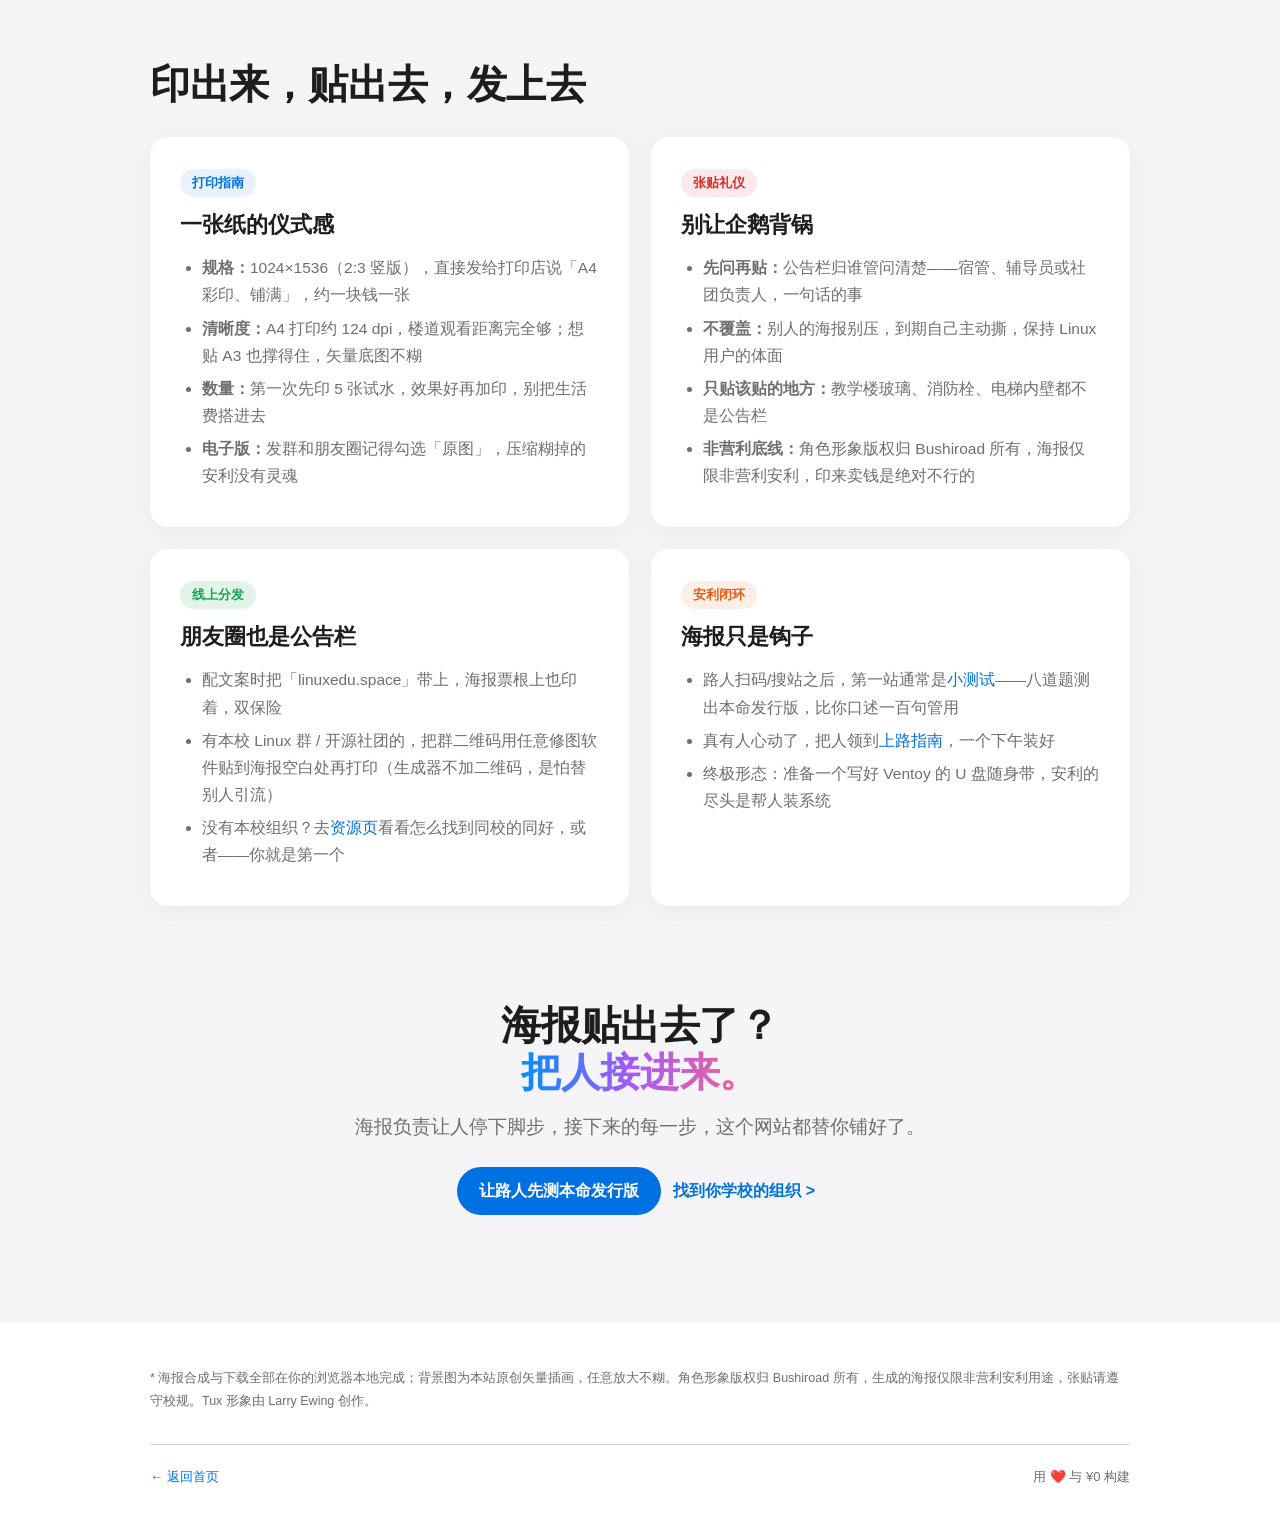
<file: poster.html>
<!DOCTYPE html>
<html lang="zh-CN">
<head>
<meta charset="UTF-8">
<meta name="viewport" content="width=device-width, initial-scale=1.0">
<title>安利海报生成器 - 为你的学校定制一张</title>
<meta name="description" content="输入校名和专业，一键生成「学什么专业，Linux 都专业」定制安利海报：6 款手绘背景、17 位形象大使、浏览器本地合成可下载，附打印与张贴指南。">
<meta property="og:title" content="安利海报生成器 - 为你的学校定制一张">
<meta property="og:description" content="输入校名和专业，一键生成「学什么专业，Linux 都专业」定制安利海报，可下载分享。">
<meta property="og:image" content="https://linuxedu.space/img/tux.png">
<link rel="icon" href="data:image/svg+xml,<svg xmlns='http://www.w3.org/2000/svg' viewBox='0 0 100 100'><text y='.9em' font-size='90'>🐧</text></svg>">
<link rel="stylesheet" href="assets/site.css">
<style>
.pgen{display:grid;grid-template-columns:380px 1fr;gap:26px;align-items:start;}
@media(max-width:960px){.pgen{grid-template-columns:1fr;}}
@media(min-width:961px){.preview{position:sticky;top:76px;}}
.pfield{margin-bottom:22px;}
.pfield label{display:block;font-size:13.5px;font-weight:700;margin-bottom:8px;}
.pfield label .hint{font-weight:400;color:var(--text-2);}
.pfield input[type=text]{width:100%;background:#f5f5f7;border:2px solid transparent;border-radius:12px;padding:12px 14px;font-size:15px;font-family:inherit;color:var(--text);outline:none;transition:border .18s;}
.pfield input[type=text]:focus{border-color:var(--blue);background:#fff;}
.bgs{display:grid;grid-template-columns:repeat(3,1fr);gap:10px;}
.bgth{border:3px solid transparent;border-radius:12px;overflow:hidden;cursor:pointer;padding:0;background:none;transition:all .15s;position:relative;}
.bgth img{display:block;width:100%;height:88px;object-fit:cover;}
.bgth span{position:absolute;left:0;right:0;bottom:0;font-size:11px;color:#fff;background:linear-gradient(transparent,rgba(0,0,0,.62));padding:10px 0 5px;text-align:center;}
.bgth:hover{transform:scale(1.04);}
.bgth.on{border-color:var(--blue);}
.chars{display:grid;grid-template-columns:repeat(5,1fr);gap:8px;}
.chr{border:3px solid transparent;border-radius:12px;background:#f5f5f7;cursor:pointer;padding:6px 4px 4px;text-align:center;transition:all .15s;}
.chr img{height:52px;width:auto;}
.chr span{display:block;font-size:11px;color:var(--text-2);margin-top:2px;}
.chr:hover{background:#fff;}
.chr.on{border-color:var(--blue);background:#fff;}
.preview{text-align:center;}
.preview canvas{max-width:100%;height:auto;border-radius:var(--radius);box-shadow:0 12px 40px rgba(0,0,0,.16);}
.preview .cap{margin-top:12px;font-size:13px;color:var(--text-2);}
.dlrow{margin-top:20px;display:flex;gap:14px;justify-content:center;flex-wrap:wrap;}
/* 大使图鉴 */
.amb{display:flex;gap:18px;align-items:center;}
.amb img{height:84px;width:auto;flex:0 0 auto;filter:drop-shadow(0 6px 10px rgba(0,0,0,.16));}
.amb h3{font-size:19px;margin-bottom:6px;}
.amb h3 .amb-tag{font-size:12.5px;font-weight:600;color:var(--blue);background:rgba(0,113,227,.09);border-radius:980px;padding:2px 10px;margin-left:6px;vertical-align:2px;}
.amb .amb-q{font-size:14.5px;color:var(--text);font-weight:600;line-height:1.6;}
.amb .amb-note{font-size:13.5px;margin-top:6px;}
@media(max-width:640px){.amb img{height:64px;}}
</style>
</head>
<body>

<nav class="topnav"><div class="topnav-in">
  <div class="logo"><a href="index"><img src="img/tux.png" alt="">Linux 高校专场</a></div>
  <div class="links">
    <a href="index">首页</a>
    <a href="quiz">小测试</a>
    <a href="guide">上路指南</a>
    <a href="apps">软件对照</a>
    <a href="honest">避坑指南</a>
    <a href="cheatsheet">小抄卡</a>
    <a href="resources">资源</a>
    <a href="hardware">硬件</a>
    <a href="poster" class="on">海报</a>
    <a href="jargon">黑话</a>
  </div>
</div></nav>

<header class="page-hero">
  <div class="wrap">
    <p class="kicker">Poster Studio</p>
    <h1>安利海报，<br><span class="grad-text">为你的学校定制一张。</span></h1>
    <p class="lead">填上校名和专业，选一张手绘风矢量背景和形象大使，下载去贴在宿舍楼道、社团招新摊位和朋友圈。零设计基础，三十秒出图。</p>
  </div>
</header>

<section class="sec" style="padding-top:12px;"><div class="wrap">
  <div class="host rv">
    <img loading="lazy" decoding="async" src="img/char/aya.webp" alt="丸山彩">
    <div>
      <div class="q">「宣传工作就交给我吧！让整张海报闪闪发光，让全校都看见 Linux 吧☆」</div>
      <div class="who">丸山彩 · Linux Mint 用户 · 宣传部长</div>
      <p>左边填内容，右边实时预览。所有图片都在你的浏览器本地合成，什么都不上传——企鹅对天发誓。</p>
    </div>
  </div>

  <div class="pgen rv" style="margin-top:34px;">
    <div class="card">
      <div class="pfield">
        <label>学校名称 <span class="hint">最多 14 字，不填显示「你的大学」</span></label>
        <input type="text" id="school" maxlength="14" placeholder="你的学校名">
      </div>
      <div class="pfield">
        <label>专业（可选）<span class="hint">最多 12 字，不填也行</span></label>
        <input type="text" id="major" maxlength="12" placeholder="你的专业，不填也行">
      </div>
      <div class="pfield">
        <label>背景画风 <span class="hint">文字配色会自动适配，不用操心</span></label>
        <div class="bgs" id="bgs">
          <button class="bgth on" data-t="0"><img src="img/bg/campus.svg" alt=""><span>云端校园</span></button>
          <button class="bgth" data-t="1"><img src="img/bg/pixel.svg" alt=""><span>像素开学季</span></button>
          <button class="bgth" data-t="2"><img src="img/bg/terminal.svg" alt=""><span>深夜终端</span></button>
          <button class="bgth" data-t="3"><img src="img/bg/aurora.svg" alt=""><span>极光星夜</span></button>
          <button class="bgth" data-t="4"><img src="img/bg/watercolor.svg" alt=""><span>水彩自习室</span></button>
          <button class="bgth" data-t="5"><img src="img/bg/memphis.svg" alt=""><span>波普撞色</span></button>
        </div>
      </div>
      <div class="pfield">
        <label>形象大使 <span class="hint">每位大使在票根上有专属台词</span></label>
        <div class="chars" id="chars">
          <div class="chr on" data-c="tux"><img src="img/tux.png" alt=""><span>Tux</span></div>
          <div class="chr" data-c="kasumi"><img loading="lazy" decoding="async" src="img/char/kasumi.webp" alt=""><span>香澄</span></div>
          <div class="chr" data-c="arisa"><img loading="lazy" decoding="async" src="img/char/arisa.webp" alt=""><span>有咲</span></div>
          <div class="chr" data-c="yukina"><img loading="lazy" decoding="async" src="img/char/yukina.webp" alt=""><span>友希那</span></div>
          <div class="chr" data-c="sayo"><img loading="lazy" decoding="async" src="img/char/sayo.webp" alt=""><span>纱夜</span></div>
          <div class="chr" data-c="ako"><img loading="lazy" decoding="async" src="img/char/ako.webp" alt=""><span>亚子</span></div>
          <div class="chr" data-c="kokoro"><img loading="lazy" decoding="async" src="img/char/kokoro.webp" alt=""><span>心</span></div>
          <div class="chr" data-c="maya"><img loading="lazy" decoding="async" src="img/char/maya.webp" alt=""><span>麻弥</span></div>
          <div class="chr" data-c="aya"><img loading="lazy" decoding="async" src="img/char/aya.webp" alt=""><span>彩</span></div>
          <div class="chr" data-c="ran"><img loading="lazy" decoding="async" src="img/char/ran.webp" alt=""><span>兰</span></div>
          <div class="chr" data-c="tomori"><img loading="lazy" decoding="async" src="img/char/tomori.webp" alt=""><span>燈</span></div>
          <div class="chr" data-c="anon"><img loading="lazy" decoding="async" src="img/char/anon.webp" alt=""><span>愛音</span></div>
          <div class="chr" data-c="sakiko"><img loading="lazy" decoding="async" src="img/char/sakiko.webp" alt=""><span>祥子</span></div>
          <div class="chr" data-c="umiri"><img loading="lazy" decoding="async" src="img/char/umiri.webp" alt=""><span>海鈴</span></div>
          <div class="chr" data-c="lisa"><img loading="lazy" decoding="async" src="img/char/lisa.webp" alt=""><span>莉莎</span></div>
          <div class="chr" data-c="moca"><img loading="lazy" decoding="async" src="img/char/moca.webp" alt=""><span>摩卡</span></div>
          <div class="chr" data-c="rana"><img loading="lazy" decoding="async" src="img/char/rana.webp" alt=""><span>楽奈</span></div>
        </div>
      </div>
      <div class="dlrow" style="justify-content:flex-start;">
        <button class="btn" id="download">下载海报 PNG</button>
      </div>
    </div>
    <div class="preview">
      <canvas id="cv" width="1024" height="1536"></canvas>
      <p class="cap">成品 1024 × 1536 PNG（2:3 竖版），所见即所得，文件名自动带上校名。</p>
    </div>
  </div>
</div></section>

<section class="sec"><div class="wrap">
  <div class="stats rv">
    <div class="stat"><b>6</b><span>款原创矢量背景</span></div>
    <div class="stat"><b>10</b><span>位形象大使站台</span></div>
    <div class="stat"><b>1024×1536</b><span>高清 PNG 直出</span></div>
    <div class="stat"><b>¥0</b><span>设计成本，还不限量</span></div>
  </div>
</div></section>

<section class="sec" style="padding-top:0;"><div class="wrap">
  <h2 class="rv">三十秒，从打开到出图</h2>
  <div class="grid3" style="margin-top:30px;">
    <div class="card rv">
      <span class="pill">STEP 1 · 填字</span>
      <h3>写上你的学校</h3>
      <p>校名是海报的灵魂——「你的大学 特供」和「某某大学 特供」的杀伤力完全不是一个量级。专业可填可不填，填上更戳人：「计算机 特供」让同系同学无法视而不见。</p>
    </div>
    <div class="card rv">
      <span class="pill">STEP 2 · 搭配</span>
      <h3>挑画风和大使</h3>
      <p>6 款背景 × 17 位大使 = 102 种配方。文字配色按背景自动适配，永远不会出现「白字压白底」的翻车现场。拿不准就看下面的挑选指南。</p>
    </div>
    <div class="card rv">
      <span class="pill">STEP 3 · 分发</span>
      <h3>下载，贴出去</h3>
      <p>点「下载海报 PNG」，文件直接存到本地，全程不经过任何服务器。打印店彩印、群聊原图、朋友圈九宫格，怎么发随你——张贴礼仪见下文。</p>
    </div>
  </div>
</div></section>

<section class="sec"><div class="wrap">
  <h2 class="rv">六款画风，各管一段</h2>
  <p class="lead rv">选背景不是选美，是选战场。贴哪儿，就选哪款。</p>
  <div class="tbl-wrap rv" style="margin-top:30px;">
    <table class="tbl">
      <tr><th>画风</th><th>气质</th><th>推荐张贴场景</th><th>配套安利话术</th></tr>
      <tr><td>云端校园</td><td>清爽百搭</td><td>社团招新摊位、教学区公告栏</td><td>「新学期，给电脑也换身新衣服。」</td></tr>
      <tr><td>像素开学季</td><td>复古游戏感</td><td>电竞社、计科系楼层、宿舍楼道</td><td>「新学期开个新档，这次的初始装备是 Linux。」</td></tr>
      <tr><td>深夜终端</td><td>极客硬核</td><td>机房、实验室门口、黑客松现场</td><td>「凌晨两点的灯光，有一半来自终端。」</td></tr>
      <tr><td>极光星夜</td><td>浪漫梦幻</td><td>朋友圈、天文社、文艺类社团</td><td>「极光和 Linux，都值得你熬一次夜。」</td></tr>
      <tr><td>水彩自习室</td><td>温柔文艺</td><td>图书馆、文科专业楼层</td><td>「不吵不闹，安安静静把系统换了。」</td></tr>
      <tr><td>波普撞色</td><td>张扬吸睛</td><td>路演横幅、摊位主视觉、招新海报墙</td><td>「整条街最靓的那张，就是我们的。」</td></tr>
    </table>
  </div>
</div></section>

<section class="sec"><div class="wrap">
  <h2 class="rv">形象大使图鉴</h2>
  <p class="lead rv">每位大使都会把专属台词签在海报票根上。选谁站台，决定了海报的气质。</p>
  <div class="grid2" style="margin-top:30px;">
    <div class="card rv amb">
      <img src="img/tux.png" alt="Tux">
      <div>
        <h3>Tux<span class="amb-tag">精神支柱</span></h3>
        <p class="amb-q">「……（企鹅不会说话，但它的眼神里全是相信）」</p>
        <p class="amb-note">万能百搭款，不知道选谁就选它。企鹅从不出错。</p>
      </div>
    </div>
    <div class="card rv amb">
      <img loading="lazy" decoding="async" src="img/char/kasumi.webp" alt="户山香澄">
      <div>
        <h3>户山香澄<span class="amb-tag">Pop!_OS</span></h3>
        <p class="amb-q">「一起出发吧——去寻找闪闪发光心动的 Linux！」</p>
        <p class="amb-note">招新首选，感染力拉满，路人看了都想跟着走。</p>
      </div>
    </div>
    <div class="card rv amb">
      <img loading="lazy" decoding="async" src="img/char/arisa.webp" alt="市谷有咲">
      <div>
        <h3>市谷有咲<span class="amb-tag">Arch Linux</span></h3>
        <p class="amb-q">「哼，才、才不是特意来为你加油的呢……笨蛋！」</p>
        <p class="amb-note">计科楼层特供，懂的人会心一笑，不懂的人会好奇。</p>
      </div>
    </div>
    <div class="card rv amb">
      <img loading="lazy" decoding="async" src="img/char/yukina.webp" alt="凑友希那">
      <div>
        <h3>凑友希那<span class="amb-tag">Ubuntu Studio</span></h3>
        <p class="amb-q">「目标只有一个，那就是顶点。准备好了就跟我来。」</p>
        <p class="amb-note">气场型海报，适合比赛宣讲和技术社团的正式场合。</p>
      </div>
    </div>
    <div class="card rv amb">
      <img loading="lazy" decoding="async" src="img/char/sayo.webp" alt="冰川纱夜">
      <div>
        <h3>冰川纱夜<span class="amb-tag">Debian</span></h3>
        <p class="amb-q">「练习不会背叛你。命令也一样，一条条积累。」</p>
        <p class="amb-note">学习向、打卡向海报专用，贴在自习室毫无违和感。</p>
      </div>
    </div>
    <div class="card rv amb">
      <img loading="lazy" decoding="async" src="img/char/ako.webp" alt="宇田川亚子">
      <div>
        <h3>宇田川亚子<span class="amb-tag">Bazzite</span></h3>
        <p class="amb-q">「觉醒吧！沉睡在终端里的暗——之——力——量！」</p>
        <p class="amb-note">电竞社和游戏群指定代言，中二浓度与号召力成正比。</p>
      </div>
    </div>
    <div class="card rv amb">
      <img loading="lazy" decoding="async" src="img/char/kokoro.webp" alt="弦卷心">
      <div>
        <h3>弦卷心<span class="amb-tag">NixOS</span></h3>
        <p class="amb-q">「让世界充满笑容！用 Linux 让大家开心起来吧！」</p>
        <p class="amb-note">阳光系万能款，贴在任何地方都能中和技术的严肃感。</p>
      </div>
    </div>
    <div class="card rv amb">
      <img loading="lazy" decoding="async" src="img/char/maya.webp" alt="大和麻弥">
      <div>
        <h3>大和麻弥<span class="amb-tag">Gentoo</span></h3>
        <p class="amb-q">「ふええ……编译内核什么的，我、我可以陪你搞通宵！」</p>
        <p class="amb-note">硬核向彩蛋，贴机房门口，筛选出真正想折腾的人。</p>
      </div>
    </div>
    <div class="card rv amb">
      <img loading="lazy" decoding="async" src="img/char/aya.webp" alt="丸山彩">
      <div>
        <h3>丸山彩<span class="amb-tag">Linux Mint</span></h3>
        <p class="amb-q">「闪闪发光才是偶像！Linux 也要一起发光哦☆」</p>
        <p class="amb-note">宣传部长亲自站台，新手友好度最高的安利路线。</p>
      </div>
    </div>
    <div class="card rv amb">
      <img loading="lazy" decoding="async" src="img/char/ran.webp" alt="美竹兰">
      <div>
        <h3>美竹兰<span class="amb-tag">openSUSE</span></h3>
        <p class="amb-q">「不用急，一如既往，按自己的步调前进就好。」</p>
        <p class="amb-note">佛系安利专用，适合写给「想换但怕麻烦」的同学。</p>
      </div>
    </div>
    <div class="card rv amb">
      <img loading="lazy" decoding="async" src="img/char/tomori.webp" alt="高松燈">
      <div>
        <h3>高松燈<span class="amb-tag">Ubuntu</span></h3>
        <p class="amb-q">「就算迷失方向，也要和你一起继续前进！」</p>
        <p class="amb-note">温柔治愈系海报专用，贴在图书馆和自习室，迷路的人看了会想试试 Linux。</p>
      </div>
    </div>
    <div class="card rv amb">
      <img loading="lazy" decoding="async" src="img/char/anon.webp" alt="千早愛音">
      <div>
        <h3>千早愛音<span class="amb-tag">Fedora</span></h3>
        <p class="amb-q">「诶？你还没上车吗？Linux 才是现在的潮流哦！」</p>
        <p class="amb-note">社团招新、潮流种草向指定代言，出片率和她的自拍频率成正比。</p>
      </div>
    </div>
    <div class="card rv amb">
      <img loading="lazy" decoding="async" src="img/char/sakiko.webp" alt="豊川祥子">
      <div>
        <h3>豊川祥子<span class="amb-tag">Alpine</span></h3>
        <p class="amb-q">「即使失去一切，也要亲手从头再建一次。」</p>
        <p class="amb-note">逆境翻盘剧本指定代言，适合贴实验室和机房，极简主义者的精神图腾。</p>
      </div>
    </div>
    <div class="card rv amb">
      <img loading="lazy" decoding="async" src="img/char/umiri.webp" alt="八幡海鈴">
      <div>
        <h3>八幡海鈴<span class="amb-tag">Kali</span></h3>
        <p class="amb-q">「委托受理。渗透测试，现在开始。」</p>
        <p class="amb-note">网安社团招新和 CTF 比赛宣传专用，气场两米八，海报还没贴完人就招满了。</p>
      </div>
    </div>
    <div class="card rv amb">
      <img loading="lazy" decoding="async" src="img/char/lisa.webp" alt="今井莉莎">
      <div>
        <h3>今井莉莎<span class="amb-tag">deepin</span></h3>
        <p class="amb-q">「放心交给姐姐吧，全都帮你装好哦。」</p>
        <p class="amb-note">温柔可靠的姐姐系海报，适合写给「想要好看又省心中文系统」的同学。</p>
      </div>
    </div>
    <div class="card rv amb">
      <img loading="lazy" decoding="async" src="img/char/moca.webp" alt="青叶摩卡">
      <div>
        <h3>青叶摩卡<span class="amb-tag">Manjaro</span></h3>
        <p class="amb-q">「慢慢来～省心一点，不是也很好嘛～」</p>
        <p class="amb-note">慵懒治愈系，适合写给「想用 Arch 生态又怕折腾」的同学。</p>
      </div>
    </div>
    <div class="card rv amb">
      <img loading="lazy" decoding="async" src="img/char/rana.webp" alt="要楽奈">
      <div>
        <h3>要楽奈<span class="amb-tag">CachyOS</span></h3>
        <p class="amb-q">「……有趣的系统。跑得，好快。」</p>
        <p class="amb-note">电竞社和游戏群新晋看板娘，猫党与性能党双厨狂喜。</p>
      </div>
    </div>
  </div>
</div></section>

<section class="sec"><div class="wrap">
  <h2 class="rv">印出来，贴出去，发上去</h2>
  <div class="grid2" style="margin-top:30px;">
    <div class="card rv">
      <span class="pill">打印指南</span>
      <h3>一张纸的仪式感</h3>
      <ul>
        <li><b>规格：</b>1024×1536（2:3 竖版），直接发给打印店说「A4 彩印、铺满」，约一块钱一张</li>
        <li><b>清晰度：</b>A4 打印约 124 dpi，楼道观看距离完全够；想贴 A3 也撑得住，矢量底图不糊</li>
        <li><b>数量：</b>第一次先印 5 张试水，效果好再加印，别把生活费搭进去</li>
        <li><b>电子版：</b>发群和朋友圈记得勾选「原图」，压缩糊掉的安利没有灵魂</li>
      </ul>
    </div>
    <div class="card rv">
      <span class="pill red">张贴礼仪</span>
      <h3>别让企鹅背锅</h3>
      <ul>
        <li><b>先问再贴：</b>公告栏归谁管问清楚——宿管、辅导员或社团负责人，一句话的事</li>
        <li><b>不覆盖：</b>别人的海报别压，到期自己主动撕，保持 Linux 用户的体面</li>
        <li><b>只贴该贴的地方：</b>教学楼玻璃、消防栓、电梯内壁都不是公告栏</li>
        <li><b>非营利底线：</b>角色形象版权归 Bushiroad 所有，海报仅限非营利安利，印来卖钱是绝对不行的</li>
      </ul>
    </div>
    <div class="card rv">
      <span class="pill green">线上分发</span>
      <h3>朋友圈也是公告栏</h3>
      <ul>
        <li>配文案时把「linuxedu.space」带上，海报票根上也印着，双保险</li>
        <li>有本校 Linux 群 / 开源社团的，把群二维码用任意修图软件贴到海报空白处再打印（生成器不加二维码，是怕替别人引流）</li>
        <li>没有本校组织？去<a href="resources">资源页</a>看看怎么找到同校的同好，或者——你就是第一个</li>
      </ul>
    </div>
    <div class="card rv">
      <span class="pill orange">安利闭环</span>
      <h3>海报只是钩子</h3>
      <ul>
        <li>路人扫码/搜站之后，第一站通常是<a href="quiz">小测试</a>——八道题测出本命发行版，比你口述一百句管用</li>
        <li>真有人心动了，把人领到<a href="guide">上路指南</a>，一个下午装好</li>
        <li>终极形态：准备一个写好 Ventoy 的 U 盘随身带，安利的尽头是帮人装系统</li>
      </ul>
    </div>
  </div>
</div></section>

<section class="sec center"><div class="wrap">
  <h2 class="rv">海报贴出去了？<br><span class="grad-text">把人接进来。</span></h2>
  <p class="lead rv">海报负责让人停下脚步，接下来的每一步，这个网站都替你铺好了。</p>
  <div style="margin-top:24px;" class="rv">
    <a class="btn" href="quiz">让路人先测本命发行版</a>
    <a class="btn-ghost" href="resources">找到你学校的组织 &gt;</a>
  </div>
</div></section>

<footer><div class="wrap">
  <div class="legal">* 海报合成与下载全部在你的浏览器本地完成；背景图为本站原创矢量插画，任意放大不糊。角色形象版权归 Bushiroad 所有，生成的海报仅限非营利安利用途，张贴请遵守校规。Tux 形象由 Larry Ewing 创作。</div>
  <div class="footer-bar"><span><a href="index">← 返回首页</a></span><span>用 ❤️ 与 ¥0 构建</span></div>
</div></footer>

<script>
const io = new IntersectionObserver(es => {
  es.forEach(e => { if (e.isIntersecting) { e.target.classList.add('in'); io.unobserve(e.target); } });
}, { threshold: 0.1 });
document.querySelectorAll('.rv').forEach(el => io.observe(el));

const cv = document.getElementById('cv');
const ctx = cv.getContext('2d');
const W = 1024, H = 1536;
const FONT = '"PingFang SC","Noto Sans SC","Microsoft YaHei",sans-serif';

/* 每个背景一套文字配色：title 主标语 / accent 强调行 / shadow 文字阴影 / pill 胶囊底色 / pillText 胶囊字色 / ticket 底栏底色 / ticketText 底栏字色 */
const THEMES = [
  {img:'img/bg/campus.svg',     title:'#ffffff', accent:'#ffe0f6', shadow:'rgba(30,20,80,.45)',  pill:'rgba(20,16,60,.38)',  pillText:'#ffffff', ticket:'rgba(255,255,255,.94)', ticketText:'#1d1d1f'},
  {img:'img/bg/pixel.svg',      title:'#ffffff', accent:'#ffe169', shadow:'rgba(10,30,90,.55)',  pill:'rgba(8,30,90,.42)',   pillText:'#ffffff', ticket:'rgba(255,255,255,.94)', ticketText:'#1d1d1f'},
  {img:'img/bg/terminal.svg',   title:'#f2fff4', accent:'#4ade80', shadow:'rgba(0,0,0,.6)',      pill:'rgba(0,0,0,.45)',      pillText:'#d8ffe0', ticket:'rgba(8,14,10,.86)',     ticketText:'#b8f5c8'},
  {img:'img/bg/aurora.svg',     title:'#ffffff', accent:'#d9c8ff', shadow:'rgba(20,8,60,.55)',   pill:'rgba(20,10,60,.42)',   pillText:'#ffffff', ticket:'rgba(14,10,36,.85)',    ticketText:'#e6defc'},
  {img:'img/bg/watercolor.svg', title:'#134e4a', accent:'#0f766e', shadow:'rgba(255,255,255,.8)',pill:'rgba(255,255,255,.68)',pillText:'#134e4a', ticket:'rgba(255,255,255,.9)',  ticketText:'#134e4a'},
  {img:'img/bg/memphis.svg',    title:'#1d1d1f', accent:'#7c3aed', shadow:'rgba(255,255,255,.75)',pill:'rgba(255,255,255,.7)',pillText:'#1d1d1f', ticket:'rgba(29,29,31,.92)',    ticketText:'#ffffff'}
];

/* 形象大使的鼓励语：按角色性格定制，画在底栏票根左侧 */
const QUOTES = {
  tux:    {lines:['……（企鹅不会说话，','但它的眼神里全是相信）'], sign:'Tux · 精神支柱'},
  kasumi: {lines:['一起出发吧——','去寻找闪闪发光心动的 Linux！'], sign:'户山香澄'},
  arisa:  {lines:['哼，才、才不是特意','来为你加油的呢……笨蛋！'], sign:'市谷有咲'},
  yukina: {lines:['目标只有一个，那就是顶点。','准备好了就跟我来。'], sign:'凑友希那'},
  sayo:   {lines:['练习不会背叛你。','命令也一样，一条条积累。'], sign:'冰川纱夜'},
  ako:    {lines:['觉醒吧！沉睡在终端里的','暗——之——力——量！'], sign:'宇田川亚子'},
  kokoro: {lines:['让世界充满笑容！','用 Linux 让大家开心起来吧！'], sign:'弦卷心'},
  maya:   {lines:['ふええ……编译内核什么的，','我、我可以陪你搞通宵！'], sign:'大和麻弥'},
  aya:    {lines:['闪闪发光才是偶像！','Linux 也要一起发光哦☆'], sign:'丸山彩'},
  ran:    {lines:['不用急，一如既往，','按自己的步调前进就好。'], sign:'美竹兰'},
  tomori: {lines:['就算迷失方向，也要','和你一起继续前进！'], sign:'高松燈'},
  anon:   {lines:['诶？你还没上车吗？','Linux 才是现在的潮流哦！'], sign:'千早愛音'},
  sakiko: {lines:['即使失去一切，也要','亲手从头再建一次。'], sign:'豊川祥子'},
  umiri:  {lines:['委托受理。','渗透测试，现在开始。'], sign:'八幡海鈴'},
  lisa:   {lines:['放心交给姐姐吧，','全都帮你装好哦。'], sign:'今井莉莎'},
  moca:   {lines:['慢慢来～','省心一点，不是也很好嘛～'], sign:'青叶摩卡'},
  rana:   {lines:['……有趣的系统。','跑得，好快。'], sign:'要楽奈'}
};

const IMG_SRC = {
  tux:"img/tux.png", kasumi:"img/char/kasumi.webp", arisa:"img/char/arisa.webp",
  yukina:"img/char/yukina.webp", sayo:"img/char/sayo.webp", ako:"img/char/ako.webp",
  kokoro:"img/char/kokoro.webp", maya:"img/char/maya.webp", aya:"img/char/aya.webp", ran:"img/char/ran.webp",
  tomori:"img/char/tomori.webp", anon:"img/char/anon.webp",
  sakiko:"img/char/sakiko.webp", umiri:"img/char/umiri.webp", lisa:"img/char/lisa.webp",
  moca:"img/char/moca.webp", rana:"img/char/rana.webp"
};
const IMGS = {};
for (const k in IMG_SRC){ IMGS[k] = new Image(); IMGS[k].src = IMG_SRC[k]; IMGS[k].onload = draw; }
const BGS = THEMES.map(t => { const i = new Image(); i.onload = draw; i.src = t.img; return i; });

let theme = 0, charKey = 'tux';
const schoolEl = document.getElementById('school');
const majorEl = document.getElementById('major');

function fitFont(text, maxWidth, startPx, weight){
  let px = startPx;
  ctx.font = `${weight} ${px}px ${FONT}`;
  while (ctx.measureText(text).width > maxWidth && px > 18){ px -= 4; ctx.font = `${weight} ${px}px ${FONT}`; }
  return px;
}
function roundRect(x, y, w, h, r){
  ctx.beginPath();
  ctx.moveTo(x+r, y);
  ctx.arcTo(x+w, y, x+w, y+h, r); ctx.arcTo(x+w, y+h, x, y+h, r);
  ctx.arcTo(x, y+h, x, y, r); ctx.arcTo(x, y, x+w, y, r);
  ctx.closePath();
}
function pill(text, cy, startPx, bg, fg){
  ctx.font = `700 ${startPx}px ${FONT}`;
  const tw = ctx.measureText(text).width;
  const w = tw + 64, h = startPx + 34, x = (W-w)/2, y = cy - h/2;
  ctx.fillStyle = bg;
  roundRect(x, y, w, h, h/2); ctx.fill();
  ctx.fillStyle = fg;
  ctx.textAlign = 'center'; ctx.textBaseline = 'middle';
  ctx.fillText(text, W/2, cy+2);
}
/* 白边贴纸：先画白色剪影描边，再画本体 */
function drawSticker(img, cx, baseY, ih){
  const iw = ih * img.naturalWidth / img.naturalHeight;
  const x = cx - iw/2, y = baseY - ih;
  const r = Math.max(9, Math.round(ih*0.028)), m = r + 6;
  const off = document.createElement('canvas');
  off.width = iw + m*2; off.height = ih + m*2;
  const o = off.getContext('2d');
  o.drawImage(img, m, m, iw, ih);
  o.globalCompositeOperation = 'source-in';
  o.fillStyle = '#fff';
  o.fillRect(0, 0, off.width, off.height);
  ctx.save();
  ctx.shadowColor = 'rgba(0,0,0,.35)'; ctx.shadowBlur = 26; ctx.shadowOffsetY = 12;
  for (let a = 0; a < 18; a++){
    const dx = Math.cos(a/18*Math.PI*2)*r, dy = Math.sin(a/18*Math.PI*2)*r;
    ctx.drawImage(off, x - m + dx, y - m + dy);
  }
  ctx.restore();
  ctx.drawImage(img, x, y, iw, ih);
}

function draw(){
  const t = THEMES[theme], bg = BGS[theme];
  // 矢量背景全幅绘制
  if (bg.complete && bg.naturalWidth){
    ctx.drawImage(bg, 0, 0, W, H);
  } else {
    ctx.fillStyle = '#888'; ctx.fillRect(0, 0, W, H);
  }

  // 顶部胶囊
  if (IMGS.tux.complete && IMGS.tux.naturalWidth){
    ctx.font = `700 30px ${FONT}`;
    const label = 'Linux 高校专场 · 招新季';
    const tw = ctx.measureText(label).width;
    const w = tw + 130, h = 64, x = (W-w)/2, y = 56;
    ctx.fillStyle = t.pill;
    roundRect(x, y, w, h, 32); ctx.fill();
    ctx.drawImage(IMGS.tux, x+26, y+11, 42, 42);
    ctx.fillStyle = t.pillText;
    ctx.textAlign = 'left'; ctx.textBaseline = 'middle';
    ctx.fillText(label, x+84, y+34);
  }

  // 主标语（大字报排法）
  ctx.textAlign = 'center'; ctx.textBaseline = 'middle';
  ctx.save();
  ctx.shadowColor = t.shadow; ctx.shadowBlur = 22; ctx.shadowOffsetY = 6;
  ctx.fillStyle = t.title;
  const p1 = fitFont('学什么专业，', W-90, 128, 900);
  ctx.font = `900 ${p1}px ${FONT}`;
  ctx.fillText('学什么专业，', W/2, 320);
  ctx.fillStyle = t.accent;
  const p2 = fitFont('Linux 都专业。', W-90, 138, 900);
  ctx.font = `900 ${p2}px ${FONT}`;
  ctx.fillText('Linux 都专业。', W/2, 320 + p1*0.72 + p2*0.62);
  ctx.restore();

  // 副标语胶囊
  const school = schoolEl.value.trim() || '你的大学';
  const major = majorEl.value.trim();
  const sub = major ? `${school} · ${major} 特供` : `${school} 特供`;
  const spx = fitFont('「 ' + sub + ' 」', W-200, 46, 700);
  pill('「 ' + sub + ' 」', 640, spx, t.pill, t.pillText);

  // 形象大使（白边贴纸）
  const img = IMGS[charKey];
  if (img && img.complete && img.naturalWidth){
    drawSticker(img, W/2, 1292, 560);
  }

  // 底栏票根
  const ty = 1344, th = 128, tx = 56, tw2 = W-112;
  ctx.fillStyle = t.ticket;
  roundRect(tx, ty, tw2, th, 22); ctx.fill();
  // 票根撕线
  const dashX = tx + tw2*0.66;
  ctx.save();
  ctx.strokeStyle = t.ticketText; ctx.globalAlpha = .35; ctx.lineWidth = 2; ctx.setLineDash([8, 9]);
  ctx.beginPath(); ctx.moveTo(dashX, ty+18); ctx.lineTo(dashX, ty+th-18); ctx.stroke();
  ctx.restore();
  ctx.fillStyle = t.ticketText;
  // 形象大使的鼓励语（按角色切换）
  const q = QUOTES[charKey] || QUOTES.tux;
  const qMaxW = dashX - tx - 38 - 24;
  ctx.textAlign = 'left'; ctx.textBaseline = 'middle';
  const qpx = Math.min(fitFont(q.lines[0], qMaxW, 33, 800), fitFont(q.lines[1], qMaxW, 33, 800));
  ctx.font = `800 ${qpx}px ${FONT}`;
  ctx.fillText(q.lines[0], tx+38, ty+36);
  ctx.fillText(q.lines[1], tx+38, ty+36 + qpx*1.18);
  ctx.globalAlpha = .62;
  ctx.font = `600 21px ${FONT}`;
  ctx.fillText(`—— ${q.sign} 为你加油`, tx+38, ty+th-24);
  ctx.globalAlpha = 1;
  ctx.textAlign = 'center';
  ctx.font = `600 25px ${FONT}`;
  ctx.fillText('linuxedu.space', dashX + (tx+tw2-dashX)/2, ty+58);
  ctx.globalAlpha = .62;
  ctx.font = `500 20px ${FONT}`;
  ctx.fillText('搜这个，上车', dashX + (tx+tw2-dashX)/2, ty+94);
  ctx.globalAlpha = 1;
}

schoolEl.addEventListener('input', draw);
majorEl.addEventListener('input', draw);
document.querySelectorAll('.bgth').forEach(s => s.addEventListener('click', () => {
  document.querySelectorAll('.bgth').forEach(x => x.classList.remove('on'));
  s.classList.add('on'); theme = +s.dataset.t; draw();
}));
document.querySelectorAll('.chr').forEach(c => c.addEventListener('click', () => {
  document.querySelectorAll('.chr').forEach(x => x.classList.remove('on'));
  c.classList.add('on'); charKey = c.dataset.c; draw();
}));
document.getElementById('download').addEventListener('click', () => {
  draw();
  const a = document.createElement('a');
  const s = schoolEl.value.trim();
  a.download = s ? `Linux安利海报-${s}.png` : 'Linux安利海报.png';
  a.href = cv.toDataURL('image/png');
  a.click();
});

if (document.fonts && document.fonts.ready) document.fonts.ready.then(draw);
draw();
</script>
</body>
</html>
</file>
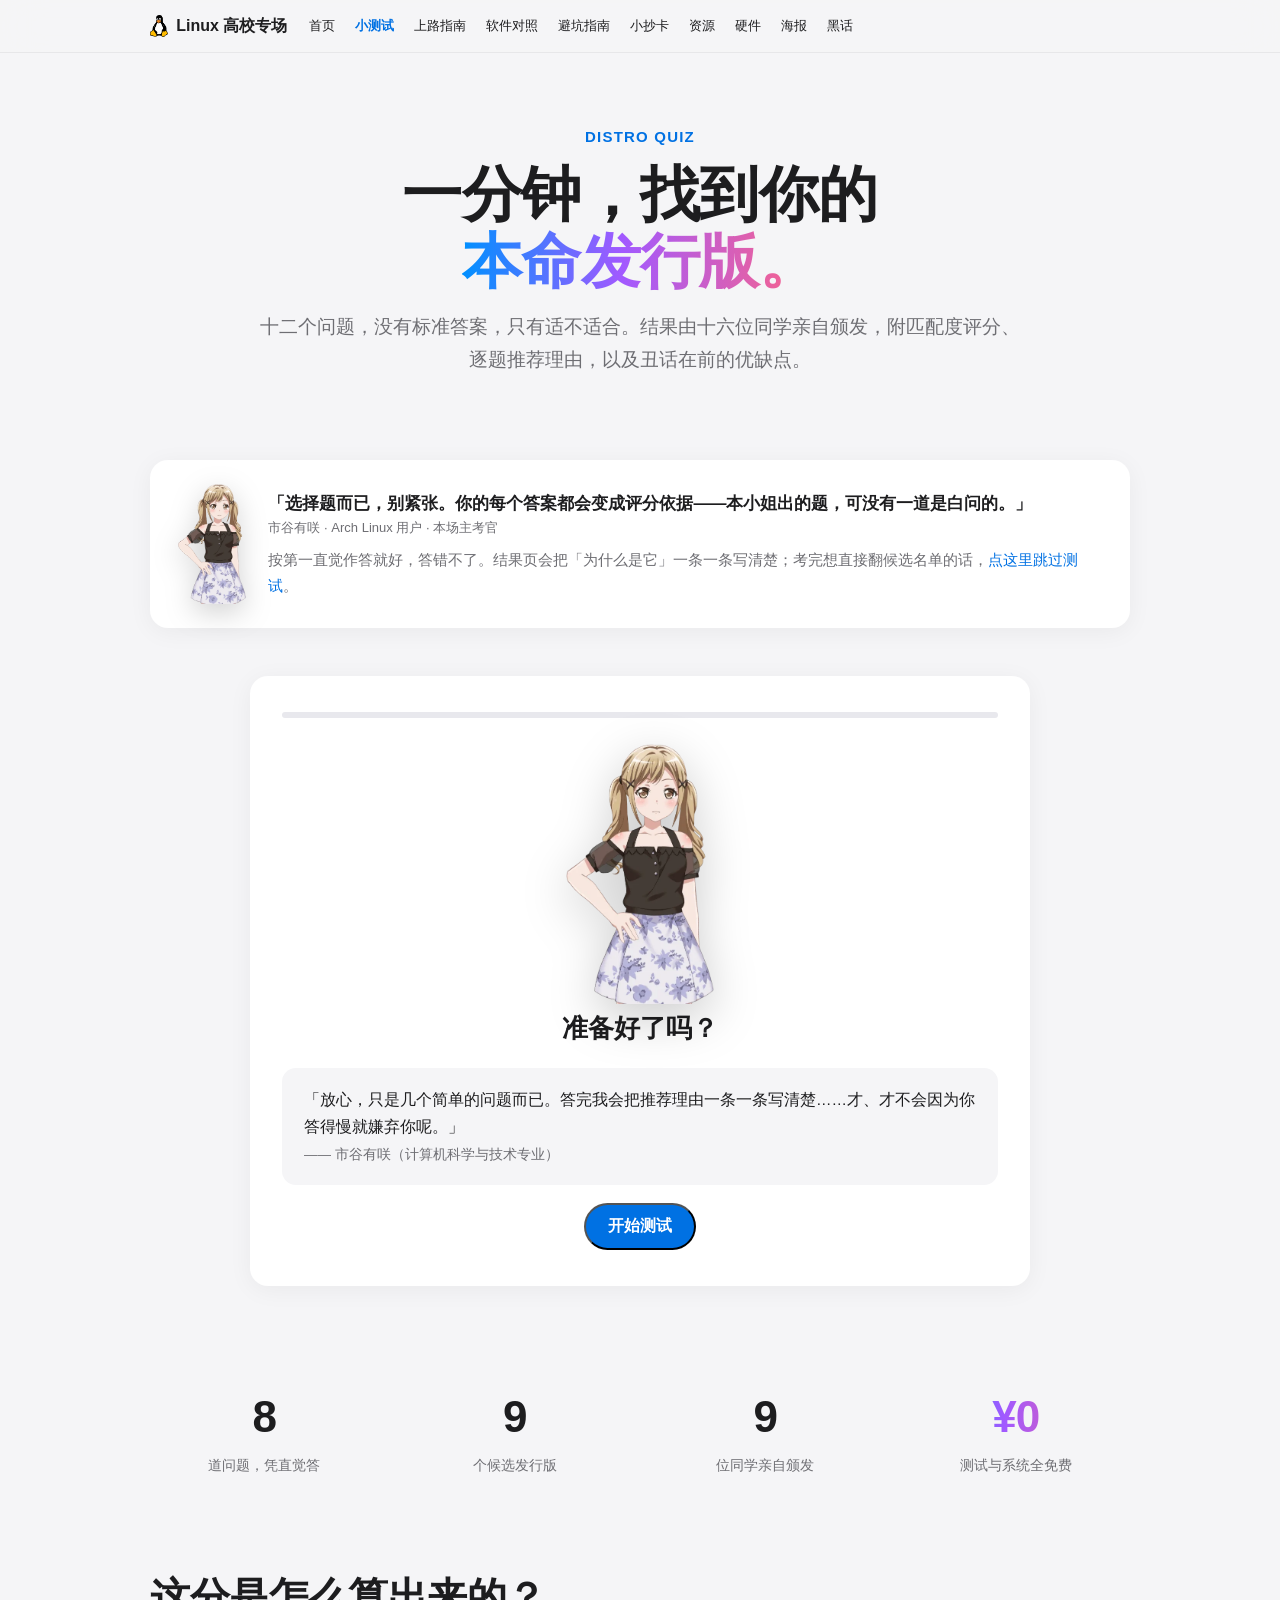
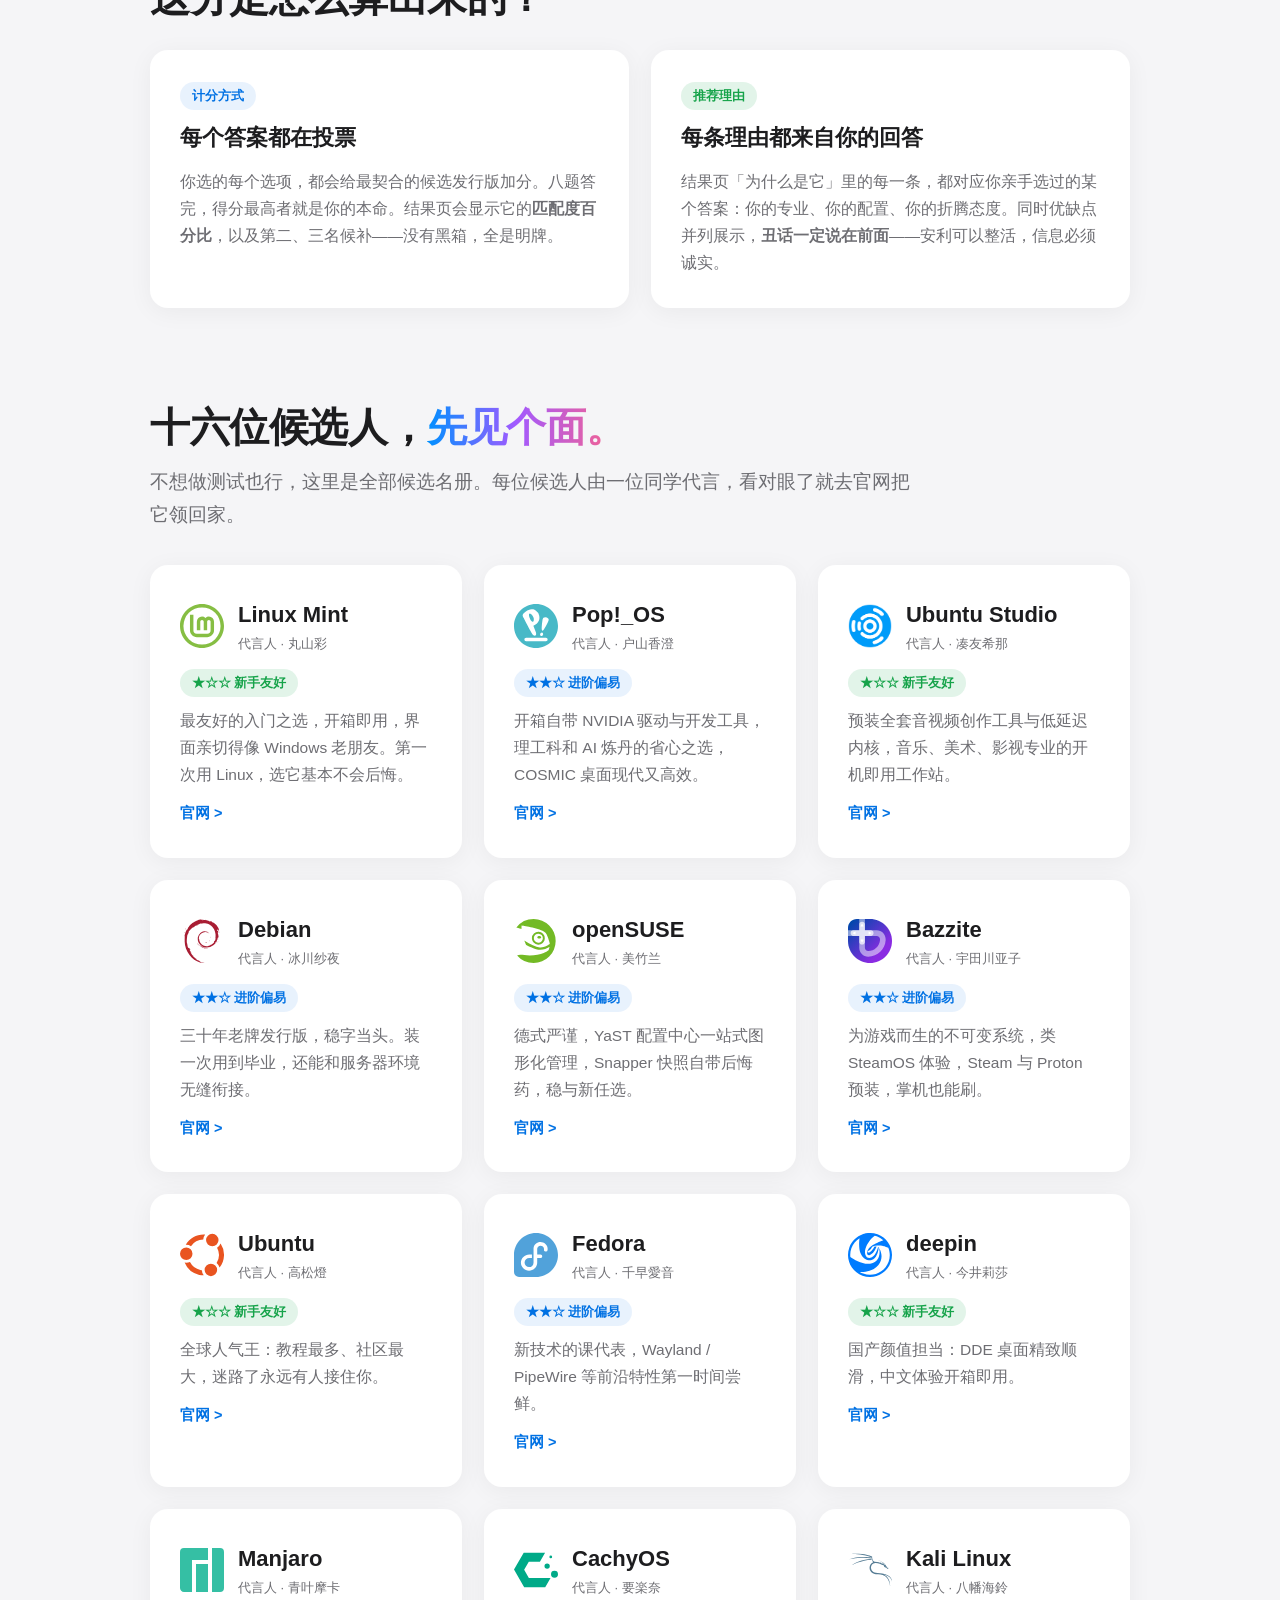
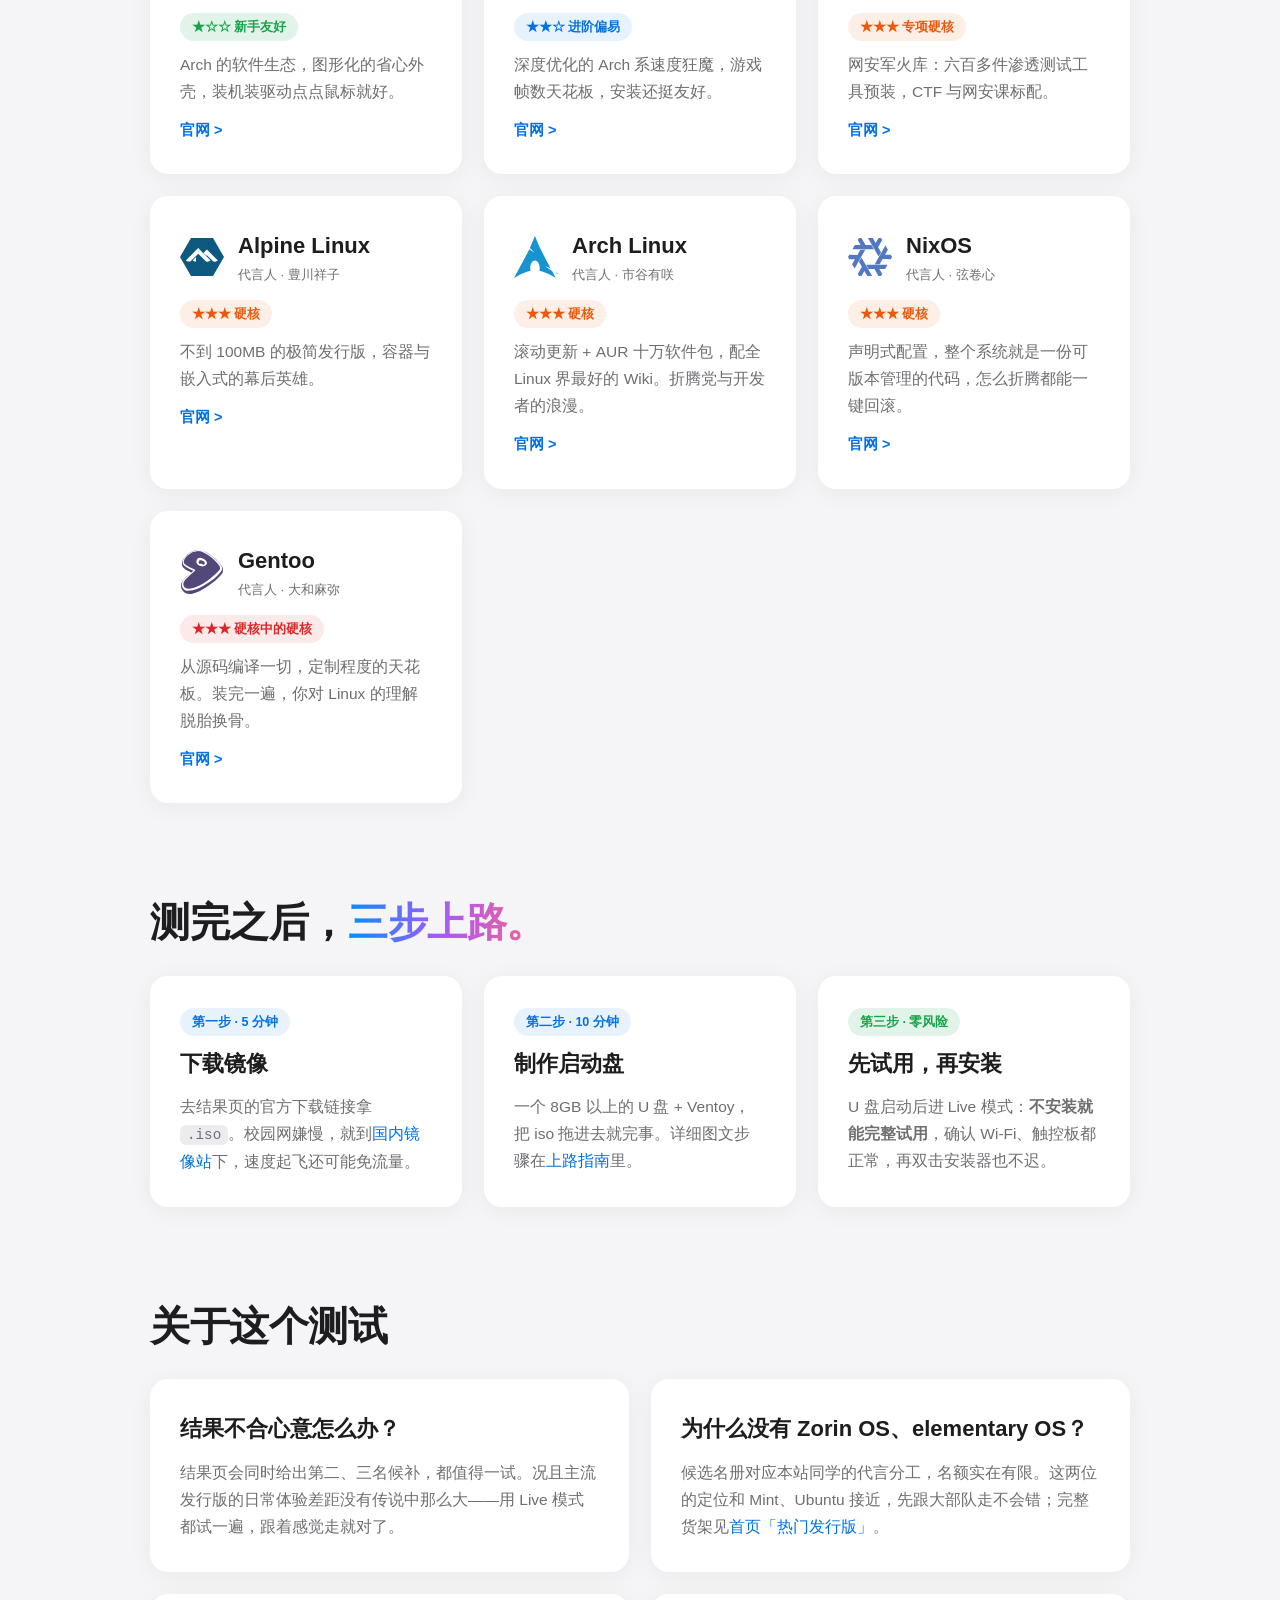
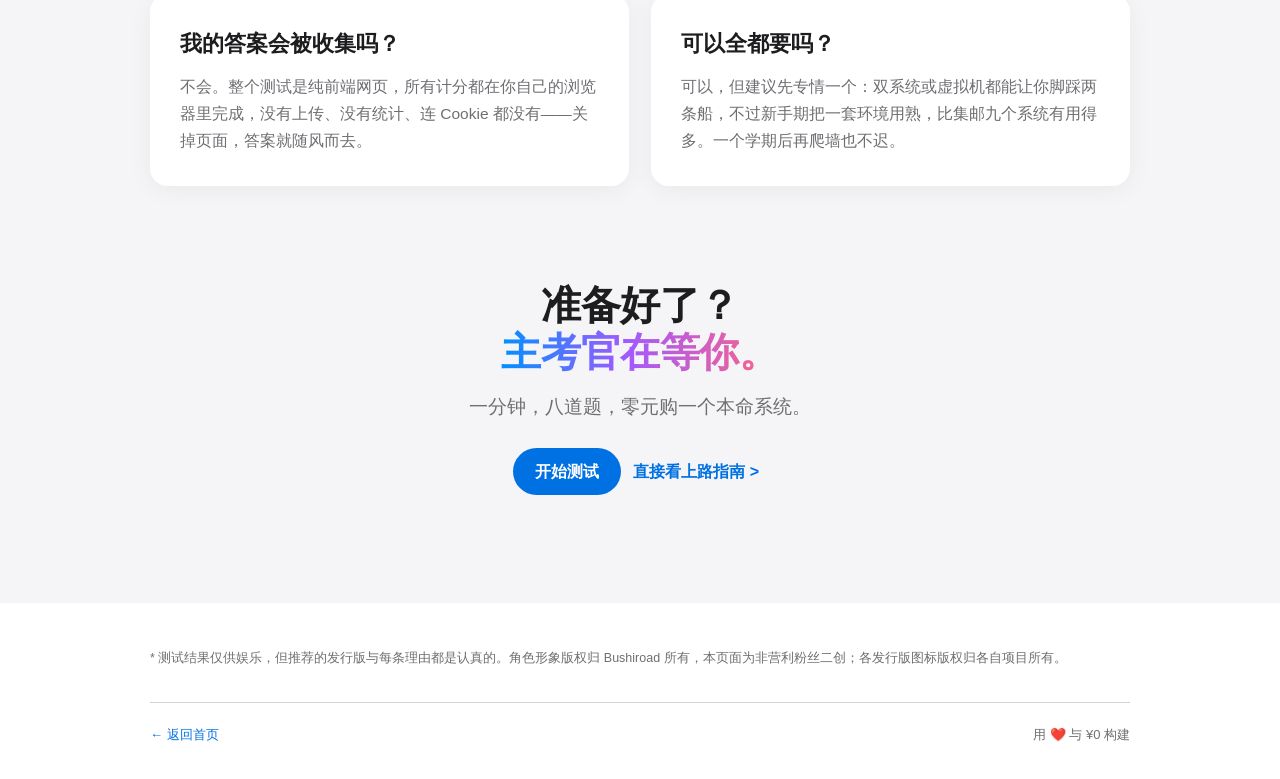
<file: quiz.html>
<!DOCTYPE html>
<html lang="zh-CN">
<head>
<meta charset="UTF-8">
<meta name="viewport" content="width=device-width, initial-scale=1.0">
<title>发行版小测试 - 一分钟找到你的本命 Linux</title>
<meta name="description" content="十二个问题，由 BanG Dream 角色为你推荐最适合的 Linux 发行版：匹配度评分、逐题推荐理由、优缺点丑话在前，附十六大候选总览与测后上路指引。">
<meta property="og:title" content="发行版小测试 - 一分钟找到你的本命 Linux">
<meta property="og:description" content="八个问题，由 BanG Dream 角色为你推荐最适合的 Linux 发行版：匹配度评分、逐题推荐理由、优缺点丑话在前。">
<meta property="og:image" content="https://linuxedu.space/img/tux.png">
<link rel="icon" href="data:image/svg+xml,<svg xmlns='http://www.w3.org/2000/svg' viewBox='0 0 100 100'><text y='.9em' font-size='90'>🐧</text></svg>">
<link rel="stylesheet" href="assets/site.css">
<style>
.r-head{display:flex;gap:26px;align-items:center;text-align:left;}
.r-head .char-img{height:170px;width:auto;flex:0 0 auto;filter:drop-shadow(0 14px 24px rgba(0,0,0,.2));}
.r-head .who{color:var(--text-2);font-size:14px;}
.r-head .d-logo{height:40px;margin:8px 0 4px;display:block;}
.r-head h3{font-size:26px;}
.r-match{display:flex;align-items:center;gap:10px;margin-top:10px;font-size:13.5px;color:var(--text-2);}
.r-match .r-bar{flex:1;max-width:200px;height:8px;border-radius:99px;background:#e8e8ed;overflow:hidden;}
.r-match .r-bar i{display:block;height:100%;border-radius:99px;background:var(--grad);}
.r-match b{color:var(--text);font-size:18px;}
.r-sec{margin-top:26px;text-align:left;}
.r-sec>h4,.r-runners>h4{font-size:16px;font-weight:700;margin-bottom:12px;}
.r-why{list-style:none;display:flex;flex-direction:column;gap:10px;}
.r-why li{background:#f5f5f7;border-radius:12px;padding:12px 16px;font-size:14.5px;line-height:1.7;}
.r-why li::before{content:"✓ ";color:var(--blue);font-weight:700;}
.r-grid{display:grid;grid-template-columns:repeat(4,1fr);gap:12px;margin-top:26px;text-align:left;}
.r-grid>div{background:#f5f5f7;border-radius:12px;padding:12px 14px;}
.r-grid span{display:block;font-size:12px;color:var(--text-2);margin-bottom:4px;}
.r-grid b{font-size:13.5px;line-height:1.45;}
.r-pc{display:grid;grid-template-columns:1fr 1fr;gap:14px;margin-top:26px;text-align:left;}
.r-pc>div{border-radius:14px;padding:18px 20px;}
.r-pros{background:#f0fdf4;}
.r-cons{background:#fef2f2;}
.r-pc h4{font-size:15px;font-weight:700;margin-bottom:10px;}
.r-pc ul{list-style:none;display:flex;flex-direction:column;gap:8px;font-size:14px;line-height:1.6;}
.r-pros li::before{content:"✓ ";color:#16a34a;font-weight:700;}
.r-cons li::before{content:"! ";color:#dc2626;font-weight:700;}
.r-best{margin-top:16px;font-size:14.5px;background:#eef4ff;border-radius:12px;padding:12px 16px;text-align:left;line-height:1.6;}
.r-runners{margin-top:30px;text-align:left;}
.runner{display:flex;align-items:center;gap:14px;background:#f5f5f7;border-radius:12px;padding:12px 16px;margin-top:10px;}
.runner img{height:34px;width:auto;flex:0 0 auto;}
.runner .nm{font-weight:700;font-size:15px;white-space:nowrap;}
.runner .pc2{color:var(--blue);font-weight:700;font-size:14px;white-space:nowrap;}
.runner p{font-size:13px;color:var(--text-2);line-height:1.5;flex:1;}
.q-back{display:inline-block;background:none;border:none;color:var(--text-2);font-size:13.5px;font-family:inherit;cursor:pointer;padding:0;margin-top:4px;}
.q-back:hover{color:var(--blue);text-decoration:underline;}
/* 候选发行版总览卡片 */
.dc-head{display:flex;gap:14px;align-items:center;margin-bottom:14px;}
.dc-head img{height:44px;width:auto;flex:0 0 auto;}
.dc-head h3{margin-bottom:2px;}
.dc-who{font-size:13px;color:var(--text-2);}
.dc-foot{margin-top:14px;font-size:14.5px;font-weight:600;}
@media(max-width:640px){
  .r-head{flex-direction:column;text-align:center;gap:10px;}
  .r-head .d-logo{margin:8px auto 4px;}
  .r-match .r-bar{max-width:140px;}
  .r-grid{grid-template-columns:repeat(2,1fr);}
  .r-pc{grid-template-columns:1fr;}
  .runner{flex-wrap:wrap;}
}
</style>
</head>
<body>

<nav class="topnav"><div class="topnav-in">
  <div class="logo"><a href="index"><img src="img/tux.png" alt="">Linux 高校专场</a></div>
  <div class="links">
    <a href="index">首页</a>
    <a href="quiz" class="on">小测试</a>
    <a href="guide">上路指南</a>
    <a href="apps">软件对照</a>
    <a href="honest">避坑指南</a>
    <a href="cheatsheet">小抄卡</a>
    <a href="resources">资源</a>
    <a href="hardware">硬件</a>
    <a href="poster">海报</a>
    <a href="jargon">黑话</a>
  </div>
</div></nav>

<header class="page-hero">
  <div class="wrap">
    <p class="kicker">Distro Quiz</p>
    <h1>一分钟，找到你的<br><span class="grad-text">本命发行版。</span></h1>
    <p class="lead">十二个问题，没有标准答案，只有适不适合。结果由十六位同学亲自颁发，附匹配度评分、逐题推荐理由，以及丑话在前的优缺点。</p>
  </div>
</header>

<section class="sec"><div class="wrap">
  <div class="host rv">
    <img loading="lazy" decoding="async" src="img/char/arisa.webp" alt="市谷有咲">
    <div>
      <div class="q">「选择题而已，别紧张。你的每个答案都会变成评分依据——本小姐出的题，可没有一道是白问的。」</div>
      <div class="who">市谷有咲 · Arch Linux 用户 · 本场主考官</div>
      <p>按第一直觉作答就好，答错不了。结果页会把「为什么是它」一条一条写清楚；考完想直接翻候选名单的话，<a href="#candidates">点这里跳过测试</a>。</p>
    </div>
  </div>
</div></section>

<section class="sec" style="padding-top:0;"><div class="wrap">
  <div class="quiz-card" id="quiz" style="max-width:780px;">
    <div class="q-progress"><i id="bar" style="width:0%"></i></div>
    <div id="stage"></div>
  </div>
</div></section>

<section class="sec"><div class="wrap">
  <div class="stats rv">
    <div class="stat"><b>8</b><span>道问题，凭直觉答</span></div>
    <div class="stat"><b>9</b><span>个候选发行版</span></div>
    <div class="stat"><b>9</b><span>位同学亲自颁发</span></div>
    <div class="stat"><b class="grad-text">¥0</b><span>测试与系统全免费</span></div>
  </div>
</div></section>

<section class="sec"><div class="wrap">
  <h2 class="rv">这分是怎么算出来的？</h2>
  <div class="grid2" style="margin-top:30px;">
    <div class="card rv">
      <span class="pill">计分方式</span>
      <h3>每个答案都在投票</h3>
      <p>你选的每个选项，都会给最契合的候选发行版加分。八题答完，得分最高者就是你的本命。结果页会显示它的<b>匹配度百分比</b>，以及第二、三名候补——没有黑箱，全是明牌。</p>
    </div>
    <div class="card rv">
      <span class="pill green">推荐理由</span>
      <h3>每条理由都来自你的回答</h3>
      <p>结果页「为什么是它」里的每一条，都对应你亲手选过的某个答案：你的专业、你的配置、你的折腾态度。同时优缺点并列展示，<b>丑话一定说在前面</b>——安利可以整活，信息必须诚实。</p>
    </div>
  </div>
</div></section>

<section class="sec" id="candidates"><div class="wrap">
  <h2 class="rv">十六位候选人，<span class="grad-text">先见个面。</span></h2>
  <p class="lead rv" style="margin-left:0;">不想做测试也行，这里是全部候选名册。每位候选人由一位同学代言，看对眼了就去官网把它领回家。</p>
  <div class="grid3" style="margin-top:34px;">
    <div class="card rv">
      <div class="dc-head"><img src="img/icons/linuxmint.svg" alt="Linux Mint"><div><h3>Linux Mint</h3><div class="dc-who">代言人 · 丸山彩</div></div></div>
      <span class="pill green">★☆☆ 新手友好</span>
      <p>最友好的入门之选，开箱即用，界面亲切得像 Windows 老朋友。第一次用 Linux，选它基本不会后悔。</p>
      <div class="dc-foot"><a href="https://linuxmint.com" target="_blank" rel="noopener">官网 &gt;</a></div>
    </div>
    <div class="card rv">
      <div class="dc-head"><img src="img/icons/popos.svg" alt="Pop!_OS"><div><h3>Pop!_OS</h3><div class="dc-who">代言人 · 户山香澄</div></div></div>
      <span class="pill">★★☆ 进阶偏易</span>
      <p>开箱自带 NVIDIA 驱动与开发工具，理工科和 AI 炼丹的省心之选，COSMIC 桌面现代又高效。</p>
      <div class="dc-foot"><a href="https://pop.system76.com" target="_blank" rel="noopener">官网 &gt;</a></div>
    </div>
    <div class="card rv">
      <div class="dc-head"><img src="img/icons/ubuntustudio.png" alt="Ubuntu Studio"><div><h3>Ubuntu Studio</h3><div class="dc-who">代言人 · 凑友希那</div></div></div>
      <span class="pill green">★☆☆ 新手友好</span>
      <p>预装全套音视频创作工具与低延迟内核，音乐、美术、影视专业的开机即用工作站。</p>
      <div class="dc-foot"><a href="https://ubuntustudio.org" target="_blank" rel="noopener">官网 &gt;</a></div>
    </div>
    <div class="card rv">
      <div class="dc-head"><img src="img/icons/debian.svg" alt="Debian"><div><h3>Debian</h3><div class="dc-who">代言人 · 冰川纱夜</div></div></div>
      <span class="pill">★★☆ 进阶偏易</span>
      <p>三十年老牌发行版，稳字当头。装一次用到毕业，还能和服务器环境无缝衔接。</p>
      <div class="dc-foot"><a href="https://www.debian.org" target="_blank" rel="noopener">官网 &gt;</a></div>
    </div>
    <div class="card rv">
      <div class="dc-head"><img src="img/icons/opensuse.svg" alt="openSUSE"><div><h3>openSUSE</h3><div class="dc-who">代言人 · 美竹兰</div></div></div>
      <span class="pill">★★☆ 进阶偏易</span>
      <p>德式严谨，YaST 配置中心一站式图形化管理，Snapper 快照自带后悔药，稳与新任选。</p>
      <div class="dc-foot"><a href="https://www.opensuse.org" target="_blank" rel="noopener">官网 &gt;</a></div>
    </div>
    <div class="card rv">
      <div class="dc-head"><img src="img/icons/bazzite.svg" alt="Bazzite"><div><h3>Bazzite</h3><div class="dc-who">代言人 · 宇田川亚子</div></div></div>
      <span class="pill">★★☆ 进阶偏易</span>
      <p>为游戏而生的不可变系统，类 SteamOS 体验，Steam 与 Proton 预装，掌机也能刷。</p>
      <div class="dc-foot"><a href="https://bazzite.gg" target="_blank" rel="noopener">官网 &gt;</a></div>
    </div>
    <div class="card rv">
      <div class="dc-head"><img src="img/icons/ubuntu.svg" alt="Ubuntu"><div><h3>Ubuntu</h3><div class="dc-who">代言人 · 高松燈</div></div></div>
      <span class="pill green">★☆☆ 新手友好</span>
      <p>全球人气王：教程最多、社区最大，迷路了永远有人接住你。</p>
      <div class="dc-foot"><a href="https://ubuntu.com" target="_blank" rel="noopener">官网 &gt;</a></div>
    </div>
    <div class="card rv">
      <div class="dc-head"><img src="img/icons/fedora.svg" alt="Fedora"><div><h3>Fedora</h3><div class="dc-who">代言人 · 千早愛音</div></div></div>
      <span class="pill">★★☆ 进阶偏易</span>
      <p>新技术的课代表，Wayland / PipeWire 等前沿特性第一时间尝鲜。</p>
      <div class="dc-foot"><a href="https://fedoraproject.org" target="_blank" rel="noopener">官网 &gt;</a></div>
    </div>
    <div class="card rv">
      <div class="dc-head"><img src="img/icons/deepin.svg" alt="deepin"><div><h3>deepin</h3><div class="dc-who">代言人 · 今井莉莎</div></div></div>
      <span class="pill green">★☆☆ 新手友好</span>
      <p>国产颜值担当：DDE 桌面精致顺滑，中文体验开箱即用。</p>
      <div class="dc-foot"><a href="https://www.deepin.org" target="_blank" rel="noopener">官网 &gt;</a></div>
    </div>
    <div class="card rv">
      <div class="dc-head"><img src="img/icons/manjaro.svg" alt="Manjaro"><div><h3>Manjaro</h3><div class="dc-who">代言人 · 青叶摩卡</div></div></div>
      <span class="pill green">★☆☆ 新手友好</span>
      <p>Arch 的软件生态，图形化的省心外壳，装机装驱动点点鼠标就好。</p>
      <div class="dc-foot"><a href="https://manjaro.org" target="_blank" rel="noopener">官网 &gt;</a></div>
    </div>
    <div class="card rv">
      <div class="dc-head"><img src="img/icons/cachyos.svg" alt="CachyOS"><div><h3>CachyOS</h3><div class="dc-who">代言人 · 要楽奈</div></div></div>
      <span class="pill">★★☆ 进阶偏易</span>
      <p>深度优化的 Arch 系速度狂魔，游戏帧数天花板，安装还挺友好。</p>
      <div class="dc-foot"><a href="https://cachyos.org" target="_blank" rel="noopener">官网 &gt;</a></div>
    </div>
    <div class="card rv">
      <div class="dc-head"><img src="img/icons/kalilinux.svg" alt="Kali Linux"><div><h3>Kali Linux</h3><div class="dc-who">代言人 · 八幡海鈴</div></div></div>
      <span class="pill orange">★★★ 专项硬核</span>
      <p>网安军火库：六百多件渗透测试工具预装，CTF 与网安课标配。</p>
      <div class="dc-foot"><a href="https://www.kali.org" target="_blank" rel="noopener">官网 &gt;</a></div>
    </div>
    <div class="card rv">
      <div class="dc-head"><img src="img/icons/alpinelinux.svg" alt="Alpine Linux"><div><h3>Alpine Linux</h3><div class="dc-who">代言人 · 豊川祥子</div></div></div>
      <span class="pill orange">★★★ 硬核</span>
      <p>不到 100MB 的极简发行版，容器与嵌入式的幕后英雄。</p>
      <div class="dc-foot"><a href="https://alpinelinux.org" target="_blank" rel="noopener">官网 &gt;</a></div>
    </div>
    <div class="card rv">
      <div class="dc-head"><img src="img/icons/archlinux.svg" alt="Arch Linux"><div><h3>Arch Linux</h3><div class="dc-who">代言人 · 市谷有咲</div></div></div>
      <span class="pill orange">★★★ 硬核</span>
      <p>滚动更新 + AUR 十万软件包，配全 Linux 界最好的 Wiki。折腾党与开发者的浪漫。</p>
      <div class="dc-foot"><a href="https://archlinux.org" target="_blank" rel="noopener">官网 &gt;</a></div>
    </div>
    <div class="card rv">
      <div class="dc-head"><img src="img/icons/nixos.svg" alt="NixOS"><div><h3>NixOS</h3><div class="dc-who">代言人 · 弦卷心</div></div></div>
      <span class="pill orange">★★★ 硬核</span>
      <p>声明式配置，整个系统就是一份可版本管理的代码，怎么折腾都能一键回滚。</p>
      <div class="dc-foot"><a href="https://nixos.org" target="_blank" rel="noopener">官网 &gt;</a></div>
    </div>
    <div class="card rv">
      <div class="dc-head"><img src="img/icons/gentoo.svg" alt="Gentoo"><div><h3>Gentoo</h3><div class="dc-who">代言人 · 大和麻弥</div></div></div>
      <span class="pill red">★★★ 硬核中的硬核</span>
      <p>从源码编译一切，定制程度的天花板。装完一遍，你对 Linux 的理解脱胎换骨。</p>
      <div class="dc-foot"><a href="https://www.gentoo.org" target="_blank" rel="noopener">官网 &gt;</a></div>
    </div>
  </div>
</div></section>

<section class="sec"><div class="wrap">
  <h2 class="rv">测完之后，<span class="grad-text">三步上路。</span></h2>
  <div class="grid3" style="margin-top:30px;">
    <div class="card rv">
      <span class="pill">第一步 · 5 分钟</span>
      <h3>下载镜像</h3>
      <p>去结果页的官方下载链接拿 <code>.iso</code>。校园网嫌慢，就到<a href="resources">国内镜像站</a>下，速度起飞还可能免流量。</p>
    </div>
    <div class="card rv">
      <span class="pill">第二步 · 10 分钟</span>
      <h3>制作启动盘</h3>
      <p>一个 8GB 以上的 U 盘 + Ventoy，把 iso 拖进去就完事。详细图文步骤在<a href="guide">上路指南</a>里。</p>
    </div>
    <div class="card rv">
      <span class="pill green">第三步 · 零风险</span>
      <h3>先试用，再安装</h3>
      <p>U 盘启动后进 Live 模式：<b>不安装就能完整试用</b>，确认 Wi-Fi、触控板都正常，再双击安装器也不迟。</p>
    </div>
  </div>
</div></section>

<section class="sec"><div class="wrap">
  <h2 class="rv">关于这个测试</h2>
  <div class="grid2" style="margin-top:30px;">
    <div class="card rv">
      <h3>结果不合心意怎么办？</h3>
      <p>结果页会同时给出第二、三名候补，都值得一试。况且主流发行版的日常体验差距没有传说中那么大——用 Live 模式都试一遍，跟着感觉走就对了。</p>
    </div>
    <div class="card rv">
      <h3>为什么没有 Zorin OS、elementary OS？</h3>
      <p>候选名册对应本站同学的代言分工，名额实在有限。这两位的定位和 Mint、Ubuntu 接近，先跟大部队走不会错；完整货架见<a href="index#distros">首页「热门发行版」</a>。</p>
    </div>
    <div class="card rv">
      <h3>我的答案会被收集吗？</h3>
      <p>不会。整个测试是纯前端网页，所有计分都在你自己的浏览器里完成，没有上传、没有统计、连 Cookie 都没有——关掉页面，答案就随风而去。</p>
    </div>
    <div class="card rv">
      <h3>可以全都要吗？</h3>
      <p>可以，但建议先专情一个：双系统或虚拟机都能让你脚踩两条船，不过新手期把一套环境用熟，比集邮九个系统有用得多。一个学期后再爬墙也不迟。</p>
    </div>
  </div>
</div></section>

<section class="sec center"><div class="wrap">
  <h2 class="rv">准备好了？<br><span class="grad-text">主考官在等你。</span></h2>
  <p class="lead rv">一分钟，八道题，零元购一个本命系统。</p>
  <div style="margin-top:24px;" class="rv">
    <a class="btn" href="#quiz">开始测试</a>
    <a class="btn-ghost" href="guide">直接看上路指南 &gt;</a>
  </div>
</div></section>

<footer><div class="wrap">
  <div class="legal">* 测试结果仅供娱乐，但推荐的发行版与每条理由都是认真的。角色形象版权归 Bushiroad 所有，本页面为非营利粉丝二创；各发行版图标版权归各自项目所有。</div>
  <div class="footer-bar"><span><a href="index">← 返回首页</a></span><span>用 ❤️ 与 ¥0 构建</span></div>
</div></footer>

<script>
const DISTROS = {
  popos:{name:"Pop!_OS", char:"户山香澄", charImg:"img/char/kasumi.webp", logo:"img/icons/popos.svg",
    quote:"「星星和代码都在闪光！这台电脑以后就拜托它啦——闪闪发光、心跳不已！」",
    why:"开箱自带显卡驱动与开发工具，AI 炼丹和理科作业的省心之选。",
    profile:{
      level:"★★☆ 进阶偏易", base:"基于 Ubuntu LTS", pm:"apt + Flatpak", release:"跟随 Ubuntu LTS",
      pros:["NVIDIA 驱动开箱即装，独显用户的免折腾之王","COSMIC 桌面现代顺手，窗口自动平铺效率高","CUDA 与 AI 环境的中文教程数量数一数二"],
      cons:["由硬件厂商 System76 维护，团队规模不大","软件版本随 LTS，追新要靠 Flatpak 补"],
      best:"理工科、AI 方向、带 NVIDIA 独显的同学"},
    dl:"https://pop.system76.com", home:"https://pop.system76.com"},
  arch:{name:"Arch Linux", char:"市谷有咲", charImg:"img/char/arisa.webp", logo:"img/icons/archlinux.svg",
    quote:"「哼，既然都测出结果了……那本小姐就勉为其难，陪你把 Arch 装完吧。Wiki 先自己看一遍！」",
    why:"滚动更新 + AUR 十万软件包，折腾党与开发者的浪漫。",
    profile:{
      level:"★★★ 硬核", base:"独立发行版", pm:"pacman + AUR", release:"滚动更新",
      pros:["软件永远最新，AUR 十万软件包几乎无所不有","Arch Wiki 是全 Linux 界最好的文档","完全按需拼装，系统干净透明，没有多余东西"],
      cons:["需要自己亲手安装与维护","滚动更新偶尔要读官方公告、动手修一修"],
      best:"想真正学懂 Linux 的折腾党与开发者"},
    dl:"https://archlinux.org/download", home:"https://archlinux.org"},
  studio:{name:"Ubuntu Studio", char:"凑友希那", charImg:"img/char/yukina.webp", logo:"img/icons/ubuntustudio.png",
    quote:"「完美的音频需要完美的环境。低延迟内核，一个音符也不许迟滞。」",
    why:"预装全套音视频创作工具，音乐与美术专业的移动工作站。",
    profile:{
      level:"★☆☆ 新手友好", base:"基于 Ubuntu LTS", pm:"apt + Flatpak", release:"跟随 Ubuntu LTS",
      pros:["音频、视频、图形创作全家桶全部预装","低延迟内核 + PipeWire，录音监听不迟滞","装机即开工，创作工具不用一个个找"],
      cons:["预装软件多，镜像体积偏大","相对小众，中文教程比 Ubuntu 本家少"],
      best:"音乐、美术、影视等创作专业的同学"},
    dl:"https://ubuntustudio.org/download/", home:"https://ubuntustudio.org"},
  debian:{name:"Debian", char:"冰川纱夜", charImg:"img/char/sayo.webp", logo:"img/icons/debian.svg",
    quote:"「稳定不是无趣，是三年不出一次意外的可靠。像法条一样，值得信任。」",
    why:"三十年老牌发行版，稳字当头，服务器与学霸的共同选择。",
    profile:{
      level:"★★☆ 进阶偏易", base:"独立发行版（众发行版之母）", pm:"apt", release:"固定版本，约两年一更",
      pros:["稳定性的代名词，装上三年不出一次意外","五万+ 软件包，文档与社区沉淀深厚","和服务器环境一致，学了直接用在工作中"],
      cons:["稳定版的软件版本偏旧","默认界面朴素，需要自己稍微打扮"],
      best:"求稳的学霸、服务器方向、老电脑续命"},
    dl:"https://www.debian.org/distrib", home:"https://www.debian.org"},
  bazzite:{name:"Bazzite", char:"宇田川亚子", charImg:"img/char/ako.webp", logo:"img/icons/bazzite.svg",
    quote:"「呼呼呼……被禁咒选中之人啊！与吾一同，在 Linux 的战场上登顶吧！」",
    why:"为游戏而生的不可变系统，类 SteamOS 体验，开机即战。",
    profile:{
      level:"★★☆ 进阶偏易", base:"基于 Fedora Atomic（不可变系统）", pm:"Flatpak + rpm-ostree", release:"跟随 Fedora 快节奏",
      pros:["类 SteamOS 体验，Steam、Proton 与显卡驱动全预装","不可变设计：系统本体只读，折腾坏了一键回滚","官方提供 NVIDIA 预装驱动镜像，掌机也能刷"],
      cons:["不可变系统装软件要换思路：Flatpak / Distrobox 优先","Fedora 系的中文资料比 Ubuntu 系少"],
      best:"把打游戏当正事的电竞选手"},
    dl:"https://bazzite.gg", home:"https://bazzite.gg"},
  ubuntu:{name:"Ubuntu", char:"高松燈", charImg:"img/char/tomori.webp", logo:"img/icons/ubuntu.svg",
    quote:"「就算迷失方向……也想和你一起，继续前进。」",
    why:"全球人气王：教程最多、社区最大，迷路了永远有人接住你。",
    profile:{
      level:"★☆☆ 新手友好", base:"基于 Debian", pm:"apt + Snap/Flatpak", release:"半年一更，LTS 支持五年",
      pros:["遇到问题最容易搜到中文答案","硬件兼容与驱动支持最省心","课堂、WSL、云服务器，到处都有它的身影"],
      cons:["Snap 商店评价两极，有人嫌慢","默认 GNOME 桌面风格见仁见智"],
      best:"第一次装 Linux 的新手、需要和老师同学环境对齐的人"},
    dl:"https://ubuntu.com/download", home:"https://ubuntu.com"},
  fedora:{name:"Fedora", char:"千早愛音", charImg:"img/char/anon.webp", logo:"img/icons/fedora.svg",
    quote:"「诶嘿嘿，最新的内核，是我先跑起来的哦！」",
    why:"新技术的课代表，前沿特性第一时间尝鲜。",
    profile:{
      level:"★★☆ 进阶偏易", base:"独立发行版（Red Hat 上游）", pm:"dnf + Flatpak", release:"半年一更",
      pros:["Wayland、PipeWire 等新技术默认就绪","桌面体验精致现代，被称作「最稳的新」","学的用的就是未来 RHEL 的样子"],
      cons:["半年一次大版本，不跟进会 EOL","中文社区比 Ubuntu 小一圈"],
      best:"追逐新技术的潮流玩家、想要现代桌面体验的人"},
    dl:"https://fedoraproject.org/workstation/download", home:"https://fedoraproject.org"},
  deepin:{name:"deepin", char:"今井莉莎", charImg:"img/char/lisa.webp", logo:"img/icons/deepin.svg",
    quote:"「放心交给姐姐吧，全都帮你装好哦。」",
    why:"国产颜值担当：DDE 桌面精致顺滑，中文体验开箱即用。",
    profile:{
      level:"★☆☆ 新手友好", base:"基于 Debian 稳定版", pm:"apt + 深度商店", release:"固定版本，跟随 Debian",
      pros:["中文体验最好的发行版，深度商店全图形化","DDE 桌面精致现代，颜值天花板","WPS、QQ 等国产软件打包就位"],
      cons:["底层版本跟随 Debian 稳定版，软件偏旧","遇到问题中文圈外的资料较少"],
      best:"想要漂亮桌面 + 省心中文体验的新手"},
    dl:"https://www.deepin.org/zh/download/", home:"https://www.deepin.org"},
  kali:{name:"Kali Linux", char:"八幡海鈴", charImg:"img/char/umiri.webp", logo:"img/icons/kalilinux.svg",
    quote:"「委托受理。渗透测试，现在开始。」",
    why:"网安军火库：六百多件渗透测试工具预装。",
    profile:{
      level:"★★★ 专项硬核", base:"基于 Debian Testing", pm:"apt", release:"滚动更新",
      pros:["600+ 安全工具预装，开箱即战","CTF 比赛和网安课程的标配环境","OffSec 官方文档与认证体系完整"],
      cons:["定位是工具平台，不适合当日用主力","滚动更新需要一定的维护功力"],
      best:"网络空间安全方向、CTF 选手"},
    dl:"https://www.kali.org/get-kali/", home:"https://www.kali.org"},
  alpine:{name:"Alpine Linux", char:"豊川祥子", charImg:"img/char/sakiko.webp", logo:"img/icons/alpinelinux.svg",
    quote:"「即使失去一切，也要亲手从头再建一次。」",
    why:"不到 100MB 的极简发行版，容器与嵌入式的幕后英雄。",
    profile:{
      level:"★★★ 硬核", base:"独立发行版", pm:"apk", release:"滚动 + 稳定分支",
      pros:["镜像极小，Docker 容器的事实底座","musl + OpenRC，简单透明易审计","路由器、嵌入式、老机器都能跑"],
      cons:["musl libc 与部分软件有兼容性坑","几乎一切都要自己动手装"],
      best:"容器玩家、路由器折腾党、极简主义者"},
    dl:"https://alpinelinux.org/downloads/", home:"https://alpinelinux.org"},
  manjaro:{name:"Manjaro", char:"青叶摩卡", charImg:"img/char/moca.webp", logo:"img/icons/manjaro.svg",
    quote:"「慢慢来～省心一点，不是也很好嘛～」",
    why:"Arch 的软件生态，图形化的省心外壳。",
    profile:{
      level:"★☆☆ 新手友好", base:"基于 Arch", pm:"pacman + pamac（可开 AUR）", release:"滚动（比 Arch 多一轮测试）",
      pros:["图形化安装与驱动管理，Arch 生态开箱即用","pamac 软件商店，AUR 一键开启","比 Arch 稳一点，比 Ubuntu 新一点"],
      cons:["滚动发行版，仍需偶尔照看","仓库与 Arch 有错位，混用 AUR 偶有兼容坑"],
      best:"想要 Arch 生态但不想徒手装系统的人"},
    dl:"https://manjaro.org/download/", home:"https://manjaro.org"},
  cachyos:{name:"CachyOS", char:"要楽奈", charImg:"img/char/rana.webp", logo:"img/icons/cachyos.svg",
    quote:"「……有趣的系统。跑得，好快。」",
    why:"深度优化的 Arch 系速度狂魔，游戏帧数天花板。",
    profile:{
      level:"★★☆ 进阶偏易", base:"基于 Arch", pm:"pacman + CachyOS 优化仓库", release:"滚动更新",
      pros:["内核与软件包针对 x86-64-v3/v4 深度优化，帧数出色","图形化安装器友好，游戏组件预装","比徒手 Arch 省心，比 Bazzite 灵活"],
      cons:["滚动更新偶尔会翻小车","社区体量比 Arch 本体小"],
      best:"追求极致帧数的游戏玩家、想要优化版 Arch 的人"},
    dl:"https://cachyos.org/download/", home:"https://cachyos.org"},
  nixos:{name:"NixOS", char:"弦卷心", charImg:"img/char/kokoro.webp", logo:"img/icons/nixos.svg",
    quote:"「把快乐写进配置文件，无论到哪台电脑，笑容都能一模一样地复现！」",
    why:"声明式配置，系统状态完全可复现，理科生的秩序之美。",
    profile:{
      level:"★★★ 硬核", base:"独立发行版", pm:"nix（声明式）", release:"滚动 / 半年大版本任选",
      pros:["整个系统就是一份配置文件，可复现、可版本管理","每次升级自带回滚保险，怎么折腾都玩不坏","devShell 项目级环境隔离，开发神器"],
      cons:["学习曲线陡，范式与传统 Linux 不同","部分闭源软件需要额外封装"],
      best:"追求秩序与可复现性的理科生"},
    dl:"https://nixos.org/download", home:"https://nixos.org"},
  gentoo:{name:"Gentoo", char:"大和麻弥", charImg:"img/char/maya.webp", logo:"img/icons/gentoo.svg",
    quote:"「哦哦……你也是器材控吗？每个编译选项都亲手调校的快感，懂的人自然懂，呵呵。」",
    why:"从源码编译一切，极致定制，还附带免费的风扇白噪音。",
    profile:{
      level:"★★★ 硬核中的硬核", base:"独立发行版", pm:"Portage（源码编译）", release:"滚动更新",
      pros:["一切从源码编译，定制程度的天花板","USE 标志精确控制每个软件的功能取舍","完整装过一遍，对 Linux 的理解脱胎换骨"],
      cons:["编译耗时，大软件以小时计","赶 due 的时候它在编译，你会想砸键盘"],
      best:"器材控、源码控、时间充裕的硬核玩家"},
    dl:"https://www.gentoo.org/downloads", home:"https://www.gentoo.org"},
  mint:{name:"Linux Mint", char:"丸山彩", charImg:"img/char/aya.webp", logo:"img/icons/linuxmint.svg",
    quote:"「简单得连我都不会死机！……诶？这话听起来好像哪里不对？」",
    why:"最友好的入门之选，开箱即用，像老朋友一样亲切。",
    profile:{
      level:"★☆☆ 新手友好", base:"基于 Ubuntu LTS", pm:"apt + Flatpak", release:"跟随 Ubuntu LTS",
      pros:["开箱即用，对 Windows 用户最亲切","Cinnamon 桌面稳重顺手，几乎零学习成本","自带 Timeshift 系统快照，后悔药免费管够"],
      cons:["界面审美偏传统","软件版本随 LTS 偏旧"],
      best:"第一次用 Linux、只想安心用电脑的同学"},
    dl:"https://linuxmint.com/download.php", home:"https://linuxmint.com"},
  suse:{name:"openSUSE", char:"美竹兰", charImg:"img/char/ran.webp", logo:"img/icons/opensuse.svg",
    quote:"「跟平常一样就好。……YaST 很好用，就这样。」",
    why:"德式严谨，YaST 配置中心一把梭，稳定与新鲜兼得的变色龙。",
    profile:{
      level:"★★☆ 进阶偏易", base:"独立发行版（德国出品）", pm:"Zypper + YaST", release:"Leap 求稳 / Tumbleweed 追新",
      pros:["YaST 配置中心，系统设置一站式图形化","Snapper 快照自动回滚，系统自带保险","Leap 稳、Tumbleweed 新，两种性格任选"],
      cons:["中文社区相对小","部分多媒体软件需要 Packman 源补充"],
      best:"想要稳中带新、喜欢图形化管理的同学"},
    dl:"https://get.opensuse.org", home:"https://www.opensuse.org"}
};

// 每题选项：[文案, 得分, 理由表]
const QUESTIONS = [
  {q:"你用电脑主要干什么？", opts:[
    ["上课写作业、刷网页看视频", {mint:3, ubuntu:2, deepin:2, debian:1}, {
      mint:"你的需求是日常课业和网页视频：Mint 开箱即用，浏览器、办公套件、播放器全部预装妥当，装完就能用",
      ubuntu:"你的需求是日常课业：Ubuntu 教程最多、课件环境最容易对齐，老师同学用它的也最多，跟着大部队走不迷路",
      deepin:"你的需求是日常课业：deepin 中文体验最好，DDE 桌面精致好看，深度商店里 WPS、QQ 一点就装",
      debian:"你的需求是日常课业：Debian 稳定安静，装上一次，用到毕业都不带出幺蛾子的"}],
    ["写代码、搞开发", {arch:3, nixos:2, debian:1, alpine:1}, {
      arch:"你要写代码搞开发：Arch 滚动更新让编译器和工具链永远最新，AUR 里几乎能找到一切开发工具",
      nixos:"你要写代码搞开发：NixOS 能给每个项目声明一套完全隔离、可复现的开发环境，换电脑也能一键还原",
      debian:"你要写代码搞开发：Debian 的环境和线上服务器高度一致，本地写的代码部署上去零惊喜",
      alpine:"你要写代码搞开发：Alpine 是 Docker 镜像的事实底座，你的容器里多半已经跑着它了"}],
    ["剪片、录音、搞创作", {studio:3, arch:1}, {
      studio:"你要剪片录音搞创作：Ubuntu Studio 预装 Ardour、Kdenlive、GIMP、Blender 全套工具和低延迟内核，开机就是工作站",
      arch:"你要搞创作：Arch 仓库里创作软件版本最新，新功能第一时间用上"}],
    ["打游戏！", {bazzite:3, cachyos:2, popos:1}, {
      bazzite:"你直奔游戏而来：Bazzite 专为游戏打造，Steam、Proton、显卡驱动全部预装，类 SteamOS 体验开机即开战",
      cachyos:"你直奔游戏而来：CachyOS 为速度而生，深度优化的内核让每一帧都物尽其用",
      popos:"你要打游戏：Pop!_OS 的 NVIDIA 驱动开箱就位，Steam 装好就能玩"}],
    ["跑 AI、炼大模型", {popos:3, arch:1}, {
      popos:"你要跑 AI 炼模型：Pop!_OS 开箱自带 NVIDIA 驱动与 CUDA 支持，是深度学习圈公认的省心之选",
      arch:"你要跑 AI：Arch 上 CUDA、PyTorch 永远最新，新框架新特性第一时间尝鲜"}]
  ]},
  {q:"你打游戏吗？", opts:[
    ["3A 常客，Steam 库存三位数", {bazzite:3, cachyos:2, popos:1}, {
      bazzite:"你是 3A 常客：Bazzite 为游戏而生，Steam 与 Proton 全预装，掌机还能刷成类 SteamOS",
      cachyos:"你是 3A 常客：CachyOS 的内核与软件包深度优化，帧数在同类里数一数二",
      popos:"你是 3A 常客：Pop!_OS 显卡驱动开箱就位，Steam 装好就能玩"}],
    ["偶尔玩玩独立游戏", {bazzite:1, cachyos:1, popos:1, mint:1}, {
      bazzite:"你偶尔打游戏：Bazzite 开机即战，想玩的时候随时能开",
      popos:"你偶尔打游戏：Pop!_OS 对休闲玩家足够友好，驱动不用操心",
      mint:"你偶尔打游戏：Mint 装个 Steam 也能玩，日常还是它的主场"}],
    ["基本不打", {debian:1, alpine:1}, {
      debian:"你基本不打游戏：Debian 安静稳定，正好把资源都留给正事",
      alpine:"你基本不打游戏：Alpine 极简透明，不游戏的机器更该轻装上阵"}]
  ]},
  {q:"你对「折腾电脑」的态度是？", opts:[
    ["别让我碰命令行，谢谢", {mint:3, deepin:2, debian:1}, {
      mint:"你不想碰命令行：Mint 的软件管理器、更新器、驱动管理全都有图形界面，日常几乎用不到终端",
      deepin:"你不想碰命令行：deepin 的深度商店全图形化、全中文，装软件比手机应用市场还顺手",
      debian:"你不想碰命令行：Debian 装好一次就很少需要维护，GNOME 软件中心点点鼠标就能装应用"}],
    ["出问题能百度、能问群友就行", {ubuntu:2, popos:2, suse:2, mint:1}, {
      ubuntu:"你能接受搜教程解决问题：Ubuntu 的中文教程是全 Linux 界最多的，报错的每一个字都有人踩过坑",
      popos:"你能接受搜教程解决问题：Pop!_OS 用户社区活跃，中文教程一搜一大把",
      suse:"你能接受搜教程解决问题：openSUSE 的 YaST 图形化配置中心能搞定绝大多数设置，很少需要徒手改配置",
      mint:"你能接受偶尔搜搜教程：Mint 基于 Ubuntu，网上的解决方案海量，基本遇不到搜不到答案的问题"}],
    ["折腾本身就是乐趣", {arch:2, gentoo:3, nixos:2}, {
      arch:"你觉得折腾本身就是乐趣：Arch 从分区、引导到桌面全由你亲手拼装，装完一台机器，Linux 功力大涨",
      gentoo:"你觉得折腾本身就是乐趣：Gentoo 让你从源码编译整个系统，每个编译选项都亲手调校——折腾的天花板",
      nixos:"你觉得折腾本身就是乐趣：NixOS 的声明式配置是一门新范式，整个系统就是一份可以版本管理的代码"}]
  ]},
  {q:"你的电脑配置大概什么水平？", opts:[
    ["五年前的老伙计", {alpine:2, mint:2, debian:2}, {
      alpine:"你的电脑是五年前的老伙计：Alpine 极简到 128MB 内存都能跑，老电脑续命的终极方案",
      mint:"你的电脑是五年前的老伙计：Mint（尤其 Xfce 版）对老硬件非常友好，能让它流畅再战三年",
      debian:"你的电脑是五年前的老伙计：Debian 资源占用低、老硬件驱动齐全，老机器跑起来毫不吃力"}],
    ["主流笔记本，核显", {suse:2, studio:1, debian:1}, {
      suse:"你是主流核显笔记本：openSUSE 硬件兼容性好，核显驱动免折腾，开箱就稳",
      studio:"你是主流核显本：Ubuntu Studio 在核显上跑音视频创作完全够用，不依赖独显",
      debian:"你是主流核显本：Debian 对 Intel / AMD 核显的支持开箱即用，稳定省心"}],
    ["高配，带 NVIDIA 独显", {popos:2, bazzite:2}, {
      popos:"你有 NVIDIA 独显：Pop!_OS 提供专门的 NVIDIA 镜像，驱动开箱即装——这是它最出名的一张王牌",
      bazzite:"你有 NVIDIA 独显：Bazzite 官方提供预装 NVIDIA 驱动的镜像，下对版本开箱即用"}]
  ]},
  {q:"你的专业方向最接近？", opts:[
    ["计算机 / 软件工程", {arch:2, nixos:2, debian:1}, {
      arch:"你是计算机专业：Arch 配 Arch Wiki 就是计科生的练功房，从包管理到系统启动都能学到真东西",
      nixos:"你是计算机专业：NixOS 的函数式包管理和可复现环境，会让你对「系统」二字有全新的理解",
      debian:"你是计算机专业：Debian 是无数服务器和发行版的根基，理解它就理解了半个 Linux 世界"}],
    ["电子 / 微电子 / 人工智能", {popos:2, debian:1}, {
      popos:"你是电子 / AI 方向：Cadence、Synopsys 等 EDA 工业软件的官方环境就是 Linux，Pop!_OS 稳定的 Ubuntu 底座加开箱显卡驱动，进可炼丹退可仿真",
      debian:"你是电子 / AI 方向：工业软件多运行在稳定的企业级 Linux 环境上，Debian 的脾气和实验室服务器最接近"}],
    ["音乐 / 美术 / 影视设计", {studio:3}, {
      studio:"你是艺术创作专业：Ubuntu Studio 就是为你们准备的——低延迟内核、PipeWire 音频、创作全家桶预装，一个音符都不许迟滞"}],
    ["经管 / 法学 / 人文社科", {debian:1, mint:1, suse:1}, {
      debian:"你是文科 / 社科方向：写论文、查文献、跑统计，Debian 稳定可靠，Zotero、R、LibreOffice 一应俱全",
      mint:"你是文科 / 社科方向：Mint 开箱即用不添乱，让你把精力全部留给论文，而不是系统",
      suse:"你是文科 / 社科方向：openSUSE 稳定周全，YaST 把复杂设置图形化，安静陪你写完四年论文"}],
    ["还没想好 / 其他", {}, {}]
  ]},
  {q:"你听说过 CTF 或渗透测试吗？", opts:[
    ["我就是（想当）网安人", {kali:3}, {
      kali:"你是网安方向：Kali 六百多件工具预装，从信息收集到后渗透全流程覆盖，业界标准答案"}],
    ["听说过，想玩玩看", {kali:2, debian:1}, {
      kali:"你想试试 CTF：Kali 开箱即战的工具箱配上官方免费教程，入门最直接",
      debian:"你想试试安全方向：Debian 稳定打底，安全工具按需安装，适合从基础学起"}],
    ["没兴趣，别吓我", {mint:1, deepin:1}, {
      mint:"你对网安没兴趣：Mint 安安分分做桌面，不会给你整任何刺激的",
      deepin:"你对网安没兴趣：deepin 也是老实桌面，漂漂亮亮陪你过日子"}]
  ]},
  {q:"系统出 bug 时，你通常？", opts:[
    ["重启试试，不行就重装", {mint:2, bazzite:1}, {
      mint:"你的修 bug 哲学是重启重装：Mint 自带 Timeshift 系统快照，出事一键回滚，比重装快得多",
      bazzite:"你习惯重启解决一切：Bazzite 系统本体只读，想折腾坏都难，真出问题 rpm-ostree 回滚一条命令满血复活"}],
    ["搜错误信息，照着教程修", {suse:2, popos:1, debian:1}, {
      suse:"你会搜错误信息照教程修：openSUSE 的 Snapper 快照还能在更新翻车时一键回滚，给你兜底",
      popos:"你会搜教程修问题：Pop!_OS 基于 Ubuntu，绝大多数报错都能搜到现成解法",
      debian:"你会搜教程修问题：Debian 文档完备、社区沉稳，你遇到的问题多半十年前就有人写好答案了"}],
    ["读文档翻源码，修完顺手提个 issue", {arch:2, gentoo:2, nixos:1}, {
      arch:"你会读文档翻源码修问题：Arch Wiki 是全 Linux 界最好的文档，你这种用户正是它的主人",
      gentoo:"你会读文档翻源码：Gentoo 的 ebuild 和 USE 标志完全透明，就适合刨根问底的人",
      nixos:"你会读文档翻源码：NixOS 配置即代码，出问题直接翻 configuration.nix 和 nixpkgs 源码"}]
  ]},
  {q:"你更想要哪种系统？", opts:[
    ["稳，几年不变最好", {debian:3, suse:1, mint:1}, {
      debian:"你要稳、几年不变：Debian Stable 两年一个大版本，安全更新持续五年，稳得像教科书",
      suse:"你要稳：openSUSE Leap 与企业版 SLES 同源，稳字当头",
      mint:"你要稳：Mint 基于 Ubuntu LTS，五年支持周期，界面几年不变正是它的追求"}],
    ["新，软件永远最新", {arch:2, fedora:2, nixos:1, bazzite:1, cachyos:1, suse:1}, {
      arch:"你要软件永远最新：Arch 滚动更新，上游发布即所得，没有「等大版本」这回事",
      fedora:"你要新：Fedora 是新技术的课代表，Wayland、PipeWire、最新内核永远第一批上车，还比滚动发行版稳",
      nixos:"你要新：NixOS 的 unstable 通道滚动跟进，nixpkgs 是全世界最大的软件仓库之一",
      bazzite:"你要新：Bazzite 跟随 Fedora 快节奏，内核与 Mesa 更新飞快，游戏组件永远新鲜",
      cachyos:"你要新：CachyOS 滚动更新还把内核调到最新，快上加快",
      suse:"你要新：openSUSE Tumbleweed 是经过 openQA 自动化测试的滚动发行版，新而不易翻车"}],
    ["我的系统我做主，一切皆可定制", {nixos:2, gentoo:2, arch:1}, {
      nixos:"你要一切皆可定制：NixOS 整份系统配置写在一个文件里，可复现、可回滚、可版本管理——定制的终极形态",
      gentoo:"你要一切皆可定制：Gentoo 从编译选项开始定制，系统里每个字节都刻着你的名字",
      arch:"你要一切皆可定制：Arch 只给你一个干净的底座，往上盖什么全由你决定"}]
  ]},
  {q:"你的桌面审美是？", opts:[
    ["好看第一，越精致越好", {deepin:3, fedora:1}, {
      deepin:"你要好看：DDE 桌面是国产颜值天花板，开箱即巅峰，连设置界面都赏心悦目",
      fedora:"你要好看：Fedora 默认的 GNOME 桌面现代精致，动画细腻"}],
    ["简洁现代就行", {fedora:2, popos:1, ubuntu:1}, {
      fedora:"你要简洁现代：Fedora 的 GNOME 干净克制，没有一处多余",
      popos:"你要简洁现代：Pop!_OS 的 COSMIC 桌面清爽实用",
      ubuntu:"你要简洁现代：Ubuntu 的桌面中规中矩，耐看耐用"}],
    ["无所谓，能用就行", {debian:2, mint:1}, {
      debian:"你对桌面无所谓：Debian 默认桌面朴素可靠，不打扰就是它的高级感",
      mint:"你对桌面无所谓：Mint 的 Cinnamon 传统实用，像一杯温水"}],
    ["我要从零拼一个自己的", {arch:2, gentoo:1, nixos:1}, {
      arch:"你要自己拼桌面：Arch 只给底座，窗口管理器、状态栏、透明度全由你定——Ricing 的快乐谁懂",
      gentoo:"你要自己拼：Gentoo 连每个组件的编译选项都归你调",
      nixos:"你要自己拼：NixOS 把整套桌面写成配置，换机器一键复刻"}]
  ]},
  {q:"你对系统的中文环境要求？", opts:[
    ["中文必须开箱即用", {deepin:3, ubuntu:1}, {
      deepin:"你要中文开箱即用：deepin 是国产发行版，界面、文档、社区全中文，输入法预装",
      ubuntu:"你要中文开箱即用：Ubuntu 中文支持完善，安装时选中文即可"}],
    ["英文也 OK，顺便练英语", {arch:1, fedora:1, kali:1}, {
      arch:"你不介意英文：Arch Wiki 的精华都在英文版，正好顺势入坑",
      fedora:"你不介意英文：Fedora 的一手资料以英文为主，边用边练",
      kali:"你不介意英文：Kali 的工具和文档几乎全英文，网安圈的通用语就是英语"}]
  ]},
  {q:"你装操作系统的经验是？", opts:[
    ["从没装过任何系统", {ubuntu:2, mint:2, manjaro:1, popos:1, studio:1}, {
      ubuntu:"你没装过系统：Ubuntu 安装器最成熟、图文视频教程遍地都是，第一次装机也不会迷路",
      mint:"你没装过系统：Mint 的安装器全程图形化、一路下一步，配合我们的上路指南，第一次装机也不会慌",
      popos:"你没装过系统：Pop!_OS 安装器简单直观，硬件驱动还自动配好，新手友好度拉满",
      studio:"你没装过系统：Ubuntu Studio 走 Ubuntu 系安装流程，图形化向导一路下一步即可",
      manjaro:"你没装过系统：Manjaro 的图形安装器一路下一步，硬件驱动自动配好，还能顺便白嫖 Arch 生态"}],
    ["装过 Windows，U 盘启动没问题", {suse:1, debian:1, bazzite:1, fedora:1, manjaro:1, popos:1}, {
      suse:"你会 U 盘启动装系统：openSUSE 的安装器专业且清晰，分区、引导每一步都有稳妥的默认选项",
      debian:"你会 U 盘启动装系统：Debian 安装器久经考验，照着我们的指南走一遍就能拿下",
      bazzite:"你会 U 盘启动装系统：Bazzite 的安装流程和 Fedora 一致，十来分钟就能进桌面开玩",
      fedora:"你会 U 盘启动装系统：Fedora 的 Anaconda 安装器老练可靠，十来分钟进桌面，还能第一时间摸到新特性",
      manjaro:"你会 U 盘启动装系统：Manjaro 的 Calamares 安装器直观好懂，十来分钟进桌面",
      popos:"你会 U 盘启动装系统：Pop!_OS 装起来比 Windows 还快，驱动全包"}],
    ["装过 Linux，还想更硬核", {arch:1, gentoo:2, kali:2, nixos:1, alpine:1}, {
      arch:"你装过 Linux 还想更硬核：Arch 的手动安装（现在也有 archinstall 可选）是硬核玩家的成人礼",
      gentoo:"你装过 Linux 还想更硬核：Gentoo 的 Handbook 安装是一次完整的系统编译之旅，硬核天花板在此",
      kali:"你装过 Linux 还想更硬核：Kali 是另一个方向的硬核——六百多件渗透测试工具，网安军火库等你检阅",
      nixos:"你装过 Linux 还想更硬核：NixOS 用配置文件声明整个系统，是另一条硬核但优雅的路",
      alpine:"你装过 Linux 还想更硬核：Alpine 极简到连桌面都要自己装，musl 和 OpenRC 的世界小而透明"}]
  ]},
  {q:"看到满屏命令行，你的第一反应？", opts:[
    ["头皮发麻", {mint:2, studio:1}, {
      mint:"你看到命令行头皮发麻：Mint 的日常操作可以完全脱离终端，装软件、更新、驱动、备份全有图形工具",
      studio:"你看到命令行头皮发麻：Ubuntu Studio 的创作工具全是图形界面，安心创作，终端可以只在角落吃灰"}],
    ["挺酷的，想学", {popos:1, suse:1, debian:1}, {
      popos:"你觉得命令行挺酷想学：Pop!_OS 让你循序渐进——日常图形化，想深入时终端随时恭候",
      suse:"你觉得命令行挺酷想学：openSUSE 图形工具与命令行并存，想学的时候有 YaST 兜底，不怕玩坏",
      debian:"你觉得命令行挺酷想学：Debian 是学命令行的好土壤，apt 一把梭，教程遍地都是"}],
    ["家", {arch:2, gentoo:2, nixos:2}, {
      arch:"你说命令行是家：那 Arch 就是家中的客厅，pacman 的简洁快感动手就懂",
      gentoo:"你说命令行是家：Gentoo 的 emerge 会陪你度过无数个编译的深夜，家的温暖（和风扇声）",
      nixos:"你说命令行是家：NixOS 的 nix 命令族和声明式配置，会给你一种把家装修成代码的快感"}]
  ]}
];

const stage = document.getElementById('stage');
const bar = document.getElementById('bar');
let scores = {}, picks = [], qi = 0;

function renderStart(){
  bar.style.width = '0%';
  stage.innerHTML = `
    <div class="q-result">
      <img loading="lazy" decoding="async" class="char-img" src="img/char/arisa.webp" alt="">
      <h3>准备好了吗？</h3>
      <div class="quote">「放心，只是几个简单的问题而已。答完我会把推荐理由一条一条写清楚……才、才不会因为你答得慢就嫌弃你呢。」<br><span style="color:#6e6e73;font-size:13.5px;">—— 市谷有咲（计算机科学与技术专业）</span></div>
      <div class="row"><button class="btn" onclick="next()">开始测试</button></div>
    </div>`;
}

function renderQ(){
  bar.style.width = (qi / QUESTIONS.length * 100) + '%';
  const q = QUESTIONS[qi];
  stage.innerHTML = `
    <div class="q-num">第 ${qi+1} / ${QUESTIONS.length} 题</div>
    <div class="q-title">${q.q}</div>
    ${q.opts.map((o,i)=>`<button class="q-opt" onclick="pick(${i})">${o[0]}</button>`).join('')}
    <button class="q-back" onclick="back()">← 上一题</button>`;
}

function pick(i){
  const s = QUESTIONS[qi].opts[i][1];
  for (const k in s) scores[k] = (scores[k]||0) + s[k];
  picks.push(i);
  qi++;
  if (qi < QUESTIONS.length) renderQ(); else renderResult();
}

function back(){
  if (qi === 0){ renderStart(); return; }
  qi--;
  const optIdx = picks.pop();
  const s = QUESTIONS[qi].opts[optIdx][1];
  for (const k in s) scores[k] = (scores[k]||0) - s[k];
  renderQ();
}

// 整套测试中单个发行版能拿到的理论最高分（每题取所有选项里的最高单值）
const QUIZ_MAX = QUESTIONS.reduce((sum, q) =>
  sum + Math.max(0, ...q.opts.flatMap(o => Object.values(o[1]))), 0);

function matchPct(k){
  return Math.round((scores[k]||0) / QUIZ_MAX * 100);
}

function renderResult(){
  bar.style.width = '100%';
  const ranked = Object.keys(DISTROS).map(k => [k, scores[k]||0]).sort((a,b) => b[1]-a[1]);
  const bk = ranked[0][0];
  const d = DISTROS[bk];
  const p = d.profile;
  const pct = matchPct(bk);

  // 根据用户的实际选择，收集针对冠军发行版的理由
  let reasons = [];
  picks.forEach((optIdx, qIdx) => {
    const rmap = QUESTIONS[qIdx].opts[optIdx][2];
    if (rmap && rmap[bk]) reasons.push(rmap[bk]);
  });
  if (!reasons.length) reasons.push(d.why);
  if (reasons.length > 5) reasons = reasons.slice(0, 5);

  const runners = ranked.slice(1, 3).map(([k]) => {
    const r = DISTROS[k];
    return `<div class="runner">
      <img src="${r.logo}" alt="">
      <span class="nm">${r.name}</span>
      <span class="pc2">${matchPct(k)}%</span>
      <p>${r.why}</p>
    </div>`;
  }).join('');

  stage.innerHTML = `
    <div class="q-result">
      <div class="r-head">
        <img class="char-img" src="${d.charImg}" alt="${d.char}">
        <div style="flex:1;">
          <div class="who">${d.char} 向你推荐了</div>
          <img class="d-logo" src="${d.logo}" alt="${d.name}">
          <h3>${d.name}</h3>
          <div class="r-match"><div class="r-bar"><i style="width:${pct}%"></i></div><b>${pct}%</b> 匹配</div>
        </div>
      </div>
      <div class="quote">${d.quote}</div>

      <div class="r-sec">
        <h4>为什么是它（根据你的回答）</h4>
        <ul class="r-why">${reasons.map(r => `<li>${r}</li>`).join('')}</ul>
      </div>

      <div class="r-grid">
        <div><span>上手难度</span><b>${p.level}</b></div>
        <div><span>血统</span><b>${p.base}</b></div>
        <div><span>包管理</span><b>${p.pm}</b></div>
        <div><span>更新模式</span><b>${p.release}</b></div>
      </div>

      <div class="r-pc">
        <div class="r-pros"><h4>闪光点</h4><ul>${p.pros.map(x => `<li>${x}</li>`).join('')}</ul></div>
        <div class="r-cons"><h4>丑话在前</h4><ul>${p.cons.map(x => `<li>${x}</li>`).join('')}</ul></div>
      </div>

      <div class="r-best"><b>最适合：</b>${p.best}</div>

      <div class="row" style="margin-top:26px;">
        <a class="btn" href="${d.dl}" target="_blank" rel="noopener">去下载 ${d.name}</a>
        <a class="btn-ghost" href="guide">看看怎么装 &gt;</a>
        <a class="btn-ghost" href="apps">查查专业软件 &gt;</a>
      </div>

      <div class="r-runners">
        <h4>如果它没戳中你，第二、三名是</h4>
        ${runners}
      </div>

      <div class="row" style="margin-top:18px;"><a href="javascript:void(0)" onclick="restart()" style="font-size:14px;">再测一次</a></div>
    </div>`;
}

function next(){ renderQ(); }
function restart(){ scores = {}; picks = []; qi = 0; renderStart(); }
renderStart();

// scroll reveal
const io = new IntersectionObserver(es => {
  es.forEach(e => { if (e.isIntersecting) { e.target.classList.add('in'); io.unobserve(e.target); } });
}, { threshold: 0.1 });
document.querySelectorAll('.rv').forEach(el => io.observe(el));
</script>
</body>
</html>
</file>
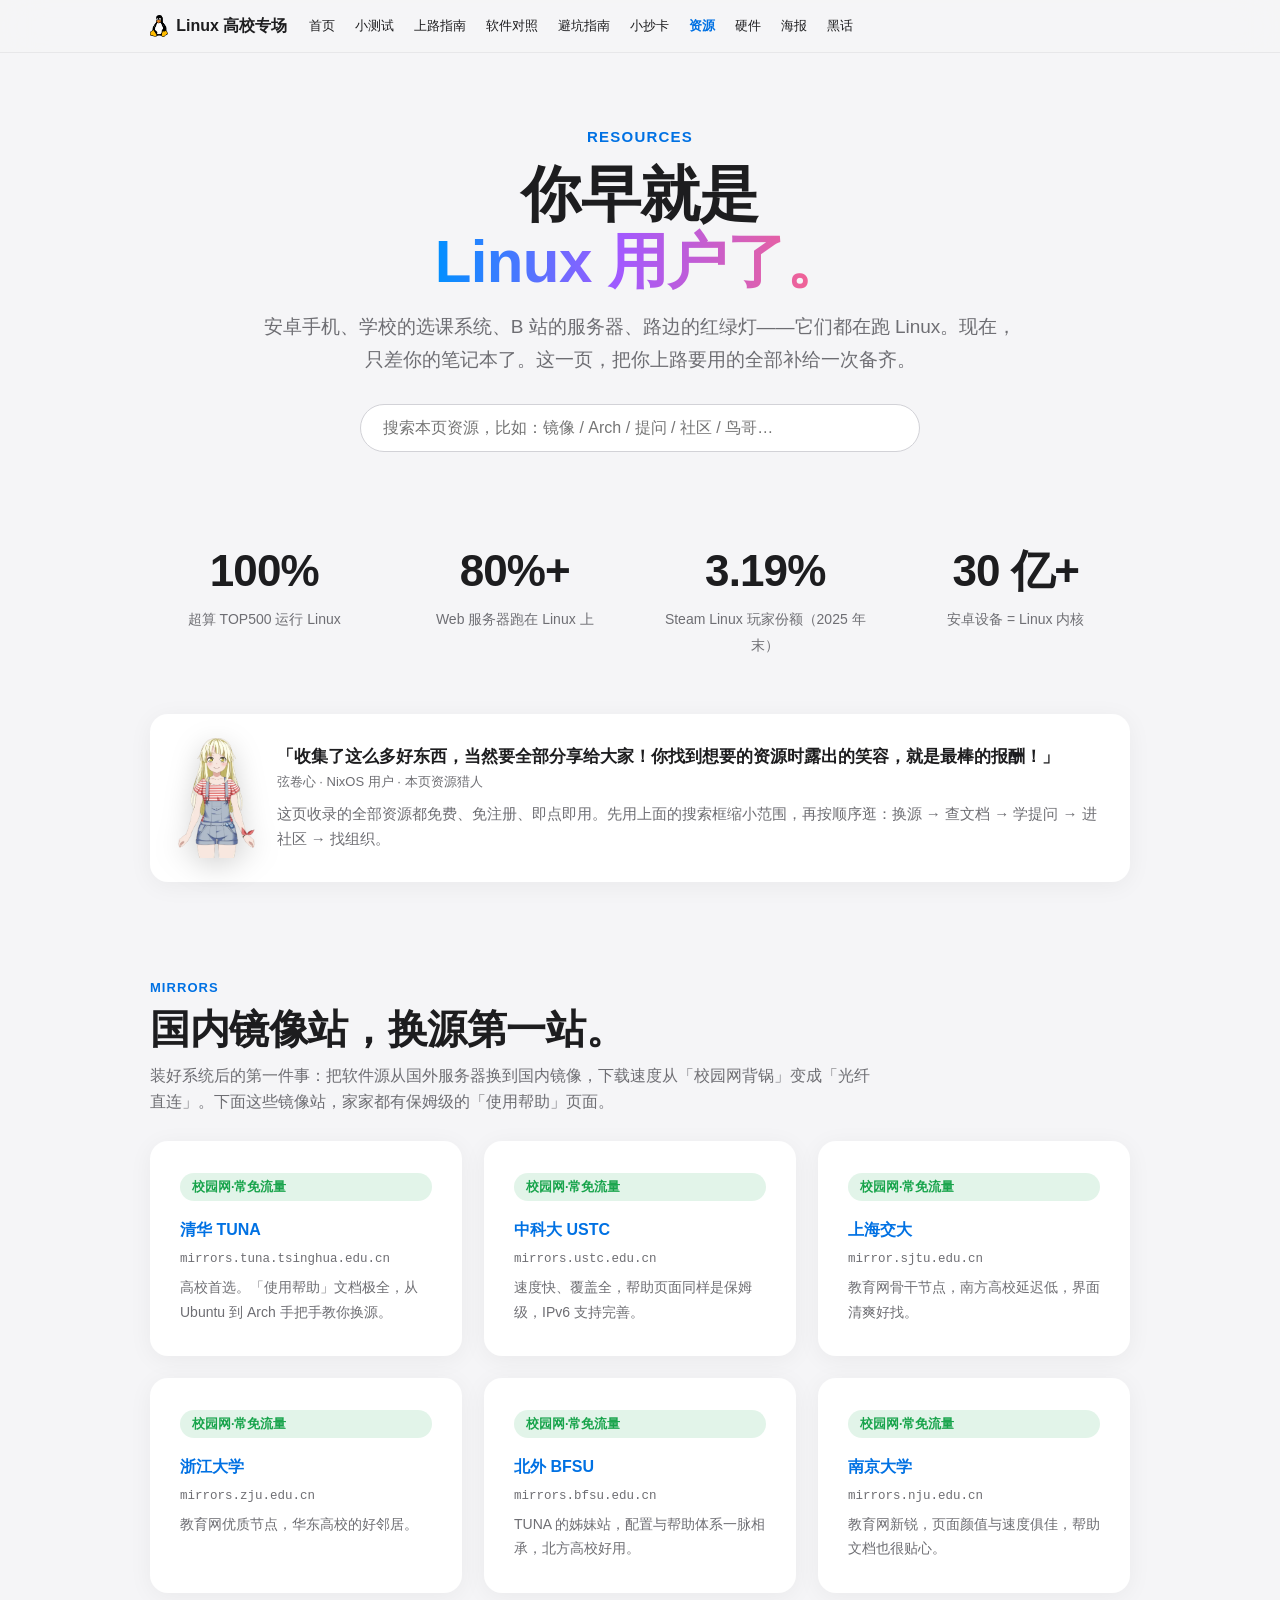
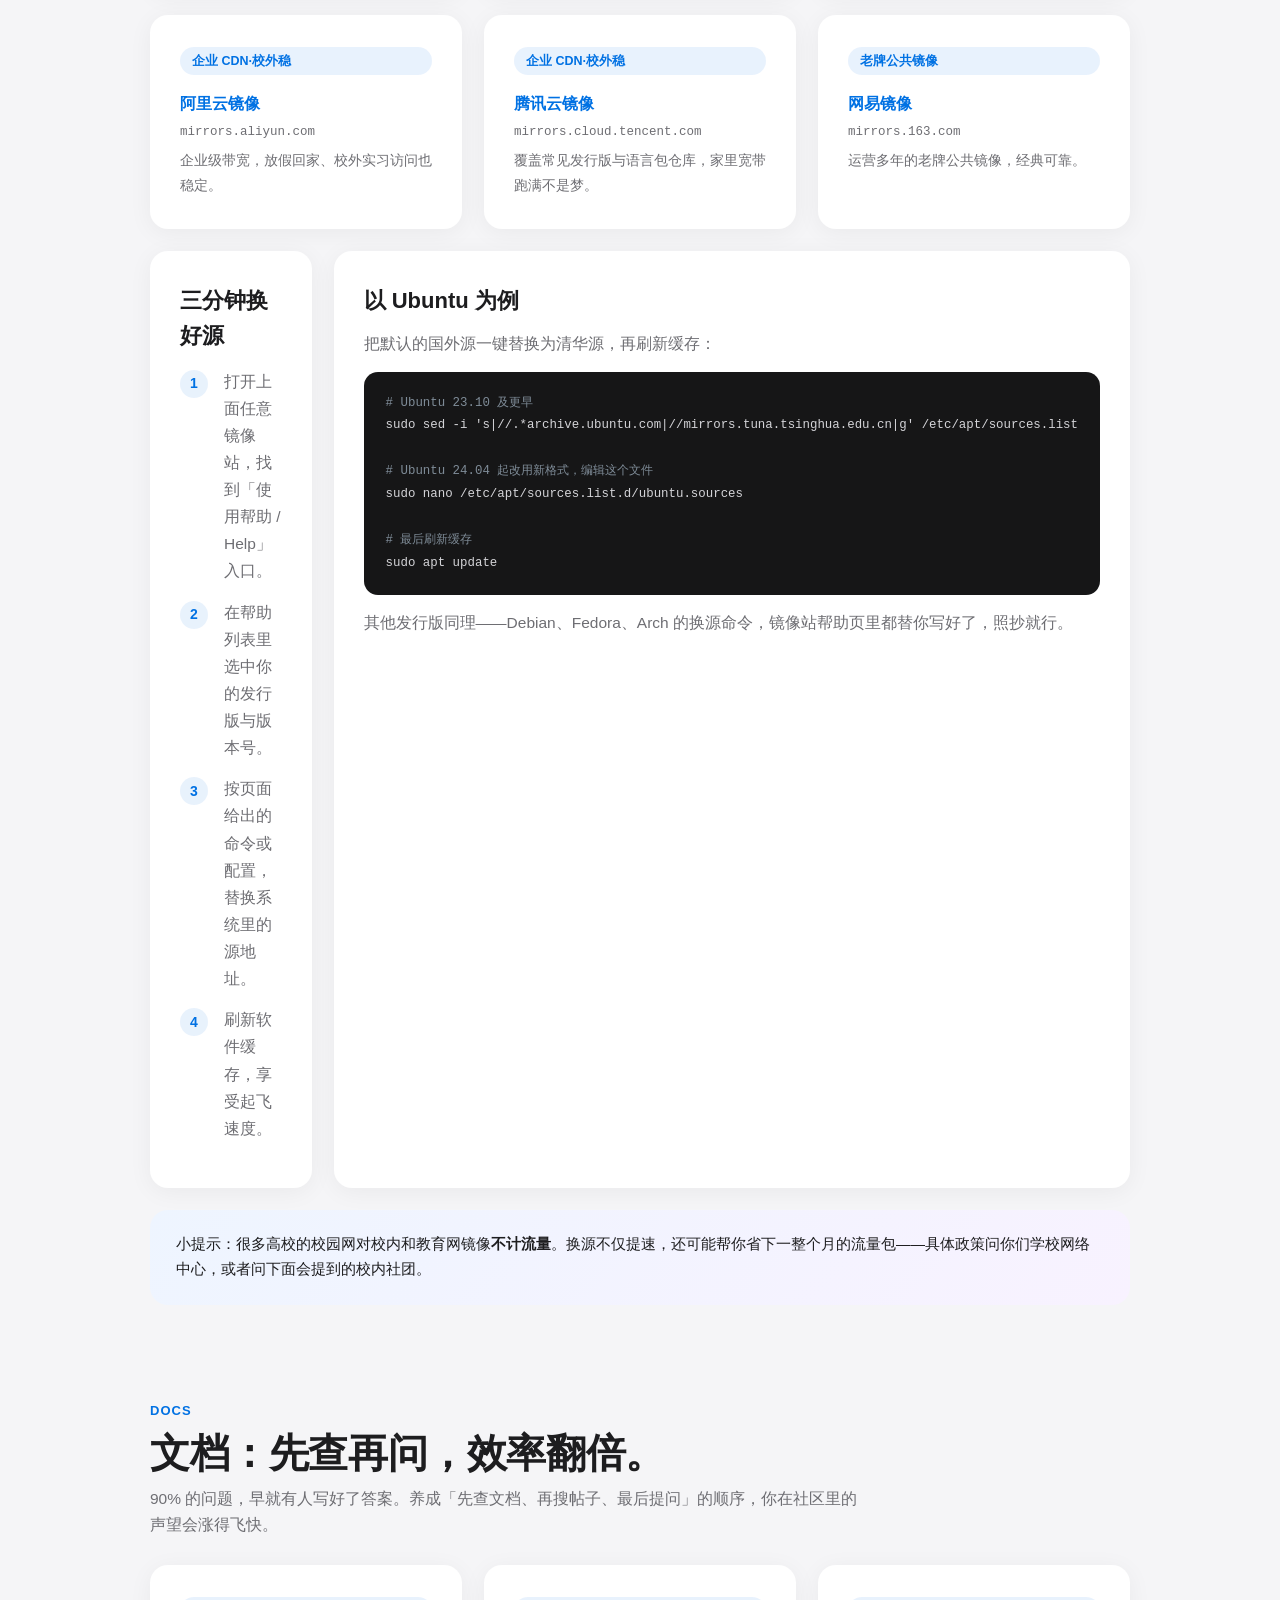
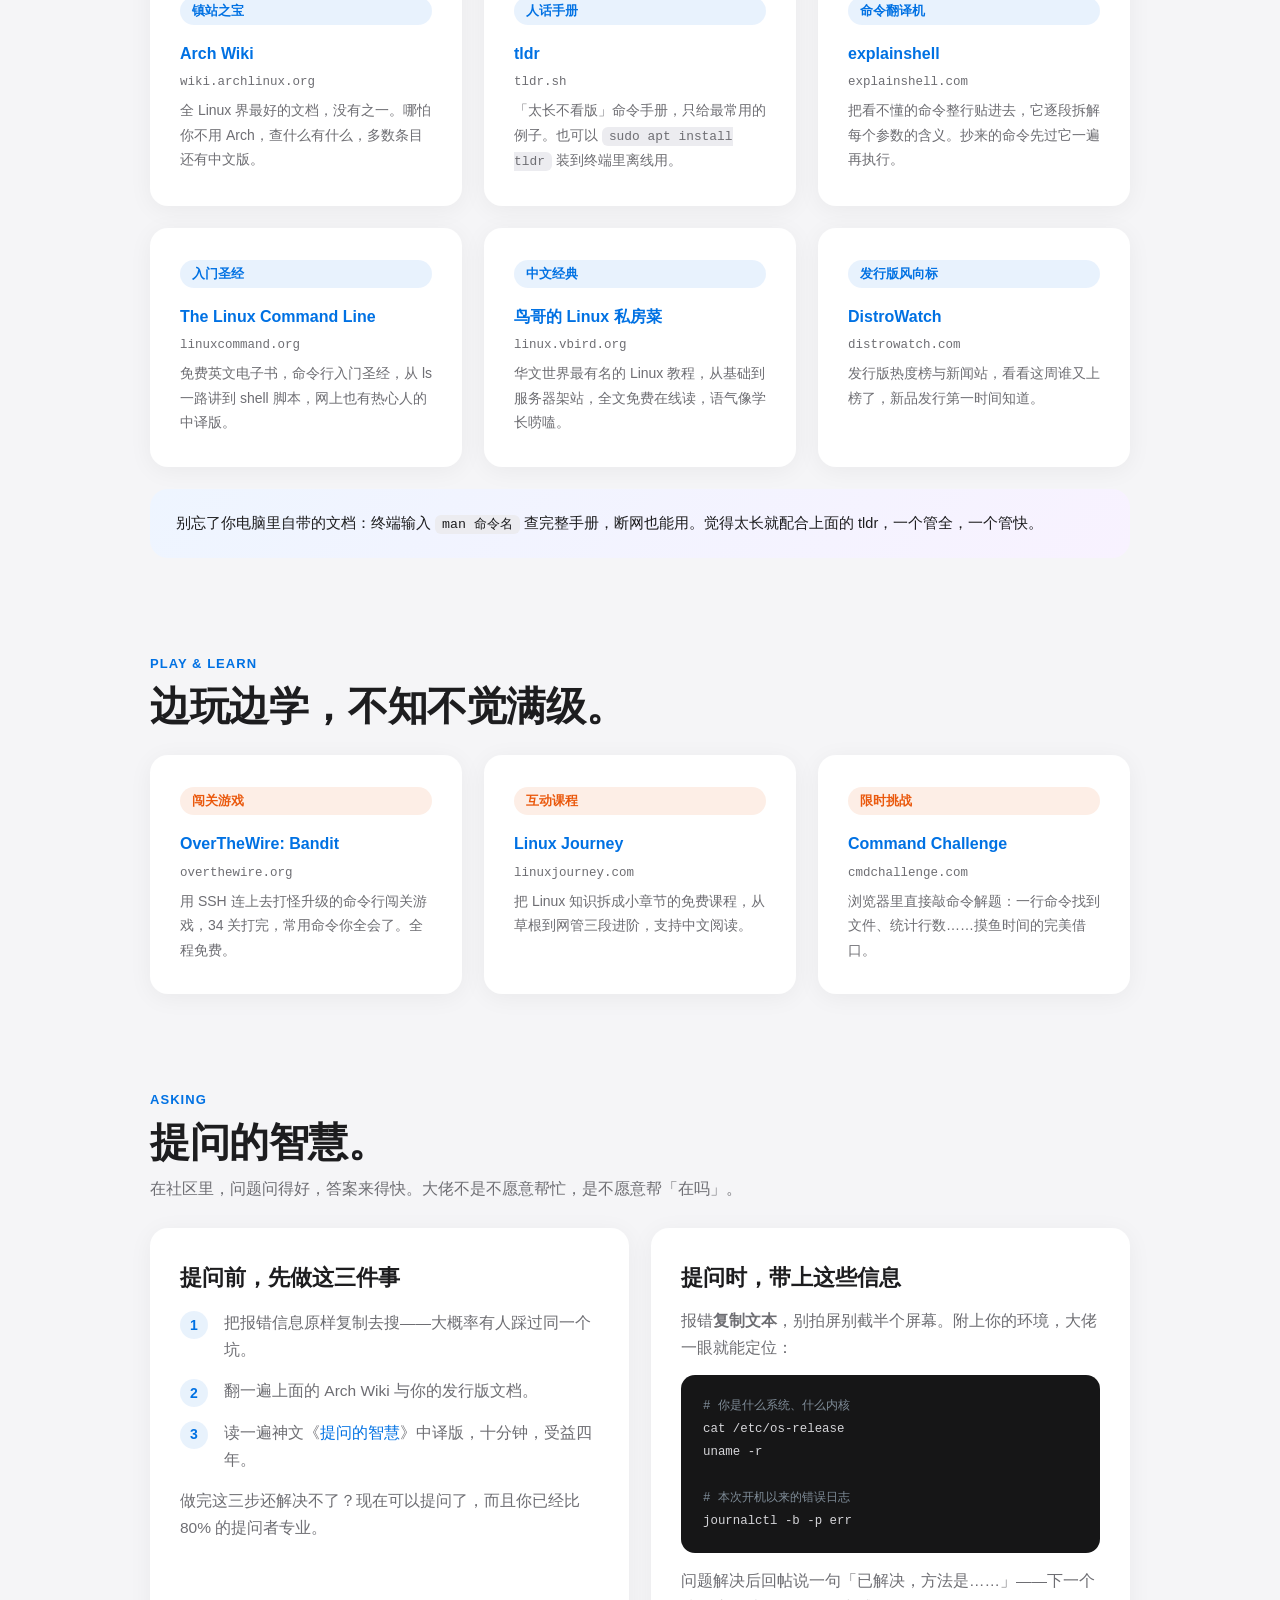
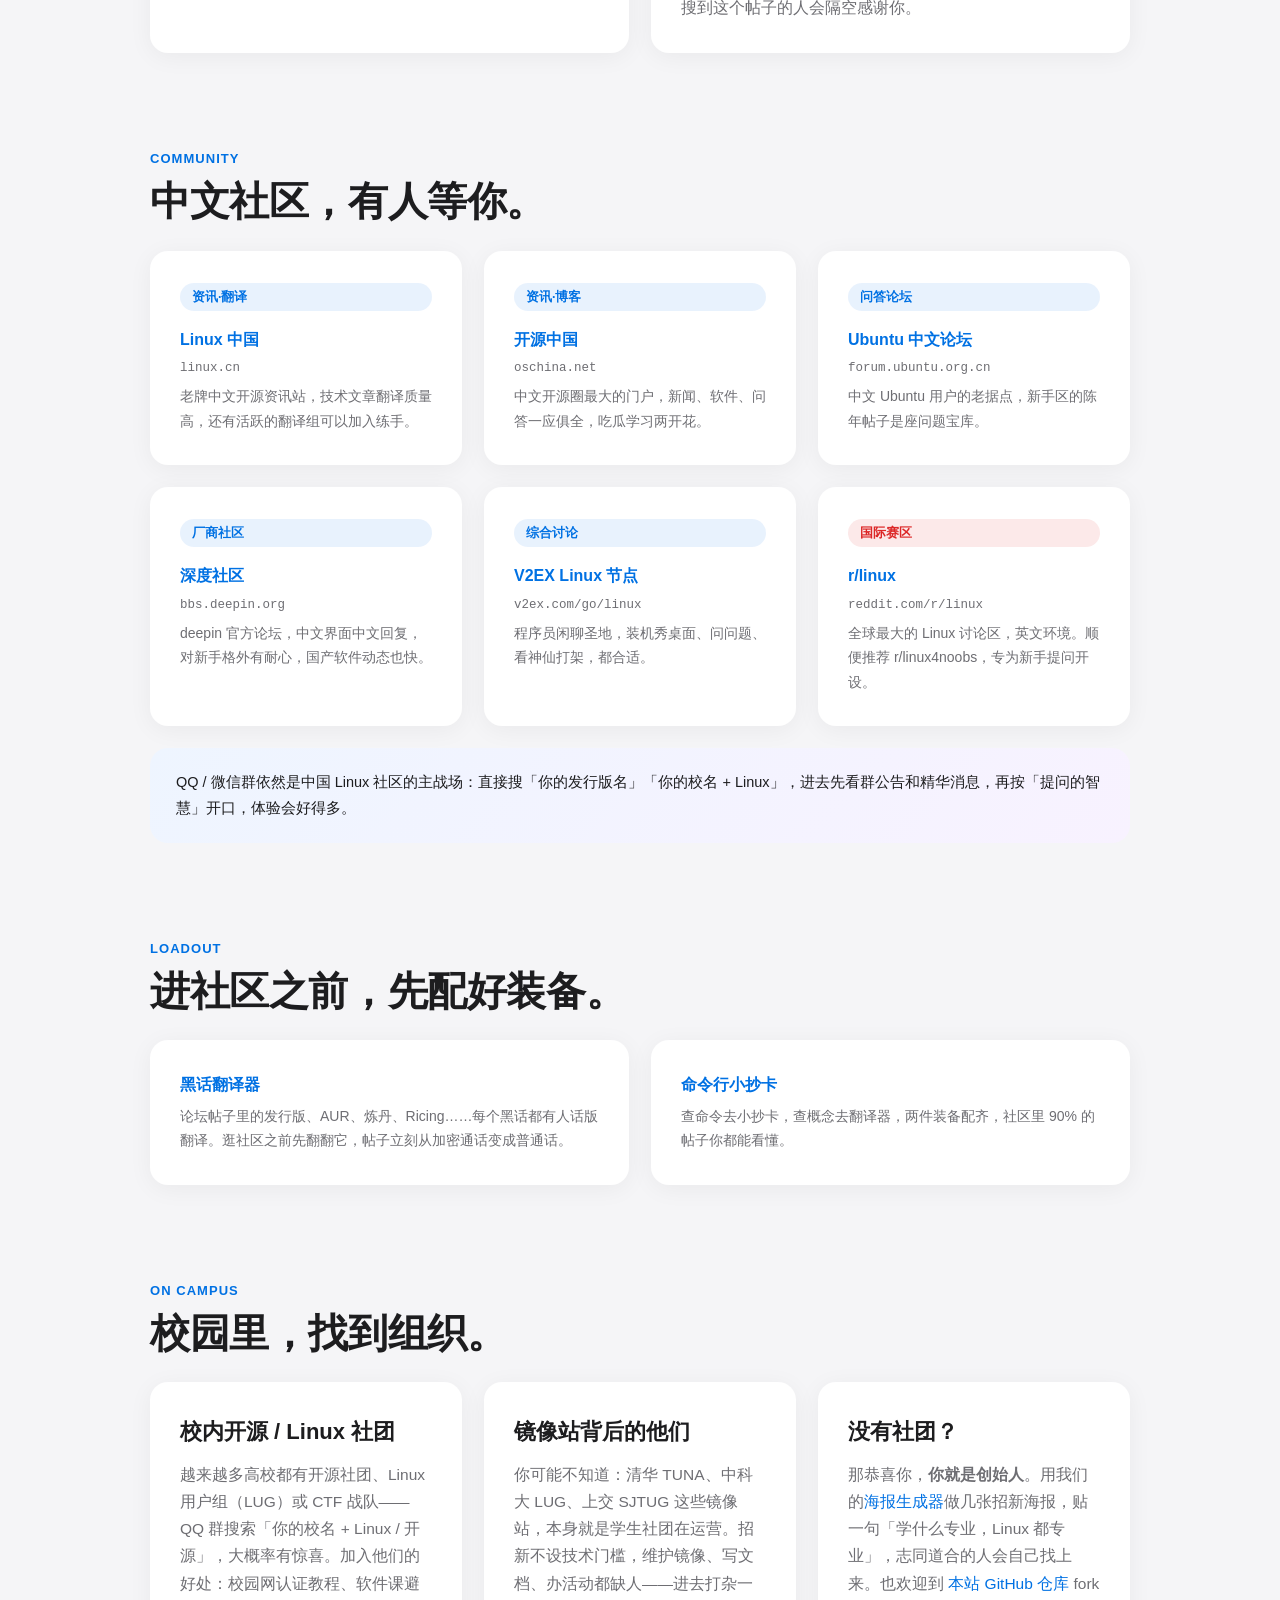
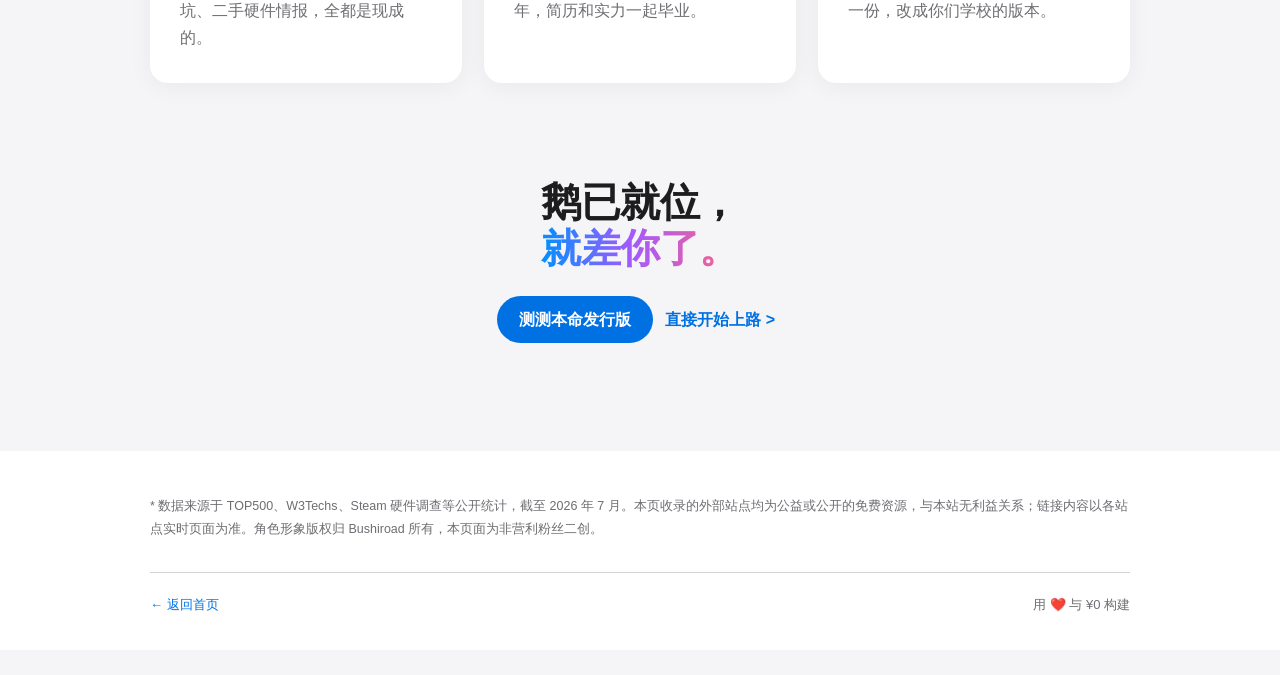
<file: resources.html>
<!DOCTYPE html>
<html lang="zh-CN">
<head>
<meta charset="UTF-8">
<meta name="viewport" content="width=device-width, initial-scale=1.0">
<title>资源与社区 - 你早就是 Linux 用户了</title>
<meta name="description" content="Linux 新生资源合集：国内镜像站与三分钟换源教程、官方文档、边玩边学、提问的智慧、中文社区与高校开源社团。">
<meta property="og:title" content="资源与社区 - 你早就是 Linux 用户了">
<meta property="og:description" content="Linux 新生资源合集：国内镜像站与三分钟换源教程、官方文档、边玩边学、提问的智慧、中文社区与高校开源社团。">
<meta property="og:image" content="https://linuxedu.space/img/tux.png">
<link rel="icon" href="data:image/svg+xml,<svg xmlns='http://www.w3.org/2000/svg' viewBox='0 0 100 100'><text y='.9em' font-size='90'>🐧</text></svg>">
<link rel="stylesheet" href="assets/site.css">
<style>
.sec-kicker{font-size:13px;font-weight:700;letter-spacing:.08em;color:var(--blue);text-transform:uppercase;margin-bottom:8px;}
.sec-sub{font-size:15.5px;color:var(--text-2);margin-top:10px;max-width:720px;line-height:1.7;}
.dom{font-family:"SF Mono",ui-monospace,Menlo,Consolas,monospace;font-size:12.5px;color:var(--text-2);}
.r-hide{display:none !important;}
#noresult{display:none;text-align:center;color:var(--text-2);font-size:15px;padding:34px 20px;background:#fff;border-radius:var(--radius);box-shadow:0 4px 24px rgba(0,0,0,.05);}
.steps{counter-reset:st;list-style:none;padding-left:0 !important;margin-top:14px !important;}
.steps li{counter-increment:st;position:relative;padding-left:44px;margin-bottom:14px;}
.steps li::before{content:counter(st);position:absolute;left:0;top:2px;width:28px;height:28px;border-radius:50%;background:rgba(0,113,227,.09);color:var(--blue);font-size:14px;font-weight:700;display:flex;align-items:center;justify-content:center;}
.tipcard{margin-top:22px;background:linear-gradient(135deg,#eef5ff,#f8f2ff);border-radius:var(--radius);padding:22px 26px;font-size:14.5px;color:var(--text);line-height:1.75;}
</style>
</head>
<body>

<nav class="topnav"><div class="topnav-in">
  <div class="logo"><a href="index"><img src="img/tux.png" alt="">Linux 高校专场</a></div>
  <div class="links">
    <a href="index">首页</a>
    <a href="quiz">小测试</a>
    <a href="guide">上路指南</a>
    <a href="apps">软件对照</a>
    <a href="honest">避坑指南</a>
    <a href="cheatsheet">小抄卡</a>
    <a href="resources" class="on">资源</a>
    <a href="hardware">硬件</a>
    <a href="poster">海报</a>
    <a href="jargon">黑话</a>
  </div>
</div></nav>

<header class="page-hero">
  <div class="wrap">
    <p class="kicker">Resources</p>
    <h1>你早就是<br><span class="grad-text">Linux 用户了。</span></h1>
    <p class="lead">安卓手机、学校的选课系统、B 站的服务器、路边的红绿灯——它们都在跑 Linux。现在，只差你的笔记本了。这一页，把你上路要用的全部补给一次备齐。</p>
    <div style="margin-top:28px;"><input class="cmd-search" id="search" type="search" placeholder="搜索本页资源，比如：镜像 / Arch / 提问 / 社区 / 鸟哥…"></div>
  </div>
</header>

<section class="sec"><div class="wrap">
  <div class="stats rv">
    <div class="stat"><b>100%</b><span>超算 TOP500 运行 Linux</span></div>
    <div class="stat"><b>80%+</b><span>Web 服务器跑在 Linux 上</span></div>
    <div class="stat"><b>3.19%</b><span>Steam Linux 玩家份额（2025 年末）</span></div>
    <div class="stat"><b>30 亿+</b><span>安卓设备 = Linux 内核</span></div>
  </div>
</div></section>

<section class="sec" style="padding-top:8px;"><div class="wrap">
  <div class="host rv">
    <img loading="lazy" decoding="async" src="img/char/kokoro.webp" alt="弦卷心">
    <div>
      <div class="q">「收集了这么多好东西，当然要全部分享给大家！你找到想要的资源时露出的笑容，就是最棒的报酬！」</div>
      <div class="who">弦卷心 · NixOS 用户 · 本页资源猎人</div>
      <p>这页收录的全部资源都免费、免注册、即点即用。先用上面的搜索框缩小范围，再按顺序逛：换源 → 查文档 → 学提问 → 进社区 → 找组织。</p>
    </div>
  </div>
</div></section>

<div class="wrap"><div id="noresult">没有找到匹配的资源……换个关键词试试？比如「镜像」「文档」或「社区」。</div></div>

<section class="sec" data-g><div class="wrap">
  <p class="sec-kicker rv">Mirrors</p>
  <h2 class="rv">国内镜像站，换源第一站。</h2>
  <p class="sec-sub rv">装好系统后的第一件事：把软件源从国外服务器换到国内镜像，下载速度从「校园网背锅」变成「光纤直连」。下面这些镜像站，家家都有保姆级的「使用帮助」页面。</p>
  <div class="grid3" style="margin-top:26px;">
    <div class="card rv linkcard rcard" data-k="清华 tuna 镜像 mirror 校园网 教育网"><span class="pill green">校园网·常免流量</span><a href="https://mirrors.tuna.tsinghua.edu.cn" target="_blank" rel="noopener">清华 TUNA</a><span class="dom">mirrors.tuna.tsinghua.edu.cn</span><p>高校首选。「使用帮助」文档极全，从 Ubuntu 到 Arch 手把手教你换源。</p></div>
    <div class="card rv linkcard rcard" data-k="中科大 ustc 镜像 mirror 校园网 教育网"><span class="pill green">校园网·常免流量</span><a href="https://mirrors.ustc.edu.cn" target="_blank" rel="noopener">中科大 USTC</a><span class="dom">mirrors.ustc.edu.cn</span><p>速度快、覆盖全，帮助页面同样是保姆级，IPv6 支持完善。</p></div>
    <div class="card rv linkcard rcard" data-k="上海交大 sjtu 镜像 mirror 校园网 教育网"><span class="pill green">校园网·常免流量</span><a href="https://mirror.sjtu.edu.cn" target="_blank" rel="noopener">上海交大</a><span class="dom">mirror.sjtu.edu.cn</span><p>教育网骨干节点，南方高校延迟低，界面清爽好找。</p></div>
    <div class="card rv linkcard rcard" data-k="浙江大学 zju 镜像 mirror 校园网 教育网"><span class="pill green">校园网·常免流量</span><a href="https://mirrors.zju.edu.cn" target="_blank" rel="noopener">浙江大学</a><span class="dom">mirrors.zju.edu.cn</span><p>教育网优质节点，华东高校的好邻居。</p></div>
    <div class="card rv linkcard rcard" data-k="北京外国语大学 bfsu 北外 镜像 mirror 校园网 教育网"><span class="pill green">校园网·常免流量</span><a href="https://mirrors.bfsu.edu.cn" target="_blank" rel="noopener">北外 BFSU</a><span class="dom">mirrors.bfsu.edu.cn</span><p>TUNA 的姊妹站，配置与帮助体系一脉相承，北方高校好用。</p></div>
    <div class="card rv linkcard rcard" data-k="南京大学 nju 镜像 mirror 校园网 教育网"><span class="pill green">校园网·常免流量</span><a href="https://mirrors.nju.edu.cn" target="_blank" rel="noopener">南京大学</a><span class="dom">mirrors.nju.edu.cn</span><p>教育网新锐，页面颜值与速度俱佳，帮助文档也很贴心。</p></div>
    <div class="card rv linkcard rcard" data-k="阿里云 aliyun 镜像 mirror 企业 cdn 校外"><span class="pill">企业 CDN·校外稳</span><a href="https://mirrors.aliyun.com" target="_blank" rel="noopener">阿里云镜像</a><span class="dom">mirrors.aliyun.com</span><p>企业级带宽，放假回家、校外实习访问也稳定。</p></div>
    <div class="card rv linkcard rcard" data-k="腾讯云 tencent 镜像 mirror 企业 cdn 校外"><span class="pill">企业 CDN·校外稳</span><a href="https://mirrors.cloud.tencent.com" target="_blank" rel="noopener">腾讯云镜像</a><span class="dom">mirrors.cloud.tencent.com</span><p>覆盖常见发行版与语言包仓库，家里宽带跑满不是梦。</p></div>
    <div class="card rv linkcard rcard" data-k="网易 163 镜像 mirror 老牌 校外"><span class="pill">老牌公共镜像</span><a href="https://mirrors.163.com" target="_blank" rel="noopener">网易镜像</a><span class="dom">mirrors.163.com</span><p>运营多年的老牌公共镜像，经典可靠。</p></div>
  </div>

  <div class="grid2" style="margin-top:22px;">
    <div class="card rv">
      <h3>三分钟换好源</h3>
      <ol class="steps">
        <li>打开上面任意镜像站，找到「使用帮助 / Help」入口。</li>
        <li>在帮助列表里选中你的发行版与版本号。</li>
        <li>按页面给出的命令或配置，替换系统里的源地址。</li>
        <li>刷新软件缓存，享受起飞速度。</li>
      </ol>
    </div>
    <div class="card rv">
      <h3>以 Ubuntu 为例</h3>
      <p>把默认的国外源一键替换为清华源，再刷新缓存：</p>
      <pre><code><span class="cm"># Ubuntu 23.10 及更早</span>
sudo sed -i 's|//.*archive.ubuntu.com|//mirrors.tuna.tsinghua.edu.cn|g' /etc/apt/sources.list

<span class="cm"># Ubuntu 24.04 起改用新格式，编辑这个文件</span>
sudo nano /etc/apt/sources.list.d/ubuntu.sources

<span class="cm"># 最后刷新缓存</span>
sudo apt update</code></pre>
      <p>其他发行版同理——Debian、Fedora、Arch 的换源命令，镜像站帮助页里都替你写好了，照抄就行。</p>
    </div>
  </div>
  <div class="tipcard rv">小提示：很多高校的校园网对校内和教育网镜像<b>不计流量</b>。换源不仅提速，还可能帮你省下一整个月的流量包——具体政策问你们学校网络中心，或者问下面会提到的校内社团。</div>
</div></section>

<section class="sec" data-g><div class="wrap">
  <p class="sec-kicker rv">Docs</p>
  <h2 class="rv">文档：先查再问，效率翻倍。</h2>
  <p class="sec-sub rv">90% 的问题，早就有人写好了答案。养成「先查文档、再搜帖子、最后提问」的顺序，你在社区里的声望会涨得飞快。</p>
  <div class="grid3" style="margin-top:26px;">
    <div class="card rv linkcard rcard" data-k="arch wiki 文档 百科 查询"><span class="pill">镇站之宝</span><a href="https://wiki.archlinux.org" target="_blank" rel="noopener">Arch Wiki</a><span class="dom">wiki.archlinux.org</span><p>全 Linux 界最好的文档，没有之一。哪怕你不用 Arch，查什么有什么，多数条目还有中文版。</p></div>
    <div class="card rv linkcard rcard" data-k="tldr 命令 手册 人话 例子"><span class="pill">人话手册</span><a href="https://tldr.sh" target="_blank" rel="noopener">tldr</a><span class="dom">tldr.sh</span><p>「太长不看版」命令手册，只给最常用的例子。也可以 <code>sudo apt install tldr</code> 装到终端里离线用。</p></div>
    <div class="card rv linkcard rcard" data-k="explainshell 命令 解释 拆解 查询"><span class="pill">命令翻译机</span><a href="https://explainshell.com" target="_blank" rel="noopener">explainshell</a><span class="dom">explainshell.com</span><p>把看不懂的命令整行贴进去，它逐段拆解每个参数的含义。抄来的命令先过它一遍再执行。</p></div>
    <div class="card rv linkcard rcard" data-k="linux command line tlcl 电子书 命令行 入门"><span class="pill">入门圣经</span><a href="https://linuxcommand.org" target="_blank" rel="noopener">The Linux Command Line</a><span class="dom">linuxcommand.org</span><p>免费英文电子书，命令行入门圣经，从 ls 一路讲到 shell 脚本，网上也有热心人的中译版。</p></div>
    <div class="card rv linkcard rcard" data-k="鸟哥 私房菜 中文 教程 入门 电子书"><span class="pill">中文经典</span><a href="https://linux.vbird.org" target="_blank" rel="noopener">鸟哥的 Linux 私房菜</a><span class="dom">linux.vbird.org</span><p>华文世界最有名的 Linux 教程，从基础到服务器架站，全文免费在线读，语气像学长唠嗑。</p></div>
    <div class="card rv linkcard rcard" data-k="distrowatch 发行版 排行 风向标"><span class="pill">发行版风向标</span><a href="https://distrowatch.com" target="_blank" rel="noopener">DistroWatch</a><span class="dom">distrowatch.com</span><p>发行版热度榜与新闻站，看看这周谁又上榜了，新品发行第一时间知道。</p></div>
  </div>
  <div class="tipcard rv">别忘了你电脑里自带的文档：终端输入 <code>man 命令名</code> 查完整手册，断网也能用。觉得太长就配合上面的 tldr，一个管全，一个管快。</div>
</div></section>

<section class="sec" data-g><div class="wrap">
  <p class="sec-kicker rv">Play &amp; Learn</p>
  <h2 class="rv">边玩边学，不知不觉满级。</h2>
  <div class="grid3" style="margin-top:26px;">
    <div class="card rv linkcard rcard" data-k="overthewire bandit 游戏 闯关 命令行 练习 ssh"><span class="pill orange">闯关游戏</span><a href="https://overthewire.org/wargames/bandit/" target="_blank" rel="noopener">OverTheWire: Bandit</a><span class="dom">overthewire.org</span><p>用 SSH 连上去打怪升级的命令行闯关游戏，34 关打完，常用命令你全会了。全程免费。</p></div>
    <div class="card rv linkcard rcard" data-k="linux journey 教程 学习 中文 课程"><span class="pill orange">互动课程</span><a href="https://linuxjourney.com" target="_blank" rel="noopener">Linux Journey</a><span class="dom">linuxjourney.com</span><p>把 Linux 知识拆成小章节的免费课程，从草根到网管三段进阶，支持中文阅读。</p></div>
    <div class="card rv linkcard rcard" data-k="cmdchallenge 挑战 命令行 练习 游戏"><span class="pill orange">限时挑战</span><a href="https://cmdchallenge.com" target="_blank" rel="noopener">Command Challenge</a><span class="dom">cmdchallenge.com</span><p>浏览器里直接敲命令解题：一行命令找到文件、统计行数……摸鱼时间的完美借口。</p></div>
  </div>
</div></section>

<section class="sec" data-g><div class="wrap">
  <p class="sec-kicker rv">Asking</p>
  <h2 class="rv">提问的智慧。</h2>
  <p class="sec-sub rv">在社区里，问题问得好，答案来得快。大佬不是不愿意帮忙，是不愿意帮「在吗」。</p>
  <div class="grid2" style="margin-top:26px;">
    <div class="card rv rcard" data-k="提问 智慧 搜索 礼仪 社区 求助">
      <h3>提问前，先做这三件事</h3>
      <ol class="steps">
        <li>把报错信息原样复制去搜——大概率有人踩过同一个坑。</li>
        <li>翻一遍上面的 Arch Wiki 与你的发行版文档。</li>
        <li>读一遍神文《<a href="https://github.com/ryanhanwu/How-To-Ask-Questions-The-Smart-Way" target="_blank" rel="noopener">提问的智慧</a>》中译版，十分钟，受益四年。</li>
      </ol>
      <p>做完这三步还解决不了？现在可以提问了，而且你已经比 80% 的提问者专业。</p>
    </div>
    <div class="card rv rcard" data-k="提问 报错 日志 环境 信息 社区 求助">
      <h3>提问时，带上这些信息</h3>
      <p>报错<b>复制文本</b>，别拍屏别截半个屏幕。附上你的环境，大佬一眼就能定位：</p>
      <pre><code><span class="cm"># 你是什么系统、什么内核</span>
cat /etc/os-release
uname -r

<span class="cm"># 本次开机以来的错误日志</span>
journalctl -b -p err</code></pre>
      <p>问题解决后回帖说一句「已解决，方法是……」——下一个搜到这个帖子的人会隔空感谢你。</p>
    </div>
  </div>
</div></section>

<section class="sec" data-g><div class="wrap">
  <p class="sec-kicker rv">Community</p>
  <h2 class="rv">中文社区，有人等你。</h2>
  <div class="grid3" style="margin-top:26px;">
    <div class="card rv linkcard rcard" data-k="linux 中国 linux.cn 资讯 翻译 社区"><span class="pill">资讯·翻译</span><a href="https://linux.cn" target="_blank" rel="noopener">Linux 中国</a><span class="dom">linux.cn</span><p>老牌中文开源资讯站，技术文章翻译质量高，还有活跃的翻译组可以加入练手。</p></div>
    <div class="card rv linkcard rcard" data-k="开源中国 oschina 资讯 社区 博客"><span class="pill">资讯·博客</span><a href="https://www.oschina.net" target="_blank" rel="noopener">开源中国</a><span class="dom">oschina.net</span><p>中文开源圈最大的门户，新闻、软件、问答一应俱全，吃瓜学习两开花。</p></div>
    <div class="card rv linkcard rcard" data-k="ubuntu 中文论坛 forum 求助 问答"><span class="pill">问答论坛</span><a href="https://forum.ubuntu.org.cn" target="_blank" rel="noopener">Ubuntu 中文论坛</a><span class="dom">forum.ubuntu.org.cn</span><p>中文 Ubuntu 用户的老据点，新手区的陈年帖子是座问题宝库。</p></div>
    <div class="card rv linkcard rcard" data-k="深度 deepin 论坛 社区 中文 求助"><span class="pill">厂商社区</span><a href="https://bbs.deepin.org" target="_blank" rel="noopener">深度社区</a><span class="dom">bbs.deepin.org</span><p>deepin 官方论坛，中文界面中文回复，对新手格外有耐心，国产软件动态也快。</p></div>
    <div class="card rv linkcard rcard" data-k="v2ex 节点 讨论 程序员 社区"><span class="pill">综合讨论</span><a href="https://www.v2ex.com/go/linux" target="_blank" rel="noopener">V2EX Linux 节点</a><span class="dom">v2ex.com/go/linux</span><p>程序员闲聊圣地，装机秀桌面、问问题、看神仙打架，都合适。</p></div>
    <div class="card rv linkcard rcard" data-k="reddit r/linux 英文 国际 社区 讨论"><span class="pill red">国际赛区</span><a href="https://www.reddit.com/r/linux/" target="_blank" rel="noopener">r/linux</a><span class="dom">reddit.com/r/linux</span><p>全球最大的 Linux 讨论区，英文环境。顺便推荐 r/linux4noobs，专为新手提问开设。</p></div>
  </div>
  <div class="tipcard rv">QQ / 微信群依然是中国 Linux 社区的主战场：直接搜「你的发行版名」「你的校名 + Linux」，进去先看群公告和精华消息，再按「提问的智慧」开口，体验会好得多。</div>
</div></section>

<section class="sec"><div class="wrap">
  <p class="sec-kicker rv">Loadout</p>
  <h2 class="rv">进社区之前，先配好装备。</h2>
  <div class="grid2" style="margin-top:26px;">
    <div class="card rv linkcard"><a href="jargon">黑话翻译器</a><p>论坛帖子里的发行版、AUR、炼丹、Ricing……每个黑话都有人话版翻译。逛社区之前先翻翻它，帖子立刻从加密通话变成普通话。</p></div>
    <div class="card rv linkcard"><a href="cheatsheet">命令行小抄卡</a><p>查命令去小抄卡，查概念去翻译器，两件装备配齐，社区里 90% 的帖子你都能看懂。</p></div>
  </div>
</div></section>

<section class="sec"><div class="wrap">
  <p class="sec-kicker rv">On Campus</p>
  <h2 class="rv">校园里，找到组织。</h2>
  <div class="grid3" style="margin-top:26px;">
    <div class="card rv">
      <h3>校内开源 / Linux 社团</h3>
      <p>越来越多高校都有开源社团、Linux 用户组（LUG）或 CTF 战队——QQ 群搜索「你的校名 + Linux / 开源」，大概率有惊喜。加入他们的好处：校园网认证教程、软件课避坑、二手硬件情报，全都是现成的。</p>
    </div>
    <div class="card rv">
      <h3>镜像站背后的他们</h3>
      <p>你可能不知道：清华 TUNA、中科大 LUG、上交 SJTUG 这些镜像站，本身就是学生社团在运营。招新不设技术门槛，维护镜像、写文档、办活动都缺人——进去打杂一年，简历和实力一起毕业。</p>
    </div>
    <div class="card rv">
      <h3>没有社团？</h3>
      <p>那恭喜你，<b>你就是创始人</b>。用我们的<a href="poster">海报生成器</a>做几张招新海报，贴一句「学什么专业，Linux 都专业」，志同道合的人会自己找上来。也欢迎到 <a href="https://github.com/Huanuyn1/Linuxedu.space" target="_blank" rel="noopener">本站 GitHub 仓库</a> fork 一份，改成你们学校的版本。</p>
    </div>
  </div>
</div></section>

<section class="sec center"><div class="wrap">
  <h2 class="rv">鹅已就位，<br><span class="grad-text">就差你了。</span></h2>
  <div style="margin-top:24px;" class="rv">
    <a class="btn" href="quiz">测测本命发行版</a>
    <a class="btn-ghost" href="guide">直接开始上路 &gt;</a>
  </div>
</div></section>

<footer><div class="wrap">
  <div class="legal">* 数据来源于 TOP500、W3Techs、Steam 硬件调查等公开统计，截至 2026 年 7 月。本页收录的外部站点均为公益或公开的免费资源，与本站无利益关系；链接内容以各站点实时页面为准。角色形象版权归 Bushiroad 所有，本页面为非营利粉丝二创。</div>
  <div class="footer-bar"><span><a href="index">← 返回首页</a></span><span>用 ❤️ 与 ¥0 构建</span></div>
</div></footer>

<script>
const io = new IntersectionObserver(es => {
  es.forEach(e => { if (e.isIntersecting) { e.target.classList.add('in'); io.unobserve(e.target); } });
}, { threshold: 0.1 });
document.querySelectorAll('.rv').forEach(el => io.observe(el));

// 全页资源搜索：筛选带 data-k 的卡片，隐藏空掉的分区
const search = document.getElementById('search');
const cards = document.querySelectorAll('.rcard');
const groups = document.querySelectorAll('[data-g]');
const noresult = document.getElementById('noresult');
search.addEventListener('input', () => {
  const q = search.value.trim().toLowerCase();
  let shown = 0;
  cards.forEach(c => {
    const hit = !q || (c.dataset.k + ' ' + c.textContent).toLowerCase().includes(q);
    c.classList.toggle('r-hide', !hit);
    if (hit) shown++;
  });
  groups.forEach(g => {
    const any = g.querySelectorAll('.rcard:not(.r-hide)').length > 0;
    g.classList.toggle('r-hide', !any);
  });
  noresult.style.display = shown ? 'none' : 'block';
});
</script>
</body>
</html>
</file>
<file: assets/site.css>
/* 共享样式：Linux 高校专场子页面 */
:root{
  --bg:#f5f5f7;
  --text:#1d1d1f;
  --text-2:#6e6e73;
  --blue:#0071e3;
  --radius:18px;
  --maxw:1024px;
  --grad:linear-gradient(90deg,#0090ff 0%,#a259ff 45%,#ff6482 100%);
}
*{margin:0;padding:0;box-sizing:border-box;}
html{scroll-behavior:smooth;}
body{
  font-family:-apple-system,BlinkMacSystemFont,"SF Pro SC","PingFang SC","Noto Sans SC","Microsoft YaHei",sans-serif;
  background:var(--bg);color:var(--text);
  -webkit-font-smoothing:antialiased;line-height:1.6;
}
a{color:var(--blue);text-decoration:none;}
a:hover{text-decoration:underline;}
img{max-width:100%;-webkit-user-drag:none;user-select:none;}
.wrap{max-width:var(--maxw);margin:0 auto;padding:0 22px;}
h1{font-size:clamp(34px,5.6vw,60px);font-weight:700;line-height:1.12;letter-spacing:-.01em;}
h2{font-size:clamp(26px,3.8vw,40px);font-weight:700;line-height:1.16;letter-spacing:-.01em;}
h3{font-size:22px;font-weight:700;}
.grad-text{background:var(--grad);-webkit-background-clip:text;background-clip:text;color:transparent;}
.lead{font-size:clamp(16px,2vw,19px);color:var(--text-2);max-width:760px;margin:16px auto 0;line-height:1.7;font-weight:500;}
.center{text-align:center;}
/* top nav */
.topnav{position:sticky;top:0;z-index:100;background:rgba(245,245,247,.78);backdrop-filter:saturate(180%) blur(20px);-webkit-backdrop-filter:saturate(180%) blur(20px);border-bottom:1px solid rgba(0,0,0,.06);}
.topnav-in{max-width:var(--maxw);margin:0 auto;padding:0 22px;height:52px;display:flex;align-items:center;gap:22px;}
.topnav .logo{font-weight:700;font-size:16px;display:flex;align-items:center;gap:8px;flex:0 0 auto;}
.topnav .logo img{height:22px;}
.topnav .logo a{color:var(--text);display:flex;align-items:center;gap:8px;}
.topnav .logo a:hover{text-decoration:none;}
.topnav .links{display:flex;gap:20px;font-size:13px;overflow-x:auto;scrollbar-width:none;white-space:nowrap;}
.topnav .links::-webkit-scrollbar{display:none;}
.topnav .links a{color:var(--text);flex:0 0 auto;}
.topnav .links a:hover{color:var(--blue);text-decoration:none;}
.topnav .links a.on{color:var(--blue);font-weight:700;}
@media(max-width:760px){.topnav-in{gap:14px;}}
/* page hero */
.page-hero{padding:72px 0 36px;text-align:center;}
.page-hero .kicker{font-size:15px;font-weight:700;letter-spacing:.08em;color:var(--blue);text-transform:uppercase;margin-bottom:12px;}
/* sections & cards */
.sec{padding:48px 0;}
.card{background:#fff;border-radius:var(--radius);padding:32px 30px;box-shadow:0 4px 24px rgba(0,0,0,.05);}
.grid2{display:grid;grid-template-columns:1fr 1fr;gap:22px;}
.grid3{display:grid;grid-template-columns:repeat(3,1fr);gap:22px;}
@media(max-width:860px){.grid2,.grid3{grid-template-columns:1fr;}}
.card h3{margin-bottom:12px;}
.card p,.card li{font-size:15.5px;color:var(--text-2);line-height:1.75;}
.card ul,.card ol{padding-left:22px;margin-top:8px;}
.card li{margin-bottom:6px;}
.pill{display:inline-block;background:rgba(0,113,227,.09);color:var(--blue);font-size:12.5px;font-weight:700;border-radius:980px;padding:4px 12px;margin-bottom:10px;}
.pill.green{background:rgba(22,163,74,.12);color:#16a34a;}
.pill.red{background:rgba(220,38,38,.10);color:#dc2626;}
.pill.orange{background:rgba(234,88,12,.10);color:#ea580c;}
/* prose blocks */
.prose p{font-size:16px;color:var(--text);line-height:1.85;margin-bottom:16px;}
.prose strong{color:var(--text);}
/* tables */
.tbl{width:100%;border-collapse:collapse;background:#fff;border-radius:var(--radius);overflow:hidden;box-shadow:0 4px 24px rgba(0,0,0,.05);font-size:15px;}
.tbl th,.tbl td{padding:14px 18px;text-align:left;border-bottom:1px solid #ececef;vertical-align:top;}
.tbl th{background:#fafafc;font-size:13.5px;color:var(--text-2);font-weight:600;}
.tbl tr:last-child td{border-bottom:none;}
.tbl td:first-child{font-weight:600;white-space:nowrap;}
.tbl-wrap{overflow-x:auto;}
.yes{color:#16a34a;font-weight:700;}
.no{color:#dc2626;font-weight:700;}
.half{color:#ea580c;font-weight:700;}
/* code */
code{font-family:"SF Mono",ui-monospace,Menlo,Consolas,monospace;font-size:.92em;background:#ececf0;border-radius:6px;padding:2px 7px;}
pre{background:#161617;color:#d4d4d8;border-radius:14px;padding:20px 22px;overflow-x:auto;font-family:"SF Mono",ui-monospace,Menlo,Consolas,monospace;font-size:13.5px;line-height:1.7;margin:14px 0;}
pre code{background:none;color:inherit;padding:0;}
pre .cm{color:#7f8c98;}
pre .hl{color:#7ee787;}
/* character host banner */
.host{display:flex;gap:22px;align-items:center;background:#fff;border-radius:var(--radius);padding:24px 28px;box-shadow:0 4px 24px rgba(0,0,0,.05);}
.host img{height:120px;width:auto;flex:0 0 auto;filter:drop-shadow(0 8px 14px rgba(0,0,0,.18));}
.host .who{font-size:13px;color:var(--text-2);margin-top:2px;}
.host p{font-size:15px;color:var(--text-2);margin-top:8px;line-height:1.7;}
.host .q{font-size:16.5px;color:var(--text);font-weight:600;}
@media(max-width:640px){.host img{height:90px;}}
/* footer */
footer{background:#fff;margin-top:60px;}
.legal{padding:44px 0 32px;font-size:12.5px;color:var(--text-2);line-height:1.8;}
.footer-bar{border-top:1px solid #d2d2d7;padding:22px 0 34px;font-size:13px;color:var(--text-2);display:flex;justify-content:space-between;flex-wrap:wrap;gap:12px;}
/* reveal */
.rv{opacity:0;transform:translateY(24px);transition:opacity .65s ease,transform .65s ease;}
.rv.in{opacity:1;transform:none;}
@media (prefers-reduced-motion:reduce){
  html{scroll-behavior:auto;}
  .rv{opacity:1;transform:none;transition:none;}
  *,*::before,*::after{animation-duration:.01ms !important;animation-iteration-count:1 !important;transition-duration:.01ms !important;}
}
/* buttons */
.btn{display:inline-block;background:var(--blue);color:#fff;border-radius:980px;padding:11px 22px;font-size:16px;font-weight:600;transition:background .2s;}
.btn:hover{background:#0077ed;text-decoration:none;}
.btn-ghost{display:inline-block;color:var(--blue);font-size:16px;font-weight:600;padding:11px 8px;}
.btn-ghost:hover{text-decoration:underline;}
/* quiz */
.quiz-card{background:#fff;border-radius:var(--radius);box-shadow:0 4px 24px rgba(0,0,0,.05);padding:36px 32px;max-width:720px;margin:0 auto;}
.q-progress{height:6px;background:#e8e8ed;border-radius:99px;overflow:hidden;margin-bottom:26px;}
.q-progress i{display:block;height:100%;background:var(--grad);border-radius:99px;transition:width .3s;}
.q-num{font-size:13px;color:var(--text-2);margin-bottom:8px;}
.q-title{font-size:22px;font-weight:700;margin-bottom:22px;line-height:1.4;}
.q-opt{display:block;width:100%;text-align:left;background:#f5f5f7;border:2px solid transparent;border-radius:14px;padding:16px 20px;font-size:16px;margin-bottom:12px;cursor:pointer;font-family:inherit;color:var(--text);transition:all .18s;line-height:1.5;}
.q-opt:hover{border-color:var(--blue);background:#fff;transform:translateX(4px);}
.q-result{text-align:center;}
.q-result .char-img{height:260px;width:auto;margin:6px auto 4px;display:block;filter:drop-shadow(0 14px 24px rgba(0,0,0,.2));}
.q-result .d-logo{height:44px;margin:10px auto 6px;display:block;}
.q-result h3{font-size:26px;}
.q-result .who{color:var(--text-2);font-size:14px;margin-top:4px;}
.q-result .quote{background:#f5f5f7;border-radius:14px;padding:18px 22px;font-size:15.5px;line-height:1.75;margin:18px 0;text-align:left;}
.q-result .row{display:flex;gap:14px;justify-content:center;flex-wrap:wrap;margin-top:8px;}
/* cheatsheet */
.cmd-search{width:100%;max-width:560px;margin:0 auto;display:block;font-size:16px;padding:14px 22px;border-radius:980px;border:1px solid #d2d2d7;background:#fff;font-family:inherit;outline:none;}
.cmd-search:focus{border-color:var(--blue);box-shadow:0 0 0 4px rgba(0,113,227,.12);}
.cmd-grid{display:grid;grid-template-columns:repeat(2,1fr);gap:20px;margin-top:34px;}
@media(max-width:760px){.cmd-grid{grid-template-columns:1fr;}}
.cmd-card{background:#fff;border-radius:var(--radius);padding:24px 26px;box-shadow:0 4px 24px rgba(0,0,0,.05);}
.cmd-card h4{font-size:16.5px;margin-bottom:14px;display:flex;align-items:center;gap:8px;}
.cmd-line{display:flex;justify-content:space-between;gap:14px;padding:7px 0;border-bottom:1px dashed #ececef;font-size:14px;align-items:baseline;}
.cmd-line:last-child{border-bottom:none;}
.cmd-line code{white-space:nowrap;}
.cmd-line span{color:var(--text-2);text-align:right;}
.cmd-hide{display:none !important;}
/* tabs (apps page) */
.tabbar{display:flex;gap:10px;overflow-x:auto;scrollbar-width:none;padding:4px 2px 12px;margin:0 -2px;}
.tabbar::-webkit-scrollbar{display:none;}
.tab{flex:0 0 auto;border:1px solid #d2d2d7;background:#fff;border-radius:980px;padding:9px 20px;font-size:15px;font-weight:600;cursor:pointer;font-family:inherit;color:var(--text);transition:all .18s;}
.tab.on{background:var(--text);color:#fff;border-color:var(--text);}
.tabpane{display:none;}
.tabpane.on{display:block;}
/* stat band */
.stats{display:grid;grid-template-columns:repeat(4,1fr);gap:22px;text-align:center;}
@media(max-width:760px){.stats{grid-template-columns:repeat(2,1fr);}}
.stat b{display:block;font-size:clamp(28px,4vw,44px);font-weight:700;letter-spacing:-.02em;}
.stat span{font-size:14px;color:var(--text-2);}
/* link list */
.linkcard{display:flex;flex-direction:column;gap:6px;}
.linkcard a{font-size:16px;font-weight:600;}
.linkcard p{font-size:14px;color:var(--text-2);}
</file>
